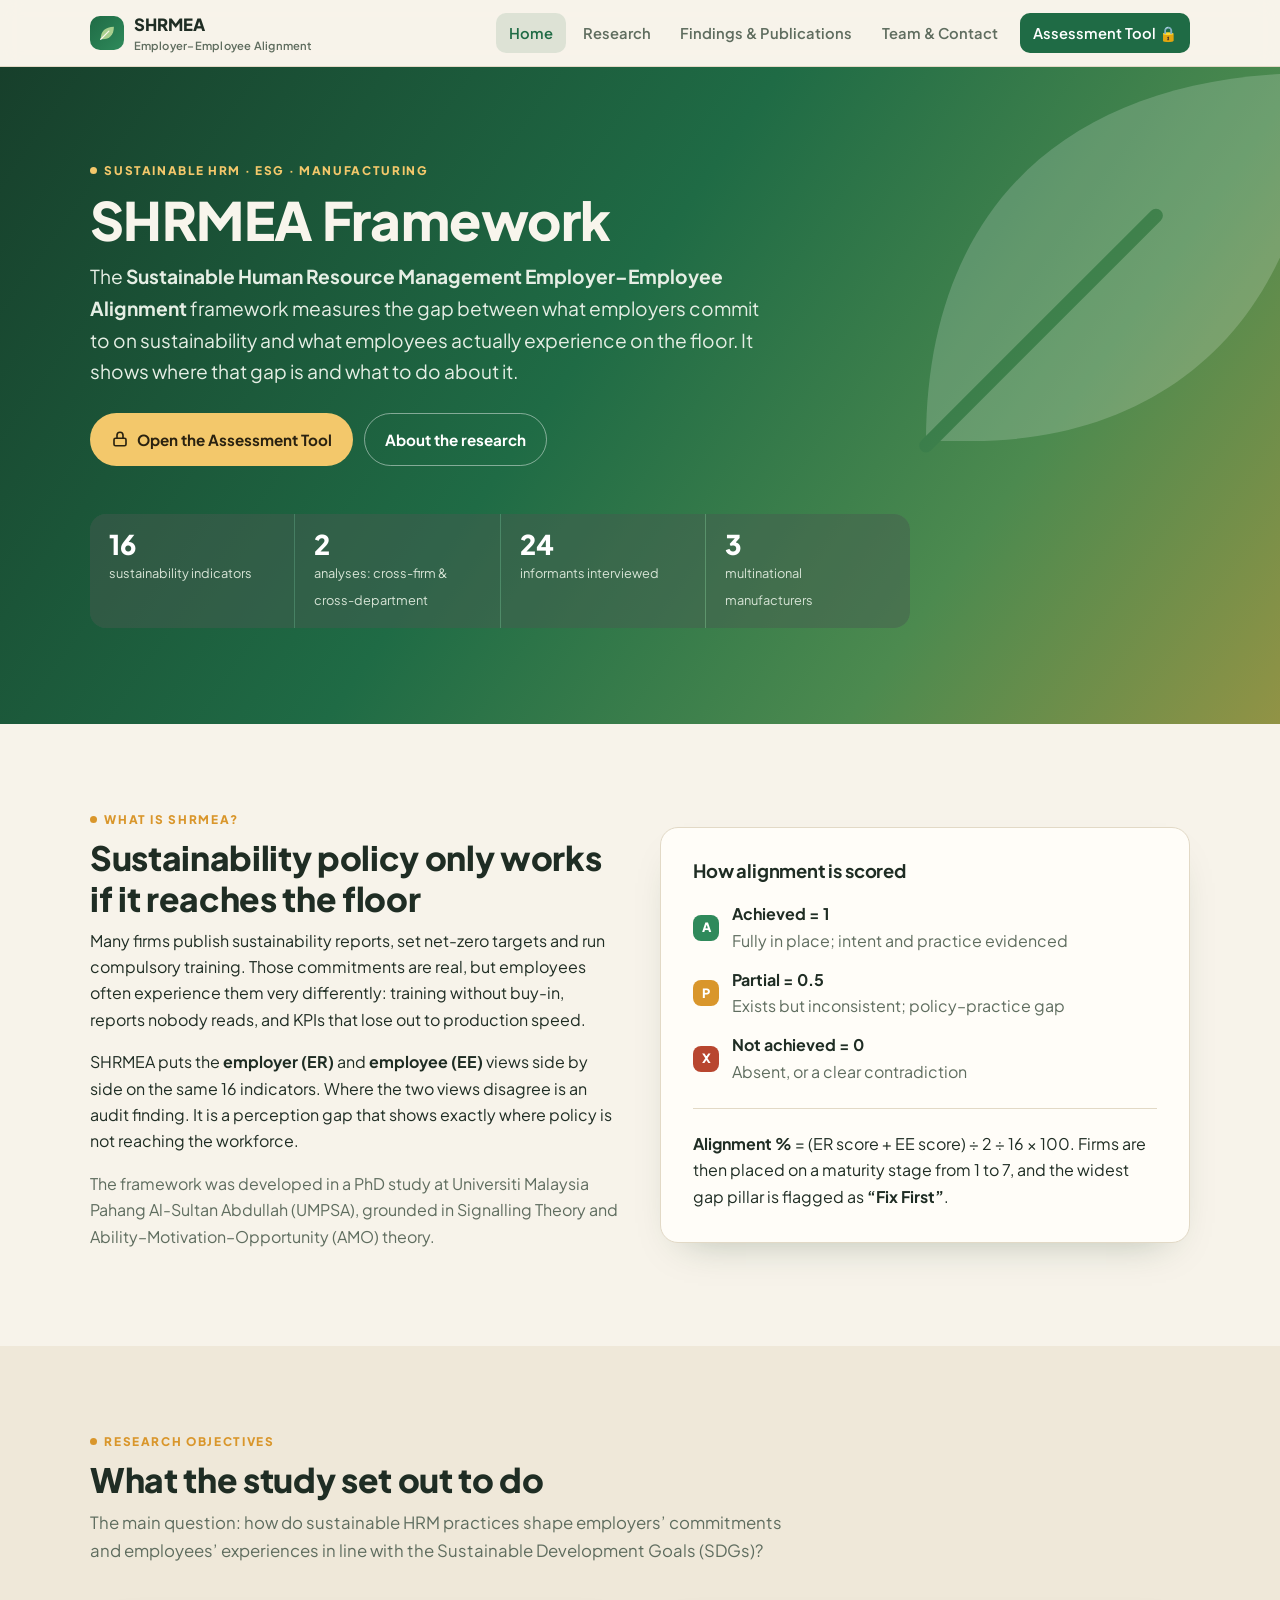
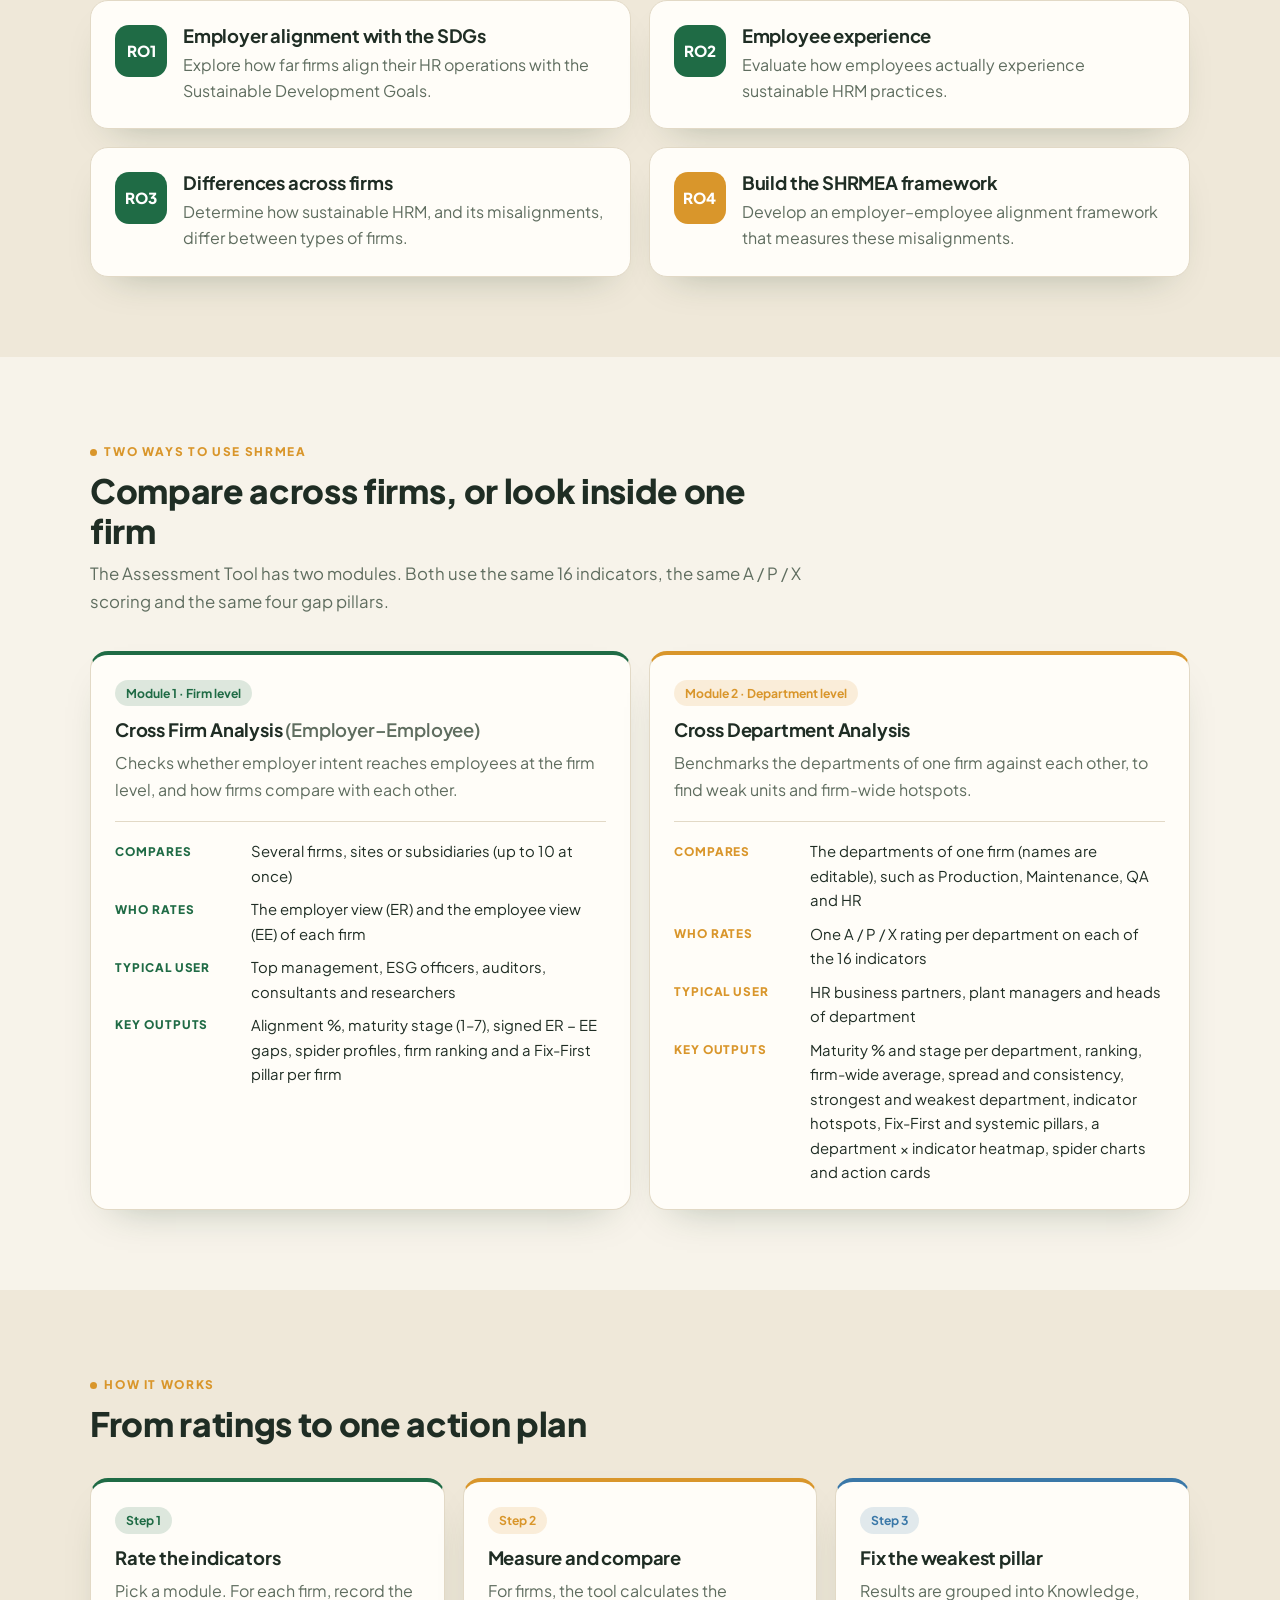
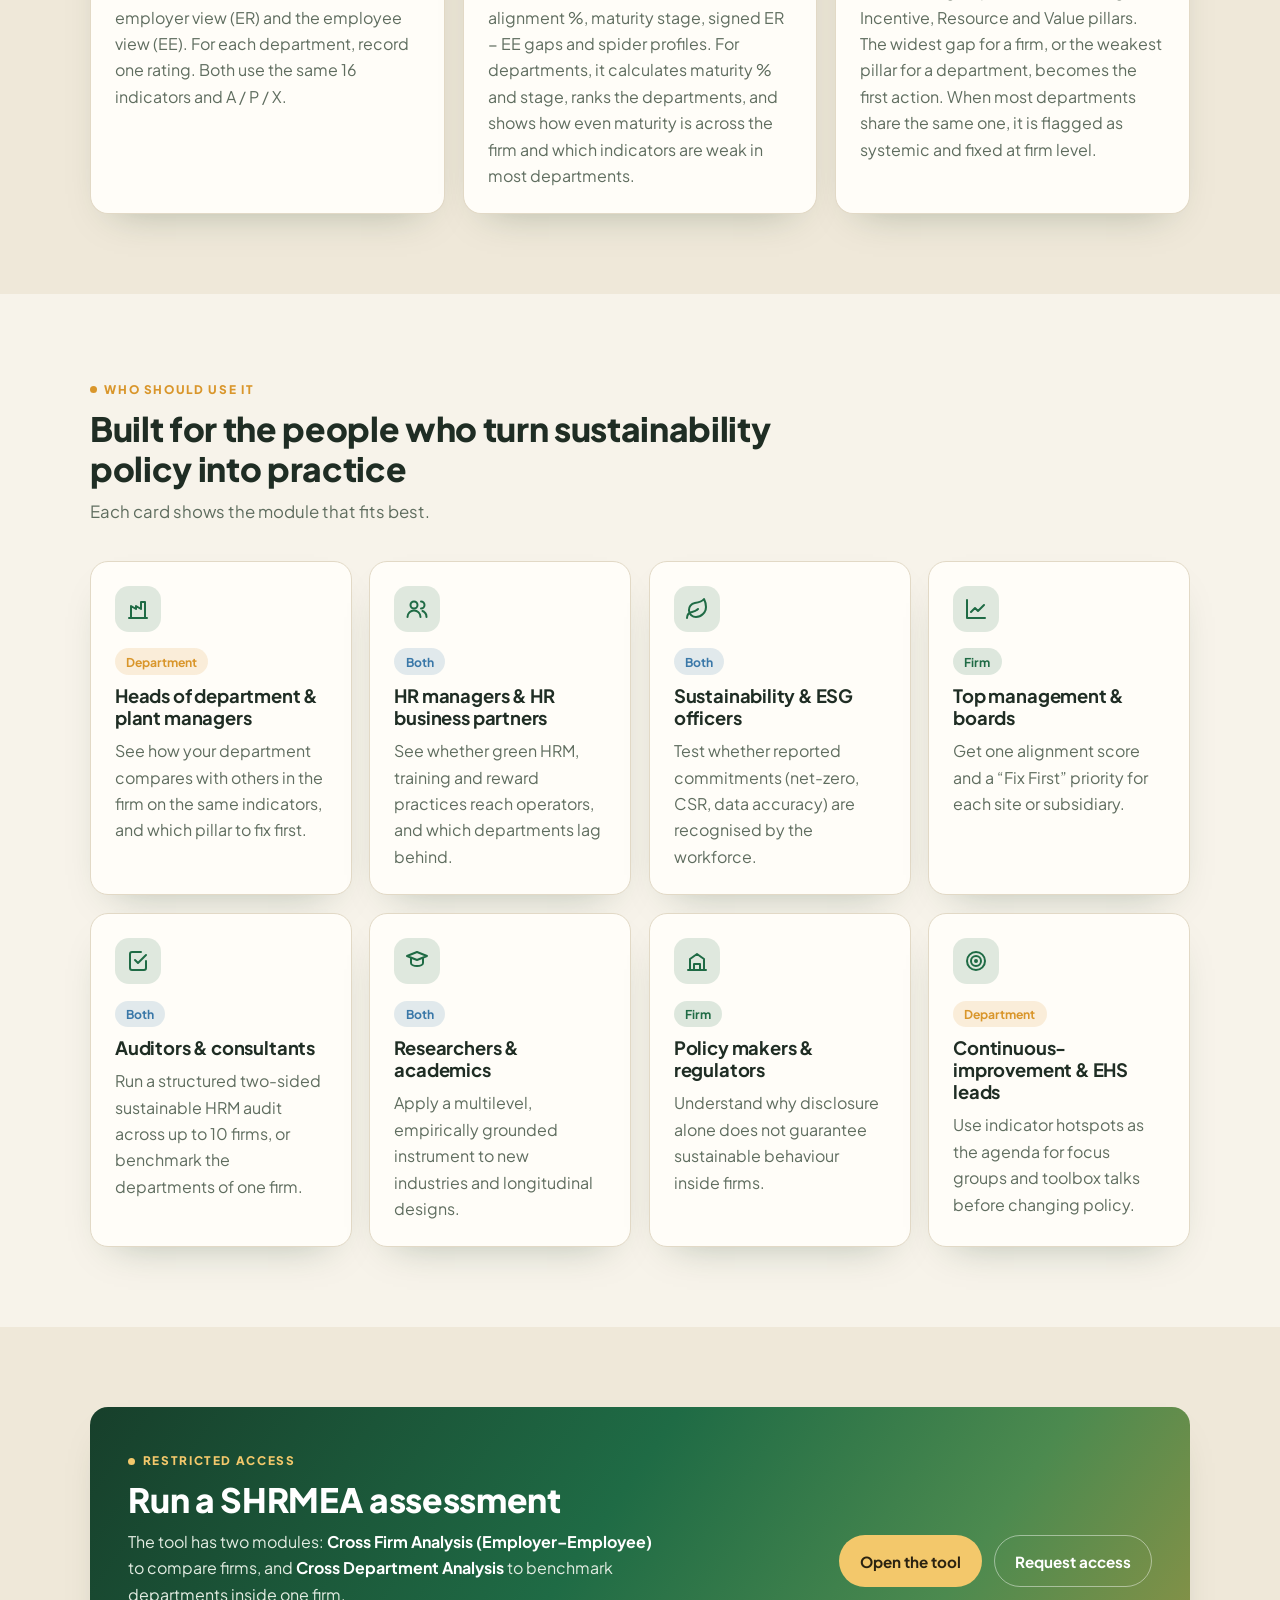
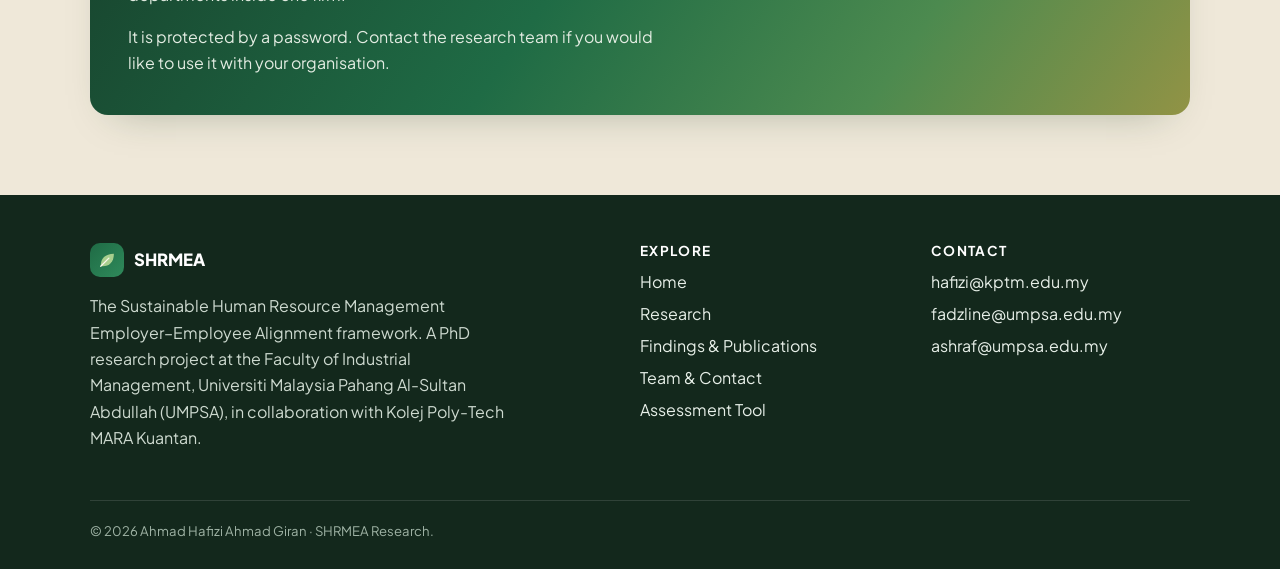
<file: index.html>
<!DOCTYPE html>
<html lang="en">
<head>
<meta charset="UTF-8" />
<meta name="viewport" content="width=device-width, initial-scale=1" />
<title>SHRMEA · Sustainable HRM Employer–Employee Alignment</title>
<meta name="description" content="SHRMEA is a diagnostic framework that measures the gap between what employers commit to on sustainable HRM and what employees actually experience." />
<link rel="preconnect" href="https://fonts.googleapis.com" /><link rel="preconnect" href="https://fonts.gstatic.com" crossorigin />
<link href="https://fonts.googleapis.com/css2?family=Plus+Jakarta+Sans:wght@400;500;600;700;800&display=swap" rel="stylesheet" />
<link rel="stylesheet" href="assets/style.css" />
<link rel="icon" href="data:image/svg+xml,%3Csvg xmlns='http://www.w3.org/2000/svg' viewBox='0 0 32 32'%3E%3Crect width='32' height='32' rx='8' fill='%231f6b45'/%3E%3Cpath d='M7 25C7 14 13 7 26 7c0 12-7 19-17 19' fill='%23a8cf8e'/%3E%3C/svg%3E" />
</head>
<body data-page="home">

<section class="hero">
  <svg class="hero-leaf" viewBox="0 0 200 200" aria-hidden="true"><path d="M20 180C20 80 80 20 190 20c0 100-60 160-150 160" fill="#fff"/><path d="M20 182 120 82" stroke="#1f6b45" stroke-width="6" stroke-linecap="round"/></svg>
  <div class="wrap">
    <span class="eyebrow">Sustainable HRM · ESG · Manufacturing</span>
    <h1>SHRMEA Framework</h1>
    <p class="lead">The <b>Sustainable Human Resource Management Employer–Employee Alignment</b> framework measures the gap between what employers commit to on sustainability and what employees actually experience on the floor. It shows where that gap is and what to do about it.</p>
    <div class="hero-actions">
      <a class="btn btn-amber" href="tool.html"><svg viewBox="0 0 24 24" fill="none" stroke="currentColor" stroke-width="2.2" stroke-linecap="round" stroke-linejoin="round"><rect x="4" y="11" width="16" height="10" rx="2"/><path d="M8 11V7a4 4 0 0 1 8 0v4"/></svg>Open the Assessment Tool</a>
      <a class="btn btn-ghost" href="research.html">About the research</a>
    </div>
    <div class="hero-stats">
      <div><b>16</b><span>sustainability indicators</span></div>
      <div><b>2</b><span>analyses: cross-firm &amp; cross-department</span></div>
      <div><b>24</b><span>informants interviewed</span></div>
      <div><b>3</b><span>multinational manufacturers</span></div>
    </div>
  </div>
</section>

<section class="block">
  <div class="wrap">
    <div class="grid g2" style="align-items:center;gap:2.5rem">
      <div class="reveal">
        <span class="eyebrow">What is SHRMEA?</span>
        <h2>Sustainability policy only works if it reaches the floor</h2>
        <p>Many firms publish sustainability reports, set net-zero targets and run compulsory training. Those commitments are real, but employees often experience them very differently: training without buy-in, reports nobody reads, and KPIs that lose out to production speed.</p>
        <p>SHRMEA puts the <b>employer (ER)</b> and <b>employee (EE)</b> views side by side on the same 16 indicators. Where the two views disagree is an audit finding. It is a perception gap that shows exactly where policy is not reaching the workforce.</p>
        <p class="muted">The framework was developed in a PhD study at Universiti Malaysia Pahang Al-Sultan Abdullah (UMPSA), grounded in Signalling Theory and Ability–Motivation–Opportunity (AMO) theory.</p>
      </div>
      <div class="card reveal" style="padding:2rem">
        <h3 style="margin-bottom:1.2rem">How alignment is scored</h3>
        <div class="grid" style="gap:.8rem">
          <div style="display:flex;gap:.8rem;align-items:center"><span class="chip A">A</span><div><b>Achieved = 1</b><br><span class="muted">Fully in place; intent and practice evidenced</span></div></div>
          <div style="display:flex;gap:.8rem;align-items:center"><span class="chip P">P</span><div><b>Partial = 0.5</b><br><span class="muted">Exists but inconsistent; policy–practice gap</span></div></div>
          <div style="display:flex;gap:.8rem;align-items:center"><span class="chip X">X</span><div><b>Not achieved = 0</b><br><span class="muted">Absent, or a clear contradiction</span></div></div>
        </div>
        <hr style="border:0;border-top:1px solid var(--line);margin:1.4rem 0" />
        <p style="margin:0"><b>Alignment %</b> = (ER score + EE score) &divide; 2 &divide; 16 &times; 100. Firms are then placed on a maturity stage from 1 to 7, and the widest gap pillar is flagged as <b>“Fix First”</b>.</p>
      </div>
    </div>
  </div>
</section>

<section class="block alt">
  <div class="wrap">
    <div class="section-head reveal">
      <span class="eyebrow">Research objectives</span>
      <h2>What the study set out to do</h2>
      <p>The main question: how do sustainable HRM practices shape employers’ commitments and employees’ experiences in line with the Sustainable Development Goals (SDGs)?</p>
    </div>
    <div class="grid g2">
      <div class="card ro reveal"><div class="badge">RO1</div><div><h3>Employer alignment with the SDGs</h3><p class="muted">Explore how far firms align their HR operations with the Sustainable Development Goals.</p></div></div>
      <div class="card ro reveal"><div class="badge">RO2</div><div><h3>Employee experience</h3><p class="muted">Evaluate how employees actually experience sustainable HRM practices.</p></div></div>
      <div class="card ro reveal"><div class="badge">RO3</div><div><h3>Differences across firms</h3><p class="muted">Determine how sustainable HRM, and its misalignments, differ between types of firms.</p></div></div>
      <div class="card ro reveal"><div class="badge" style="background:var(--amber)">RO4</div><div><h3>Build the SHRMEA framework</h3><p class="muted">Develop an employer–employee alignment framework that measures these misalignments.</p></div></div>
    </div>
  </div>
</section>

<section class="block" id="modules">
  <div class="wrap">
    <div class="section-head reveal">
      <span class="eyebrow">Two ways to use SHRMEA</span>
      <h2>Compare across firms, or look inside one firm</h2>
      <p>The Assessment Tool has two modules. Both use the same 16 indicators, the same A / P / X scoring and the same four gap pillars.</p>
    </div>
    <div class="grid g2">
      <div class="card accent-top module reveal" style="--c:var(--green)">
        <span class="pill">Module 1 · Firm level</span>
        <h3 style="margin-top:.8rem">Cross Firm Analysis <span class="muted" style="font-weight:600">(Employer–Employee)</span></h3>
        <p class="muted">Checks whether employer intent reaches employees at the firm level, and how firms compare with each other.</p>
        <dl class="facts">
          <dt>Compares</dt><dd>Several firms, sites or subsidiaries (up to 10 at once)</dd>
          <dt>Who rates</dt><dd>The employer view (ER) and the employee view (EE) of each firm</dd>
          <dt>Typical user</dt><dd>Top management, ESG officers, auditors, consultants and researchers</dd>
          <dt>Key outputs</dt><dd>Alignment %, maturity stage (1–7), signed ER − EE gaps, spider profiles, firm ranking and a Fix-First pillar per firm</dd>
        </dl>
      </div>
      <div class="card accent-top module reveal" style="--c:var(--amber)">
        <span class="pill" style="--c:var(--amber)">Module 2 · Department level</span>
        <h3 style="margin-top:.8rem">Cross Department Analysis</h3>
        <p class="muted">Benchmarks the departments of one firm against each other, to find weak units and firm-wide hotspots.</p>
        <dl class="facts">
          <dt>Compares</dt><dd>The departments of one firm (names are editable), such as Production, Maintenance, QA and HR</dd>
          <dt>Who rates</dt><dd>One A / P / X rating per department on each of the 16 indicators</dd>
          <dt>Typical user</dt><dd>HR business partners, plant managers and heads of department</dd>
          <dt>Key outputs</dt><dd>Maturity % and stage per department, ranking, firm-wide average, spread and consistency, strongest and weakest department, indicator hotspots, Fix-First and systemic pillars, a department × indicator heatmap, spider charts and action cards</dd>
        </dl>
      </div>
    </div>
  </div>
</section>

<section class="block alt">
  <div class="wrap">
    <div class="section-head reveal">
      <span class="eyebrow">How it works</span>
      <h2>From ratings to one action plan</h2>
    </div>
    <div class="grid g3">
      <div class="card accent-top reveal" style="--c:var(--green)"><span class="pill">Step 1</span><h3 style="margin-top:.8rem">Rate the indicators</h3><p class="muted">Pick a module. For each firm, record the employer view (ER) and the employee view (EE). For each department, record one rating. Both use the same 16 indicators and A / P / X.</p></div>
      <div class="card accent-top reveal" style="--c:var(--amber)"><span class="pill" style="--c:var(--amber)">Step 2</span><h3 style="margin-top:.8rem">Measure and compare</h3><p class="muted">For firms, the tool calculates the alignment %, maturity stage, signed ER − EE gaps and spider profiles. For departments, it calculates maturity % and stage, ranks the departments, and shows how even maturity is across the firm and which indicators are weak in most departments.</p></div>
      <div class="card accent-top reveal" style="--c:var(--blue)"><span class="pill" style="--c:var(--blue)">Step 3</span><h3 style="margin-top:.8rem">Fix the weakest pillar</h3><p class="muted">Results are grouped into Knowledge, Incentive, Resource and Value pillars. The widest gap for a firm, or the weakest pillar for a department, becomes the first action. When most departments share the same one, it is flagged as systemic and fixed at firm level.</p></div>
    </div>
  </div>
</section>

<section class="block">
  <div class="wrap">
    <div class="section-head reveal">
      <span class="eyebrow">Who should use it</span>
      <h2>Built for the people who turn sustainability policy into practice</h2>
      <p>Each card shows the module that fits best.</p>
    </div>
    <div class="grid g4">
      <div class="card reveal"><div class="icon"><svg viewBox="0 0 24 24" fill="none" stroke="currentColor" stroke-width="2" stroke-linecap="round" stroke-linejoin="round"><path d="M3 21h18"/><path d="M5 21V9l5 3V9l5 3V5h4v16"/></svg></div><span class="pill" style="--c:var(--amber)">Department</span><h3 style="margin-top:.6rem">Heads of department &amp; plant managers</h3><p class="muted">See how your department compares with others in the firm on the same indicators, and which pillar to fix first.</p></div>
      <div class="card reveal"><div class="icon"><svg viewBox="0 0 24 24" fill="none" stroke="currentColor" stroke-width="2" stroke-linecap="round" stroke-linejoin="round"><circle cx="9" cy="8" r="3.5"/><path d="M2.5 20a6.5 6.5 0 0 1 13 0"/><path d="M16 4.5a3.5 3.5 0 0 1 0 7M21.5 20a6.5 6.5 0 0 0-4-6"/></svg></div><span class="pill" style="--c:var(--blue)">Both</span><h3 style="margin-top:.6rem">HR managers &amp; HR business partners</h3><p class="muted">See whether green HRM, training and reward practices reach operators, and which departments lag behind.</p></div>
      <div class="card reveal"><div class="icon"><svg viewBox="0 0 24 24" fill="none" stroke="currentColor" stroke-width="2" stroke-linecap="round" stroke-linejoin="round"><path d="M11 20A7 7 0 0 1 9.8 6.1C15.5 5 17 4.5 19 2c1 2 2 4.2 2 8 0 5.5-4.8 10-10 10Z"/><path d="M2 21c0-3 1.9-5.4 5.1-6 2.4-.5 4.9-2 5.9-3"/></svg></div><span class="pill" style="--c:var(--blue)">Both</span><h3 style="margin-top:.6rem">Sustainability &amp; ESG officers</h3><p class="muted">Test whether reported commitments (net-zero, CSR, data accuracy) are recognised by the workforce.</p></div>
      <div class="card reveal"><div class="icon"><svg viewBox="0 0 24 24" fill="none" stroke="currentColor" stroke-width="2" stroke-linecap="round" stroke-linejoin="round"><path d="M3 3v18h18"/><path d="m7 15 4-4 3 3 6-6"/></svg></div><span class="pill">Firm</span><h3 style="margin-top:.6rem">Top management &amp; boards</h3><p class="muted">Get one alignment score and a “Fix First” priority for each site or subsidiary.</p></div>
      <div class="card reveal"><div class="icon"><svg viewBox="0 0 24 24" fill="none" stroke="currentColor" stroke-width="2" stroke-linecap="round" stroke-linejoin="round"><path d="M9 11l3 3 8-8"/><path d="M20 12v7a2 2 0 0 1-2 2H6a2 2 0 0 1-2-2V5a2 2 0 0 1 2-2h9"/></svg></div><span class="pill" style="--c:var(--blue)">Both</span><h3 style="margin-top:.6rem">Auditors &amp; consultants</h3><p class="muted">Run a structured two-sided sustainable HRM audit across up to 10 firms, or benchmark the departments of one firm.</p></div>
      <div class="card reveal"><div class="icon"><svg viewBox="0 0 24 24" fill="none" stroke="currentColor" stroke-width="2" stroke-linecap="round" stroke-linejoin="round"><path d="M2 7l10-4 10 4-10 4L2 7z"/><path d="M6 9v5c0 1.7 2.7 3 6 3s6-1.3 6-3V9"/></svg></div><span class="pill" style="--c:var(--blue)">Both</span><h3 style="margin-top:.6rem">Researchers &amp; academics</h3><p class="muted">Apply a multilevel, empirically grounded instrument to new industries and longitudinal designs.</p></div>
      <div class="card reveal"><div class="icon"><svg viewBox="0 0 24 24" fill="none" stroke="currentColor" stroke-width="2" stroke-linecap="round" stroke-linejoin="round"><path d="M3 21h18M5 21V10l7-5 7 5v11"/><path d="M9 21v-6h6v6"/></svg></div><span class="pill">Firm</span><h3 style="margin-top:.6rem">Policy makers &amp; regulators</h3><p class="muted">Understand why disclosure alone does not guarantee sustainable behaviour inside firms.</p></div>
      <div class="card reveal"><div class="icon"><svg viewBox="0 0 24 24" fill="none" stroke="currentColor" stroke-width="2" stroke-linecap="round" stroke-linejoin="round"><circle cx="12" cy="12" r="9"/><circle cx="12" cy="12" r="5"/><circle cx="12" cy="12" r="1"/></svg></div><span class="pill" style="--c:var(--amber)">Department</span><h3 style="margin-top:.6rem">Continuous-improvement &amp; EHS leads</h3><p class="muted">Use indicator hotspots as the agenda for focus groups and toolbox talks before changing policy.</p></div>
    </div>
  </div>
</section>

<section class="block alt">
  <div class="wrap">
    <div class="card lock-cta reveal" style="padding:2.4rem;background:var(--hero-grad);color:#f8f5ec;border:0">
      <div>
        <span class="eyebrow" style="color:#f3c86b">Restricted access</span>
        <h2 style="color:#fff">Run a SHRMEA assessment</h2>
        <p style="color:#e3ece2">The tool has two modules: <b style="color:#fff">Cross Firm Analysis (Employer–Employee)</b> to compare firms, and <b style="color:#fff">Cross Department Analysis</b> to benchmark departments inside one firm.</p>
        <p style="color:#e3ece2;margin:0">It is protected by a password. Contact the research team if you would like to use it with your organisation.</p>
      </div>
      <div style="display:flex;flex-wrap:wrap;gap:.7rem;justify-content:flex-end">
        <a class="btn btn-amber" href="tool.html">Open the tool</a>
        <a class="btn btn-ghost" href="team.html">Request access</a>
      </div>
    </div>
  </div>
</section>

<script src="assets/site.js"></script>
</body>
</html>
</file>
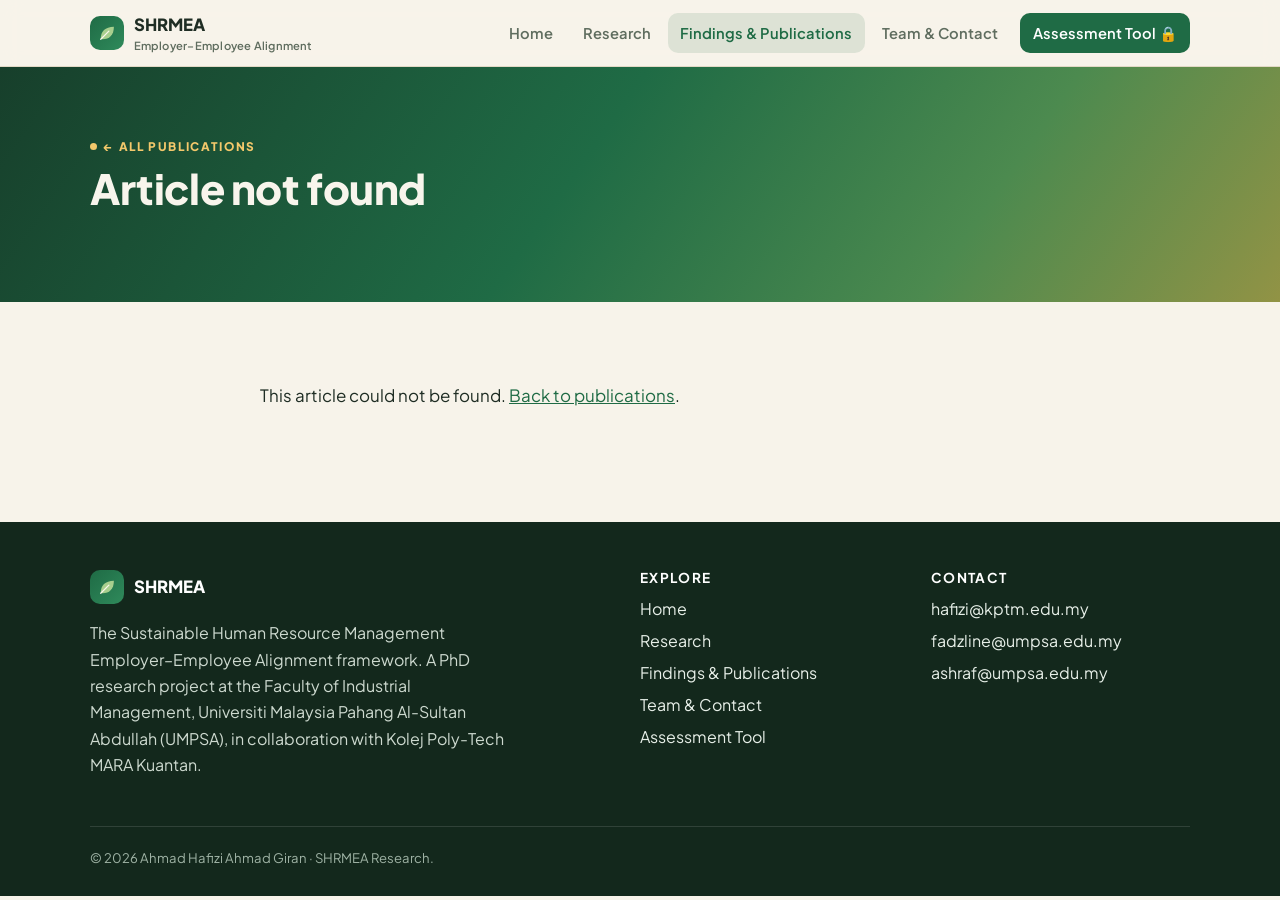
<file: article.html>
<!DOCTYPE html>
<html lang="en">
<head>
<meta charset="UTF-8" />
<meta name="viewport" content="width=device-width, initial-scale=1" />
<title>Article · SHRMEA</title>
<link rel="preconnect" href="https://fonts.googleapis.com" /><link rel="preconnect" href="https://fonts.gstatic.com" crossorigin />
<link href="https://fonts.googleapis.com/css2?family=Plus+Jakarta+Sans:wght@400;500;600;700;800&display=swap" rel="stylesheet" />
<link rel="stylesheet" href="assets/style.css" />
<link rel="icon" href="data:image/svg+xml,%3Csvg xmlns='http://www.w3.org/2000/svg' viewBox='0 0 32 32'%3E%3Crect width='32' height='32' rx='8' fill='%231f6b45'/%3E%3Cpath d='M7 25C7 14 13 7 26 7c0 12-7 19-17 19' fill='%23a8cf8e'/%3E%3C/svg%3E" />
<style>
  .prose { max-width: 760px; margin: 0 auto; font-size: 1.06rem; }
  .prose h2 { font-size: 1.45rem; margin-top: 2.2rem; }
  .prose p { margin: 0 0 1.2rem; }
</style>
</head>
<body data-page="findings">

<section class="hero small">
  <div class="wrap">
    <a href="findings.html#publications" class="eyebrow" style="text-decoration:none">&larr; All publications</a>
    <h1 id="title" style="font-size:clamp(1.7rem,4vw,2.6rem)">Article</h1>
    <p class="lead" id="meta"></p>
  </div>
</section>

<section class="block">
  <div class="wrap">
    <article class="prose" id="body"></article>
    <div class="prose" id="links" style="display:flex;flex-wrap:wrap;gap:.6rem;margin-top:2rem"></div>
  </div>
</section>

<script src="data/articles.js"></script>
<script>
(function () {
  var esc = function (s) { return String(s == null ? "" : s).replace(/[&<>"']/g, function (c) { return { "&": "&amp;", "<": "&lt;", ">": "&gt;", '"': "&quot;", "'": "&#39;" }[c]; }); };
  var id = new URLSearchParams(location.search).get("id");
  var a = (window.SHRMEA_ARTICLES || []).filter(function (x) { return x.id === id; })[0];
  if (!a) { document.getElementById("title").textContent = "Article not found"; document.getElementById("body").innerHTML = '<p>This article could not be found. <a href="findings.html#publications">Back to publications</a>.</p>'; return; }
  document.title = a.title + " · SHRMEA";
  document.getElementById("title").textContent = a.title;
  document.getElementById("meta").innerHTML = [a.authors, [a.type, a.venue, a.year, a.status].filter(Boolean).join(" · ")].filter(Boolean).map(esc).join("<br>");
  var html = "";
  if (a.abstract && !a.body) html += "<p>" + esc(a.abstract) + "</p>";
  (a.body || "").split(/\n\s*\n/).forEach(function (blk) {
    blk = blk.trim(); if (!blk) return;
    html += blk.indexOf("## ") === 0 ? "<h2>" + esc(blk.slice(3)) + "</h2>" : "<p>" + esc(blk).replace(/\n/g, "<br>") + "</p>";
  });
  document.getElementById("body").innerHTML = html;
  var l = "";
  if (a.link) l += '<a class="btn btn-green" href="' + esc(a.link) + '" target="_blank" rel="noopener">View original article</a>';
  if (a.doi) l += '<a class="btn btn-outline" href="https://doi.org/' + esc(a.doi) + '" target="_blank" rel="noopener">DOI: ' + esc(a.doi) + "</a>";
  if (a.pdf) l += '<a class="btn btn-outline" href="' + esc(a.pdf) + '" target="_blank" rel="noopener">Download PDF</a>';
  document.getElementById("links").innerHTML = l;
})();
</script>
<script src="assets/site.js"></script>
</body>
</html>
</file>
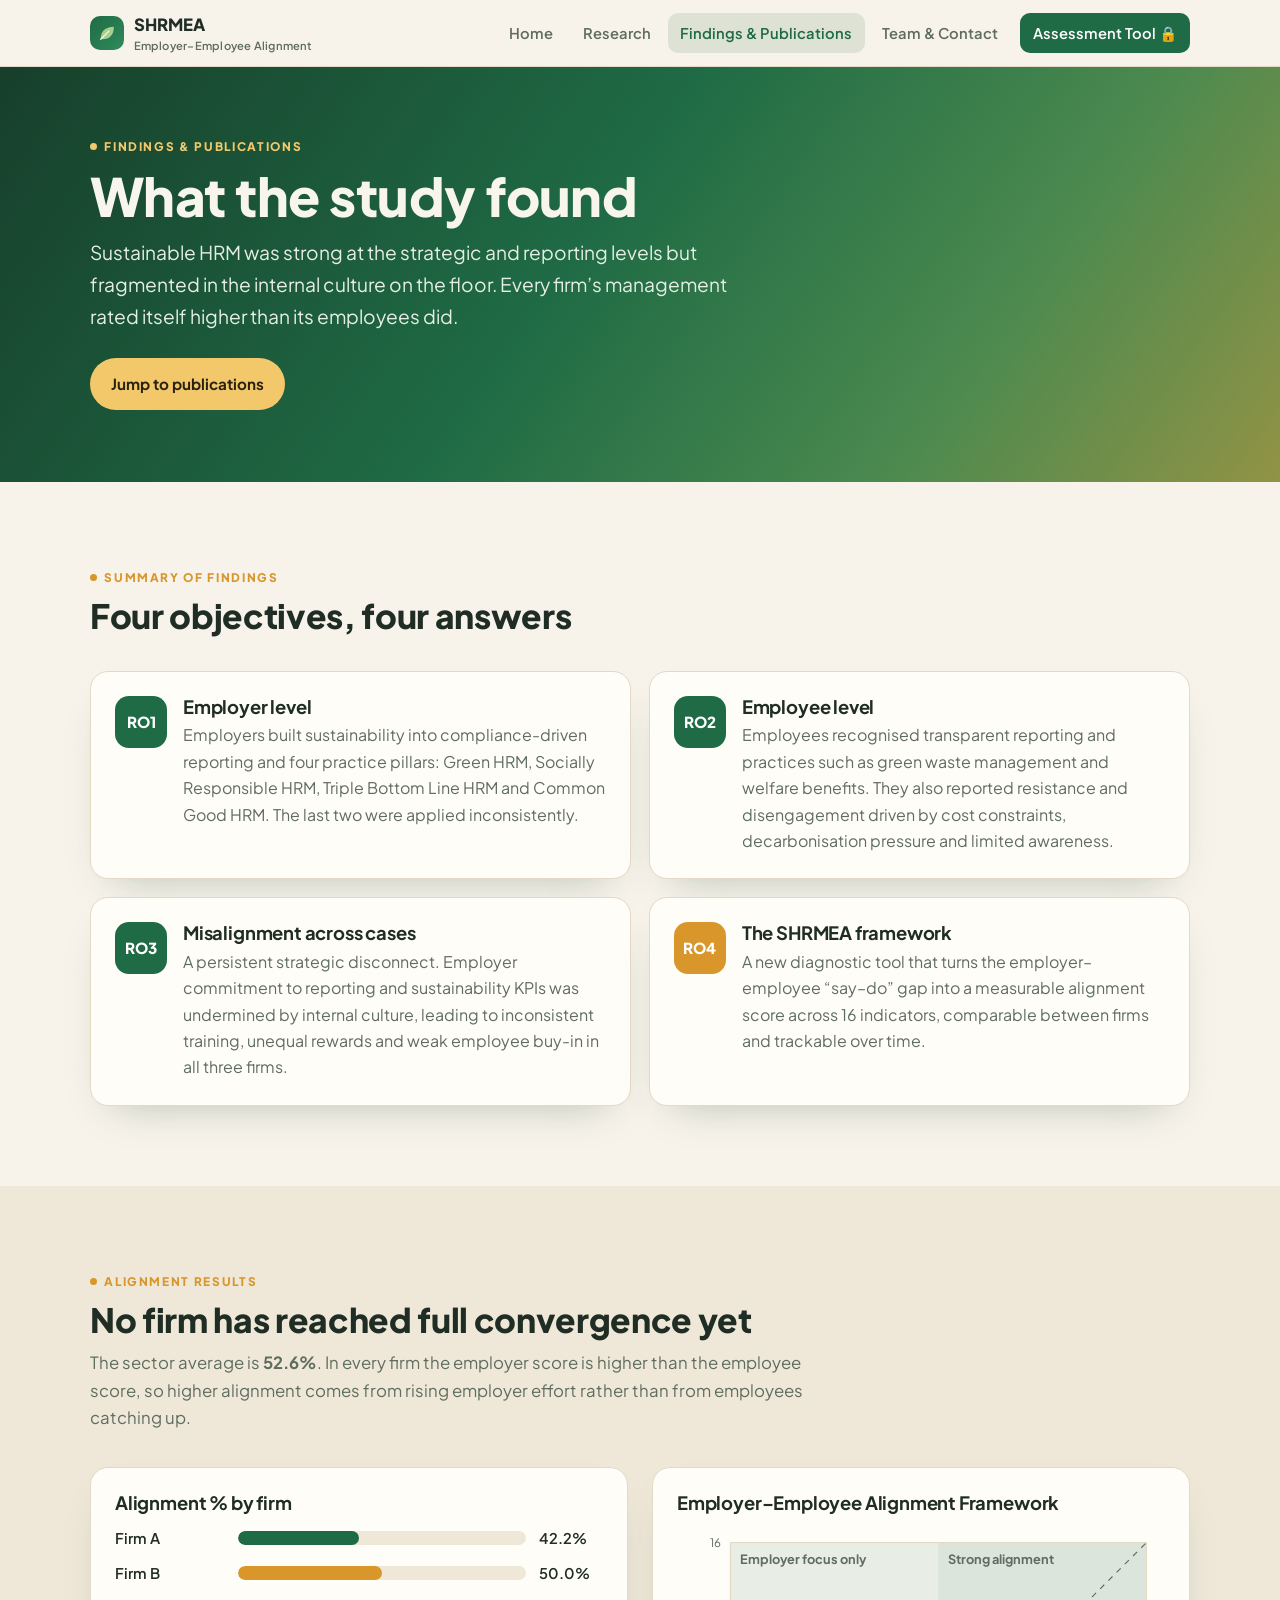
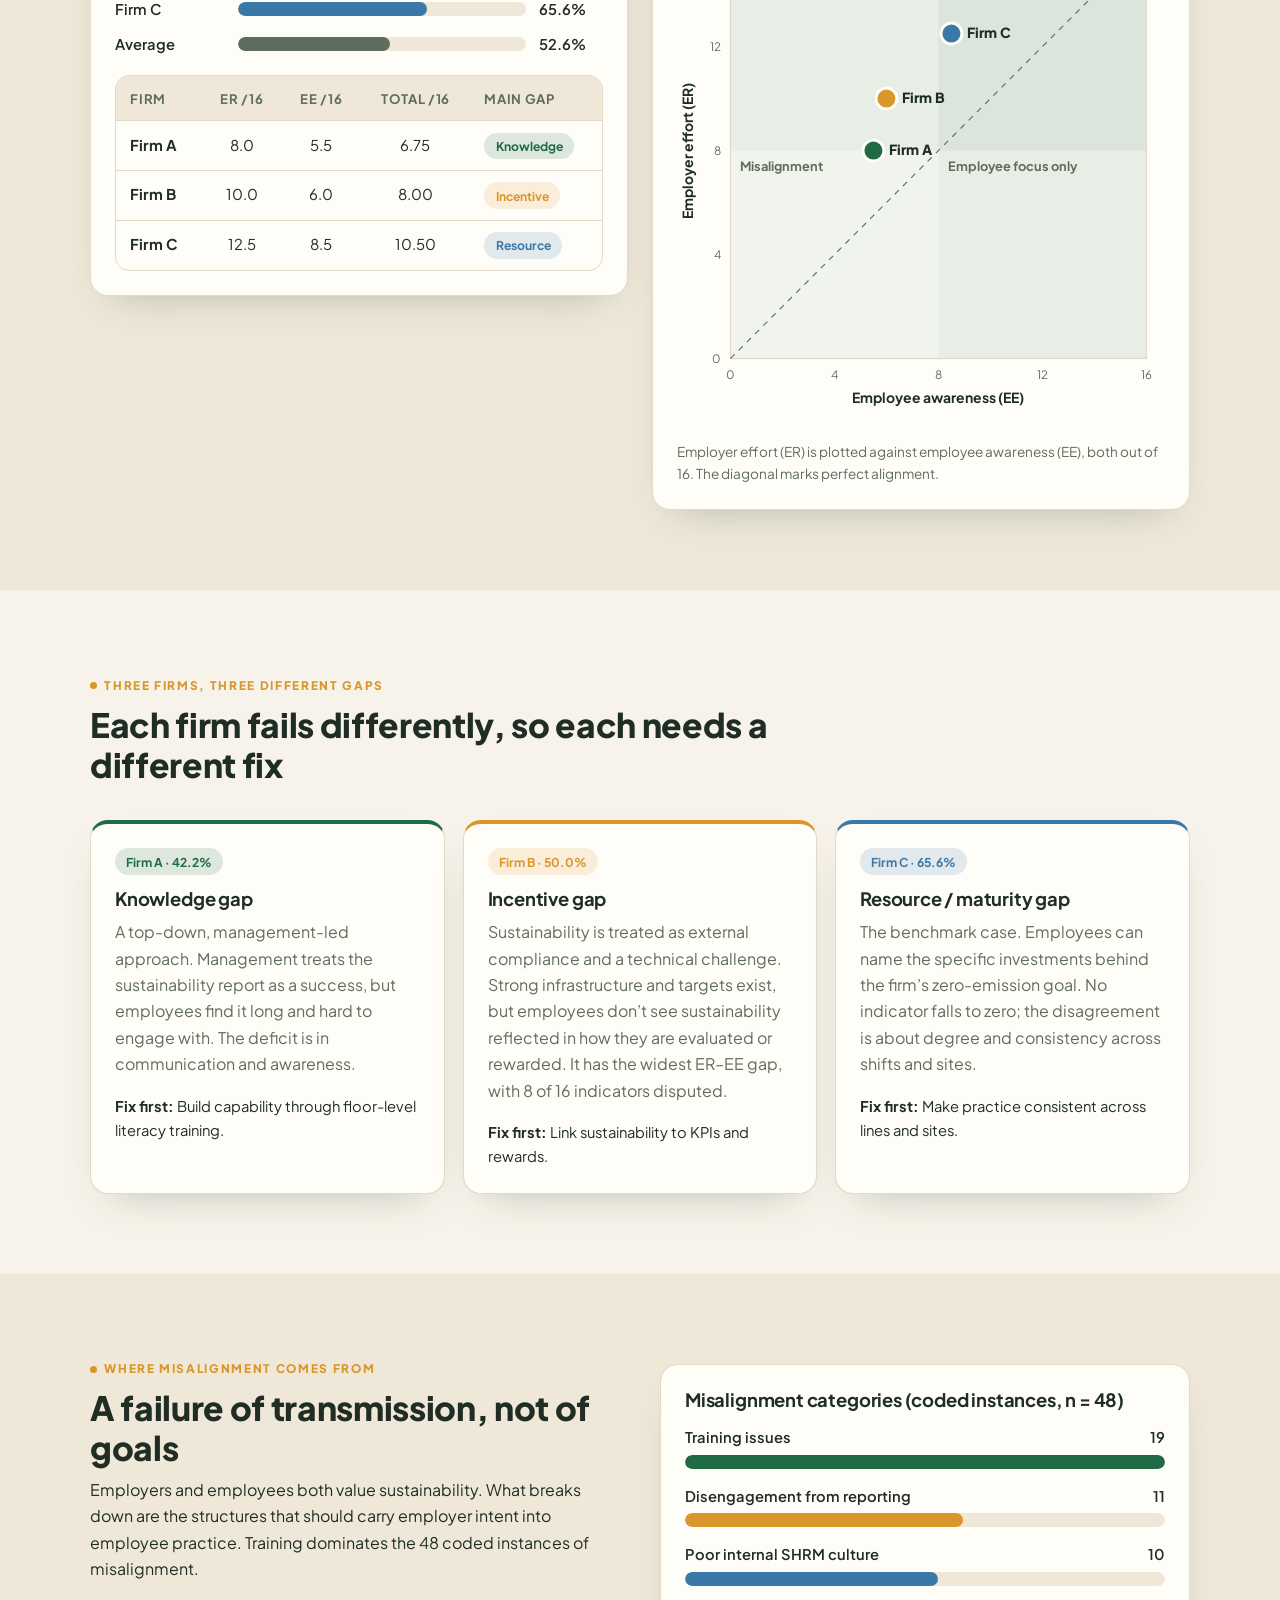
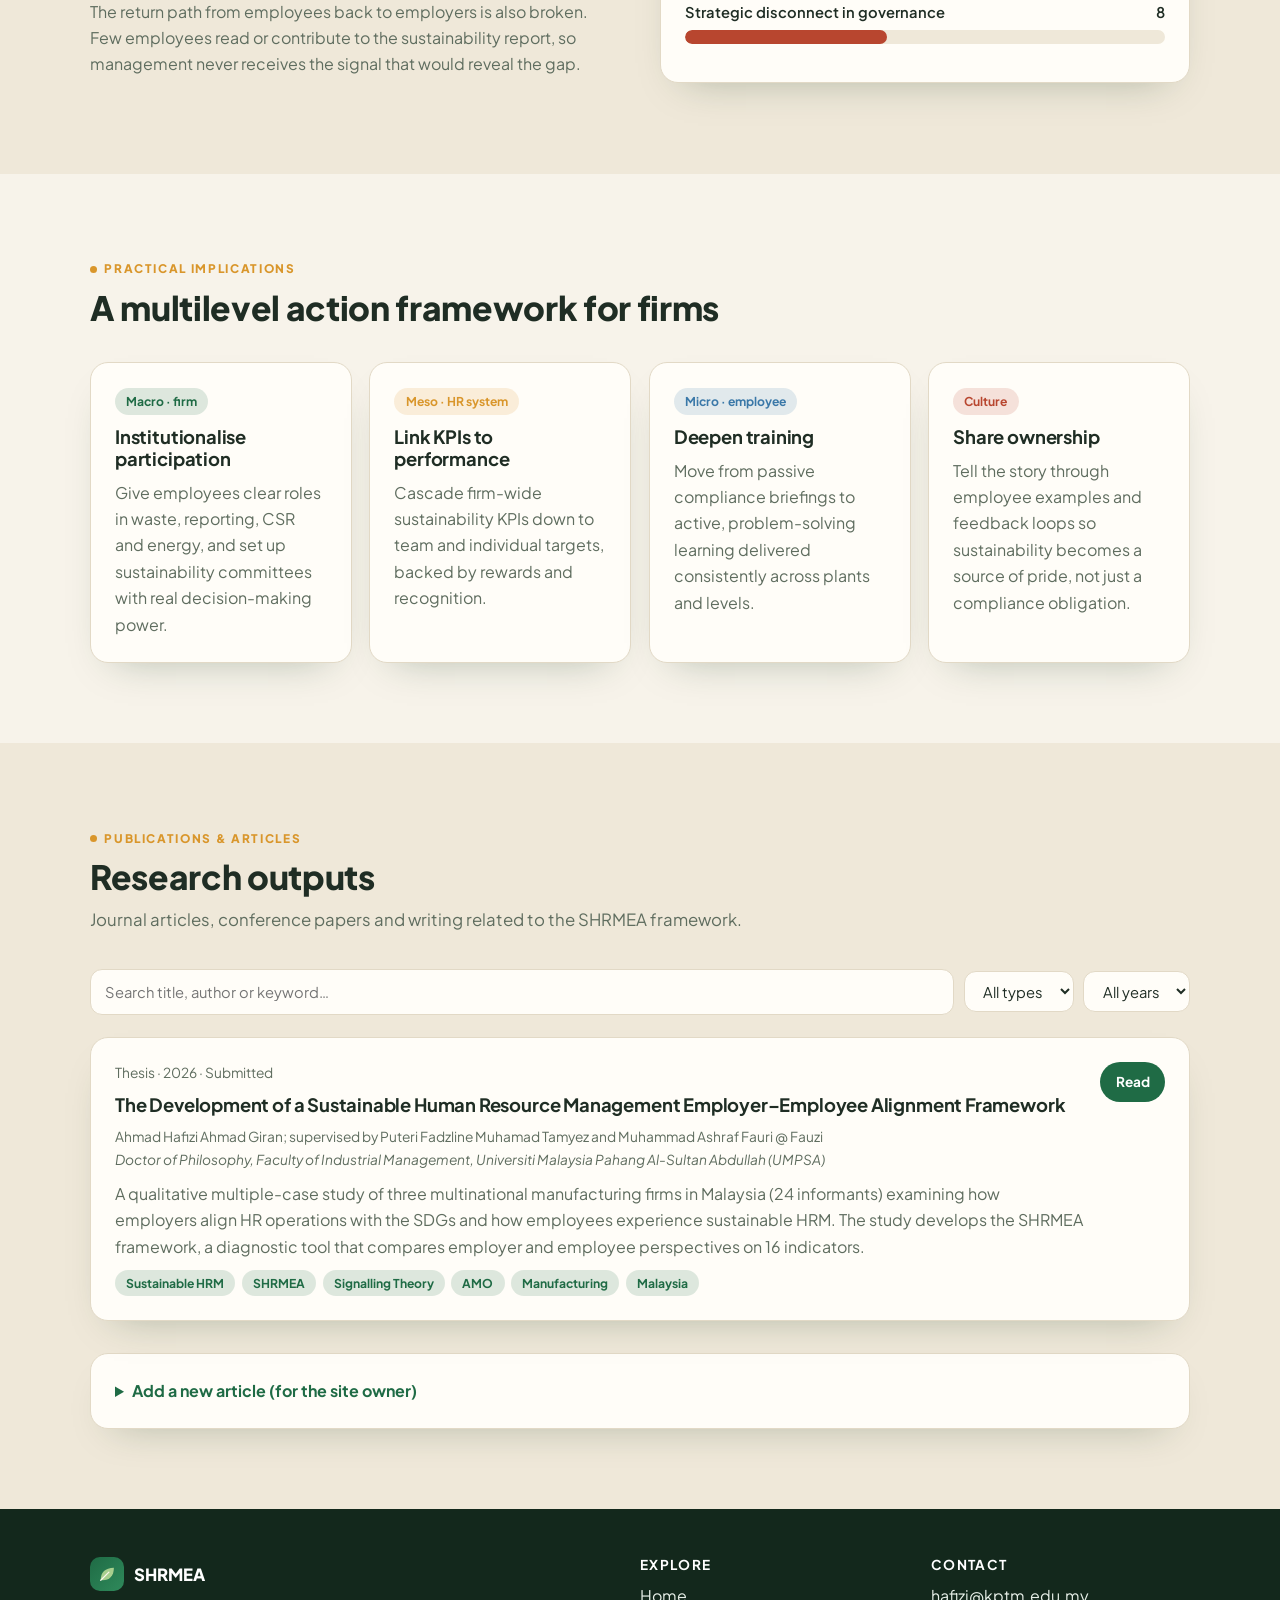
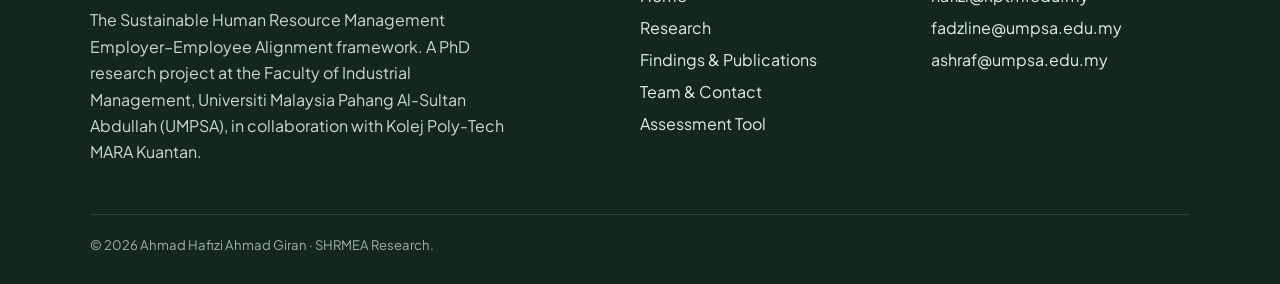
<file: findings.html>
<!DOCTYPE html>
<html lang="en">
<head>
<meta charset="UTF-8" />
<meta name="viewport" content="width=device-width, initial-scale=1" />
<title>Findings &amp; Publications · SHRMEA</title>
<meta name="description" content="Key findings of the SHRMEA study and a list of related articles and publications." />
<link rel="preconnect" href="https://fonts.googleapis.com" /><link rel="preconnect" href="https://fonts.gstatic.com" crossorigin />
<link href="https://fonts.googleapis.com/css2?family=Plus+Jakarta+Sans:wght@400;500;600;700;800&display=swap" rel="stylesheet" />
<link rel="stylesheet" href="assets/style.css" />
<link rel="icon" href="data:image/svg+xml,%3Csvg xmlns='http://www.w3.org/2000/svg' viewBox='0 0 32 32'%3E%3Crect width='32' height='32' rx='8' fill='%231f6b45'/%3E%3Cpath d='M7 25C7 14 13 7 26 7c0 12-7 19-17 19' fill='%23a8cf8e'/%3E%3C/svg%3E" />
</head>
<body data-page="findings">

<section class="hero small">
  <div class="wrap">
    <span class="eyebrow">Findings &amp; publications</span>
    <h1>What the study found</h1>
    <p class="lead">Sustainable HRM was strong at the strategic and reporting levels but fragmented in the internal culture on the floor. Every firm’s management rated itself higher than its employees did.</p>
    <div class="hero-actions"><a class="btn btn-amber" href="#publications">Jump to publications</a></div>
  </div>
</section>

<!-- Key findings by RO -->
<section class="block">
  <div class="wrap">
    <div class="section-head reveal">
      <span class="eyebrow">Summary of findings</span>
      <h2>Four objectives, four answers</h2>
    </div>
    <div class="grid g2">
      <div class="card ro reveal"><div class="badge">RO1</div><div><h3>Employer level</h3><p class="muted">Employers built sustainability into compliance-driven reporting and four practice pillars: Green HRM, Socially Responsible HRM, Triple Bottom Line HRM and Common Good HRM. The last two were applied inconsistently.</p></div></div>
      <div class="card ro reveal"><div class="badge">RO2</div><div><h3>Employee level</h3><p class="muted">Employees recognised transparent reporting and practices such as green waste management and welfare benefits. They also reported resistance and disengagement driven by cost constraints, decarbonisation pressure and limited awareness.</p></div></div>
      <div class="card ro reveal"><div class="badge">RO3</div><div><h3>Misalignment across cases</h3><p class="muted">A persistent strategic disconnect. Employer commitment to reporting and sustainability KPIs was undermined by internal culture, leading to inconsistent training, unequal rewards and weak employee buy-in in all three firms.</p></div></div>
      <div class="card ro reveal"><div class="badge" style="background:var(--amber)">RO4</div><div><h3>The SHRMEA framework</h3><p class="muted">A new diagnostic tool that turns the employer–employee “say–do” gap into a measurable alignment score across 16 indicators, comparable between firms and trackable over time.</p></div></div>
    </div>
  </div>
</section>

<!-- Alignment results -->
<section class="block alt">
  <div class="wrap">
    <div class="section-head reveal">
      <span class="eyebrow">Alignment results</span>
      <h2>No firm has reached full convergence yet</h2>
      <p>The sector average is <b id="avg">52.6%</b>. In every firm the employer score is higher than the employee score, so higher alignment comes from rising employer effort rather than from employees catching up.</p>
    </div>
    <div class="grid g2" style="gap:1.5rem;align-items:start">
      <div class="card reveal">
        <h3>Alignment % by firm</h3>
        <div id="bars"></div>
        <div class="table-wrap" style="margin-top:1.2rem;box-shadow:none">
          <table>
            <thead><tr><th>Firm</th><th class="c">ER /16</th><th class="c">EE /16</th><th class="c">Total /16</th><th>Main gap</th></tr></thead>
            <tbody id="firmTable"></tbody>
          </table>
        </div>
      </div>
      <figure class="card reveal">
        <h3>Employer–Employee Alignment Framework</h3>
        <div id="quadrant"></div>
        <figcaption>Employer effort (ER) is plotted against employee awareness (EE), both out of 16. The diagonal marks perfect alignment.</figcaption>
      </figure>
    </div>
  </div>
</section>

<!-- Firm profiles -->
<section class="block">
  <div class="wrap">
    <div class="section-head reveal">
      <span class="eyebrow">Three firms, three different gaps</span>
      <h2>Each firm fails differently, so each needs a different fix</h2>
    </div>
    <div class="grid g3" id="firmCards"></div>
  </div>
</section>

<!-- Misalignment categories -->
<section class="block alt">
  <div class="wrap">
    <div class="grid g2" style="gap:2.5rem;align-items:center">
      <div class="reveal">
        <span class="eyebrow">Where misalignment comes from</span>
        <h2>A failure of transmission, not of goals</h2>
        <p>Employers and employees both value sustainability. What breaks down are the structures that should carry employer intent into employee practice. Training dominates the 48 coded instances of misalignment.</p>
        <p class="muted">The return path from employees back to employers is also broken. Few employees read or contribute to the sustainability report, so management never receives the signal that would reveal the gap.</p>
      </div>
      <div class="card reveal">
        <h3>Misalignment categories (coded instances, n = 48)</h3>
        <div id="cats"></div>
      </div>
    </div>
  </div>
</section>

<!-- Recommended actions -->
<section class="block">
  <div class="wrap">
    <div class="section-head reveal">
      <span class="eyebrow">Practical implications</span>
      <h2>A multilevel action framework for firms</h2>
    </div>
    <div class="grid g4">
      <div class="card reveal"><span class="pill">Macro · firm</span><h3 style="margin-top:.7rem">Institutionalise participation</h3><p class="muted">Give employees clear roles in waste, reporting, CSR and energy, and set up sustainability committees with real decision-making power.</p></div>
      <div class="card reveal"><span class="pill" style="--c:var(--amber)">Meso · HR system</span><h3 style="margin-top:.7rem">Link KPIs to performance</h3><p class="muted">Cascade firm-wide sustainability KPIs down to team and individual targets, backed by rewards and recognition.</p></div>
      <div class="card reveal"><span class="pill" style="--c:var(--blue)">Micro · employee</span><h3 style="margin-top:.7rem">Deepen training</h3><p class="muted">Move from passive compliance briefings to active, problem-solving learning delivered consistently across plants and levels.</p></div>
      <div class="card reveal"><span class="pill" style="--c:var(--red)">Culture</span><h3 style="margin-top:.7rem">Share ownership</h3><p class="muted">Tell the story through employee examples and feedback loops so sustainability becomes a source of pride, not just a compliance obligation.</p></div>
    </div>
  </div>
</section>

<!-- Publications -->
<section class="block alt" id="publications">
  <div class="wrap">
    <div class="section-head">
      <span class="eyebrow">Publications &amp; articles</span>
      <h2>Research outputs</h2>
      <p>Journal articles, conference papers and writing related to the SHRMEA framework.</p>
    </div>
    <div class="toolbar">
      <input id="q" type="search" placeholder="Search title, author or keyword…" aria-label="Search articles" />
      <select id="type" aria-label="Filter by type"><option value="">All types</option></select>
      <select id="year" aria-label="Filter by year"><option value="">All years</option></select>
    </div>
    <div id="list" class="grid" style="gap:1rem"></div>

    <details class="help card" style="margin-top:2rem">
      <summary>Add a new article (for the site owner)</summary>
      <p class="muted" style="margin-top:1rem">Fill in the form and press <b>Generate</b>. On GitHub, open <code>data/articles.js</code>, click the pencil icon, paste the result on the empty line right after <code>window.SHRMEA_ARTICLES = [</code>, then click <b>Commit changes</b>. The article appears here within 1–2 minutes.</p>
      <form id="gen" class="grid g2" style="gap:.8rem">
        <label>Title *<br><input name="title" required style="width:100%" /></label>
        <label>Authors<br><input name="authors" style="width:100%" value="Ahmad Hafizi Ahmad Giran, Puteri Fadzline Muhamad Tamyez, Muhammad Ashraf Fauri @ Fauzi" /></label>
        <label>Type<br><select name="type" style="width:100%"><option>Journal article</option><option>Conference paper</option><option>Book chapter</option><option>Article</option><option>News</option><option>Thesis</option></select></label>
        <label>Status<br><select name="status" style="width:100%"><option>Published</option><option>In press</option><option>Accepted</option><option>Under review</option></select></label>
        <label>Journal / conference / publisher<br><input name="venue" style="width:100%" /></label>
        <label>Year<br><input name="year" type="number" style="width:100%" /></label>
        <label>Link (https://…)<br><input name="link" style="width:100%" /></label>
        <label>DOI<br><input name="doi" style="width:100%" placeholder="10.xxxx/xxxxx" /></label>
        <label>PDF path or link<br><input name="pdf" style="width:100%" placeholder="papers/my-paper.pdf" /></label>
        <label>Tags (comma separated)<br><input name="tags" style="width:100%" placeholder="Sustainable HRM, Green HRM" /></label>
        <label style="grid-column:1/-1">Abstract / short summary<br><textarea name="abstract" rows="3" style="width:100%"></textarea></label>
        <label style="grid-column:1/-1">Full text to show on this website (optional; leave a blank line between paragraphs, start a line with ## for a heading)<br><textarea name="body" rows="6" style="width:100%"></textarea></label>
        <div style="grid-column:1/-1;display:flex;gap:.6rem;flex-wrap:wrap"><button class="btn btn-green" type="submit">Generate</button><button class="btn btn-outline" type="button" id="copy">Copy</button><span id="copied" class="muted" style="align-self:center"></span></div>
      </form>
      <pre class="code" id="out" style="margin-top:1rem">// The code to paste will appear here</pre>
    </details>
  </div>
</section>

<script src="data/firms.js"></script>
<script src="data/articles.js"></script>
<script>
(function () {
  "use strict";
  var esc = function (s) { return String(s == null ? "" : s).replace(/[&<>"']/g, function (c) { return { "&": "&amp;", "<": "&lt;", ">": "&gt;", '"': "&quot;", "'": "&#39;" }[c]; }); };

  /* Firms (from data/firms.js) */
  var COL = ["var(--green)", "var(--amber)", "var(--blue)", "var(--red)", "#8a5cb8", "#2f9a9a"];
  var GAPC = { Knowledge: "var(--green)", Incentive: "var(--amber)", Resource: "var(--blue)", Value: "var(--red)" };
  var F = (window.SHRMEA_FIRMS || []).map(function (f, i) {
    var er = +f.er || 0, ee = +f.ee || 0, total = (er + ee) / 2;
    return { f: f, er: er, ee: ee, total: total, pct: total / 16 * 100, col: COL[i % COL.length], gc: GAPC[f.gap] || "var(--green)" };
  });
  var avg = F.length ? F.reduce(function (s, x) { return s + x.pct; }, 0) / F.length : 0;
  document.getElementById("avg").textContent = avg.toFixed(1) + "%";
  document.getElementById("bars").innerHTML = F.concat([{ f: { name: "Average" }, pct: avg, col: "var(--muted)" }]).map(function (x) {
    return '<div class="bar-row"><span>' + esc(x.f.name) + '</span><div class="bar"><i style="width:' + x.pct + "%;--c:" + x.col + '"></i></div><span>' + x.pct.toFixed(1) + "%</span></div>";
  }).join("");
  document.getElementById("firmTable").innerHTML = F.map(function (x) {
    return "<tr><td><b>" + esc(x.f.name) + '</b></td><td class="c">' + x.er.toFixed(1) + '</td><td class="c">' + x.ee.toFixed(1) + '</td><td class="c">' + x.total.toFixed(2) + '</td><td><span class="pill" style="--c:' + x.gc + '">' + esc(x.f.gap || "") + "</span></td></tr>";
  }).join("");
  document.getElementById("firmCards").innerHTML = F.map(function (x) {
    return '<div class="card accent-top reveal in" style="--c:' + x.gc + '"><span class="pill" style="--c:' + x.gc + '">' + esc(x.f.name) + " · " + x.pct.toFixed(1) + '%</span><h3 style="margin-top:.8rem">' + esc(x.f.gapLabel || x.f.gap || "") + '</h3><p class="muted">' + esc(x.f.diagnosis || "") + "</p>" + (x.f.fixFirst ? '<p style="margin:0;font-size:.92rem"><b>Fix first:</b> ' + esc(x.f.fixFirst) + "</p>" : "") + "</div>";
  }).join("");

  /* Misalignment categories */
  var cats = [["Training issues", 19], ["Disengagement from reporting", 11], ["Poor internal SHRM culture", 10], ["Strategic disconnect in governance", 8]];
  document.getElementById("cats").innerHTML = cats.map(function (c, i) {
    var col = ["var(--green)", "var(--amber)", "var(--blue)", "var(--red)"][i];
    return '<div style="margin:.9rem 0"><div style="display:flex;justify-content:space-between;font-weight:600;font-size:.92rem"><span>' + c[0] + "</span><span>" + c[1] + '</span></div><div class="bar" style="margin-top:.35rem"><i style="width:' + (c[1] / 19 * 100) + "%;--c:" + col + '"></i></div></div>';
  }).join("");

  /* Quadrant (Figure 4.31) */
  (function () {
    var W = 420, P = 46, S = W - P - 16, sc = function (v) { return v / 16 * S; };
    var X = function (ee) { return P + sc(ee); }, Y = function (er) { return 16 + S - sc(er); };
    var pts = F.map(function (x) { return [x.f.name, x.ee, x.er, x.col]; });
    var s = '<svg class="quadrant" viewBox="0 0 ' + W + " " + (W + 10) + '" role="img" aria-label="Quadrant chart of employer effort versus employee awareness">';
    var q = [[0, 8, "Employer focus only", 0.10], [8, 8, "Strong alignment", 0.16], [0, 0, "Misalignment", 0.06], [8, 0, "Employee focus only", 0.10]];
    q.forEach(function (z) {
      s += '<rect x="' + X(z[0]) + '" y="' + Y(z[1] + 8) + '" width="' + sc(8) + '" height="' + sc(8) + '" fill="var(--green)" fill-opacity="' + z[3] + '"/>';
      s += '<text x="' + (X(z[0]) + 8) + '" y="' + (Y(z[1] + 8) + 18) + '" font-size="11" font-weight="700" fill="var(--muted)">' + z[2] + "</text>";
    });
    s += '<rect x="' + P + '" y="16" width="' + S + '" height="' + S + '" fill="none" stroke="var(--line)"/>';
    s += '<line x1="' + X(0) + '" y1="' + Y(0) + '" x2="' + X(16) + '" y2="' + Y(16) + '" stroke="var(--muted)" stroke-dasharray="5 5"/>';
    [0, 4, 8, 12, 16].forEach(function (t) {
      s += '<text x="' + X(t) + '" y="' + (16 + S + 18) + '" font-size="10" text-anchor="middle" fill="var(--muted)">' + t + "</text>";
      s += '<text x="' + (P - 8) + '" y="' + (Y(t) + 4) + '" font-size="10" text-anchor="end" fill="var(--muted)">' + t + "</text>";
    });
    s += '<text x="' + (P + S / 2) + '" y="' + (16 + S + 38) + '" font-size="12" font-weight="700" text-anchor="middle" fill="var(--ink)">Employee awareness (EE)</text>';
    s += '<text transform="translate(14 ' + (16 + S / 2) + ') rotate(-90)" font-size="12" font-weight="700" text-anchor="middle" fill="var(--ink)">Employer effort (ER)</text>';
    pts.forEach(function (p) {
      s += '<circle cx="' + X(p[1]) + '" cy="' + Y(p[2]) + '" r="9" fill="' + p[3] + '" stroke="var(--card)" stroke-width="2.5"><title>' + esc(p[0]) + ": ER " + p[2] + ", EE " + p[1] + "</title></circle>";
      s += '<text x="' + (X(p[1]) + 13) + '" y="' + (Y(p[2]) + 4) + '" font-size="12" font-weight="800" fill="var(--ink)">' + esc(p[0]) + "</text>";
    });
    document.getElementById("quadrant").innerHTML = s + "</svg>";
  })();

  /* Publications */
  var A = (window.SHRMEA_ARTICLES || []).slice().sort(function (a, b) { return (b.year || 0) - (a.year || 0); });
  var types = {}, years = {};
  A.forEach(function (a) { if (a.type) types[a.type] = 1; if (a.year) years[a.year] = 1; });
  var tSel = document.getElementById("type"), ySel = document.getElementById("year"), q = document.getElementById("q");
  Object.keys(types).sort().forEach(function (t) { tSel.insertAdjacentHTML("beforeend", "<option>" + esc(t) + "</option>"); });
  Object.keys(years).sort().reverse().forEach(function (y) { ySel.insertAdjacentHTML("beforeend", "<option>" + esc(y) + "</option>"); });

  function render() {
    var term = q.value.trim().toLowerCase(), t = tSel.value, y = ySel.value;
    var list = A.filter(function (a) {
      if (t && a.type !== t) return false;
      if (y && String(a.year) !== y) return false;
      if (!term) return true;
      return [a.title, a.authors, a.venue, a.abstract, (a.tags || []).join(" ")].join(" ").toLowerCase().indexOf(term) >= 0;
    });
    var el = document.getElementById("list");
    if (!A.length) { el.innerHTML = '<div class="empty">No articles yet. Use “Add a new article” below to add the first one.</div>'; return; }
    if (!list.length) { el.innerHTML = '<div class="empty">No articles match your search.</div>'; return; }
    el.innerHTML = list.map(function (a) {
      var read = a.body ? "article.html?id=" + encodeURIComponent(a.id || "") : "";
      var titleHref = read || a.link || (a.doi ? "https://doi.org/" + a.doi : "");
      var links = "";
      if (read) links += '<a class="btn btn-green" href="' + read + '">Read</a>';
      if (a.link) links += '<a class="btn btn-outline" href="' + esc(a.link) + '" target="_blank" rel="noopener">View article</a>';
      if (a.doi) links += '<a class="btn btn-outline" href="https://doi.org/' + esc(a.doi) + '" target="_blank" rel="noopener">DOI</a>';
      if (a.pdf) links += '<a class="btn btn-outline" href="' + esc(a.pdf) + '" target="_blank" rel="noopener">PDF</a>';
      return '<article class="card article"><div>' +
        '<div class="meta">' + [a.type, a.year, a.status].filter(Boolean).map(esc).join(" · ") + "</div>" +
        "<h3>" + (titleHref ? '<a href="' + esc(titleHref) + '">' + esc(a.title) + "</a>" : esc(a.title)) + "</h3>" +
        (a.authors ? '<div class="meta" style="margin:0">' + esc(a.authors) + "</div>" : "") +
        (a.venue ? '<div class="meta"><i>' + esc(a.venue) + "</i></div>" : "") +
        (a.abstract ? '<p class="muted" style="margin:0">' + esc(a.abstract) + "</p>" : "") +
        (a.tags && a.tags.length ? '<div class="tags">' + a.tags.map(function (g) { return '<span class="pill">' + esc(g) + "</span>"; }).join("") + "</div>" : "") +
        '</div><div class="links">' + links + "</div></article>";
    }).join("");
  }
  [q, tSel, ySel].forEach(function (e) { e.addEventListener("input", render); });
  render();

  /* Article generator */
  var form = document.getElementById("gen"), out = document.getElementById("out");
  form.addEventListener("submit", function (e) {
    e.preventDefault();
    var f = new FormData(form), o = {};
    var title = (f.get("title") || "").trim();
    o.id = title.toLowerCase().replace(/[^a-z0-9]+/g, "-").replace(/^-|-$/g, "").slice(0, 60) || "article";
    ["title", "authors", "type", "venue", "status"].forEach(function (k) { var v = (f.get(k) || "").trim(); if (v) o[k] = v; });
    var yr = parseInt(f.get("year"), 10); if (yr) o.year = yr;
    ["abstract", "link", "doi", "pdf"].forEach(function (k) { var v = (f.get(k) || "").trim(); if (v) o[k] = v; });
    var tags = (f.get("tags") || "").split(",").map(function (s) { return s.trim(); }).filter(Boolean); if (tags.length) o.tags = tags;
    var body = (f.get("body") || "").trim(); if (body) o.body = body;
    out.textContent = "  " + JSON.stringify(o, null, 4).replace(/\n/g, "\n  ") + ",\n";
  });
  document.getElementById("copy").addEventListener("click", function () {
    var done = function () { document.getElementById("copied").textContent = "Copied!"; };
    if (navigator.clipboard) navigator.clipboard.writeText(out.textContent).then(done, function () {});
  });
})();
</script>
<script src="assets/site.js"></script>
</body>
</html>
</file>
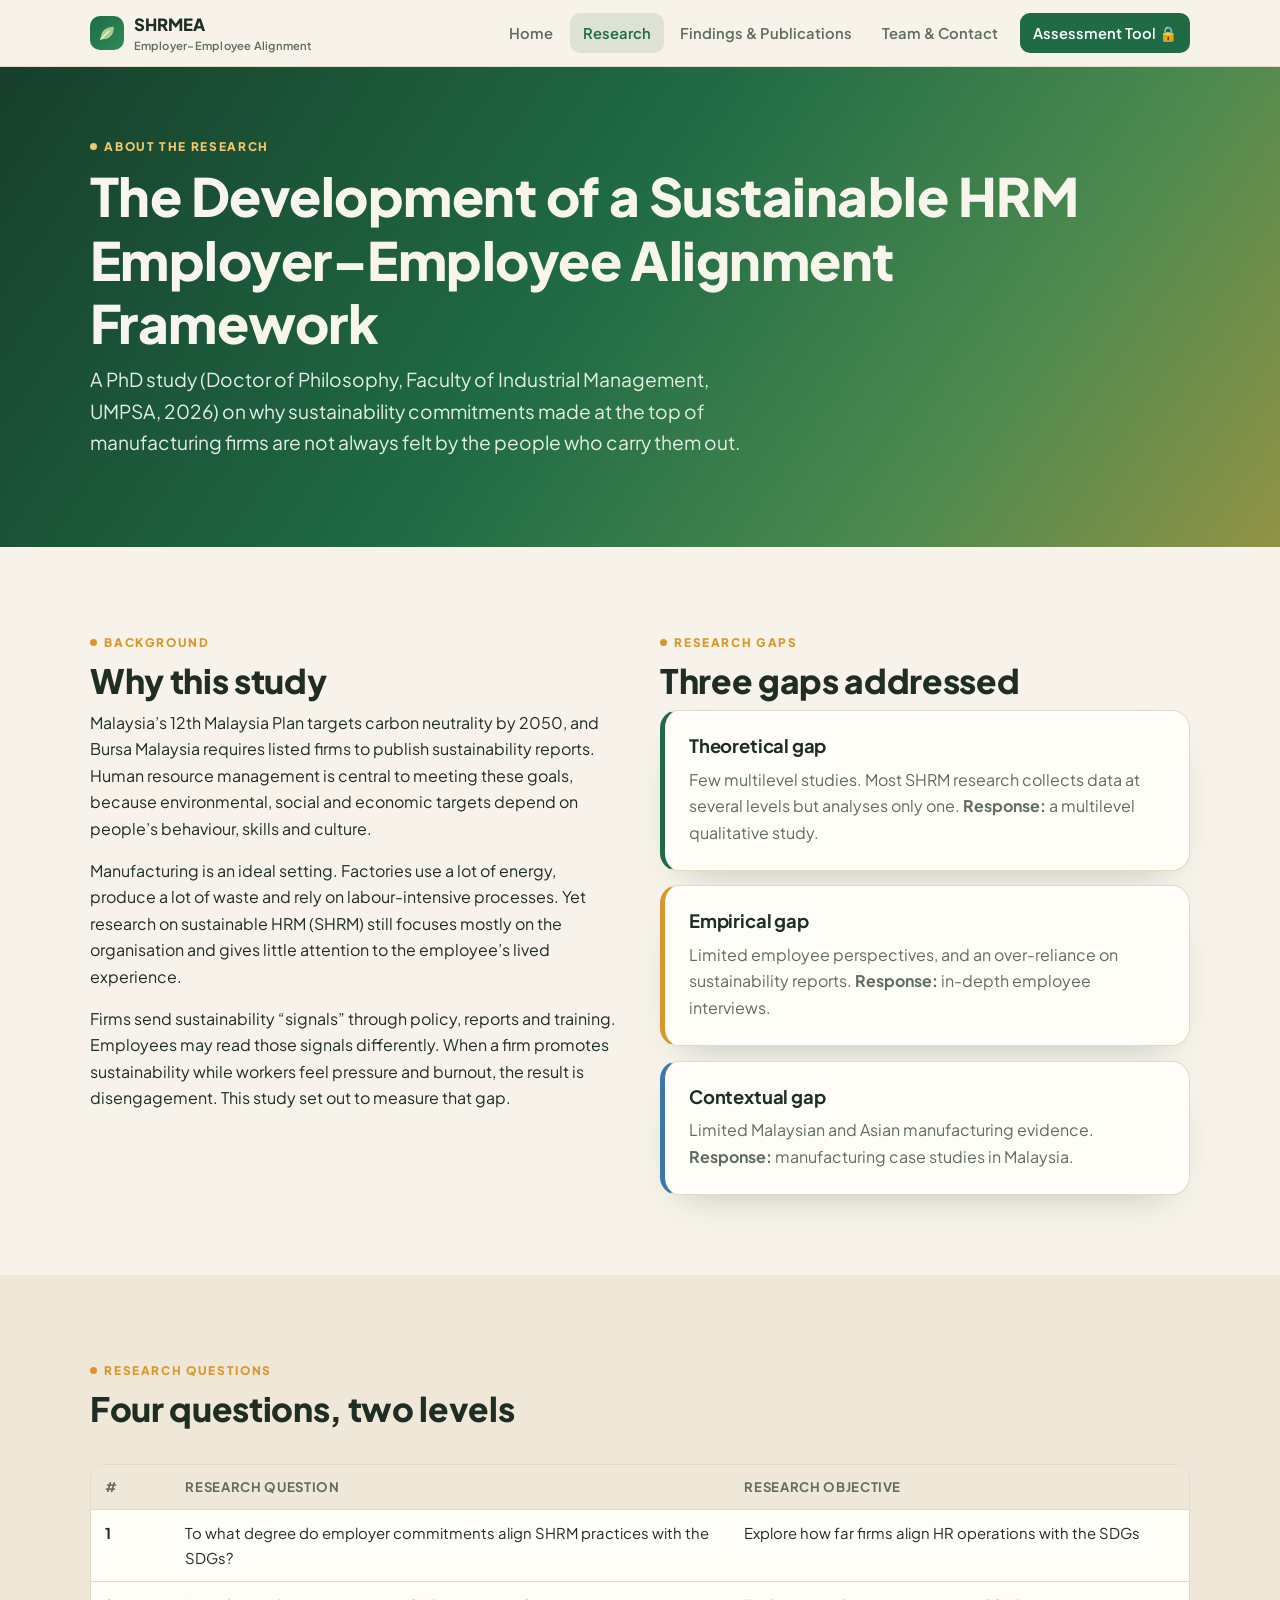
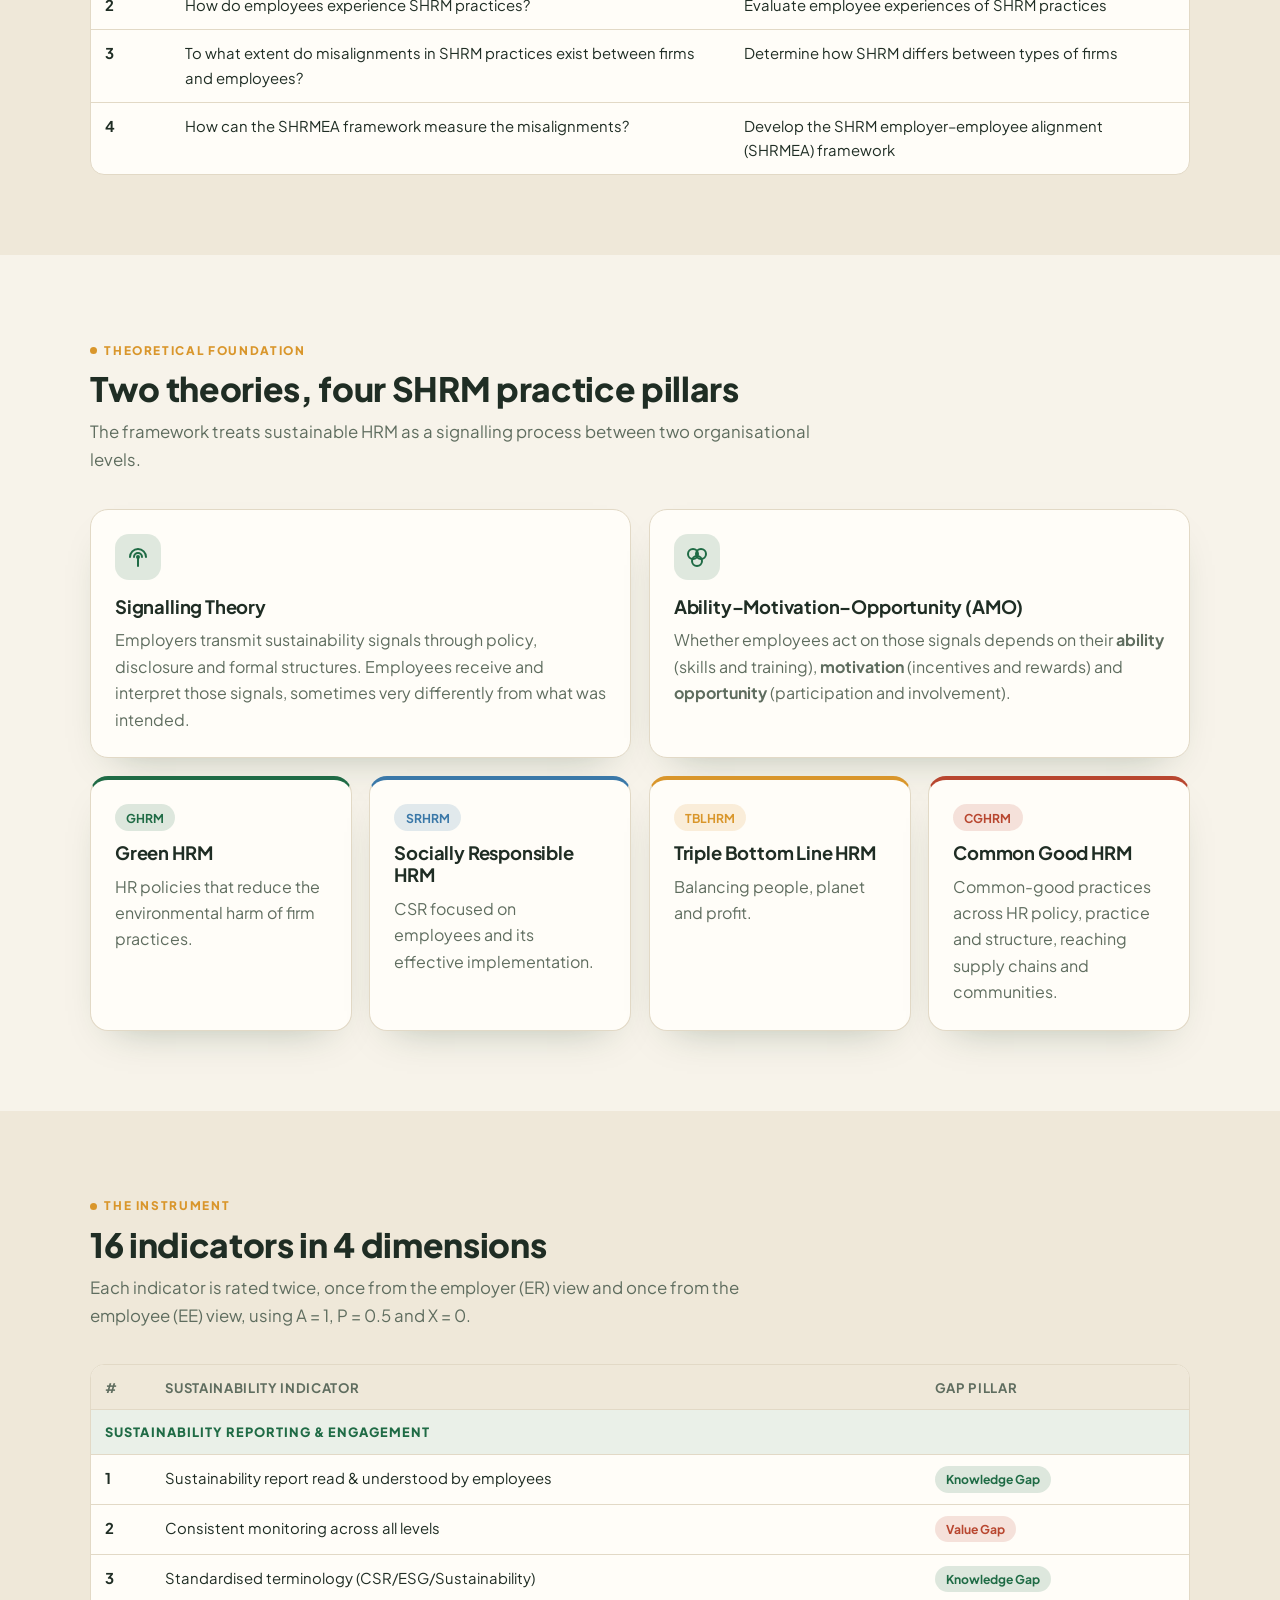
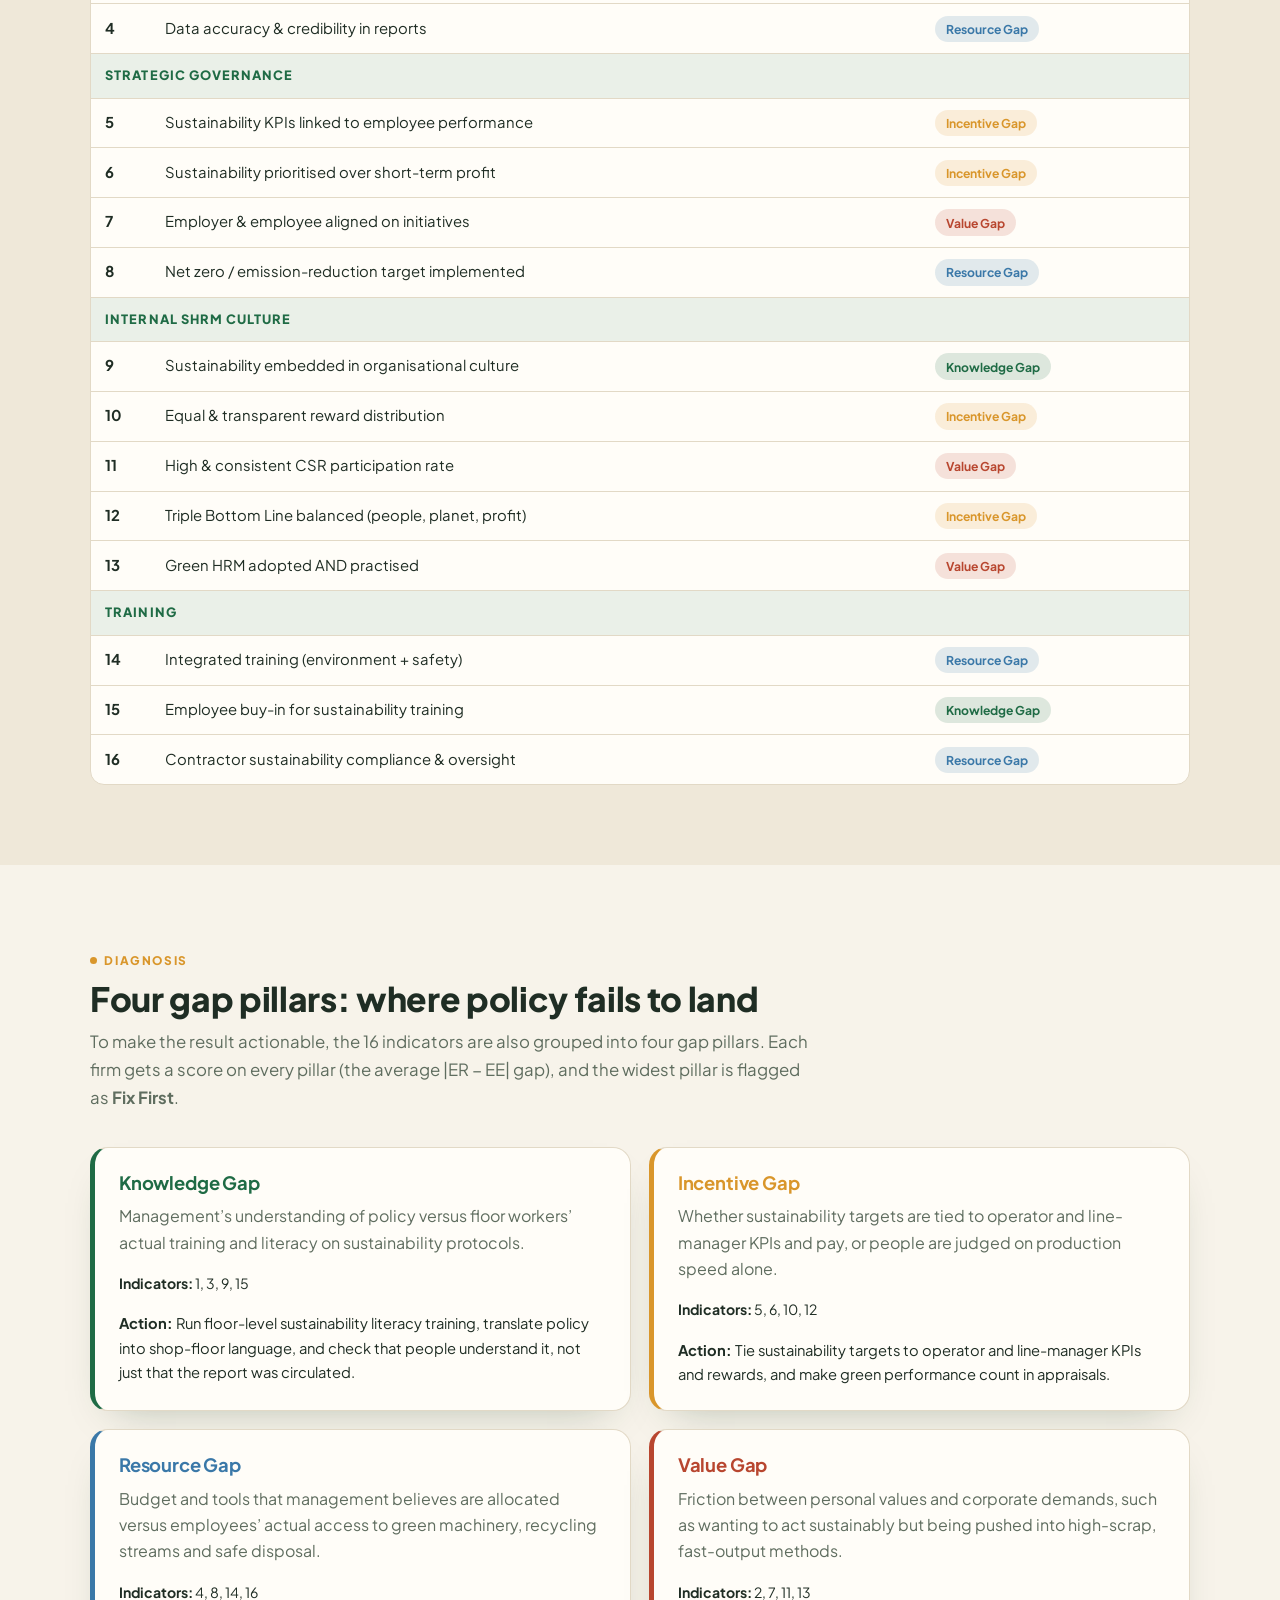
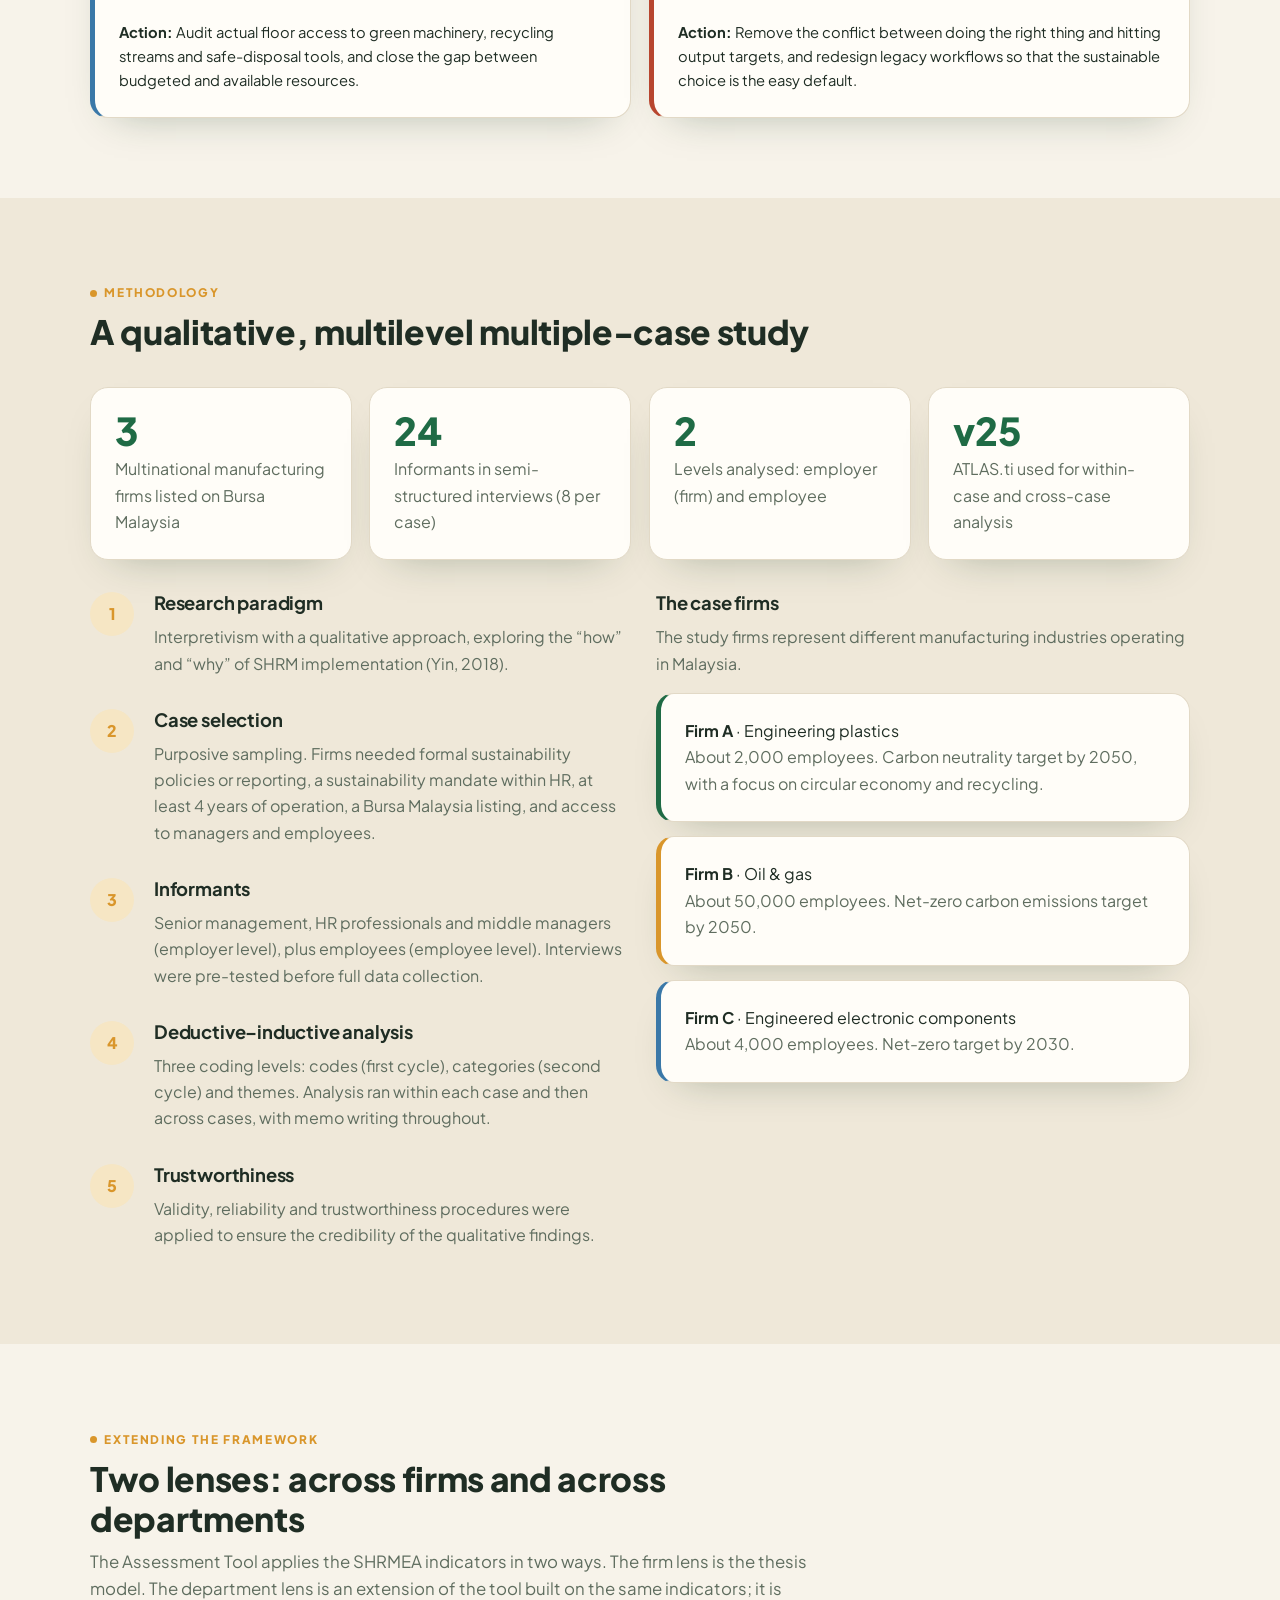
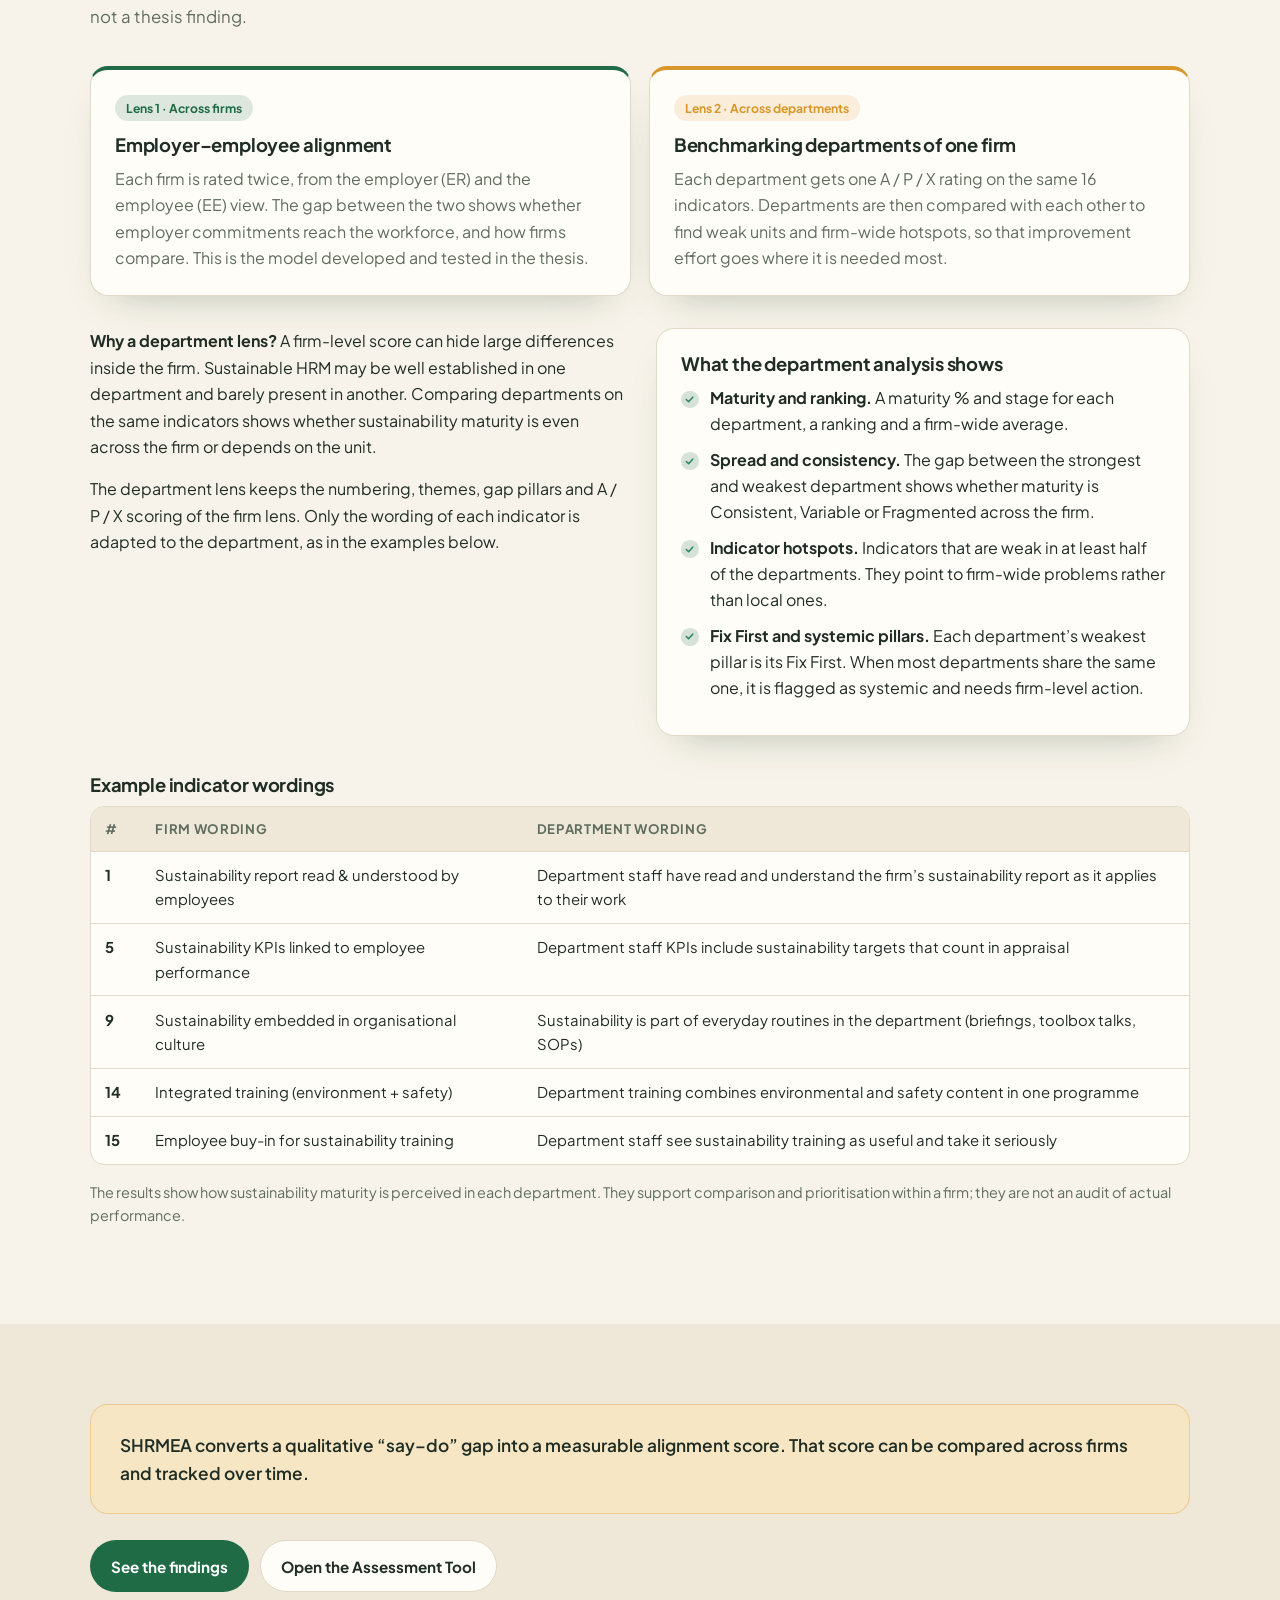
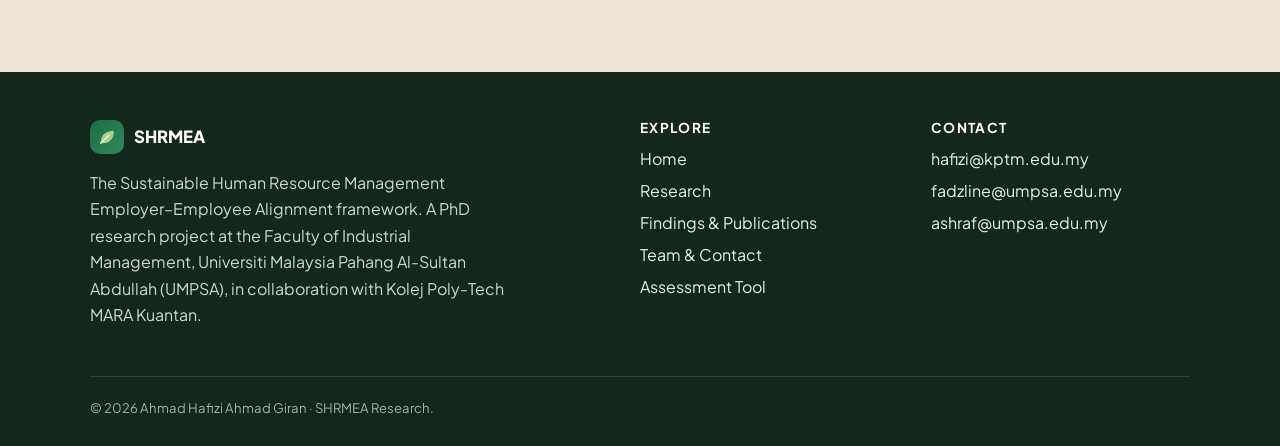
<file: research.html>
<!DOCTYPE html>
<html lang="en">
<head>
<meta charset="UTF-8" />
<meta name="viewport" content="width=device-width, initial-scale=1" />
<title>About the Research · SHRMEA</title>
<meta name="description" content="Background, 16 indicators, gap pillars and methodology of the SHRMEA framework study." />
<link rel="preconnect" href="https://fonts.googleapis.com" /><link rel="preconnect" href="https://fonts.gstatic.com" crossorigin />
<link href="https://fonts.googleapis.com/css2?family=Plus+Jakarta+Sans:wght@400;500;600;700;800&display=swap" rel="stylesheet" />
<link rel="stylesheet" href="assets/style.css" />
<link rel="icon" href="data:image/svg+xml,%3Csvg xmlns='http://www.w3.org/2000/svg' viewBox='0 0 32 32'%3E%3Crect width='32' height='32' rx='8' fill='%231f6b45'/%3E%3Cpath d='M7 25C7 14 13 7 26 7c0 12-7 19-17 19' fill='%23a8cf8e'/%3E%3C/svg%3E" />
</head>
<body data-page="research">

<section class="hero small">
  <div class="wrap">
    <span class="eyebrow">About the research</span>
    <h1>The Development of a Sustainable HRM Employer–Employee Alignment Framework</h1>
    <p class="lead">A PhD study (Doctor of Philosophy, Faculty of Industrial Management, UMPSA, 2026) on why sustainability commitments made at the top of manufacturing firms are not always felt by the people who carry them out.</p>
  </div>
</section>

<!-- Background -->
<section class="block">
  <div class="wrap">
    <div class="grid g2" style="gap:2.5rem">
      <div class="reveal">
        <span class="eyebrow">Background</span>
        <h2>Why this study</h2>
        <p>Malaysia’s 12th Malaysia Plan targets carbon neutrality by 2050, and Bursa Malaysia requires listed firms to publish sustainability reports. Human resource management is central to meeting these goals, because environmental, social and economic targets depend on people’s behaviour, skills and culture.</p>
        <p>Manufacturing is an ideal setting. Factories use a lot of energy, produce a lot of waste and rely on labour-intensive processes. Yet research on sustainable HRM (SHRM) still focuses mostly on the organisation and gives little attention to the employee’s lived experience.</p>
        <p>Firms send sustainability “signals” through policy, reports and training. Employees may read those signals differently. When a firm promotes sustainability while workers feel pressure and burnout, the result is disengagement. This study set out to measure that gap.</p>
      </div>
      <div class="reveal">
        <span class="eyebrow">Research gaps</span>
        <h2>Three gaps addressed</h2>
        <div class="grid" style="gap:.9rem">
          <div class="card accent-left" style="--c:var(--green)"><h3>Theoretical gap</h3><p class="muted">Few multilevel studies. Most SHRM research collects data at several levels but analyses only one. <b>Response:</b> a multilevel qualitative study.</p></div>
          <div class="card accent-left" style="--c:var(--amber)"><h3>Empirical gap</h3><p class="muted">Limited employee perspectives, and an over-reliance on sustainability reports. <b>Response:</b> in-depth employee interviews.</p></div>
          <div class="card accent-left" style="--c:var(--blue)"><h3>Contextual gap</h3><p class="muted">Limited Malaysian and Asian manufacturing evidence. <b>Response:</b> manufacturing case studies in Malaysia.</p></div>
        </div>
      </div>
    </div>
  </div>
</section>

<!-- Research questions -->
<section class="block alt">
  <div class="wrap">
    <div class="section-head reveal">
      <span class="eyebrow">Research questions</span>
      <h2>Four questions, two levels</h2>
    </div>
    <div class="table-wrap reveal">
      <table>
        <thead><tr><th style="width:80px">#</th><th>Research question</th><th>Research objective</th></tr></thead>
        <tbody>
          <tr><td><b>1</b></td><td>To what degree do employer commitments align SHRM practices with the SDGs?</td><td>Explore how far firms align HR operations with the SDGs</td></tr>
          <tr><td><b>2</b></td><td>How do employees experience SHRM practices?</td><td>Evaluate employee experiences of SHRM practices</td></tr>
          <tr><td><b>3</b></td><td>To what extent do misalignments in SHRM practices exist between firms and employees?</td><td>Determine how SHRM differs between types of firms</td></tr>
          <tr><td><b>4</b></td><td>How can the SHRMEA framework measure the misalignments?</td><td>Develop the SHRM employer–employee alignment (SHRMEA) framework</td></tr>
        </tbody>
      </table>
    </div>
  </div>
</section>

<!-- Theory & SHRM pillars -->
<section class="block">
  <div class="wrap">
    <div class="section-head reveal">
      <span class="eyebrow">Theoretical foundation</span>
      <h2>Two theories, four SHRM practice pillars</h2>
      <p>The framework treats sustainable HRM as a signalling process between two organisational levels.</p>
    </div>
    <div class="grid g2" style="margin-bottom:1.1rem">
      <div class="card reveal"><div class="icon"><svg viewBox="0 0 24 24" fill="none" stroke="currentColor" stroke-width="2" stroke-linecap="round" stroke-linejoin="round"><path d="M4 12a8 8 0 0 1 16 0"/><path d="M8 12a4 4 0 0 1 8 0"/><circle cx="12" cy="12" r="1"/><path d="M12 13v8"/></svg></div><h3>Signalling Theory</h3><p class="muted">Employers transmit sustainability signals through policy, disclosure and formal structures. Employees receive and interpret those signals, sometimes very differently from what was intended.</p></div>
      <div class="card reveal"><div class="icon"><svg viewBox="0 0 24 24" fill="none" stroke="currentColor" stroke-width="2" stroke-linecap="round" stroke-linejoin="round"><circle cx="8" cy="9" r="5"/><circle cx="16" cy="9" r="5"/><circle cx="12" cy="16" r="5"/></svg></div><h3>Ability–Motivation–Opportunity (AMO)</h3><p class="muted">Whether employees act on those signals depends on their <b>ability</b> (skills and training), <b>motivation</b> (incentives and rewards) and <b>opportunity</b> (participation and involvement).</p></div>
    </div>
    <div class="grid g4">
      <div class="card accent-top reveal" style="--c:var(--green)"><span class="pill">GHRM</span><h3 style="margin-top:.7rem">Green HRM</h3><p class="muted">HR policies that reduce the environmental harm of firm practices.</p></div>
      <div class="card accent-top reveal" style="--c:var(--blue)"><span class="pill" style="--c:var(--blue)">SRHRM</span><h3 style="margin-top:.7rem">Socially Responsible HRM</h3><p class="muted">CSR focused on employees and its effective implementation.</p></div>
      <div class="card accent-top reveal" style="--c:var(--amber)"><span class="pill" style="--c:var(--amber)">TBLHRM</span><h3 style="margin-top:.7rem">Triple Bottom Line HRM</h3><p class="muted">Balancing people, planet and profit.</p></div>
      <div class="card accent-top reveal" style="--c:var(--red)"><span class="pill" style="--c:var(--red)">CGHRM</span><h3 style="margin-top:.7rem">Common Good HRM</h3><p class="muted">Common-good practices across HR policy, practice and structure, reaching supply chains and communities.</p></div>
    </div>
  </div>
</section>

<!-- 16 indicators -->
<section class="block alt" id="indicators">
  <div class="wrap">
    <div class="section-head reveal">
      <span class="eyebrow">The instrument</span>
      <h2>16 indicators in 4 dimensions</h2>
      <p>Each indicator is rated twice, once from the employer (ER) view and once from the employee (EE) view, using A = 1, P = 0.5 and X = 0.</p>
    </div>
    <div class="table-wrap reveal">
      <table>
        <thead><tr><th style="width:60px">#</th><th>Sustainability indicator</th><th>Gap pillar</th></tr></thead>
        <tbody id="indTable"></tbody>
      </table>
    </div>
  </div>
</section>

<!-- Gap pillars -->
<section class="block">
  <div class="wrap">
    <div class="section-head reveal">
      <span class="eyebrow">Diagnosis</span>
      <h2>Four gap pillars: where policy fails to land</h2>
      <p>To make the result actionable, the 16 indicators are also grouped into four gap pillars. Each firm gets a score on every pillar (the average |ER − EE| gap), and the widest pillar is flagged as <b>Fix First</b>.</p>
    </div>
    <div class="grid g2" id="pillarCards"></div>
  </div>
</section>

<!-- Methodology -->
<section class="block alt" id="methodology">
  <div class="wrap">
    <div class="section-head reveal">
      <span class="eyebrow">Methodology</span>
      <h2>A qualitative, multilevel multiple-case study</h2>
    </div>
    <div class="grid g4" style="margin-bottom:2rem">
      <div class="card reveal"><div class="num">3</div><p class="muted" style="margin-top:.4rem">Multinational manufacturing firms listed on Bursa Malaysia</p></div>
      <div class="card reveal"><div class="num">24</div><p class="muted" style="margin-top:.4rem">Informants in semi-structured interviews (8 per case)</p></div>
      <div class="card reveal"><div class="num">2</div><p class="muted" style="margin-top:.4rem">Levels analysed: employer (firm) and employee</p></div>
      <div class="card reveal"><div class="num">v25</div><p class="muted" style="margin-top:.4rem">ATLAS.ti used for within-case and cross-case analysis</p></div>
    </div>
    <div class="grid g2" style="gap:2rem">
      <div class="steps reveal">
        <div class="step"><h3>Research paradigm</h3><p class="muted">Interpretivism with a qualitative approach, exploring the “how” and “why” of SHRM implementation (Yin, 2018).</p></div>
        <div class="step"><h3>Case selection</h3><p class="muted">Purposive sampling. Firms needed formal sustainability policies or reporting, a sustainability mandate within HR, at least 4 years of operation, a Bursa Malaysia listing, and access to managers and employees.</p></div>
        <div class="step"><h3>Informants</h3><p class="muted">Senior management, HR professionals and middle managers (employer level), plus employees (employee level). Interviews were pre-tested before full data collection.</p></div>
        <div class="step"><h3>Deductive–inductive analysis</h3><p class="muted">Three coding levels: codes (first cycle), categories (second cycle) and themes. Analysis ran within each case and then across cases, with memo writing throughout.</p></div>
        <div class="step"><h3>Trustworthiness</h3><p class="muted">Validity, reliability and trustworthiness procedures were applied to ensure the credibility of the qualitative findings.</p></div>
      </div>
      <div class="reveal">
        <h3>The case firms</h3>
        <p class="muted">The study firms represent different manufacturing industries operating in Malaysia.</p>
        <div class="grid" style="gap:.9rem" id="caseCards"></div>
      </div>
    </div>
  </div>
</section>

<!-- Two lenses: across firms and across departments -->
<section class="block" id="multilevel">
  <div class="wrap">
    <div class="section-head reveal">
      <span class="eyebrow">Extending the framework</span>
      <h2>Two lenses: across firms and across departments</h2>
      <p>The Assessment Tool applies the SHRMEA indicators in two ways. The firm lens is the thesis model. The department lens is an extension of the tool built on the same indicators; it is not a thesis finding.</p>
    </div>
    <div class="grid g2" style="margin-bottom:2rem">
      <div class="card accent-top module reveal" style="--c:var(--green)">
        <span class="pill">Lens 1 · Across firms</span>
        <h3 style="margin-top:.8rem">Employer–employee alignment</h3>
        <p class="muted">Each firm is rated twice, from the employer (ER) and the employee (EE) view. The gap between the two shows whether employer commitments reach the workforce, and how firms compare. This is the model developed and tested in the thesis.</p>
      </div>
      <div class="card accent-top module reveal" style="--c:var(--amber)">
        <span class="pill" style="--c:var(--amber)">Lens 2 · Across departments</span>
        <h3 style="margin-top:.8rem">Benchmarking departments of one firm</h3>
        <p class="muted">Each department gets one A / P / X rating on the same 16 indicators. Departments are then compared with each other to find weak units and firm-wide hotspots, so that improvement effort goes where it is needed most.</p>
      </div>
    </div>
    <div class="grid g2" style="gap:2rem;align-items:start">
      <div class="reveal">
        <p><b>Why a department lens?</b> A firm-level score can hide large differences inside the firm. Sustainable HRM may be well established in one department and barely present in another. Comparing departments on the same indicators shows whether sustainability maturity is even across the firm or depends on the unit.</p>
        <p>The department lens keeps the numbering, themes, gap pillars and A / P / X scoring of the firm lens. Only the wording of each indicator is adapted to the department, as in the examples below.</p>
      </div>
      <div class="card reveal">
        <h3>What the department analysis shows</h3>
        <ul class="checklist">
          <li><b>Maturity and ranking.</b> A maturity % and stage for each department, a ranking and a firm-wide average.</li>
          <li><b>Spread and consistency.</b> The gap between the strongest and weakest department shows whether maturity is Consistent, Variable or Fragmented across the firm.</li>
          <li><b>Indicator hotspots.</b> Indicators that are weak in at least half of the departments. They point to firm-wide problems rather than local ones.</li>
          <li><b>Fix First and systemic pillars.</b> Each department’s weakest pillar is its Fix First. When most departments share the same one, it is flagged as systemic and needs firm-level action.</li>
        </ul>
      </div>
    </div>
    <h3 class="reveal" style="margin-top:2.4rem">Example indicator wordings</h3>
    <div class="table-wrap reveal">
      <table>
        <thead><tr><th style="width:50px">#</th><th>Firm wording</th><th>Department wording</th></tr></thead>
        <tbody>
          <tr><td><b>1</b></td><td>Sustainability report read &amp; understood by employees</td><td>Department staff have read and understand the firm’s sustainability report as it applies to their work</td></tr>
          <tr><td><b>5</b></td><td>Sustainability KPIs linked to employee performance</td><td>Department staff KPIs include sustainability targets that count in appraisal</td></tr>
          <tr><td><b>9</b></td><td>Sustainability embedded in organisational culture</td><td>Sustainability is part of everyday routines in the department (briefings, toolbox talks, SOPs)</td></tr>
          <tr><td><b>14</b></td><td>Integrated training (environment + safety)</td><td>Department training combines environmental and safety content in one programme</td></tr>
          <tr><td><b>15</b></td><td>Employee buy-in for sustainability training</td><td>Department staff see sustainability training as useful and take it seriously</td></tr>
        </tbody>
      </table>
    </div>
    <p class="muted reveal" style="margin-top:1rem;font-size:.9rem">The results show how sustainability maturity is perceived in each department. They support comparison and prioritisation within a firm; they are not an audit of actual performance.</p>
  </div>
</section>

<section class="block alt">
  <div class="wrap">
    <div class="callout reveal">
      <p>SHRMEA converts a qualitative “say–do” gap into a measurable alignment score. That score can be compared across firms and tracked over time.</p>
    </div>
    <div style="display:flex;flex-wrap:wrap;gap:.7rem;margin-top:1.6rem">
      <a class="btn btn-green" href="findings.html">See the findings</a>
      <a class="btn btn-outline" href="tool.html">Open the Assessment Tool</a>
    </div>
  </div>
</section>

<script src="data/firms.js"></script>
<script>
(function () {
  var esc = function (s) { return String(s == null ? "" : s).replace(/[&<>"']/g, function (c) { return { "&": "&amp;", "<": "&lt;", ">": "&gt;", '"': "&quot;", "'": "&#39;" }[c]; }); };
  var COL = ["var(--green)", "var(--amber)", "var(--blue)", "var(--red)", "#8a5cb8", "#2f9a9a"];
  document.getElementById("caseCards").innerHTML = (window.SHRMEA_FIRMS || []).map(function (f, i) {
    return '<div class="card accent-left" style="--c:' + COL[i % COL.length] + '"><b>' + esc(f.name) + "</b>" + (f.industry ? " · " + esc(f.industry) : "") + '<br><span class="muted">' + esc(f.profile || "") + "</span></div>";
  }).join("");
  var THEMES = [
    ["Sustainability reporting & engagement", [[1, "Sustainability report read & understood by employees"], [2, "Consistent monitoring across all levels"], [3, "Standardised terminology (CSR/ESG/Sustainability)"], [4, "Data accuracy & credibility in reports"]]],
    ["Strategic governance", [[5, "Sustainability KPIs linked to employee performance"], [6, "Sustainability prioritised over short-term profit"], [7, "Employer & employee aligned on initiatives"], [8, "Net zero / emission-reduction target implemented"]]],
    ["Internal SHRM culture", [[9, "Sustainability embedded in organisational culture"], [10, "Equal & transparent reward distribution"], [11, "High & consistent CSR participation rate"], [12, "Triple Bottom Line balanced (people, planet, profit)"], [13, "Green HRM adopted AND practised"]]],
    ["Training", [[14, "Integrated training (environment + safety)"], [15, "Employee buy-in for sustainability training"], [16, "Contractor sustainability compliance & oversight"]]]
  ];
  var PILLARS = [
    { name: "Knowledge Gap", c: "var(--green)", items: [1, 3, 9, 15], desc: "Management’s understanding of policy versus floor workers’ actual training and literacy on sustainability protocols.", action: "Run floor-level sustainability literacy training, translate policy into shop-floor language, and check that people understand it, not just that the report was circulated." },
    { name: "Incentive Gap", c: "var(--amber)", items: [5, 6, 10, 12], desc: "Whether sustainability targets are tied to operator and line-manager KPIs and pay, or people are judged on production speed alone.", action: "Tie sustainability targets to operator and line-manager KPIs and rewards, and make green performance count in appraisals." },
    { name: "Resource Gap", c: "var(--blue)", items: [4, 8, 14, 16], desc: "Budget and tools that management believes are allocated versus employees’ actual access to green machinery, recycling streams and safe disposal.", action: "Audit actual floor access to green machinery, recycling streams and safe-disposal tools, and close the gap between budgeted and available resources." },
    { name: "Value Gap", c: "var(--red)", items: [2, 7, 11, 13], desc: "Friction between personal values and corporate demands, such as wanting to act sustainably but being pushed into high-scrap, fast-output methods.", action: "Remove the conflict between doing the right thing and hitting output targets, and redesign legacy workflows so that the sustainable choice is the easy default." }
  ];
  var pillarOf = {};
  PILLARS.forEach(function (p) { p.items.forEach(function (k) { pillarOf[k] = p; }); });
  var h = "";
  THEMES.forEach(function (t) {
    h += '<tr class="group"><td colspan="3">' + t[0] + "</td></tr>";
    t[1].forEach(function (r) {
      var p = pillarOf[r[0]];
      h += "<tr><td><b>" + r[0] + "</b></td><td>" + r[1] + '</td><td><span class="pill" style="--c:' + p.c + '">' + p.name + "</span></td></tr>";
    });
  });
  document.getElementById("indTable").innerHTML = h;
  document.getElementById("pillarCards").innerHTML = PILLARS.map(function (p) {
    return '<div class="card accent-left reveal in" style="--c:' + p.c + '"><h3 style="color:' + p.c + '">' + p.name + '</h3><p class="muted">' + p.desc + '</p><p style="font-size:.88rem"><b>Indicators:</b> ' + p.items.join(", ") + '</p><p style="font-size:.92rem;margin:0"><b>Action:</b> ' + p.action + "</p></div>";
  }).join("");
})();
</script>
<script src="assets/site.js"></script>
</body>
</html>
</file>
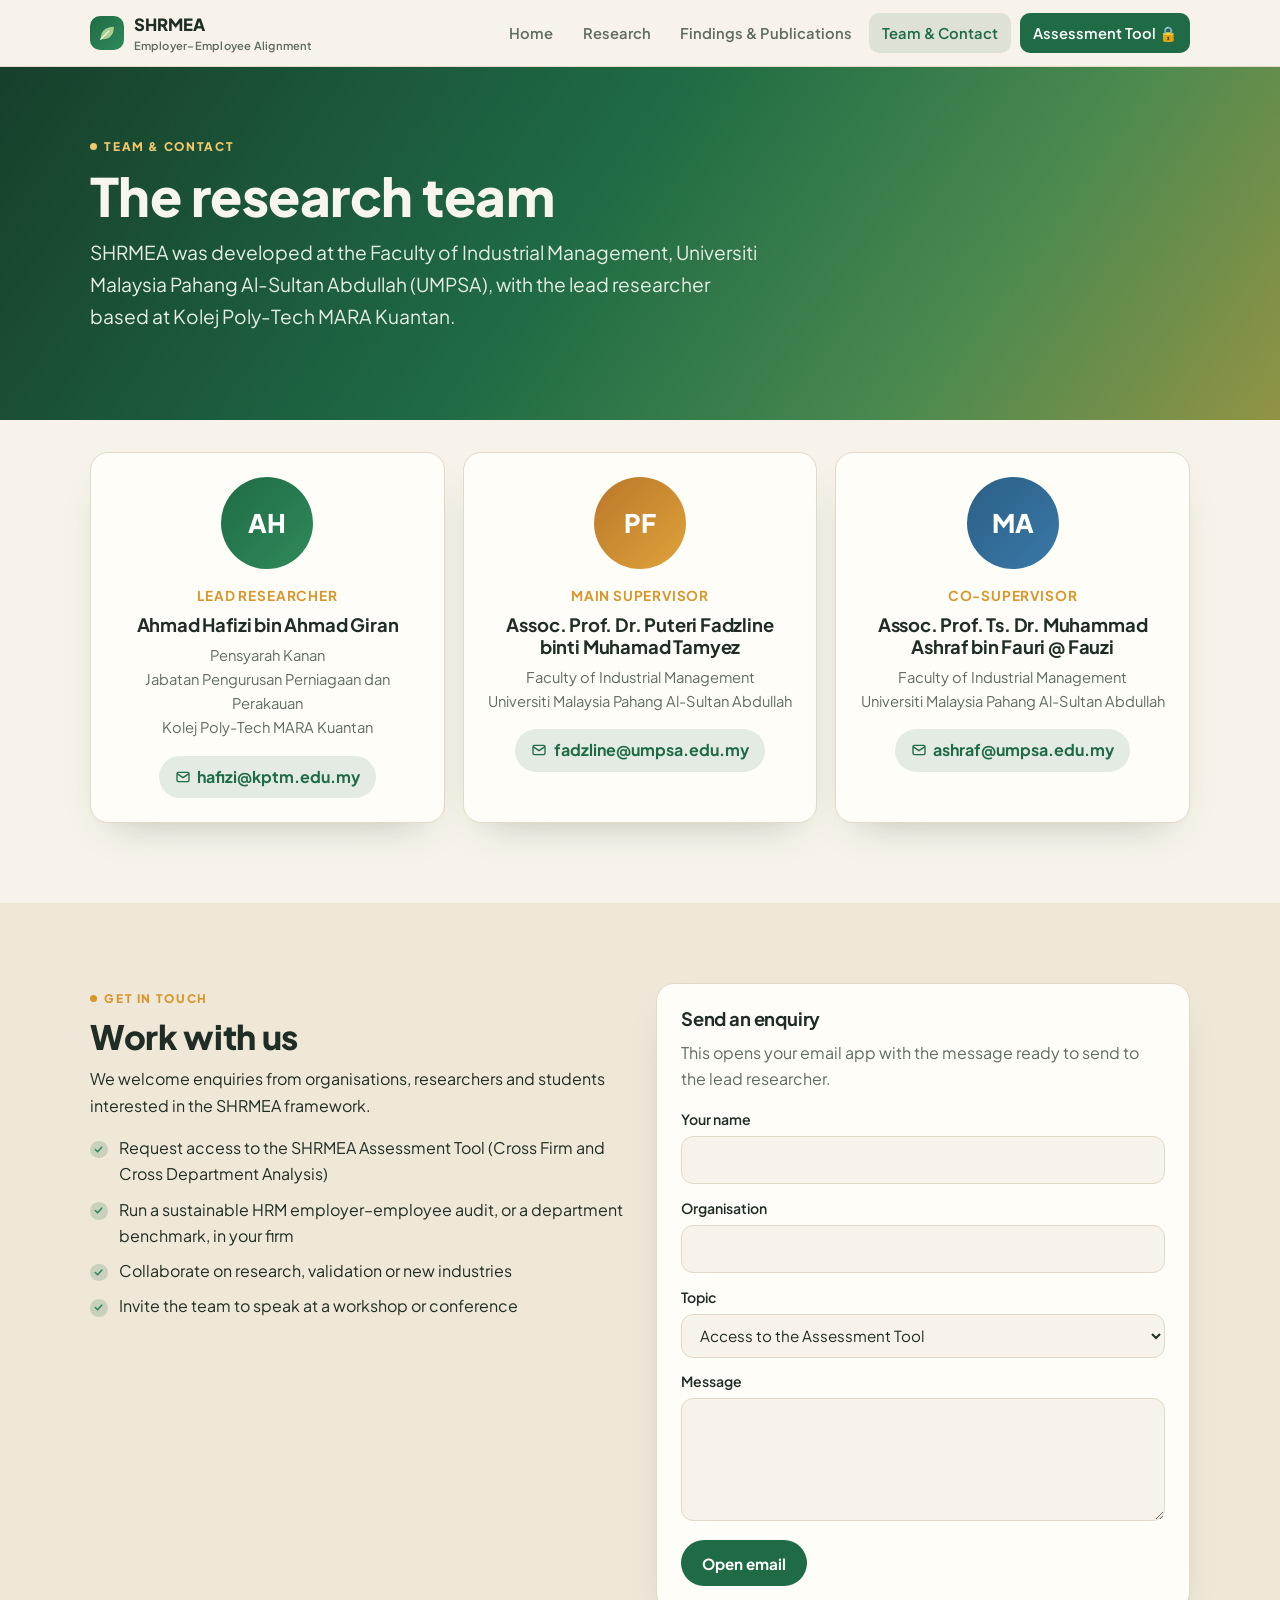
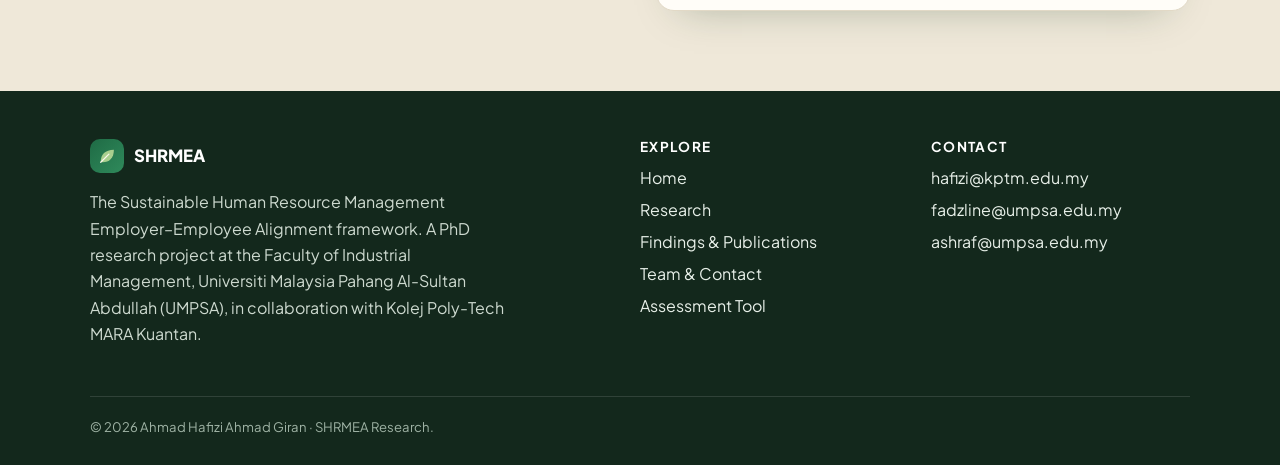
<file: team.html>
<!DOCTYPE html>
<html lang="en">
<head>
<meta charset="UTF-8" />
<meta name="viewport" content="width=device-width, initial-scale=1" />
<title>Team &amp; Contact · SHRMEA</title>
<meta name="description" content="The SHRMEA research team and contact details." />
<link rel="preconnect" href="https://fonts.googleapis.com" /><link rel="preconnect" href="https://fonts.gstatic.com" crossorigin />
<link href="https://fonts.googleapis.com/css2?family=Plus+Jakarta+Sans:wght@400;500;600;700;800&display=swap" rel="stylesheet" />
<link rel="stylesheet" href="assets/style.css" />
<link rel="icon" href="data:image/svg+xml,%3Csvg xmlns='http://www.w3.org/2000/svg' viewBox='0 0 32 32'%3E%3Crect width='32' height='32' rx='8' fill='%231f6b45'/%3E%3Cpath d='M7 25C7 14 13 7 26 7c0 12-7 19-17 19' fill='%23a8cf8e'/%3E%3C/svg%3E" />
</head>
<body data-page="team">

<section class="hero small">
  <div class="wrap">
    <span class="eyebrow">Team &amp; contact</span>
    <h1>The research team</h1>
    <p class="lead">SHRMEA was developed at the Faculty of Industrial Management, Universiti Malaysia Pahang Al-Sultan Abdullah (UMPSA), with the lead researcher based at Kolej Poly-Tech MARA Kuantan.</p>
  </div>
</section>

<section class="block">
  <div class="wrap">
    <div class="grid g3 overlap">
      <div class="card person reveal">
        <div class="avatar">AH</div>
        <div class="role">Lead researcher</div>
        <h3 style="margin:.4rem 0 0">Ahmad Hafizi bin Ahmad Giran</h3>
        <p class="aff">Pensyarah Kanan<br>Jabatan Pengurusan Perniagaan dan Perakauan<br>Kolej Poly-Tech MARA Kuantan</p>
        <a class="mail" href="mailto:hafizi@kptm.edu.my"><svg width="16" height="16" viewBox="0 0 24 24" fill="none" stroke="currentColor" stroke-width="2"><rect x="3" y="5" width="18" height="14" rx="2"/><path d="m3 7 9 6 9-6"/></svg>hafizi@kptm.edu.my</a>
      </div>
      <div class="card person reveal">
        <div class="avatar" style="--c1:#b8772a;--c2:#e0a33a">PF</div>
        <div class="role">Main supervisor</div>
        <h3 style="margin:.4rem 0 0">Assoc. Prof. Dr. Puteri Fadzline binti Muhamad Tamyez</h3>
        <p class="aff">Faculty of Industrial Management<br>Universiti Malaysia Pahang Al-Sultan Abdullah</p>
        <a class="mail" href="mailto:fadzline@umpsa.edu.my"><svg width="16" height="16" viewBox="0 0 24 24" fill="none" stroke="currentColor" stroke-width="2"><rect x="3" y="5" width="18" height="14" rx="2"/><path d="m3 7 9 6 9-6"/></svg>fadzline@umpsa.edu.my</a>
      </div>
      <div class="card person reveal">
        <div class="avatar" style="--c1:#2b5f86;--c2:#3a78a8">MA</div>
        <div class="role">Co-supervisor</div>
        <h3 style="margin:.4rem 0 0">Assoc. Prof. Ts. Dr. Muhammad Ashraf bin Fauri @ Fauzi</h3>
        <p class="aff">Faculty of Industrial Management<br>Universiti Malaysia Pahang Al-Sultan Abdullah</p>
        <a class="mail" href="mailto:ashraf@umpsa.edu.my"><svg width="16" height="16" viewBox="0 0 24 24" fill="none" stroke="currentColor" stroke-width="2"><rect x="3" y="5" width="18" height="14" rx="2"/><path d="m3 7 9 6 9-6"/></svg>ashraf@umpsa.edu.my</a>
      </div>
    </div>
  </div>
</section>

<section class="block alt">
  <div class="wrap">
    <div class="grid g2" style="gap:2rem;align-items:start">
      <div class="reveal">
        <span class="eyebrow">Get in touch</span>
        <h2>Work with us</h2>
        <p>We welcome enquiries from organisations, researchers and students interested in the SHRMEA framework.</p>
        <ul class="checklist">
          <li>Request access to the SHRMEA Assessment Tool (Cross Firm and Cross Department Analysis)</li>
          <li>Run a sustainable HRM employer–employee audit, or a department benchmark, in your firm</li>
          <li>Collaborate on research, validation or new industries</li>
          <li>Invite the team to speak at a workshop or conference</li>
        </ul>
      </div>
      <div class="card reveal">
        <h3>Send an enquiry</h3>
        <p class="muted">This opens your email app with the message ready to send to the lead researcher.</p>
        <form id="contact" class="grid" style="gap:.8rem">
          <label>Your name<br><input name="name" required /></label>
          <label>Organisation<br><input name="org" /></label>
          <label>Topic<br><select name="topic"><option>Access to the Assessment Tool</option><option>SHRMEA audit for my organisation</option><option>Research collaboration</option><option>Speaking / workshop</option><option>Other</option></select></label>
          <label>Message<br><textarea name="msg" rows="4" required></textarea></label>
          <button class="btn btn-green" type="submit" style="justify-self:start">Open email</button>
        </form>
      </div>
    </div>
  </div>
</section>

<script>
document.getElementById("contact").addEventListener("submit", function (e) {
  e.preventDefault();
  var f = new FormData(this);
  var subject = "SHRMEA enquiry: " + f.get("topic");
  var body = "Name: " + f.get("name") + "\nOrganisation: " + (f.get("org") || "-") + "\n\n" + f.get("msg");
  location.href = "mailto:hafizi@kptm.edu.my?cc=fadzline@umpsa.edu.my,ashraf@umpsa.edu.my&subject=" + encodeURIComponent(subject) + "&body=" + encodeURIComponent(body);
});
</script>
<script src="assets/site.js"></script>
</body>
</html>
</file>
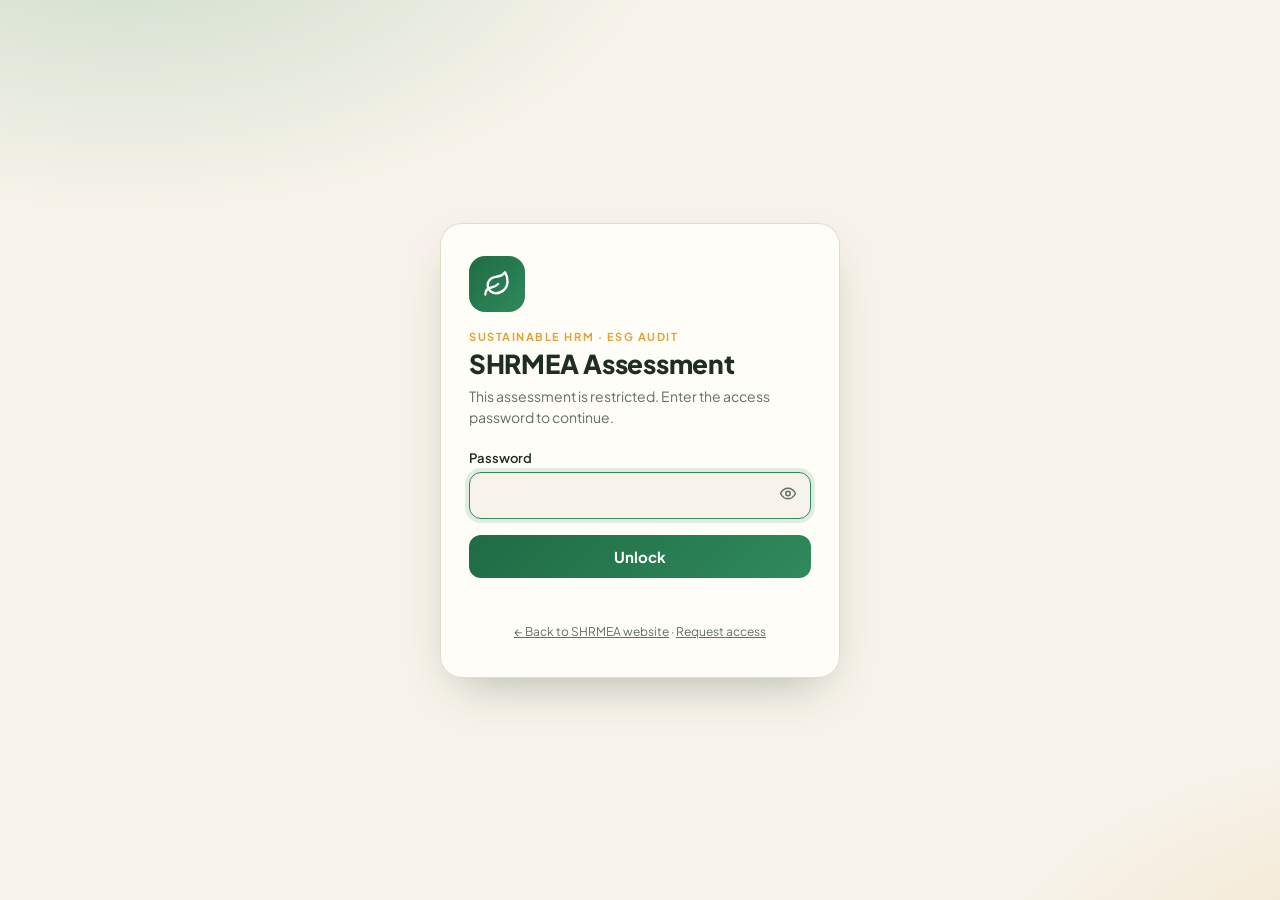
<file: tool.html>
<!DOCTYPE html>
<html lang="en">
<head>
<meta charset="UTF-8" />
<meta name="viewport" content="width=device-width, initial-scale=1" />
<meta name="robots" content="noindex, nofollow" />
<title>SHRMEA Assessment · Sign in</title>
<link rel="preconnect" href="https://fonts.googleapis.com" />
<link rel="preconnect" href="https://fonts.gstatic.com" crossorigin />
<link href="https://fonts.googleapis.com/css2?family=Plus+Jakarta+Sans:wght@400;500;600;700;800&display=swap" rel="stylesheet" />
<style>
  :root { --bg:#f7f3ea; --card:#fffdf8; --ink:#1f2d24; --muted:#63705f; --line:#e4dccb; --green:#1f6b45; --green2:#2f8a5b; --amber:#e0a33a; --err:#b42318; }
  @media (prefers-color-scheme: dark) { :root { --bg:#121a15; --card:#1a241e; --ink:#e8efe9; --muted:#9fb0a4; --line:#2c3a31; --green:#4fb07e; --green2:#6cc596; --amber:#f0b95a; --err:#f97066; } }
  * { box-sizing: border-box; }
  html, body { height: 100%; }
  body { margin: 0; font-family: "Plus Jakarta Sans", system-ui, -apple-system, "Segoe UI", sans-serif; background: var(--bg); color: var(--ink);
         display: grid; place-items: center; padding: 16px;
         background-image: radial-gradient(900px 500px at 10% -10%, rgba(47,138,91,.22), transparent 60%), radial-gradient(700px 400px at 110% 110%, rgba(224,163,58,.20), transparent 60%); }
  .card { width: 100%; max-width: 400px; background: var(--card); border: 1px solid var(--line); border-radius: 22px; padding: 32px 28px 26px; box-shadow: 0 20px 50px -20px rgba(20,50,30,.35); }
  .logo { width: 56px; height: 56px; border-radius: 16px; display: grid; place-items: center; background: linear-gradient(135deg, var(--green), var(--green2)); margin-bottom: 18px; }
  .eyebrow { font-size: 11px; font-weight: 700; letter-spacing: .14em; color: var(--amber); text-transform: uppercase; margin: 0 0 4px; }
  h1 { margin: 0; font-size: 26px; font-weight: 800; letter-spacing: -.01em; }
  .sub { margin: 6px 0 22px; color: var(--muted); font-size: 14px; line-height: 1.5; }
  label { display: block; font-size: 13px; font-weight: 600; margin-bottom: 6px; }
  .field { position: relative; }
  input { width: 100%; font: inherit; font-size: 16px; padding: 12px 44px 12px 14px; border-radius: 12px; border: 1.5px solid var(--line); background: var(--bg); color: var(--ink); outline: none; }
  input:focus { border-color: var(--green2); box-shadow: 0 0 0 4px rgba(47,138,91,.15); }
  .eye { position: absolute; right: 6px; top: 50%; transform: translateY(-50%); border: 0; background: none; color: var(--muted); cursor: pointer; padding: 8px; border-radius: 8px; }
  button.go { width: 100%; margin-top: 16px; font: inherit; font-weight: 700; font-size: 15px; padding: 12px; border: 0; border-radius: 12px; cursor: pointer; color: #fff; background: linear-gradient(135deg, var(--green), var(--green2)); }
  button.go:disabled { opacity: .7; cursor: wait; }
  .msg { min-height: 20px; margin-top: 12px; font-size: 13px; color: var(--err); }
  .card.shake { animation: shake .35s; }
  @keyframes shake { 20%,60% { transform: translateX(-6px); } 40%,80% { transform: translateX(6px); } }
  @media (prefers-reduced-motion: reduce) { .card.shake { animation: none; } }
  .foot { margin-top: 14px; font-size: 12px; color: var(--muted); text-align: center; }
  noscript { display: block; margin-top: 12px; color: var(--err); font-size: 13px; }
</style>
</head>
<body>
  <form class="card" id="gate" autocomplete="off">
    <div class="logo" aria-hidden="true">
      <svg width="28" height="28" viewBox="0 0 24 24" fill="none" stroke="#fff" stroke-width="2" stroke-linecap="round" stroke-linejoin="round"><path d="M11 20A7 7 0 0 1 9.8 6.1C15.5 5 17 4.48 19 2c1 2 2 4.18 2 8 0 5.5-4.78 10-10 10Z"/><path d="M2 21c0-3 1.85-5.36 5.08-6C9.5 14.52 12 13 13 12"/></svg>
    </div>
    <p class="eyebrow">Sustainable HRM · ESG Audit</p>
    <h1>SHRMEA Assessment</h1>
    <p class="sub">This assessment is restricted. Enter the access password to continue.</p>
    <label for="pw">Password</label>
    <div class="field">
      <input id="pw" type="password" autocomplete="current-password" required autofocus />
      <button type="button" class="eye" id="eye" aria-label="Show password">
        <svg width="18" height="18" viewBox="0 0 24 24" fill="none" stroke="currentColor" stroke-width="2"><path d="M2 12s3.5-7 10-7 10 7 10 7-3.5 7-10 7S2 12 2 12Z"/><circle cx="12" cy="12" r="3"/></svg>
      </button>
    </div>
    <button class="go" id="go" type="submit">Unlock</button>
    <div class="msg" id="msg" role="alert"></div>
    <noscript>JavaScript is required to open this assessment.</noscript>
    <p class="foot"><a href="index.html" style="color:inherit">&larr; Back to SHRMEA website</a> · <a href="team.html" style="color:inherit">Request access</a></p>
  </form>

<script>
(function () {
  "use strict";
  var SALT = "Wm+f0TTaAOatScwz4glxkg==", IV = "/uZXkQYd9IZFd0Mi", CT = "mSwUto+BuiG4nR4DBruMFV86U4YaW35egy36bQ7MmOgMwNlYTZZFGIjKWi03fo6kFVbzrtxAusqGdykMok7B57Hdthb5E7cP4JDvK2ufAPSYg1Lhlud9k7B4rTqdv5zCKnBfr7cX/L5aZIOMCKyGt9EjKfH7Ds/lP0d4v1T4A/hTPP+BaTvYKRoRqQHLvxqHz7f7RrkHjyJPhcqEFhG2TZ+s64m/e+2UQqjHWveWLxNlROENk+5Wm1iAv4l/dSljGaN9pgFRVXUqdkfpsudoAAfV5+K0M+hmKY2B47PF/mrMHZ2Kxy+VavC52+UiuwTHs3gavXda5DR3ECUIPyftFLHF8e4f3xece45tl+cJ+6JyRb42SWGE5bTZuAyQKt/p4sdGcCJvHVfpmkn4A/Px7OCYy/FPumFMhvGMkzYdZ34DxusFJ0PIc7a+ARRPQ2zLcR+ppXcO3bkN1w/m5iLkLfPrOK8SM16KBq5u3ZKSrBYAnFP0xJ23hdvdJ0NGGDr/0arvmonmX8l1nbt0S6C/2HLJCRHzkogx3Xg0po8KZzaQLRtFxE1g+NTmjSmIFddshCojx9FUYIfPH8v1wkNfMYNI9JNzc4wDXMvsCPnvCxsNhq75w/bFBpSfdynWZ/pWEqQbSwkcAQsrJZytyncTZkv+3roKXGSkBTzFAlORLYWaNdlqiqhJI8xbLM//apQiCzhgL3mTFSMkHRSqY3XfFN1EOztRanPyiYQkDE5rHWtjkcUYVCRKcYZPU/QFOQ1O7YT48jJDnr/t2X57Pr38/R9GmguAH87SMQX6ejyv/NzkS3JKQNvVOEUmrlQwjqwqmhZAuC32iyvWLEJf+oy9n0GX5c0YBVWLzpZTXq8cGz/mYLOkeV+Su0bIGPRkcSBDRc/SCPP/oZXU2zrg9pdQFI2wuj/35rDEGcYJD4KYF86hVTUhbVFvbgK0o8YW4dtLi8lPUI10bCYvR94MDGN6hVJtGoh6Ld3H7rmrZuhZxxeFzNHEzrV7jzIsksE7W2cMS8wUahc3g833aC/iBCfgX98N2R+SKQNpuB+cAvwXDO/5xU0F43DsLo1xm/VurqMStvuZY7AZp4CxMHZRyd+CIwCRvflZf4Y/AVoIhrs7FJ1wRQN/XsuTpKBHBxzInQbcP7AW2C4Ak1kGhdonj4a8YgDlqNi8OP15F62Q8S96+U+zEiF19rC9h5Bx9Tz9YyhO49vrEE5r146V/[base64]/uFeLZi2vdwTQlaA6Vq7a7ph++jvpwlh485kj0+zRxglQiWEjnhLK9yHva1bYbf14tYdQfp/3Gl0J2qVkGlN3mTN6tOnAat/lHx1Q+R8acuIRlGFbVUBvmei8ppt9tYExpCAnblzQOboGNXIV44Ou/QFrOdWXLnjYWRqcvsycrYCeGY7jpuZCfm7jJXfrcbRURL69IR7QiyrdTQflj4eZDH2v+pc0do1soWlkINitD+4Ct6PyrnU+uS9AgSBnqcgvA63aNvcV5RIACCUfHzXM8dAFsdd74pvLKESAQTP2nUnQyMtDfKgUaNl7WmgDO+1vASKEo144L/PQ/t4hIIskkhCDt2uNXdfhJFZrtgAl+9gBl7AX7TsdG8laGxLQwCxS465VHpZttgHrK1l6Y98orp9YkV92GoLB5N7ysNtQ1RtOr0SZxs2hoUhN+Tu4ew/uEOPO1CfreKQwawJErUhpymBE1lO8le8SOe6ybmu/52/7Nqx46Y007Qnr6UFf7mel+vmJjI3L/n559znMYxh73CILdTVeKNJnfzwAA9oX++Eqg/dE4gkDblEy9rwwgtkUGpBNMmaU6gchp/tuwQuhpT/sHDv0HYgfNblXB54EFAUeg4eAMSa95jlXyiNqtAmsf9JWXCzELSlsyhnbAkYmdT5GmUjYYaX9AmqsU0jUR/ePFmpPso8dQmp3RfsZ+YlDTXS600lpua9wRlXhKMBM9q+MxH1Rm0O6BcoljjwPrI0kQTq1NHS1IHbqoat2QY6yy/EsyoJzllwbk9xiXarKE4bzdEI9iZWkhuHoiebm38PbJVhaSQ0r8yjWLBX/S8gJFJFW065+Cw0Cdfxe4mMufg1ekTUsr/simzayWF5706XIjoalKGrS5KB++OBgkEhUiIK8t8jahLKSora6pfw3rbh/PvZhj6RlaZw8UK+e5XOuN3iCaSbN+Iqs3tu1ZBV6rdDDeVQ6y+22QDqss+7otj5OoiWjDhnkcaynm1NJGbGRQmEPXiaRlvQMePLx5yEB3i7XiXG+F1vjjoB9zWrNM9VCsO5/7mFI8FDcOvf9HqbJqCaeSd6f4GeH7YuvdasGF8cKhZgWkSn586xgF65aj420o+ahM/8hBhnuL9nN5eaCcRTS8dhiP5k3Jgg1P7JU7PNRDIpt3NeIq+HhriVV0+E+0T21Pa6mZcds02t9bmqc5D73nbj5Ff6w629KvhOR4GusQ4ytP9LOSFyJOx5KeEeOWmEgSDHuKKIQOotenLsP/HOe2mB0FLZRlXBK+OplnriTrGrhg3feWwsG/muX74wF7dHkk2W9XVd8CJaZYKQnV9KF71d7hBwMmLEwG9Ox//wpvDuzoEltcIUjf3aYGJBM1UAwJ7T9KtE3t3fCGl2WwTChZ2BdRfCYfDrsOQvHft/bF6HhX/OdqNaQN0NFKQ78T8F9jVAXh0kuu0xR8auGoBPtu/3aP8HCMfabEI92E8c7wYlPJcu/KGc84LnP/1b9FbpPG/CP7HhoIaeGrDi0+agntPi4EulDUO2vf2iE3JxNobi+hLM0aARYQ1oRhwkr3SwnkSmf5mlQcgE3i1soNhHOuY1R6oubmrHqm5JAppDDarJT5YK4/j4YUPr5RhXtQhW0bDFnC5Yg1xzpoP4V+5dqSy1XVFJOso+JXN0CAlzPUdLtdAZuCDFKdk3wujLh4czpKVJgVhE+nfZJRGzWAsFmh8uu9uoLsPkkxDqjB9bzhe3vnqpPkU/aPHNPYGZXCWvt9EuWJlauiAMneiu9w0hR1FewqVCgZc3AacLC91NucxLm2ZYUVosrAuB+qpCclvYoby4LfZ4i33kz3mTAPcnXcF/l2JnbZvVAxxe+lnZjVmxBpCVwtQN6Ahlv8XhAKlmzrDXEXJkYZqavROt574g78GHuxAzjYvK7TKsGDCOE9bPGj4aMSD9wqrEEzbcjHJSJoov0FqQDXVQLvql2UL2zLtcT/ZZkncyoqhjQgbyAbjOnG8e19WSWVdCbhxhx5ZSQTQqLOIllqasTGo6t4a18OkpYSt6cBHk1ijDJXmTmgEBTKDRPaE+eVwQ3wu9rhWHslNaUFI0Akjam4x8pmZj8u2SsNqrMOCNI9uJRc8oI3fpzqPtQ4pDOgJeGoOiupz19xoI+/MDEYDWtOdEKrNqBjHL23Sm5I5qyD8NCva+mbfzNpA0rkngyLawmEiWZSurtrc2Nn/kHMowVPiWKVwmfGxvpNg1J6evHFKRpuJuVZES/LTL5bdHkB/[base64]/in8L/yMhONN7k3XZfYNuiG7Kv+XPgTexcg7Et1lApEXXwj480vCv/xD9MPYsEx3hP03Xhc+tO250voGV+mM4YqvUR0S+iKnpbplVH/t3dHozIV2qa78X0HXZ83RmYHNTsXJrfiUSshBmRvXAjf4pFyQUn82WcEPFQdQFq+eCw/634NUDa/XjjkC74CSmWamnBrOsHCHnRV57n9qDaJh7NtDBjFLQmjFXQvSmkySl46RLhhdxRA/MZ05+X2m5qAakknl/zgh5TGBgaMRVCm2xBcq6/rIMMWHuwb0rgF0aFgjtRWP1to1Tmaafz9B+AdMA2T9hCm/hsfEV8eFDr+BiDSRHWApm7VRLfY8/[base64]/bm/iw+tby3IX7oM9frnFMpy6K0aQSb+8s981lSSFkP96coVarwJC3qKGgOm3AB3CkHNgnAscH6mE6h24H4FR1PmHJb8ww9Rtk8AU2EV9dYBbbEoWGrGj5Kk1rrJDJ4PYb539KUUk3jmdG2cUF/kQhU0Q/[base64]/jZw7AOSKS+5FMS1dqvv9SV4RiEbqPKCIWrfWnB2613+wKfl1Stl8CmGlBA7gQxopZ2RXkSjbvD4pkCvKM79wAgVPTuscjJBb7SvP6YRxavle+1Mtpd7f6iJ93y1SUTSUb3apHAA7zzcI1g7V/RBi7LMF2osrdwdZVHDr1OQiLMSiIfBvajEMmYAMN5K7SI/oWXP7qwRLcRalkt2rvz4/0VjRbAB9A72CHoY/tBncW9oA5m9LpRAe2tb8qtHIMubEMfRYk51vC7ETuY2/[base64]/KlIiC9MBK5jwf60GfigUeZ5czhbBTvAXqjixqMTPRzy+rBgmNm3Ngi5POsgWioJCpNpOt7QOxOgad8r5a9Gu3XDZjCGx1fAy5GU/tmwjC+ryn8YF0Z0SoI+vyKHqdygEu+SMNkjBKdfjw1GxyLL1PcufCnbaRcA4GsPV4rzyqbnZrOBzjD/jzNDNE84/WWK3Z8qXPiWMmRLQEFjiIKUn6BVzNPHw4/yio9204nP6q29QRSNOTvOn5ZXceEcr4rChkf96h44EbbSm7fcF+LR8LBo0R/3JRfc+tXAxfm/kH/AcsizYrSpEp1nW/HqGJ6kDC3BJgS3CNEWju6zJ9sf0MzxkwhqflNlsTAPXwcVDTd7TbunKtRzkgKIP0qHKic88rboveg0qLtlh1+G5sRlPvIQ4EVMqiNHxqwqkyKyguPWosBMnYjVTjdvzzMytEr/2LValK73vvfHM66LU6KzVMs7HDZA+Y4x5JRXeD/9GfRj1KKdm5mfjC1jnJvj1ZFlo5ueZpMmQA+YKKpg1Bp9Se14LjFxCOlsjV6XRbZfj/5aJnAr5x3QwviTOpjYjxePsM2d97Z0ahblPdxbdfMMZhJcdm5l3bkylFCjUBCV04I99SVy/TPv7BH+8aQeIduWTg4eQLtnR+9ZVGWJzqQpJ6aKPb8r/jQYWMODgYR/0MgVFKoOTUUVzLpPkpMnJnVCrNeIcuB47gqiuoptbdjYEseV/VyxJIcwkIGZKO+NQTJxi3rBKiogfIOumKWoEY5gA3l08WH7++MimV6slPnoSciznZecCO3yqsU7d38ZMqagXW9C4iWsJDSQ+5Hb9xWEtnIdlGpMny9Onhir00TbpLxzjIg9dXSHuSrWaAf1I/DV/4FHYtZhQQDx6m0+iYVKLV1BpFNoh93LnWvocXk09sA9Xuv+CUTgYmZhel0NGDdQA33s+aKeiAKxRu9Tsw2AGeONKuqCLrfleKYFs3AlrV94tfqEP2vfmruWecOjNkR06OpdkjS2Z22GYUeyLck6gxNgRybihvaoSlvVF4VYR5n409yC7W/[base64]/ubJppOvqP/zQDziR44qag3TTK05qJeUTHpANMx6THhJHpGargHEFjMnT/Lu2RiB+crcpzuA63/1n7cZOuTSAEV+AlHHk7zYHt9jct43yh9jvWF8QgyQyHQnWjNOq4X5RV0jK4qlMInpN9cdRk9TARM+bUjunpPcfcp2l/7enbvMh0qJ2C2U3lHEiO/[base64]/gHk4QT9MAORaMmPOh5w1ng0wFhRes42iwGtSX8CRtlG2QTLvshgyLqkEesJ6tmTF7U962Gwsr82yC2bFsvzdbUdYbI49OfITGAQJMwf1ISqdHw3a/fhoEqRrQJ8veiIh9mSn9sjze81/dsS8zQ1hk/y2wjqO4SpacW049svI9jho/+zew5hRCWfBgjkXJy1yTyKA7DKnHOFu86vKtHyfUyauepjI7tVofeq+jd2+WWHiSOE5q2EXVdQygZiUpG3vWJJU3Vqa+cowgo5LwyTH2sw9vuVwZNhdJ31p5GZl8PPpTZdFwfVjHB+zoaB4aOfTTYadY8mxFKMl53AfCE5hwY4zgZOzBtxaDPSiiqaFg+3Fp/fD8pakB7LfQOn9hVJ/ytgmFOxOeM4/zrGyEotVcYyd40zXwaFdl9dzBhLwYqYqh62CWEGQbu4SbmESCO5IFo5v+ecMv2sOEQnqFqsRo4YgGi05HU5XI3hbVD/T7tM1O+U3mDq3iWmyyv96yM7Z+y/FitXXsBz40U9w+Zvv4CHPoHkyMwqHYcUWHZFM8VRf/dJmT2mv3zqhDlt5MN/2cnD27I3MfCxfkyDpudvHAzWWA44bYBRGgbB9hY193VINSrV/KXYyAM8ZTDdHIu3ZK5Xl7YVYZH+lj1purDcbKTEeluHk4W7di73uBp/A0CqSSEWCThgk2QK6fHThCIBB33Xd1G+dVJnC627/Qqn0ZnfeWwuKE3TDzczXj8Q1EXwmVWZ73T2K4Ss/vtemZYfGInFF6cKhhxMzIMTlqXx5f6yZaZXYUWHcJs9sEtcMKo8l3Tlha6ZKwiTXSyb/FD3aq/lCPvh3S37p++DyrJOVD3aIRJ3W+aIjphROKXCW+O4LO9GvrN3lQvn82TFXLVZC7KHh/dZ+hrYN478/A/tLZDQbCA4RFqK35GtwmDF4pqfJuI9xIwMKCJTxz6YET33yV+fYKqDA8b9nbMJ6j4X/778FmoWhBS6M61SACqdxyalBvYLMYSYnEO05d2XcxcIfiGyEnU2kj3Y1vSGqo+wmUVf9J7+H3YwhTrRYFiK+DLPZY6aaRh8KF+hDCEbvxAmyEkAULQUUx2D9UWaBPV8QvVnHRwB0UWnOiWZi6NNXAUDW7gMUp8TETVoT6CHL/Yi2aMnEg+A6uSayWPXT/BnP6klJ1xEUjIWHSOHTe3wW3rk3fIj0j6f3/65/XFjF5cxDdgjXgaMIng/KhcmbM2YlBTkvbgqUyZwc9DQJ62E7EeyHCQhv/rC2waj2flzr151/fwzmQ0HmFb3gTjoizVni3udnnyFWiD2lWA4zf64/zeGj01f4GhQ4u2l01u/jMX2exTRUEd3t613rfy4XInvwMwGm395Vjez+MUfTFaWgUgexs2jjXhpS/p8lVMPlfgPlUq9Lc9cvlfhbw+E1PbMu6KWaAhugw0VlfjmBeQ8IkTKXJAS3MkzUKWnSHWM/SY9MxGFD1L8ktGCXuV/F3Szon6YBHF22Uy614n5J4rgnCoQEm95UYqtynaFYhSoDqe/yFORvm5f3ZWWw5XycRLZ0mvqIoEVJfjzWjfCc0BUMqqpEc7vj/[base64]//MaFs/[base64]/9Y7VU3Jgys07azx6/Oek90ncqlL8qpvwEvcDiIVB/PV744hUp7o8bVmZFzdWnSgwk5KPYmm/wp7rt3rlcuZkKBVg19D2lNnx7Qq0itZiABzlL2oe/+EjABZeoAdPF78XL/6mF/5VkkUNlrdoDeYbHNJM6Lk3SgNf2dhedVN4ZCVFVVmhiQqYIDbFs8V/ytWX//bA/vrh21kfvRQhEIaiRrgHuD81M1PAwadR1tFVZTlDZvGxuq/UPCUYcHPzmhQJmqyAqlzhY3WwnaUwHGeTHAO2g2JYimURBKzWS1s03Vm4+nsOqaoKSsPwDjo3mZXTIP+UnNv+zRSeqFcxZvQ+NfJFwxwPs5dYPDQdFZ/MM+TTdIz1WUduO92C+TnbHSrjikzWwC19T63RsXeh1FqURN173vlx9gtUn61LW66jI4fwcsP+AZaog0L2qrwc9L5/8nDwgFTHC3LKfA+kfSkefPpx5oRJTfGYlhUEjvQImsgPlumvws/Jfpsh//fwricf+Tc/UQzJNH+mMTOkPPnVFCviMV1ekTWsTj1J//OlECGNZgOpldm3afJJxgIqcsDRPl3p93368/wvbn3I9zgpddHqroWdNe4tmGU4crS/gr0t1iEvKBOLTjiKAnWmpQImMDzA9yv7Hoafx8FF0PrHWGHmAUVCBbTDhWdarTuBDtfa1BpbhCgy+X8gGFriz17u1iqiKRhizh0J0ped3O6dru9kaDAlOiRObgzlMIUT85BqmFB7G1/tJNf2m060FkyH5eJpvzUazuSsQvmS4I/PUKysRiiQKdP2gxwFCqLBlb3Vlsnn/V7NnkJnK8Nduo5X9TKgLDPa5X7Hy8fHuVwIqUdjp5WFia44YzoqOYUOtxAgkgnTjHR9lRoAa0uwRP12Z8S8c23fKX+w+d13ELlPgkZAoD3zkrL0M0mOdjBeyRoGOd+0VYjEcg3siAjg1UzLrWsvnfL2//pFDPOmSfrMMbtLGkvPWMAGqIvZKDMgNjDz7Duha63ckuXI7iQMW8CSt9qRoBW90m/avBUXb7GgmkTZIEBPZ/xcZrO8RtEMyqxRnjwRo0ux5H1EHLSDvVvioZubJ1zFcu8OKHPWWGn5eaWjlah8PM3NuK6+OOqrBWsuTH7DRsv8Tm+kgcPnHjJoiUxIQ+Vt4z/8Q8N0oWIZa/pjAZ14gxji0uISRgJ9jIlSLgpi5eEvulgL9BX3R5TgF0l8tKO44Atl3dG1FLrGOvsie5la+M6f73y5S9YuYjmnFfG47ZDkXXwpV8+k1Bf6WSuVQOBM9dX1sLkO4EFnwp/CCpukXcfueWRngvUm5eZe8A2l5N9/0ADiIN2RRKI3EQDMnozBp3Cv+7wt3S5SYlrzJsWt8Mf5gFJ6V7Fey8M9OBWtoeXqEGEA4SZyINYANkzk8PzqAtzPbQ1dFX1Z0sLO/[base64]/QLWIEFvDFE+EoH7ABkEpu9W5Cdk1UqzalcVdeAbDg59BzbA06wCQ4m9nLZUKHXAscMbPk6d4sXuNq92uUHw/Nctw0HKfS/1Qn9S/ABnzhoIM7p/nIDmyT15VoTuspZNEmgwJiBh1GsiorwcXdCd+7H/Ygf79MXHYn9tAJBaDLdAP9NryGlasEylzhKjrDolu6naD9kv0EWve70mFK0fCYShLwkMeRKkObDxlhJbHRFmz8wYHMm2zczDHSBLVtUctW6LWuk4v0GQXmbOwMhSvwroEDGbEA6pluh1hV1MFM1/s0Jvic78QT0JupheLovI8Tp9zwmV60hySG6Kog5dxLmTyTxlOV6lWj2q5ujyNxtt3najtykUw7w83HnlE8nJMR0abWpKtY3aIo9JKoTBsfvvYy6mOBiOSsEKShSMvos/eZ304pzSuEvf3/dS3xl9KxU3Dengtn8zOR1HZ7ukv1UvuCQ6AgXqgNZE7AiZDzIbBjIJCbPczyFnFbbW64xFb+z9vDD63jv13mgc5pFYxH9NC5kLBZusXit7AZFLCPRYyf+w6s3TJYFNflFAveZY/r1GZMFs5CGiIvv5IY/mV5Km7fUgEvsD9Fk2dB1w/VPsxo/H0+FwrYFR1Uy5b52EZCB7JQBvCdYW5+ENJSTOyauJJwMX0/2dfFife/Hf/Ub+R78pIchd6kmx60dLL03C8j9ZgfqbM7L8oXhfMlz1O5A/PXMgT7BUzc0wj4HpkRWRCyEtAjuU2njGVHyNCcV4KGkjh0EzeHmCVeNiglI9QWV5igg0XUEREWMezDd9a7xn1kT2ea/7S6ZT7mm7NkNGEQAIm5gTtWR2gOWEBYMNGep25OYn3nbspiZwlAFH+DQMjjG1kqJk8v4wplx1HQ90kQDM+cwzPV8gMeCuMr6Ui0xT3gSZl4ietMqaCh/qaOJ4JWTu0dkuDloL1c9/Fs5qRmibyFBguyX8cc8PyMdDb7720bc29ycFEuoEzFbs8O0+/9cVlHL+z9fme2QBBg9bvwwisf0znRC/U0J8P+hrS2oHzN21ayKuLzHe3pDjVMkfS1GEeWvoMeYSYgPgL5KGZ0sxHMF/cz4/4aLzZ1OeJb4iCUu2S+Rqwx7tkXd6dFGaBLGne1kRWNMEm9G2s7HhgBS/MpQVYqm1bQ7niDNrt1BwL/nbSH+LHMQd5OUNglrFrxiRgHmcLv+bKcmjA/ITUrHDYA0LZMnhVjA2Ri3BcUPvSdL9Ma7KtAi/EpRHCds1qDLN2FvTwbrk6TWy5hVUeuA/bKigN5eSRspAEgicaVzg5NvvijFAG9tk/pZ6B3mhpUTUKZ0NAibIIshz1gy361f+YSYRdvrtRmvN6iIi/x/[base64]/ERgE8PmztXIDQtexeOBc0i2lLm7kFZFqr6j1avi14x383M287hMiDK56xKrD6new7Gf2rIxMMTgtphQjhJYrogtTC2m0JzRpjd7CurWdZY8Acop7j7ThG3Y0OGPB/o/Grwx5dkBMpMBCL3Xa0Fxhld9idJwkOPz9SHEzhTEFnIe1+uzJ0bUtMznlyEKn4AFAbc+L8oDWRxdS2N+tSPcBhUDsdgUf9iv+HQ5KPjRRfBYwN35rPgl1aVGKLGxOHeMlqWK9YoWPJ//V7r7CpvO67VlD4aAScxt00f/LxM4kU8HsdGjzL292cOD8aetpk3R/jFVGVrSFK2IF7AuFG4fi7ZwkkwAOA7tDc8YvNM4g86jeHIcl71POCr/s4ck2TsGp9vUuIoh6frSmqzswYao6+QQag/2SYJjwYusLtD+nv9tuVY1J0lkETWO29EANPocPN3dIpZcoaGzmQG+xdhlemAwxiV4kLACr0Yi+viYq4J1jWjhQtSG6CN7/iMNLOHpViRcoQqV7PoWpRccf3suYpexrq7HoEegTqMwfAM3G++W9rgqsd7FCMlc6g0VPQnUmbS8vR7NeEy2kqDfEnI75/9T+dDScxMai49K45n4RUQlTqa30wVNvkc8gsG1SAWwGpospnALtqBB+F+z81mtf23n0WnY9Dr8CFl0AZrWhEl5bt/AbxeWFcfVS/wdA0ONtg6WX7XToac2KoqVaeiCjG5ykOa1zd/JbOt7eEVh1VqBDOzksapIy1fLWpUOmUpDVRYqoHwFHLLXdLSR5/L1eTr4wQKK4EOMKYUM1oZIR5GWB9rHFrcMElEHvLaGtthhAVUzFS6auUCH2RxcZZ3Hc/bVOp5U/oDvwgwgzIzDPZGmdpF77mYMoWd4nQzisj/RMd/2um/A6F4F+v7SXYYVIBBOdSTjFlW7psGwdy3PWxcosFh9vH7mCGimDvafaNHb8WgNo1/ExTvEVH2YDOxr3IJM4S8osgv/5uK38K3ynfgVaCaVHFhP+4xTxERWWx4nrdqdFGOC/m1C0W5zv3xpyXztoLJbxFmDgj1t8XsDymayFkTShVs6d0Qx4BSn9a4R3Xt8xlyea3ytNUl6nVlgIaY5P39fpScSukOLajZRezZeyWrbehmYzTW2EV0PIQW+4sLnRntEhhTJny6TymE19WLwyLBZbYmmOGnj/K4oO/cixZqV9QEwCFDPrdXHP2zzkjqk3uWISDOP/Eep845EJNNG2VF+okKCL35/nKxNxXMgt2Oo0O69qZEiuZtMLNIPVfGgxfGDUl6xEZea3elSfc7CsstnO5wZXoLDJxf+2Qhsoov8DnQJ1+WJv/QBANL8kh7wCLecf+CazZA33qin4tRZ8QmsD37NT9CrhBYmPU87EK0NVReYyho2YIHn2eSOYFJIP+QBtkYfVUUObo0sqkAVRL6zxe5badRY8958c1ex6VFUC1ZJMw1x+jvVZv+R6Jo/bR59PgpZErPHP65YQkQqFHtVKkrGVbV2UP5Hp/Nf7RkaWnYLnga2AW3bs1l2wUaQ0lhvzUB4BDKUU/ZEpxujfslKSmr1IYaTs4//36NlrvkFREFfblIZhP5Tms6LyLz0edwJSTDo3QAa2Znmdi1DF591BOEXGDzqllfX0Kr1DoYdaXztH5fmpTs5lOLrIGzcoYstCafnRrS/hKz2FO+k1mRBv1ZQcksnG7rKOv8B60+Nf11W3UdXEmJhkEquWY6LTb9Sw62j7JGTlO8Pxn3oe9cYqb1QNpPdGSkXPS7X1NeErnaRkys/8T14g724XtCtIhT0jb2FqU1ZdttJ1GRqvftSjsJA888zmMq3f7ZwPb5aU4/zakPS2iMdeos14xFaZvto3I0sSet9kzWum6NDBFWtqT6jz27OSYd6mOcFWEkJIfhBqATZWesRIi11HlnLP4tpdxicl5iR6VRON9pt2rjgxyD/mwpLjp3fLFDDKnIA9qn9qlTd2HW9HH+Qw8ujgHj0iBkGSLW2P+nljWYBKwtBzENZHiFTcgKwpcbecB/cexnj74Uocmpqc4tMWq6ADSe6zjX2/rGU51YIGBNllHqsUX5WaQo6fvhMWbkn1Dsu9uauiN5pOddMWUlWag8bhCeK4L5ToAwZBJHUCXH8NHWsMZKFD8C/EZ7WEa0rtbjdnoK/6MubIWKOeLOQJn/TD9OzpHPN8zTl00tw8X00B1U3Bbjun+yJviPUuIMjxmj3gh4v5GhGZT9zdwGAB5jCYGjL1m4E5CzRMD6oGX1LKsLctf/Tw9+VgN9GzyzF9uSG0P0Oey6rx5rvt/MRgqCip13aP++sRMSVilj+giubCD3OY436GCnbdPs1/PIdJY9hWloN5bzJ7t/[base64]/6Zn2DmuqFuoVzlySq84xIXxqrbZhXG/oghhsiaRNE78u8HySJAfu44n5zLmDDo3oINlLzWkLQ1IMBqKawwT3oWBmjh6zdQZj6WBw8sDM4WaPFd7spV1EBaA8GU5YzswkdibXvFp0LUFiWX7BrVAhaWIpu/oUmMW60aUtzLe0f1SppgeTDzPLhOvBS5/dRbPEqrHOw+bcbqjdbgB41k95ULFrCml4BRvV2fVmKo7sLFOBaronAacwOmq1EOyqOP5u0OH3q3TlJXcNnICsF50ROuAuSiFb6J+msdRg9KuG24Pkh8BkZBM41kBZal67XxIM8hU4j+bsAitys1oO4mc42aviwc9x+nmfhFibjOc0xNp52lRaGTlACPC/u2SeE3KlhUp6xecNsAqvKz62TQZxjl9v2ma1ifJJsyl2oVHiuJWbjHVSpsBi+z1vrO+/4tRtjpvfj5eXuisKzESJcNv26vaLsXeorUkeOc0uITEK+7JbujxAR/jhJ7zHi5nt8Oc2KIgNjUfKCrWkNdFxDLRT/l/Dbt5hHWYRmOKhYi2XuPZTeuFsvjrPeQu7e5ITJhoE+Oy2+j46tlt+3QQT4HMcHlpBOEkeQdws4MFRBSkSJxWvJ+nyV+i2J1s6mjbkByT5CZaak0TzVNGK0JIsEcrH2/HE0Ojb76vYnCeYofjZyURl6Nq32vBcrY6b9vxD0MYdogjthQf6rLbCPT4B1C7ZLbnG63A+Io+3HHONq8VAeN+c3QqL9Q2qImmeM6gJUCSTZjrSovYWXLLTKuN3eWLt9e3G+c+tSMxPSrQdt7Ridfo7KSslj1V3db9wA9I5Tc6HkMZgKyEpTvhkt8BYa55vMn/maGxMLdMlMNiJln4xoFb4DEam4VR/ZqXj2U8lBjeNV1XC87UBUXWWfXbAHm33s5jpcvyl667ylKsJ1A1hIivrWx0O8k6zzTvmjJnAfKCmPXLhJcWYjR2cgcvC9Tq6xkw5JHztVoNHKo8v7wbiel/ZNpCwcVZgdI6vh5D3hOIBcRuuo/G+V4nocHc3LlNQwFidHKnu5eEdFxXAV17gge9aayaHdvck1P3e9mV0vQmuNZQHP6jo2Yj/c0cU1y8lbXenSZepmYy66jMsSmf86V/G580MgQQ587EiWSSWO7IIDRleUMAe+mMPmMCT4vRnEBGDTO/1bdq9APUHlhjSeex3hxfhDumXXF6Wd0YhbwHDg+AxqvfafSoC/a3BrISACaRjdCTft1q5dj1fnazx5HEH5jihlNYKth9iZQ/DSsGKlSKYJksyhmJKThEUIwTHcb++KEJPjFcpyGCrjToCRzKC9xtw8l0SJimAoVF/ze9KN7fJNCDp+ZVhDU67ZrVJfn2h4rvhYfrA2NpsremoCyNrC/TFn3N44G2ghKy844nQv4Q/hHqDR8miWG8D+nuArJLqHhLUacIZv1LKqrOf0lqpZr2XStJqE9sIJcG/E0Oy6xEK2NpS9Gj5Pc0p7W4lATv646mFa0tuNtpYioeVRkRsnvd+qvk9unrrNpTm0mmt7NUitF9h8rKqwBIYSIic6jIKjPHV7FP8wDa/2Qiq8GLzUMGzxQ7gCxjOoNihUt+J3Zq64scx+8zF1yk/MJaoM+c197zCllP1JASlVFOF5qES7u+xvUBgVUFoAnUDIspzMLgKyUpTq+0q/82oUTK8Pi0IpunLiQvQh8B76x+e3m6th54a9oZSaerdPNMrEuQCADyJXcEC5C5gfMEipWMSxLFSM5L9W97KqubhNqwufc1BJmXubuFq/NI0qNgz1ypcyYguMJTeMEpy9HPEgwIrRE63Yku7D8nuhwnvEXkRV79886cGepYO9mVS1seKRTEp/ynV6jop+O8yEv63ycvKx7lNk3uM/u0aDHK0qeXFicJHmwhwyI3kG+Azm/qgkVrv7D1pfSnzML9UnKKeVX13QTIs+/uI7Iw4gFZrLWuUmd4aJMUBNDeKaueBYBPDLcvtaXvYz/Ke9X2Vu+7FLPGgsHZ28PJCV91UfaW28K3eXb3jOFXBB56Qlr2mmeP+qEjvuxT7O7+SneH41migHUC7Dlln1eNwV+c7eXrcp5K2hz8RVvQxtHFGT4NcKwJf+b/nGoCXOdGa8tXytMXEQqbdGAnF2ZR/vfgE+Wi7qGuNx0izKTaCSkU9DNUzZimebnletpp42aJw2AxOfh69N/LNTEBpU19E46dsY8Olvz+ruh1AntBrN0TCjwkU/[base64]/sSQERHQ0APKtdw9j3V5u0RuAaZyboDqMujZSrNHJ2xIu6rnYUgc+JYDZ5d4P/swuRwxKI2YsRtfV6hQMJUZuuLu73Ix+vgOyltEwOF/ky3q0pmriMLMqnqwT41wMBS2fh12d1dev6h2wtvRo9SlkexbHzYdzmkrfoUhwb753VBp8fv9naEXe6hFhrNUk84aV009Fsmnwuubit7kztBNVVN+IjWNdZE0/ffDC9cI3EMik/pJ8EcYWXa3mIrVYUgL7sBqYttINHXxVz53UqxZU6lt8u+o6i9ERjuFEXaNXWbH89l1b5NAfB2Nl+glA/PpsC98w0ToQd7w+MfFUtAEdjiHUxn9wUbZCsbw6kbN2k3lErl1vFR3Lgrgg2/dBVNDPGHpgOJAekKJUrlLro7h1UKVrojhRD0dKINxdkqBbvX0xatNwunjMXwnAg7RNX13tNHI3JJep5Xf25A6wbOQQdbqIstIyDKijGs6Q/UIROlrv89lFi3T1E9yIO4wj4ITf4ZG4bs5tXTkvFRswpPButd3fF8GS7mUIVm5eOhcVO0vGq87f9UR8QOmdCaMQF0C2dTEVTYnxAK3rVffh7tfYzSc9a0HB34LZsgYHSNxeEtWCulZ1/+tAAXfaTjhiW6NkRmnvhoBVs1zC2tcCXSdpteS9ZBAWTtxD2sFEHbf5l91uX1N4vP/DkXEuR62P+zzYLsKy5xI/jMO7+MtO2Mo5smriMj6P6JMur7MX71IhNGLbf2siL58eLcvMQcSAVhUNP9sWvI/cLI3ynPKvJuqYOKWFPuYV26AmxPjlc3mZiobG/[base64]/cBxA+7Sx4d0/gpPyvqEi8L6wQ6Blq1qixB6t70V8QXJHdVeNmE9LwFNgyWkyndpzapeGHWxe240xUmjICGkwf54HvVQ3RC3MCK/LQ+rZkrZ/AUlMAYLVA2p7z/xl2IvvUgChOO/24l4v8FeGkhA6X/[base64]/rgx9YDEa5ir7KK9VDsyJn3dB+S81yr5uvwUN4RfQhmn8W+isEd3TwfAsjrfjEmYUcoOanNPkeD9YNy6ms4vlaQwmwJfrWKfMKX7ifVw+j+Rv82av4/S1R0YPPlHokH7IeOU4f3diuUwwJVhPbtXSqmMaqwKif3g+GqWHVuOSpVtpi+W73GZk3qOSncH9wLZHNuPFY9rJi3svlYItDg4SIXBzlFIlvf+lo/zs9hI3rXR4Qr7cTmvp2KQqIcGP9iuOcHAXDWZGe4qbLwnU9enLRcHZ4PS7tWM7rBJLnhECFXZ6ZEStrvBMEydV8i+JbGmK1QGh0TZaUWJQ4I8KffQwQ8wd5KoDBH2YodMfGDncLxTXnUqw/EqILyl8hKYiDlAICANZkff3kJFHvePrAeoIsFtUQtL8ltAjO35nonK1IUVwDuYU1395nbFZ+8pgwutLVlnwAdumKUvSy09YxXftfLVC548/NHrSAMRGgoqp1Lq+c2EtWLXMUl4aVCtwpCoLnvK+dxniFi2K3RfhGH2glVXGdSIwEoQjsDMVJjRwC/eenU2C+brbuAvbigCSTwPZ0+g78iOjQksVr1KFvjNPlnaHdojYoH13dxtfUoXHcbLIsDD0vKPPblA8jhjJFkDMEX225XSUd0BTLZw31hDA1YGBNBp8Bi/dxQl2xLTXaFSKG7rKPNqYdN9DXwnuBmXNKTFA/RJvPvezAn0o1Wka+8W1qMDT+en1ygkdW8RvnxLOHAVf1bLx+5eFPIkOkwiD1WaXrpLYTRoBDEVeYm57TgSJV2I6QxVGktnj7MvBdCIxHsukhb7rAGrkxoCrnetBSZAeIPjNBlz6Pl/ceCtso3ppFJwM6akk/PYC3AAkLgf80MNfntHBPXGFElEcvwQmGgxK+keqbamzwXmdInR/T+ay7j5a2e4njTjytOeQy85opzO6h2YZjTTyl8iii5yW9UfaSjGczEt4h0Zqy6Pg3ejZNE5ssPQ7yhoBgtEywClWeIbghgp5DUtS0D5zGWZaFkegVsVVJxDfukHIqp7q5/ktGesT8jEgyDQsIm9RUnV+h5Js2j+Oyde3+15JdawHJhn7tpN7uBUWbjxxJfCgV1iVJgkP6eHzjYIXzsvw7Gn9i9MwR1TVzfG4XNSAM0NQbPh90kBGoMdKg9PlriK6UuHHbftn9AR9KyC7UhhaP/dazyKEOXqJ03dtN8V1agCEuniqQJbVfhz/vZTnNTx14XjWnFFjY1cxaP3Y6ZOGRyIAk76nGWgQZFXp2RnbsBzl1gpcKYsYl7JyvaCteiSJnJ/ivmQNOEpeM4US/cQ5tOnWYPd9y3AlO/95Ar3Gij+6W/H7vQ5hWa4Cv9d0Sg8sP3C66XCQZ9bbMlPxrAWpunAKFiuHNb2Zr3UgYjzv7MYmI39wRpKiCLw5NLOMUOxNPvl56key4gnMwuLiV5M9+S1iGtT3XVc9ZD2wucGVchWq8vclK4EJgzTgAm2WEbDwCpSaPB5V3UiJhqHgNrI8NuEkSWBx+MGDJS6jpv//uasfv44YaZ1DrVYFo/w4eg2hyKKoMc0PQ9E48OsgNuNNuASVW8IRObGC8QuzR3x1jXyajNRDLz9hkG7cdmFGvRJT4Q19/mEAFdo3acHnw9M9+08oUq+g9KlmKqXM4V9namRlvFyrBd5bH7DvDDel1zer3XNACgABT6D6grjG+1ao8h9Y6Lj26uJ8yRMfJUG4GFJgxzONsiKoOYHL13077zFth/yOKfCl0KioPnOuqi8DTfkR1tx6iO47j2UlY255LiuKv5l6TPxN5+fRTwaCpcUIPZeTuKFYzSus6Q/WBako5dXMnfGjYz+ikOpM5ralcnBLB57+5J3fCigPjJIEl5k21/FD9TyRPBLNX6Vi2oLMQxqSomvY4qk/7oEDsuifqdh9fL7n9PJbAjsbDJs6pru8K80a7RlLxA+vi3wsFvwpi5h25y7GsBw0GEoHFJJvf3QfT3pvlqGgrFbX+CVVDpWglmqKdRTddPqTL9UU3Bn4RX+cNi2WazHLEY0IDRWuQ2F/pHENY0eLbY6lel49xWoAQqV725P2IJfr3UNUTnx8TeQfB1qNmeeZc8GY4YWU6Bb/e0WQaHahw2yxYdt289m2Ice+thYRNZn/Gj9iPgVMt5jtqQnlc/Pz3FBmwYCatdom1OZ5wvscV3x/fXzXUs340k35PlMbXof36p5Nu41U1L9xlbucXYbTY7txdPjddfuGr8fXvBvF5/IbnYhMOQFfmqDkQLpNP5eQZgyGln+qb5cy5LIZ/4DaZi5BWGU8ZEMmeJucsbDPpfUa57ItSAaSkbJfUYcR2Hqiavigw/UTjJtuOKs3/sePLpyKhv2VhEtKgQBMGcwBNDEmsgWm27n0isLMnT6VfqEBAmV2qMJS/JRY8AJDNP2qIBqa2qdulG3fiJVTBzewrdXaSSY0sTjBWrXGvl4eYYVfpSWgcpZhzc67HEy/eRltYNQWqcG+IYF+sLrGVZ2HK2N2GtO/kBO1fRsOaZHwYByVjWaRQzNWzMWpvHzpuTC0YpMrQ8yiu506P6aEo8Glzzhz/F4is0jRHkBxz6ayZ7fwrwIFeS/OBBCyBxPzhql/f1XUUpzqMfDyi+ClzvlV2R8Wj161baYRz0LCTDJyk0M6lj16LVwyGSbj4i5PRYb8pqKOQf+WRIW2+mY28cKV8iodJkzyiEMtGbDngQSKSB2k13sDxQZ8uD1g7gXl/4V4enUu42C4E1/jFrrrZ/8JqcLqwe0y35ZqEx3ALXugUPrwJoyHQXHDPabyTfZXnW/XqM9UP+PaPDy49bFMXRpBxtjyiZ3gF7DXXrZfoF33H2ZAMufqhXmASARHQFTxkEe66P30Y0s4l+O7HQ2ySdgbFIg/HGQb40+FpIjUM3Nl6dPwV2hFpYK11J1DWdKwi4S0gQjK0DkK6VFc7aMIP8yfVNRpRsAO1LYI4UuT2bzm2cV3DOelwGzEudX5IxqCDZHfrjXYT+70outm/1Dhf0IiJQ/rhDA7gaNHdwjuhhgCWPu5G/lFH8iKt/[base64]/5Zop4tvXtHnVQmWyQMScSX1N0weFclpCLxrieDYh2yRg45+REmG+zpIpWHvvfk8tq92FokbbZA4Hw3KZXZkr+V0FIns7C7enKCiiLlyMX2n7iPpJ9W0dtkFypIDKMw6bHhXYSUEYAO9SOJKx1tKA2O/H4HL3HOKA4AQnLtxKkkXWhzYiP+AT56XsY+IrWEiH+diNDNy0jam0PTtofyLPDZI2QX0CPdPAYvyQX3vgSuqQMs/R0wUvnjECzGKqLYfvyT80LPK2IV2d0sRvUNJUJHaMl74/[base64]/ZrvuoLXul1NpJNyId+W7CKbGDtCqrqnR6q5/8ZBAZb6BrxpyIp5NqZEYxuZUttCZkXko+A3YkODmO2z0iSAYqBN6VbdUieneubhCodw2bX5wWF/oSPLhqxPNNEaaGsSjcYVQ++WYrRul2SSFCS6glGdywzeLNQ7bf+aJ8zBPg1gg4yf6B01j/2GhBuYM9Eo2JCiljwFsH99wPZOX3PyuHCO3SWOG9HfCRGZ8iYSGvaoAyHmnu5+9wUNkejYkGloF5GPp7cUDUUaMLOkU48n5V9j/UGi1gjwKmZkRqyYoWlmVMnmh9OIw+Kq+D4Ld4eycdmJ6KLolkbb/TpvTSnHVSa1Wm12r93AW5c2ijRDVGrNoxHcfP/ckZQ/[base64]/1Cb+YtJpst3XLNbjwooUr9blqbpYzy2Qc/[base64]/hQw/RlkTTKFHYTiJh5FRL2oiPp1fv9c+u++dtscgV0PKNo6QfXXqlSrUsqOZ6murKDrH/ubIr8lbUfMXmBSvnpMquGXobtVvf2Ge0lsQssYeRcGi5h4HrgtmgS2ZSnCsJvc83exsPewr4CTUriOWGJf2uS8b9aOnWNxpn2PeYINvCo81zF/FZv6rIBhxT7b/TCWLkXGZwVLNdMnn0xX5axp47XZ9ShSc/InkonYFTzGjjISj03ITK1Vrh5m9xrQVrTjR0Fx5uKl7X07j+xKZ0kzmxtOekBE1jKPPm6y2MWmpx/lI7DTRM9TlYF9rC9o9t0NNFheCdu8vfryOsAvgbwshJtuf5K8G2xkNfReVxVweYr/zad0WwWxjcLLXp00u3uyJWIo8AKZw068Tc4xsE/TSbDjnsVoGMzXWjAXGENsJ6TPpdhEzJ5cO6e1K+NdH3tcphiD+SuwSiJlVjpR9PN2Qv4ygZ4ck8wz74gF2ZzxdFqlRmws3dt3UlOrcA2P6mHuylB0XGmSlNmgmearpn6fWadJ9jR86z7mCj0WRDpp4yMIFCyxfWPWtreo0c06JCWB9CpHY3Fpdaw4OQeb7Fx2+/Z5i98cSFbxN4wpeocFg2ePg3FsSEAWV0PKajmWoJ0JE7W4ytcaZ8sR6Fuo/KPx+9xbwqUmpJ0ebFyZZBh1DzdwBirV1pmHv/jifhX3kwN4obm+l6xyTceTLAfGWeNTHh3x3PTSYy3qrrWiqUf3uWBComPY/ujtq653nT5NOzM5DK/innJXqiJiWxaKYPCa+UndmZGAQYjI5y4R1zijTMkA96EUp/cgL1+SKAWjF/O8AezdKho+F+qAhF0HcqhLiABVyQM2r7f0HHDkP/nnbu6BUuDMJN0LeOhCmJ24fu5X9fmqk5Yr7Mnz8u2MWgiKakzXg5VGj4v3/pmmhCeub4CpPSBWxcW8bPdijbsrorjfmDHZ+gv2l/WuikeqEUbcPbJCdfEkRMBRDwLW6dAZ5O8G4HFXuLHHgCkoENNt//sAjrQMFPeelTv3VxAeaR42w/LHHNuxGRgnrxJsAsgsNYdtQh77mPol4uYnivkHfu+vznBCaTJRIBFIjFjVA2wwIdhX2Hehwpd8w60ZUFUk9uPP/HEMJQN6f2qAz72paWQTcp5bAFmfFcselNEsRdosMCrzqmQVttiir4ygWezT78CTE+ezxMhIvc0IY7PD+wfXvsAMdNYJTKymHsb8L+af2JjetgePOa/jHa3HDuTPx7viUa5uETt82f5qiBuxXg4Xz4Y3LdB0+zso5ZlmCpyKucQPKm/tLGyaL46FVCoCnCZccMjgLP5FZLpJG4AVLUrWvMKNHoz34CvQLIhbD1ny6inHj/BcD8VHjvz13GWwgO6SZcJz2E8iaiqXEekwnnErC/Nx+OuFX4OOT3q8CPycXHAnBf8PQ29Y/ccg0g80AW6AhAwEpX9biGtryYV7On1Q55D6lKob4/M2EZZiz02UGq/vaFXPx9NzTZTcsDTJj77fWD5x/OMAY/sCo1kD6sXf0LlTRJmZ8/PyijRzfuv44F0AIbgS33M/ZsVs+h4bWQkORnqZzQOd2BDPM6TRXtKGp6HOYp+T2EC7hYdCJHFjmlHMFqENMypqoFKASberD90vsbcy0ksxJgaNZPv7SWWIX1dR4WWcusoIIa+igMXmiQOqcvlHK/TAgHgy9dz6FDSCvEkvRf9G9z7FeTMDGchK14A2a9jGf5j7+A7NS8l/G4gwN5aE56/NkpqYsYiBloXRPua7y0K/CiYXRhaDpUqP8Z5C2lsTTlSUjerCTtIfsKPNDEzwF9H/ADHFUpduhlPo4thSDs5QR54kGIl3RtX5t6u6I3k5dfsIaPSOCU6N38HGrRY1DVnNMFsfz1ZD5BEk65Io8Di2R6it/wavb3j2Lb8DkfrUidgMzKeDX8vIN3gI5TdNLV2GEcTMQ8nyQs+TyFmCdReMyw/ommMCGtxf36USNWiKFyW3hMC4keffGkmsIjoS1ZXnXrviUXi7rZa1q+Qf0ssCOEsn/k9/aMdsSWdYYfZRg22NwniPHf0pJsTRSVNPV6SD3xq4GNCZkjMJxQKecRttsJMeZxTrXGaSOjjAW/XUQ7R7Bpjz5rwA0TWjolMloqbB5sXoKDYbQUguAZBfjDsXg6TnjBgWKsNS5559YdAbQ746TkBnT4B+T329KVdNn9l0XU24M4gen2u7aRfIs3jz+sZZX92zXyunwlQDOyJRPe/pQKC5fLi1jKmZyGyxtu0nz9rT5iTnbC6wVEpKx5Z+1vXs1S6FqSMspnssX2Ne77a0Hw6YfTOpn/n263c2jGFNW7hkpEJEhTIBRoFPCso8i+X6NQZO2/0Nh6OgzY4P9Nc+y+7brYIz+VmcIMT9WJ1r46JiR2u5Sg1fZGkYEBIb5JQxwFWeO9vSuFhvJ3ZpQ5hYI92Un638vCSo5ccCVEbtWc8Uh6YLLejdlSA2/Pyw3StykB1HHDbBDdsjA2Bq1LSx8mTx9g7XuLdyR+aiGKb3kQHbnMBNJvs9D6/s/c3vXZF4Zt0tiPLcxsu7DtrS9wDXF0ex8mScTEwn21Qypfir5i2k0jLOQPqP5SqKJOwoJXFTjxV6d9H4gydvBlHrqMJCKn7fKQtoZt1a2PqQ3P1GLoRBHOttwKpZYAvbVHCmezVmqxdVefGnmGeDZ7fIysCAvGjJqQxzPTW1Sk8uw37gtkYFCDUSKE/YWXLwI5jYaJfauwPmhP4mpQX5a8yJ+D6j8KqsetheaCrNG8khl/DAurr8UynNpGVqZHqAqy033bT0znHSvMyyKa8Zk5UbjDv4kLPgow5ofISoKdZwMigFS+Kq+kMambJ4Bh2+4f0yrLkt2edL4LkqqOljZJcgBlljtrSYbh+xsStJg+qb+AqM5psSKE1OBEFonxyGe3T450uYlYQ4GLvsdQ6pcYA+XL3RnjPSi3UCebE8/9xAiHL8Ds+hvT42HrhOb0yDGok2v6rXDdJI1paC1NioagvQkhU1V/z8hSUQHnGBv0Q6xSTiYrL/T9gRLv2PQP3AB8ePFBeSQ2hvtqyH0Z+1ch3EzSM7LWAtco+AsdBX3tLH0BF+BOJixT8qq9bY2FJOHlNsB5qDsNgLgmtHmVF2ouUQZ/4BjPfRmXrui5437hY4FFY6+/Bm4oBCBXJrPvroWjW7STC2Z6YOPN22H60VdJeSGqZQ3iqniNbc/59TEihcCQ+4/dDsj4cVjUnbXfNkCp6WpLdlYbAwVmQVCzTk0dtVz+/uXJxA8aVasMxqG0A/ik2aGKLdGa4BmSnduPpfGiTRzIvGUjtXjQ3ix40uy9IvV4Wg5filGd4a84isQWLT6nYZ1mPgPyLWAi2FU3pKbTseNRoEc2IYnK/2IgqjvWWi0vqz+T6ECARmV/fP36bWYJ1V5PcAdQSK+7at8zxpi8fgIDeB7R2rRGTc/ogUEef1bZLSjdisNyRG6bm81MBl+YO87abtgz3NrsEqn+H7sKJN6YLLKvO7LOYaTl6fIEXDun+eNXhMi8LmPadCZEFPNoGupKNRDUITWq806R8EVKWMGrVu+pTCxNxqcHOw8VyjOhnlSHP9tLFweUSXgN0GZsWZyBnrCFFkwEahnijpYnXPUj2VJ63Hcpyklqwvk/sYZucScqrGpVZ+HbUhUr5f2gdG5VqzvVGmjKiaQVYIzwDQE+HhgrGIRXVj1mX50WG6RYMEG2vkFi2VpeTWIPZ+m7DNrNLEofpoXUnIhc/Rt97XeVuIuF66Z+XPCPQFwVCSUyIO7YZ014T2CK04T2JVI56vJzq+VNZ9HF8/GAL6gCILMboWS5x5Frzx5tVQng70hQYW3oALUtZIKV/8SHrRGctlwWxz1hGQU43fmeCC6btYHjHAtNGyl/WGGIDFlgwquke6bqwYAABvPwz4EXl3HiYS9pBhpWlLg9hIQi7rX1LjCp43nQzj/GSnQcOQk+cLjWIP4hYp36X5tefPBaDuog/6arJJx2sS3W+r8lHNNpl67A4TY91gZ73lVKfde0QdgzCfHWjp3bzG70VGOv8pktXnzHdUED2VqLms7RVE3j14w2wq7IKMowhvqHqMJIMHj/nrMn5RWJH5iwyO/AnpGMxMUJH9PrxsiGgOM/m3ss6icE4x9vrP8W32C14i4pzMN5aLLLZ8MTGhoLrTNA0SW38kubocy4YDEXn1lq33xLXbcV22NoJ/E6QJhdRlcRmNzWYx41cAPjUrgSLE0jfs0i5jLZy2RAJD+g8XdwUjXCTACNgcpsvzmp0O0COAiaLVWxtXK9pZ24zn9z59F6k5js/WTkp9+KqbP2gPFFn928jVNFcmzRJCG+LvbpuOHzqbQFMmQr+kdGtMiVqQefKL86ny7xgPGZ0aKUzW5hTZJ5cEO0iEBYQ7tAFOI86frCFpKqelsU3iL8IdpI4x+yVA+F6E3oc7d3FI0hvTb38i9LOkjtUMey5xsYg/770IPJnxRRzRhkI4r+tI2/cNoCSSkPKTaCQs9wq+JsYtJ/lZteKJYP2Xz0tn2PpPtHHFNp6NvnKCyFT55Cv6dreoWoA6BhQHMJxsYFIIxLDibgYHdCxgJrYa3pBpgtTN7ykbcdVSp9LkfIXUrCaktSgy9ZYyqNQOwvnlpklX6oFU1J8n732cnrF9x1PICwoNNm97J6vs0mUm2IC5JVoQEYJohW12dBtsoz0FrXyK/cf4iHnyb4wJ05IVcekcOMivpCcx9L0HOpBsZmQ552KtSV6hntiP8L5phdAxXWaXM2gPeccsRpjtDfla9WEOCMKOxUCMxAx9m8oetcJ7ZhRAOPPJOORq1N3DIOD7VkgqkaSheezMFlxtxZm9FWDgVxTaruaiTy2KJ8bffJpcNSxRB9j7kfRqzVGZ+M+/r0kgsO+z0GqXzVa12lZHy/Mu/lfOvCGU9/wt64I9lt9yOtYVR8+XDtspIrqK91wnSEJWT1ZYd7qu9T05lcDF1MolFEVe+bsnlbVnlCBFc7BgkSAVhk7/HoZQq6cnqZ35L73T33mfgjHdTbz3nH5vEn/yyglsFM1XGO/w+h4Amq2f+Qs6016cF6e+Okyy6d72Kg9uhlauWyp/ogs+qN+BU6QrzRqi3lG5rGVA1J/815iwOnjoZIT8LuDHGtDmxlqNQntrKisxEmLs+tfuh+me8huz6JB/5gcc994odA8CpNTdxLmaqlmunbHMfBQQCkVJ5WU0jdtzu6lsVioBc05rX7d8YVRJAO8nFyeEH4o7Ox/AbZXx9YAoR3IuXeTj77hTI9Hyjw/M3+dol+O8ER/kTdaN4T3qEHwiaAILXTDvQkVGC6bEPtafsqJVm3Jw+4T/WCeRyAdJNAWml2Nik9/ubVR73Sg9dgAIe/rZ6R7i+LkP0BSnHekolX783Bzhg5aOlPtpcUfGLt4D9cpHfG26yTFfzq4g8KbL/oiw5BSb7U/cwqIjcnWplRUoorrP8edoAtuPs+sjfhW/SiI7HLaJs9JrgChMwUAEIKVc2+Jvz+EXioWdB7FrCU4yCCFDNdZbvjs0CpuCeyr46HmjOJIRIC8qg8/8ylsXATjhs9SUmVcrFkKhtnDVauImyi3+VVHyXH04g5tZa25DT+SXvDn7qZS04rJ6OYfGbxBDwHJ9+Io5zN8exhv59eY6jElBcAOiHK/+pxzXJsS4ZLzMSy4zC6K8IoNHWl0iqhpCtw8TxjEU2eHDzLS2Mi6+/8p4tCrTCOn4Dc6hJj3MdRoR6mgmBpvS0VSGRAMssnmDNKwgRDUc6/M9qyAZO2zfOV6WUGhNm2S0kOnq11KJy1I9em5vB6TUa6zolkfkbNmUk6tNVCv2FoFSg/[base64]/psdpkLr25H/0jnW6qrTbpygZckhmlRBrnDwqciXsm9abZALU6+oeVrEz6OtEJTnfyaJGJnS8jpQQUIFuE/tL6Ns/8gulwDibk8+Ax9NSLFE9w1CM09Jgk7tO9dQWgyeqYVnrK3T8jbez1MgrGFxEpzAAANWbYWCmjPO27QNxbgOKlgTIlA3fmMOvPfZPl44JsRtDvfKoLsBvGJlhHgnFL9AdCPZyeS/[base64]/LpbJO/T+dQ935sUaavowD2Lrga21jPzbKncBVq9Yj7XJxAOTJ0mVqOEnZZZph0E7fJdk+dSn0+pir2cmIndK2OVixjSGX+kJX+FDc/9ymtjdfqSF8HW+BqtFqa8+oPzUYn+UnBopzi0Ca1m8TsSnLgph9tuHd2uOslcwxQVo5I4gia8jxJ3z/s2AzcXTcHpbcgcuJM+QYJbM415Zr6T+Poq7i4eimebeuWl6H58yTWYbr8OFsKY4bfX0/QI36ZtWQKDusINGOee1c/9vDwngOkj5bDFAe/PZIdifUrTacbPC4kX9X40cXkPCuMf/1T4lv7HEtBWus82CF1P47LpUaAGBwzq4ccUin4n/lIX0ol9/qzZcJBg60hhczoFVLouwfcXSUOa+QwyRXSJXbMCQf1A40mRwE8KgO3PLd++wr+qfXcyQ/fCNoHwgJtMNPuR2eQC84t/DwYHyKv+Njv8YEF+VzzzSbhWK9SR8+wniYdPG4uK4dN28PoGCfJHTxKgC+ifglI8jE1W9yyHVl8VmRWo8pBt/2A0xwMGzV5H1+JS3ya+ZkSyUUag1CjkzKl2gurYoh+fyI3bKU/TPoC/YGnC4OznZ4tRjwy3dFoeNJpvH5+Rg+X08QXsRLanXIAFGXOk109Ds5yaiVCp0dgQV0QIhaE17PE8+kQVEqOlj2p9dyy6h7aq1jzVoyUTGIz6AtySsXCXBu9j5NnBC/cfMMsj3VvzFl1iXlfr9zeO434Fun4KuJmsX4tACFSTLra4OPTxBVEXA3yiYxH1kKela/05xmaCGnQhmutKTMLo2JoF6GB5fZPby6Aiw8mOfmEARkb9rXu3XOV8YGiaJjVpYNAjHZlDKGaYfeIEZIb4c7he0FMrJcOpyOZxyrbe5003PYTJwfZZYu3y3IGIw5+McdVHM/1tPBEbSI/9ygzgzxEPwsFg62cyi0tMdNHbi/9utV2skPGKiORwEctVDeOmLUUEggsepdz6XszhGOb/zEpLMXUFQ3OOZDcY2k+WA2e+dwsnr4BRsDGfSnTHSMZqv5Qn5pnWX6n50TPDIooCf7zQUtNXnWAAj5pZSSa87t/AUCMsV5lPw0mF3bYQA0B4KThDqG2OzFaLNOaeUcOkZJ2bB6auqn3/kkCNu0LKriyUG+EhUAR04kxmk28cDTKap3qSJoTmLj5jpIl0Jk33gmK1pf30bg70lNY2GDUxjrBeTGQ5MYXwnr3u4mZZU2u2jFmVxAcAADBizbFDIPSmurbnN7nrtiX7sqZxrc4IEVLe5NRuqBSkOBNIXcjuDt/MOwxvM76/xh/xxLYKPUW8Lz28WZ0hZbk2neIcwAPqPxuQvk5hPuLoqgmsIMHvoTe9oiVFBEKuekmNRxy9MuhyyAGeQ3q8dpPQT192x5rgjM1CsE2Ia0FFdELkVF6yaxNwjaaO+R5tDmTogVK8XXsapvbuNfi/BBtkjoiuZ/AAYcKbbzF+pxGUPPuAidF1K1SI8TgfRt8jkeAlCxTQJ8Xn8/jG0LFcFEMTMb9Y69OgwNCkcilY5EBQ7kf7QmA+9bCr/[base64]/9mszz6FIZ1Rv4YNq2PriKnuD0DzcgBwGV/K4pbmhrhY8RZ0kdYYu80v67c7Y5N1E6muWdWlM1nEkgBoYej2h4LQLpjuC329IFTVsgpOqnnBobwLnfaIN3qH0NhW8bSwb8W7ur0heIPw53CA+QhGFBHqKXoKYizYUD+QPgtR2VAb9pc1a1g6rSBDTSm48SvdSo/BlKo/hDRpSYwrDvgv7nEzucmCZxNE17G5ME8OuVPhOSvwU32X9DMl4+WHMGi6vduJH3x8+8kV3N/x1Um/XEe5H/oYtBX8Df6m2JWmoWSeAS7T4cdwZxKCv7ymGrtts2mtf7MXzFAxTJ0sdaqL+atO/KM/YiW0boiMwWqAN6Y8iaAI9aBjTky+RArC1kydSVrmSxuKr9ifsQrCjyzaCW/Ap8Ld/ZW8X3+J9FDx2sI9VVz7HsSrI75gyyoxOFPBnIXd0qT8qzQFJ0Y+jHy53KO1Y5f4xZmGI6+c3nfT2OLoCzb/RGa3/qkpzVOFSijVga5XhzP0aXpzlJ38CKudFReGFHaz0mIfWsfaVRKsqyka7iRd/3UZBvkJQqrTWxvF4SkhDK3w4EaJRdNp9MibqCxHM/Yqilo8miIjIEMieaOK3WQX5Lxqct2S91Qc/1nT5amwot5jyLUU8Dg3etInKIOFTGerxKIV8Rq7hb4COxxZGAfHQHCmF2fchJj4mANqWU3I/I5/3y3vXie0/ESBAL301RO4rmUTFzP3e2tArIKLtq3puviy3CQi1ndc2/wHbN0PhEZNlWEA9H7F9Rr+GJcqBoBMO2UGDQzgHwg8J1IKVydkMv7pluz6NTb1ePU65PduaUcSKoKphMBJH7qoLjLmRyFuPgGhMw842jv/0lrRFKHNmfEFhPwiT/7rG3Bb48JMA/QL/jHNhDN+S6Ieb6XH5Rns6a2RRBT//N7Jwa26IaKbk/xAYHqFiUA9F7+yxQw74fCKN02YmUwS2OdEpSpJ62E0D9sy3Zy/2GkEBoxl/LWtnT2kDYXH9/afmu3QdZcbbQQWcIWd9ihxdQtDN2SIX6KV3GtwySB6gFwF/8pZ/IJ0wD6pvy//LK+5N9QUD8aUXhzvi8r1ZDg/NaV7fqeXcOGGEDo03kEZ5wUbBB0gdssiiM/cyP5VkwBNitRX+ZquWsGMVUKPAy9ApRakWWpuqE4m8tmPrmbd2vi/H0M0WLrHoKBR/5hF+TT4U4FYYQIHBB/J523IzxMYAwofZhSL9x0No51Qi9m1EXJwUam8DgbHlTOrsfOL5KIA2Yh3uN1aNNS1RIwyWMhOhoEFTzVEgPFTfvtZBVdHTYi6d3eUwB5aNH1cQwts5eJzjcocwxUDUrZAPDC+t4TzgHO6JA6fZm3qfvU2rv/d08kOU7bcZ4YaQWbnpP6NrNT3Y6FNTEsuGJ+Umloz+NwKx9CN/BcQ2OWrFEMIfBfKJUdHfVYbdeJSRsN9Iv4s3dAKDnrD62uBdvmYWT0UtV74aw1Oy4mtueNQ91apfjJWeFiua4FaTN8p0TvTMuxI3AHUsjpCI3X6S0uWe+UP94pdhlR2smSijUl6P4QdRXfULdWRRqAlWZjh4KeqI/7Lzi0ZThvQsisaug5RK0oVfvI43z2WZ8cQz8NUNhXJSc+kncA0KhRMHvtTHurJ+xVrt7jZfgGIbiwPJF7VDIyLHzye6SLRWp/p5b0XMG4bSlN9QFSeQzQxSW7ISL70kZ4eZd2LNRjQAb4xVLF3LO7r7eVheWepYQfVGRS0mE8w/XWqS2bHCi18lNuN//m8t72Ae9wYI952dBNnmnoK/tAK0u+DvPnDrinpl6llI/9hMWeYLngIjhBZrYArDq4HfxqB1YpDLcfXSoy/azo5hUCxKOeW/trN9p6zvUq2UVzFM+SoV+LKCd5SuOg/JqbboqAU6FNLV7lBxFY2gJBauJ/p7BO6jzNVZAuSxo3N8FR96kVcdPXQ2vGudIqU1y3lDprmx2htxjH8gdpp7UQfztxxRrPI82qjrFTeI39lhvh2QMnnKtpJbSnL1ltN6vuKuD5EFnqVTyZf4HIXtNxivQ/lUnphNq7BqiqlzHatvY7NPdhwkju8WjMfN9V4Ba7R+0uvsTrVJZPegG6WQWDRQoVegQcgeNSrfLDs0KfiJFMX2urXlNyBhexlwrL0C67vM24dZ9A57H+UhP/sewyWpNcDUy8sL6qAqaX70AaBbRmHz9LbDzsMPoAk26ITya7LJ06lCpzweuLlsV/rssMXQTvSyyKEoskscp2PlZ1LgWo1fPHp014uBVsF1bgsgqSsE/WRG6398H9DwXKsp+MIvpErYqn/Jeskj3oSJosIQNlvuhbOqGl0qcTjOehLI7eNEld46rJ2L37TRJRDieeRRQm06xEtvBXUkKr3CE0W2FuU9YaQvM+SMnzf4CixbIxbVVNGCGg7FDGumrCQCUvLVbta1ANH/+Q7quC6KbFpxz/yuVmznXPRDJA+dxUhP07Qyrun4+cIy/ozN1Oy+1OCVgjhuvx0WU3PRws0SNIdwDXGYJi6r2oK0xX347x+lS5nUEGMGCoHQl4rD7VTVoqSO5maKXn9YwjUA1s34u2JI3xJeshHuoEg1vxpvb+r4YNPrmZFm8FI9aRWj7pm1QmlDQ1SYa0Qoa82+8foJPcCCZONS0hOS/EH8sKVyuTn+n/KQKx8qaoqww2+5xaAfoxfxzRfOpyh4mDZr50trS3C6+Ippi3qc+v2q+9EG0nyFnaHtkkDgMKeunhH7+JwcxfgmMXIJNGX+D6it4Z9pVqARnlItLPn6q6iDAUbfBAyEtiglVl5758FC7+2AmAn98IamgjJekZlcICqOD0h2/3i4rUg58X+gprZ4aZUHKbuvsdnU+JZx34NgcGIQtHC6nwnk9WcWDBCn6qOByXwvoPTHVTFvNYmpm57jTUt0SlpygPftcIwACnMI6IHLtCXBMrM7TOKOPpowA4iMLcliN1LfU7nnQpor8PpsSrxekh/[base64]/FvI+AZEjFmp+BN5uUzvUTgjaAMwCkBO54W6smIbzX/e3lVT5yNvktNoCuVpo1Ptwq3gMk+0TalMJF+aVSfVimrsrefPSJtIUrSDP/w3T5E+Pni69KkstaKwWKUuOmT5QgKzUf7eyrIhDRGOFw4gdMYZdBWva7G0503uiShKLuzutsJwPYTsGJdRpEIQkk4NEVJFdQx5RB30toJXdpLlSSEOnHVy4ue80w1JPXJ0gXzqbRoPowG+c7RfTyGUSedCHQrTCi0tmPFbab3QqiHW/pP9AoqGBrOu7669PzWUdSX8PhPEDUG6qdfM1piN+eU2j3z5o7LQVP9UX6+5/D6F1ElrGn57ZB+5wcLSizxPgeKsryPJvnInNVzxcCPNBG+hE7IptnUC34lipG/t1dTiBJR+1H0yAVzG2bb4NQk/MhNzTx+0SmpjTZ8iGlXcFbcWetrsVzpEZedgD5nvTcap5D03QsZ1d9Au55yDQYsuHwTNwqQexp8Q1pAReJ3cFYoy8hWrOZRq7e4i3ePOrL//[base64]/OJz9maubNtcjIbKxchs0oBe5z0KJFRGWedAp9IbF6UncUctDlx1RsikB579aGGl5T1yVMsGjyYhoo/uTYhrsl5HHtmS5o6HiBVG/c1n1x3q3ks2emstaOr2Pckl303UuXWluvtO8Io4ZKVeJD/DCSNTKJtszXrfn9wcSv2xYMtfbC0lZ2vGyDy9NltcxmkKaMskETEw62XpJRufgj8BotXcbSabww4K7BT9IGbROFeo3zTfdpztxIakxDB/jgivfV9oWcUoclsgBoe+h2QYaPwmnm7qMwkHvczCWeOIy5lNzgF2ICPrDV3N6u6VpmgBbQ9fVromhfIq3lIIOeFuD363HRwlpHhDocf+Zvo41hLbOBU0pv578to6/ukaDOzsxKf3k6AHBsTIKLFFpSr7ywWNqWIawS6cZxslpjeZ8+5B2N97QZUI9By7Hi48zo60CI8GsgSJ8Gc6GG/zGDiTnYi5NtzUhxqX6ER/2e60ZuaAd0y71Q7px8jEQDbMRI5MefidXTlsFDM5KwizxrdcYDZEmS27KKqLAps/yJPxK0kckB9Y3rY6+ixrnPBtanJUHi0C55UZrLYgoYE/rixzamVFQ4OvN5J+RhylW5UnfTbgT0FS0xF2WEDBqQPhUj05QIQ/dh4p9GK5d67ePQ0ALxD6g7rZH/w01j8sxakrATsBxXhCzSYAYtp36BWr8/OCrJx2hDUMZ9KMLgwk8NYrPziRv1cnDKiFW5Qw2GTuRDB1u2T4IgKSz1SMAvjCKsueCQcd4++txZ+ElprGRwhd6Y6l0XDGCH2b9MhJ/13TNy+rme/YzCGQHXDWRMA9LjSUfYZWpdPP30nlH0qqlg5MRqfdn3vkBOMNX4pRDLq+QNnMV22SYmVPEJRSQhjrZYdJYCqL6Grxf1j0xAMow/QZBHns5OShREVaxrtg3v30jIQS2p7+dgoWyiiCqaqkqWCtWPJlCgQ3sjdgM3SQ7bEqGXwroxGpzL4t5ZO/2fHpcbcVzfN9p7GSEfaaHIjR1X7ANcwj6WpCTPtZXi5KfjPSzOsg6n0nHYCyI8CBlxUoYaCcfgZblWTb7OyOeMWlcPAy/bXxZ9Xm9cfT99h9JY0pDmqEHRCevsCrHpciMiBtk0RHe4yO/jm8NCSQw3ygGRTuhkOVhDI/KstXlTFxM7hiMOMtUyaU1y6J39388YMg0JIGifFB4wb86cWRyTKXz+bP5wNe7aMzGM9QXEGYhmXsiHa8OFyyC/jyuaug4NvXiGY7OQ2fINB2Rw2dfDaw/uNrrjp4R1up/d3wiQBAEUXUjocLKsiMsaW82qPVnrWqXdmiqy18P1HrcjeAuempqvB9yNiqe2QKhq6JykdgD0ufDKujAC/xOAAARk3IJVziO10uZ4ivfhBDmzEowu0P20tjvJ5/z9BHDs/Z2m9xvwH2uU9QsAva7upbaJFAG9stnfREYEzCj1mX84VH+G3klbhlvQJbTeeJ30v8Fw8hsEmQbI3AhHeBTuFZxwptavtiddrQnX6Zp6PwuwUzCTx2gO74N3+SLUynmgkpKejRumCrtn1NoCgkCCXmvpsyIxXFvymE6IW5bmo/KuB+fENLmTaUesr7NBv3XiA9CoY1+Jmd05yqrJ6bMJpGGVqqPRpIPheOObmtaWDjuBO/nc1ku3O/jCBW0wqZ44aSt1d5KlJ1V5gIFxSd5GIygOm54NuUaGfBHcDjVh+v+xa/Cx7sa3qCsVLEh17Go55cW1QZFRzE6yyUHtON5iPsG9AdITNPYt4WjaYr26Lcv5qJHt2Mbq3wxOt4iP5BGnnXQWMLgmS7PqdX9wNkOkQg+62naD1lzzWUKfj5ELBf0F5kBNn0sY5jmXdehbJpvR0mkU/KP/9YjPEUcJ75di/LY1UFraH56WT2cN3cVSsSrjU3j/[base64]/wt8ZNdCK6g58BddjOmK+Vj5cCC3FggBN50wJFUMpWMT7u/[base64]/2IdQg9cfOQiXRItk3ztIc8fOuc2vJALxtzfOI1/lIw3xbYCizahcirqdprJTsLc75kao4BPRpXFw/5Ta9HtixQPpvcYArTwhWRnSd7h/+ti/vdZ4YNUvOQcqB1cDdMVm1H/gGO/eVOshpPCUQaNKkDO8ISEI1yraBQk6XZJUDTfIWzS8iFDVp9zEJE2bL6It8cNEN6kebC0VnyoLG++gOUWNPjRjPA2P+t7F5g9pF+WMHpPW3KljTaazr+8CkCLnJxV8Fb/F2j19TscyEgvP15lVsN5hMb97OIaRofNdTO560sizwmgupzY0xwi2JQNQrVSVTRbkhGvEsek0yVxo3f6ESAsh2jk85WZTAG/hPU1ng04s6nO3/7rXelbVN6h6SMcwM7qovfdReDPXdQi/s+VgUNsDHpc5KeMF/t1IOaaPuVWmnstINjsOIohEAkH9s2arugwRbVL5GtZ7BTMgPIFgQbBevY4kv5ALo7B1WZ/rrV1w1pqDz2S35vyByTkaiGtC97sR4Agj70R/8fpjHKqZ6XDd5SbOIdwlEVCkmOPXJAzaOhflQM9naFYhsnAgzWKGCfRzz9QKAQfBoiV+AwKu830e9ZXKT40sBKWLbxR2RptfA/t7dy4ppCZWxSTU5aFtavV9UM16kzn02aOaVV0jOz/PUjlJhk9QnT5pkumE1n2ekGZ1JfGop6m9mbcxSNLeLLMxNuh7QSHZJiu5LBbaxenSWx4fvLwdgg6294ubMqDPYFnaQH3+RlEG8g2bKLJ7GfqR0Ya+3mtDg/yxy487FHr1gV13YIzSpTfmj3JrPe2qUj7xiMTxa3wa4sQevBt1uNwueAs/Tv1CFrMZowucrDydv2cwkEvKqgCRQsyBwEAL/RyJqtHhZsnDU/FCbuO2bNzLodpiRGYABhI2HiXsWfZm3X6HIFhXz9OiDFOdnnvzmB9+aOx8FVGm+gxvOJFHwEFiXLk1BBPS0sqDAldhCX/w8DEEVFMbBoFhrEOaZVDIBkRUBozZxEgFbqRB/qsfv3KZHl3ptZw9BPP5cNNtuNHhPaKtHsgEJ3s+dUfiy17d4D1SgvnZht0/J5AhKnzx1GwaMHJSOLKMGPl5kzo5/Q+R58rxyVGzYSAvQa5M9mnEg/0NNpUDMYne+JC9vqhQROVpaEJH7iYd1CdnrTXMiEAR3R9BlAsuDGs6pujbp0YWIq7EXH0D5WP8x2YbhmtEP+h2NagLv8ANFha5sAK6+L8uq2bo19iXQYCRxe8p4wwgQjAyARmJOT/iaumc0j1sncr0cSoj6pODxZ2WdbTGH/MTa8GEQdveuesnMYNnQARGN7q5dHVineGtKQ/oRExkydzdShrcZbizO7Bi+o9J1JtENtsM9YXjiaYjMHQural9Pnn4zXKQo++9ETmDcs9F4K3RtgZQy5TPnZN/EvoAT+iTjL/jCRx/UdwwRQ1VydYqW17suJjFakwvya+NIxQmaCGl4mhRgvwydZpREVnusfhb+dAJ4kdeVOy1UkLMp0zY5o6DD/QoKQrMLN/vqEgUhx2EDE/mKm9MgKD7Ctmzzf/q9QWU9uovWcpxi7wNVgecf3F9mlrleAFVdKVYJXmXtV4x+JCfplOPdTuOGwZMnfM2JU5bbDoA5Hhst1KdG5yRkrbTitSitX16FZuR6hDpph4Pfmi66l9v0qq23FZh9qyJ4eBy98fsjkVF+uu4H0Loj//sK77l8XaQ4RFs00DNJ67kEUYfuKcAloy2vDTfssg7jHmu001yOy8lIpqpbPSnjC9wLyAflnHjaRlYnIoxaPpKOJQOBKFhSxc284xM+ON296nM3GLlmq1qFTEXzy1BLrXbA5l4dzJ+VJ4DDoyunSMtVGGpUAkunFsYSEGwQgLXnPoeWu2q1RB2gdaRoZyM53Bzs/m7jpZn0HYVkgtfUGVk9LpoAhl3S0M7xUugkk/a3W/IBf28IDDKrZo1NS0FyuNoLFGUGrxh8LkYPMRqHJLyLYFJ3HNMQIsTdMumkkBo6jQFdau9nmZSUAjQw33b/7w/LoT+x1Ap7IgZEzeJdTRu68T/nhSubUYzsYaXH68GatLaRUufduXvCMCMyRS3fGSxoaNqZrbQyba22jzmfDSbgHqFM+d7gGHMx1eATRomfFP+yYiOlZAu9klHdHImRlSQuzMb+ZIC9TNcCZJWZw9UIAKQewvQu/iKWWCyr3z+fmZCA6p0EPawinmNOfZk+1B6RGWB1GHp7ATHTWePux6G/Ov+5VVmwwLM7zWwckfI00CgS4mH85fG4V23jaTEt1xvFAPLsGVk+SBlF/bjBl/K0GmcWesMnS5b9zoIt+BNeJ/8ZStUB/cmtgdI3c12k6BQAg0rQE5MKvSrZxi4dhvLkwI0b5WJ+P9lBWr3ysWEbeVr+f1+ci2zb78S4vrc2WzypJvHTgtqfYQlcitlxFQUahAK3WH/H54FndUpwYVk+6IiAAkV+tg3KRUeYVD1HQNV/ACEAU0frePZ1mL6+UOSQO4tViRHVL+Q9wT0eoleedKy6MTh3hdV+WIfGsf7H/[base64]/KCUXpSi4amBKvQAB8pCccnpM0TckzPYKJo/[base64]/v1Z/M3TMEJJJzridu9434zIC/ia98m+p9o+/TwByyr4ePs2qbh/2LDvgkxeQCm8AYzXNgkxRXrCJxdTVem/sndR4F9g3DCMEv0/dh4cgu+cuNSw7iFSKJBfWL1WKurLMDafqiuMXrwse/7koxtNmi54JMpvFfWkH67t0p53rl3ySZ0CnvdhIpdkqiSj9MPomo47OyLGVVd/d9KLEWNbT1AkY5KHM/QSCZjAa8HyODQUJ5GiFwI3SO2PVVEMaI6ObczdapEsArZZOCboFuiYWC4jZ6TDfZAK7TCR/ojsMOS17+yPLe8zaC8FIKlkSaozUFx6ly+74Jbjy95x0czM+9V9l7O9gyyAL6gq8W59lEqcJA3r/tckrt1Nw1AA/Zy8VOTT5qvYRobV86D/Bw7MLbqRrc9iMzgJ5YIwsNlHCJIKS6kQ3xiU4scbLC3tlIGuhFsSZ4FSTIUeRjCnPpBDv1UEK4hs+Rgh5hh5o0HP8byf5s/0BA7u24xvS0awnOMtwEJ9z8S92hxMBTxAWdl/[base64]/5TzTcNwppx53/Odeq2Xt2hGoB4CQXWNzsbbcypVo6K011WTGXLsZXATq1klYVIeZ1bCJzdv8GmnEMWeDvDcR9FP0qrwfC/PTSdCBrXHa318utgwEMke8GrDyZQCSwpChJ1nwA3ey9YrOtCWO5ML8aSANsHzPi3xAh9l49E3DFt/cNEW3o6X8Ge8FNvO4+ON2W0OkY0eJ2lA1bQAG3G3pYbmhkPHuvG3v6XqFsCtl+W4cPBhKlDn+MJZzEj2VKsrJeXhlTmZtHx7eEtrBWJuB3EOv7jtV9/bxMxxQ1woPIQPCEadAofJDj8gGr1BESYsjLhm7eOtuLRRzcOcZ9PxEHRb36vhovDL6LHNjaSl6CnhCGMtuA3m6TJEC35GaGH04CY3oDdZp8YAjpokBjB2UyhdNcsY2PYD2BOhwcy/8eIWaztxLK6T+pD8UzCP57b6xcL1qZ4Hu81KROgEL6sdBmfRIPkjsoAnbLad93HLCSTQfiEe+eR7cuirS0+ERG0CeS2VKVlozd2Scs5H8Ix6z7vBtGz5uMgGKIGa9kefi/U4H79bKyuX1VLZUv7TAMtrMUjemm67jDEyHlIIN5Ykur3hotOUOje5ehjlO/DM7u4lDtZB4lSMzCsXw7hP3fI+lj84Ukd4FABPdCwT8tuvc7LQVJXvTSTxX9U7qfKGke5XuZBcgRhwvsqs2hXvrm+FKXK6BLwInXCoyjMa7mp4RwhB/n1jnxBnMJJFpmNS1k8hUTXoldySD93D1oxKC1Zz7Ma7BYBO9SCQvScRfUsW1lXhd1nc79uiyMaVCwoPMNw4l6casgOUU37NQu+AOiqLrPkOQS3B3UPH2DBUV82ewgkNfc1yKwNGAIb3zzV4I+ZP1Q8e0Oc5tM4IaqTxKP0FNvwf/STMumDIeRzOTC8/uwtHjrA+USSSPRMJ9WDKk9Kyrocqm67q732VAH/dZbJAqgh/eByfr+xnDUC4zwryAwaLkCg4FKmKBYBkPh3OBCtGPlt2BtfsuYXSrj0BD6ymXQ11xKIV6ryCIqTlKsAIoDr37ojoBXKEldVtt4PUGjkvYZ76nd85iHhdvSr2h4r20/VJ+rASzdK+qfEWrxC2sH2AWkx2cbcnwlOadXE/v5+NABPHhsXJZnaZ8AWnSCD1fxj8tEYUn0ecz66yBrdT3472j+ldzj/FZzG4vaYCiT3OHCRt+kerYsMr1ijihpPb+eMrvDBzqjTqPjuHRER5z+09NyHlLi0kCyZdiSQTi3C8OcHTi3WjmPQOrh2Xygt68RUcs7+ctqI1N4gbeWbJ7yt/OPnTixaB48n9rDgFs6O/HsMS4Y6ZPKtgDEzCjHmltxKGCjldOlykRpDVj1wPDfIw9B5crECXew7E+eo6iYdX34TyD5CmGiLF71aheNMvYn8oXLKBJtuUGBjEeZ3UuFltkGNCsGdmGaI/yHGv+AMqkiSORmp+ZnfVG/aq/hcgXmDsECP6jgWQ0WZ/TIh6QFMXqhAE6/jD7+ZR483whPykKP8EcF67RKFUs2MXHw1vPEKopNfm1QhdDbSsWPlpzG2q+OYE5uczJF3VpBjNt4gE/MIKL/yHc4279KxOCmpEjSYI4FKW5gVQWjJ56gqztPA/KGJQgn63hiG8XSxEMOZknmLpquAvNXexImAL13h67ACQHX1P8T4mGTqL4ttzI9jLOmz+MJU16ygoeRAxHXe5WHd67lgKMtG4lPuHAGrsHLXjkDsum06mlABwkYIllVJp7C5k4By2MGXy7msAbG6gUHpYRT3eC1fsZyi+CgKJCOnGXfoOveDHdsk+3N9nwXwFHs/Pb/2QLFiDnUhFAuJbk9qsfRlqQUedRXv6P4iLAkdU7RKjVeFF48fJzqAeXUxYsvhAV+mjWPyBcWITK40ey5eIzdIJuAXMQSUaunFCXE580nroOgLG4UKMFH+Q9+NDdi0KtTpaTpRHCYEsP5COkk4KEj28Q5/VF+kkpPVdldEGvJ5uKq2f/GjO9V51693it7xg8PtVebBMm1oAuZsPkTIiAOAcJIcVZFnja2+pOUg8FmUqBwXNpET3/KXnapiQBbfX/2N9JjJ2Ry5/hH7qwtjo7mEraHnZe5uKkPR7iJKgQnBVB7V4S/797zYFt6FCz/[base64]/2ulo636a+exb1L529S2tpwNPEwfbsF0MzCZZEGVEK6wJuaww0757jjXJ9d/fPvnAtnPI09mMEaF8mawi9ud9V39bfwhn9Od+fnIeFhVco6z4G6Ke4/u4+dSBeqTklgsQ1pyrhGz6Yhf8rg07Hvb+t2h022ECvngoKpmDy67naZlUtPdoR5xxs6XzvugZOJmNCmn/oCeKxJR4Eg+NTRXp/EDnMT3lAPRcQDh23AerzGU6q8UR2MkKcTR4J7CXEGc5V8II8lokW9RoCo98VgmkhOlrcAA5nq48YPWTv5u60+z1qAw1895y1jjJHb2vhN9Hq64ZR15jRGdmBQeDcSC03eoWAkRPGqPn5YX0ILCFDlSYhUpmP6Bbmv35S416fnU3XGImM/3Jz/iagfSjXIXe45m6UXy16VXkStrqgwlBHLtd1KmZXPAC0YmO+N2KUBQh73IgDd4vtri7PjAmyQINbhfibuvrD4PiO8lI1YpaFniZew9nPpJDvQD4ic6a5g+fuKqISLLmdnX2AAlmBBmpEtdn32HVAHo8nF1w9/vKPSw4tSC+MuPmFA7CkXcz05Wz+8t3KRR2ORV6ZIS83adjhc7b6Qxpi0Ck57+dPh5k0GDlBwM6DiVT8dElDjd9cvJcnV/eT5XbAJ4fpTeNC0hA8xRTF9oc4ef8X6v5xAS5tyDVhOxGPMnL3/DCxAycq0sp9A/uEOE8OuZ6mx0L/EqZcfAkomIcSrZUyKrUyaT/yIwLBS8xtavomZD/KsfqH1X/YbCvDYmAqYl1jWv8iALb8z/+zywelSe21dw7CgfeRe7CWEoUiTxNYzKBjzbZvPlXWW/s+qiLxvV7tMMivdatfxpdd4HvEIftanVrJoOx0UGLgN1t4Ea9so9cGotJsWgr7VbgfEC7FbCnQRSbMwbcbVSnSOcz/5L8V0KUfmqgCevSFawnW/BEIkE+KaBl49+GH2VB12a4VhdLm7eN/kN+3N0H3gn/[base64]/h1AeIaB+X2Lep/b8wPxUwZ8nalIBSUkIpQ6bnuUA8s9ycGmrbZpRTjXIXAuDwacODVSfbv14hozwwtNaV0iZWS/mc3jzWl6wSW6X/kTRHv8cNHoSjgoq4KnR0UmVJCy3aDbWRnkF0UF9uLQPf8hCyiStQcpwZxbywMs+EuGQv8xtX4wuAreHmahAM/p6HT+BXg7OwJkqSbMKItBCjnUpWLENOMPEleCkATc3KUWL7YS/egqx6STvTBc83T+0ZmBViNFdOUdWXOErb4yFYd/YRGGiqZkdbfb1yzTIlnbmytK8eiZEfg5u8M3yGHMxAR3Rk2oG9x2zNvphzbDAMNYMa8cday/jmhlZteb4PoPZfbkwXNMzB6vb4BCYjV/o17SXpQmqbt0r4D5i0LDOb1wtoJsvxNRT8/i2mOZUa2jMnwi+VwB0zmubJbcUT7ZzUU2H/JgxruwAPKak8oP+MzSyepSNv1TKU4Lix6IRRgZ7oVYZgKgHevOKtuOnsdkOH4Sbk0MmZ7zsDmNggNgRsinhYpGuoC188LMPm4t2MR3gyG8dwFXzLhCjiqN3YW0iRx8tkDS/ObsUBTVgC3IV5wj2GGUhjtYe/AwZzhbKRlEJ7+NBl+XJCcVhsPrqhtPLoK1qsSOcYFwJBvnjxBbo7yt20Kx1FS6h9Sz3h6ne3AP/wC/6JQIfG88HmxNzlGPbZtjf67C4c2Ee95eWxvuQARosULsb2/os7iluYYywHNYy0e+uaHPPckvNB0ni7kOoJfhpcJ6bpQ6x3MqsMrhzRVPKfjP705W0sKuQ1FBQFu3Dat3GroaiQGt8en9FoXg3zLgjvIl7DmHeKvXQpFOdOI8TTM8qSZuxFUXjYz8ak/FCkWRUV5f0AQBf31YN3g1K7XcEmMDq4ib/3NSIvQvW19iKtowYWOeAJfOeWMag1qtpOgZD1agPtvOgVnZ1lXmdGiQxARkmsGFVhg/A/12Jk2iYXA9EkazEH2ls0j9fwhBBQrvJOLJSiJ9PG2bG1JtprBGwN2opETSg6QPai+8xVhSiiufNRlmvlNTVT3VVSlIM0b/yhFwTWWD48nZo4lyeUtoRfCbpCHi9i1FwUZz7BHWOORyYGDdxMVXllIGTDG9DcHCXWcIlIiWF93jddM7BffaxWV+9EpBXFm9XpsnsbyxkFivrLD+kquEx4/eWBShxeJd03oMTZnldfOXl6GeGguNrQd5s//4Hrtx1PCLYRqT5VIM/zwOF22qb5PdB0NORNHMsYIBkWXxCqwHKrKlmX1uUgUwYxhHKS6ptfQRkuCUJVbxEuQya2HZdgp7ZvazfUyp71TVNYy0OuDxvUww6BADWEJnu2HsH/VSh6cWx471pBaO/wSl43bXwQELRh6AapTmtEBAhyOHGPCYyigGuFvZZ69KW6Wn+jBdIfvgX4v/m+iVsQ9KEVZj+PEykLmNDOsekOyKnfz14Tiz5hAMn5EmPCFWBofQv/FCNxMEREsyef1X7kj9DDq/HVDRvzT9AAsJBjH55HTrL2kTHIs8EmJv9K5V9mARexFdrFDCZ5gzKTzADTA409NQKtbVNi8HRbFsIEr4Fkz7ez0RiMUQH5Ox4ePPVuXU3PbADv8x6nDCWjX/b5lVf2E4xmqevtYHvrYgzpRdlhBGz94uDjYOn/P1qnER7SzZe3o3eMCqBTs2TsWXX+8sDTEi94L+xtZNuFBYqkGvVhetbCYFFj4kECO+u2sgAKOmOMdUmgRDU0/EiLRqWKuSutzth98zaE9WxLp1pCU01knpxhUsL/JI+a8aVbznqG+dpEqoOK9HwonUc13pfbHihjUQu8rZP4K0DRtL2bv8DfQwT61B/wW/GjOD/ODNY799eA1k9vbTLYi0q0HCwb59f+0kCatOw8wJIUzh+SOp0GJlwaekj+uDRXDPVzgEi4K2TwsQ86zskhZS3Ox9iLLNqQR+r62VI+0dsRt3rlS7zjMrM62I4mvU4d9/qBLO6mmBajFkaQwJ6A7+IrahrtKiBz42NE/Z4cVuFVmIZydaJhIf10dmvwlKj72jrXOyXNLFIjDboI7hmnkEDZSakJsQEvQoEJDoIxbTDiFvJSIq82oI9Yf0z1rw1c2W39Vm1JoXid39lGp9545ljRAMqcnkakdyyw5Pm+RTofV2E7mHVj+6ArOEisGeL1RacnulnC2uKmEjPPZzofdSwDXgVasB9QCjnl/ghKLm/swmK/DakopLbIvF2Q4KnhbDu8oaEoXcRJpO3WQas2YcaR83ymWOoxLzoqWWVkpFJHc/lAGvVlLI7/1Xns/i7LTcqIbqHiYlteTxx3UaJNCUdlLpUvh/EuZTZZz5sKaB5I/ACJha1xesxeig+uyZseSke/xtnxf7XVvDeJ6z2NCGOXIM6xcBBrtUAqysbTW/ES5FNRw3GjXNbzR0AKKEMADsKy9HNPXME0CTZFNr2/813QXWduWioIs/EyVblwfKWDRS/LfizLYx5/6+KIdySA2/BCIcdsXYB+iCtVUK7BhynsHW80ccgsU0P5vNxUW7YPGgsZC4H3M4AmxW28CuAjvZSHIlwt1BCMnGuWO8/hSYHn4sHkk/2nKcnMyQiQZQyZE7R/v547Hwx0stweI1tE4OerPsDW2Kl2fIL0vjMVS/nvgWjZefFDW3Ei0eRLOAL+8jZ770JY23obbiCBJGQDAnrCLJAQT3nAEQ8zRquQexsRyjsBMy0SuAvBOuMFBS/dABtipCyoFgCfuUlx+NGgbmAmXu59SiUuTZXweH0UNz7VeFuM2ERSwzUjyRJws+Czmrye3eeSd3bVGkQih1AyOk/J21B46mtnEYhlqTyVkTv1Jie7bQ1EZl85CdWDVfZLuBwtUJni/wyFA3oVVtuw17ECM2YaiuX7NZaDoDUF3OFJPYdgjY1q3n87dX+KS2f0pWNaJQITAIDZDGnUoLn54S857U8iNZHqIZr8H6w+UQejCmiTnagghsZBoCYTgd3CG6gG2izIew2oi7aMgSfRJ2+BNnyUb/dzUXgCvIkWwhG/qxcRB7pkzfxVbqJPw2fynIcf9CQB1DvSBdkyeXKLiwaWBttt42Z6UBmevn6lAAwobEZ59PASnoEqp/xktoDetzdGcMYS56bOsrBNiFu2B9ojOvG2TmJQH00INOgkChiUgM920SP6AgfrwGyDtoplmYfQ5QZ3zdQB2wbckz9y6HcrB39lHAUcA3CyR7wqGnoy4nnjz/[base64]/azn6StUtJZIrzivQV6DNtCoubqpBdtKN/QaYUtPeQbNZjNbutK7pWraKArrPkM5JlMe8nO1JPBlQWchNj0/piKZuee8uK2UIqBNHNLMjGwWIaOU955+yqOsPN8x52GKoMiYe64Hs/N8P9/FL6qkjdtX9er8uU8uaU/fibUIfYP+46DCU/ZwsdhAyqbuJtTxfU6DkN4d5hy6KkE066MZr6a5rik/CbMm58iKFSBB5fcEt4RcDOfKVMZl+vbsQJsH91FmoWT6iClfuFVHTH1mPXJY/ZURqfSf5iaa8F2ZwQ/YMxqBL9/4kz9Pa3QUiSup7iDy4mc1ySw0+dmeRXF3zZZXQHm5yuNeVRCu1scBxurGsytAulWrVNfiLJD+GaLBiqZYqUun2XqDLh8YmmdvLb0cMVkqDeKKqLqUYbQmLXp4Ag74ZSOWSX8m/zDrZYu4kxjt1TVxuUs91QSEpupsUJD62fLiuUVYCQw1/zQjIxaeh9UJFlevZth2L7HwfLLQpWrXdLGpraAvXxdO9KXTtrimFxuXObpw9BL5Lcf0EoiqzRX6zMI64L+rW+wJICzw6lbPuCZ16DFbXuLX7BVQJxs779h0LbiPkGz2q2udiOrQvyZJ0CXDHh6TYV185rVFITmj1Wc8m0RQIn4AynDvhj/PSjXB5SUpddQT0HmUdADSnvheK3JwNdtkIvJanX6JLziPe8woEDtjEDSfSo9OwTuljtaSIzw8yEBBaez3zK8VDBd6JNnZPVDNYbxlmnlRMRNtUhEcWKS/5QAdT06nlrfLUTtHo5k2CHxoIJFhVF7qRfb9izyCqK4fgKT55ZKuY1GGWXqhJOGMl17figbpvmjVU5RLcAOtMASohWQcPbKUYqg3/x3lDkOGXe/5BhTv9BbmRHEXr28n04qHKYF/NdGxltMVPU0duW4U8RibAjzF4Z+QUJblAx1DqHOSULUFa6x1PqHtXf8ImN4aqqWatRNaJhf7A0dtcHCyu49rHAbnbTmNiww5K6cUiTvJRDf1YSQ4h3YXpeIN6A9O7Q/4hnqMT4Z2b/OrQLTICTi08bxxp0Y1/Xx4UhRl9PeJvLspQU6/WPbLpiUCPDwp/0JYQghDriXjOT7VEl8/8aXvQq0Nyp0N20MMmKiOio0bOZ3/5bR6NlcVMfJbCo6sWDKH1mdi/JyyQzGWFfMn/6x+8Qkp3u0u4lupkbulCEOdJFolf6UEGsblAjWQeIzB5Aw1HYmSUN7AJ2nKWBNFWLLnjQvjKlLZRkpbsFpE/WE+/[base64]/aZ4KUBgmC/ivXDd3Pa1Npisiy8fpnfiBZ5m2zyfypznTmtoaZ5v3/umlajMLNIeYnFZioVZJdRi4I40g1n9ZyhFvm+52shErIomi7Eefjpu7e5+5yCOD5xga9In43gfhtmaaSuq8qnZTGY5MCHDeSUVi/epwabztAXSjGcnIhVNoIqX9LTplgY+SmevaEANNRtSHfAc0a9C6gyZXNrmND//Wiy1/50TKIP9DO+SU7hBnttKHVGhm3V9hCOY3jAQ+QD6stfPeP9OF+UizlIdixWWBWbwYbbDEGJiSfx/84q3VtlSWiXgPCB436q16s5oI4fqnOUeAgbFaGbLXI/m2WPsyQuz+/DvNHEQ06S7t02LGq/zaOazU/[base64]/B/gfgRLFu5lBPf+p+uVYF7k7o2uThvwli1xKodwP1F9FiDzR7QascbvgMC25WiIlLnBuP85DDU78OT8JfLMr+oJ4Urm2YcdJ6S2bEVpyT/OUwbVd9Rcgch03OOtcrr/VwsHFfVimkpwZv89ObNVTsts2T+AWV/Xw6svw/5Ha32sxrztxIpSkUHcbGjTPHiEMVPDwth6+fDODzE/UCywb6q4ZQW4KH0R5bwwTuLyUufvRozsgb5Fokb3xyjVLTkMGaFRTt4i+Xdeg7wDo2D/DNq9BFtR923E0AxTiUanA69eUBBbAXZtrX+3oFdI2AE17/hGlo7FIHesN0ivAYezgP+ChmAMs/x3i1mj2ZvmSPyp9g/BuxfbSZEZQwxRwO/a8VhIUdUj6OX6KtnUrHgv8kY5/QWZ/5R8NrV1odzL2NaIutuQOslFBJ6SF55kDCa53fR7ody97GmZSQ9uq+tOjwt2TAyMrA2KtcWY3dtVdYqLHDB95sCRa+8L/bJqhGrMC3E6ltFIwETUDAu2dgXL8I9zStDE/ei7RSZMC0OkoxB8TByjvFUO/whCK1wQ7rvJ+OHhjRVD2q3+MlGuuR/8Vrn18KIk+Qt82y5k870h9Bp5Zx7upwIRtGYg8mktmuwbCN1sL6nmbVjayG44zBaJPsYAm/5dDcP0pC0gv1FgiZo89wBGxHo8ZKmwrWgfRqldML8bAZZHrYFvlfkn3FLgJQ/F5sQx4lyjcFnOevn0Ox6NZtMU1wXi5sHHLvDRM47xa2mYPznRvpAo3w58/QVRZH2eF0LHwJFSMpW3bMw4yejMFA0wZanFcW/N1Gehd4lzuz70B34uJCdRxc2R730wLcAuRzwQpHbFQOlYrAjphxcV5svBBBbTiGBxyVyH23VN+6hh2wdmu1fi/+CT3AGuGT76CEha2fLq2XNZ4TR+d8DlyhjmESHc/MHRyPLR+QqFGvmn278yShOv1Wu59RiIDEXz2UI1Tg7xJrYtKWaCbKHgHQcrVGdm2Eq9rSTB67CX0mxlfD/W+QaMGHCME4OhM6e43/3JEvDBQwMdNlkYq1A/qMy1s4DUGWOjREKpm85XUZUH5lxXUnK0TqrcDbmVOv+zTH2Soe3bi8oqBzVX5q79r4TwHg1HLNJG5zMz4xGY7g5c8w/SxDeLaHln20rbP5mK37cG7EeXhXPBZtsmA4rkWkgm+dSOrKORtsX1f5Jp8RqfzOU5ABAtlULac9DPRVxUcZdaPIIC0TXAvYV2kCMDyb5N+lijRmMd8eTFJHcp9NWQmPI/XwLmdXm5mvKon3I6b5sf5kKQ/4exEoLzNJkduMAwqiid6+rCNJ0Wg3NfXV1/FtcBgJsvSnrZspjxVZrULG+76ZFmyFTx5rxSWYDzx76f9KTXUDu0Hp0a3UopmWjBIqHTtSemfzzCn6NI6KPOs9aAaMJa3wKrYI/3jE1J4rGRr4Jhi1C/Ec+8Kd2pjM5Yzw07OeVEfqWwanapv2yFO6CYLVB79EAlnzb+bNTkhQlY54t02d3jgE5aode/eKVpvil4hpXOPs33EBKKuYYLoTyL/YGPw3YS1RMuiqbbBL9mjEJXsHLOX7f5gQ6X/ZkfYCkkM1aYWYKyr3XwQOPfRL3FgDFlXbEyPIssMgegZfdfTWRwbOe8YGhBGEiDn/[base64]/ynN4MMkM8MhMvMPo2yn+t+doH8urakaTLkWK/91bdw+lbR9EmuFtjlH+47/BYBcYnRquXhx2dpsHJGbczHaEDyNcEPHr7T6n+Mu0A7VpQBYE4feyZq6yJjB/Ke2TNRQOx41yqiy1JGnnyxI6OF9LF35hXTdhbMnqkReooIyO/T3TOAHXw4JmAKYyJy5gvP7ew/WJy5oJd7/jwHjTsAzVcTuLtPZMZFwObzOZtL1ElVp6XiAHmm+iXtulSE9xg0bE1tJpyruadGxcdy7rq1+Nb0d8gP5dC+sWMxpEVuVlSnceVuZaJ3v7q/nM6f2+Edl1jqVwwhyvfB+fkAAyOjXJHP1/VgTM2sDhLMu6+qwB5ZEaXH2rH1i5npd5tDxNoy8SfnhXcxAp/eBfCYbqgMY9cW/AJu08RpExwqEdnasxK+1buQ7kJ6gbdGUEqgIKhbkwUaViN/X9q5nQLqquBXDYE6pmCOSTirhsci7IR20XPM391S8GZfvmw8J1dlOtmQZuu3le+BtdYih4HmH7v9005W8RulghcGI4lHM6cvVNtfhebBT9TictDRSyUXg0XsdrisCrdt9zQEGNmbhFl/EKlfP5yxKVS+8oEWSqd7OHOajTHdK1XYncAwunIZfry5Bzrs7PwOct8uVShgjtoQ1wRfvflO0FTstOMsWq8B+Tvt6bBAbg7FAqEPx+bPKqL9HJWP/cB3fInZy+60ggJQ0ChVAOVcII19+ee2lLWDBkqjvDxDKo8dF1rCe9xUixv1ebVrK26wttnj9eJako9B8xHMn9iJMiTqAG6a+nYlk0P3Y5PXjoUuqW9goEPZuiNhhCYtUjZ7qExDTWbXFwtuGfEUDq0zgRXvpOqrW7k4D3N9aY/n0TxssQdI+Rrag9Qov1mrPaBJjY9s/YGCYNuMLLrxLW+Ewl28aFzKYI8q63HNRNprJwVVraV7nsD0+0P0xhGMMGnZee00OaAPn2azbrZ1QsV03nx8plAuLDiePOP1VTFpMWVFiKokNhP9TxVMGwPC1sYF96LGGG0AG36qwDKyPhCUHwGXd8KhmztKTfB/vvToCmAAtVZfrxf+uhm6Z4tUWu9ZIr2C9C7ZeOpPwfgbE6r81wb84WT5E7xd0HAIffwevBLygIk7QZS1zQYSSX2ISlrTDmoOsSi/eNDsdNMxE4JDf54deE93viAhFs1BGjrrWSNCj5l+vWrjEaBvmqSzlP/m2qAW7fAnw+F3UpBqnJ/WCgDRpQ5F8c8NuTu1lObPIm1oFQoDNIZNnrtdlHQhTsiebEaGhMkiRpzDgd4ceyBW1b7nGCqWuaHBxjBJcEthbt8rSJQAumsqmxTO+IdEpEGOmoL47bHRSlC00EDrk+i8QgUHAX/lmUiIoKKk8s468SCj7MxLQoAZZNSeH4L131WeeGNwl1v2XiiX/q9jkw4v9K8aKBXaYosgaGColrQmql+IJSEcAV0rzHMwbq7K5YA1zX+ItE3hWDC979Gfo/eFNDQF42mne2cPva/j+v/IMdtIFPV51QY3AsjXru/IkS8RpaKreKkG3VZly9d1mQjhm1ETjhY05/2stazNAuejHXjKNrjtgz9KuHO/g5gPmboAvKU+I5rETrW9hGI7amwFsm8qgKMFPs4bSe4CymC3QluyGOA+5GA3hYvZS3zfyAsVvpF5mbXIp+k9M0OmXPSSbROm5bstFz6EAMY9aPgfXkmgdZHy/uhWpmfJ2ipoC7mlUs1SESoc3jVof0up2WHr1V+ZowoaYcGvu525Q31YTLMG0i4vLugUHvm1R2dIWZbe/VwC3EbwuW/qlrLxJOz8LkzNcMpyUacvWoRhqmiEb6l1tJntblwFZlfGpqBcehsLUnju3DwVd0iei0EBQs2I6OLxG+wwmjt9s/265K6HP7bb/EI0ka6S6wXv5ClX5+marRbPuqsx9CuhTMVTWMs1IACVKERTX35mk+xe+2h0cy122L5BV6FqAV+h5PvwWARj++ihkMz6rccd1/fi6QpOYgHNEnML2BMn76lUQmFcHM/Wl8ZA24Ld0bBhZnZR7YJXiCl4Wenb/k7MnjljXJKnFTjDAotOATAdw5PKKQ7AYovc6ip7aEE1DU4gZpxZ9+ZOCHHF5zRgJGhjP2QM5yUlI2VszJ0l4LZjeJ5WRlog13fbEJaZenujdLnG/R/186T4vCLSSGuLTxUS7QU7LibSLvaPJWTF9Cu9WDTIlNVbdLZXE70/oM5TdF2S+TFiIvGO6MR5D+Nq6Sbe+us12JqebjPc2zFgcz/k8DLdHZA7IHkh2sbV+gbVP6mNG6vImcRIRditb5qt6k3Sy1wwxHi3WdU9GRUW+n0vo1cOgaAmecNuSHwcoo8t2RDA20/1icpIvVyApjeA0bLNxeOl5pTRBw8thLOB9tuM0iQTcCT97khCh+5A20/bSHG2M1Un9FZom1sqZxGfIUHVQcnNSUb5uFhbl2v6cxm1KZnkvpGtk3Rvp+Tj+Zpmdj/W3hCzZn5xuCs/lG33F/RwyxtLFViqrqdKxNDpJt3hmmGPPDfa/Y6b8MpgmtEzEw0Ne6/WqsuiKNt4zlYjSXc6X3/81hCQ1hXkWguGFf8DIpGdat7m6ribLtVsyK+TrRZqVpNB2Xt3xUWkiUsc/ZEb4zTtPu5Xi4m1gZIkR861dikw0rVLb/HAtecERWFWJaRtetuNJNytVpBSv2bRSsniViZUkKtVHqEOUJ7i9r/PZ/5oUKSWoMexQs2ccD5/XH7BCx7+YoDsjYKelwjqN5Ur/PoVlraEKe0owop+vnzGZ4Yzim0IPXouJ17/ZHZAMmniY/c4+Jhtsw0WvYOCTagDzWVnE/limpLDCcuxdNWsypvEhh1W2XPBnzESMc64ALJYCRKhCR2X38B936cYPPMacNTPZjZaqP8FmxzgkDr2bfmECf53aluW1s26Z4vel52QYT7XMua7K0ROqBq7ZgtHNrQ/G8AaGmL2G6pGpFidNa/QL/Cb+RoBF1Pzbv01AsavnOPELxQ0yZBbQF2oB7vW7uFV2wtwEle9nkupBHSmpREbaQ2vaDYXSl2CADQXlxgCFpdzUodbe7JVEhbmKVZPKymzgpxNOKMjwComhr396oWG6DA86KcS7p/95KNJHm18rndX+yey/iYDx8q0nvVZYbcQ9exdB6ooNt4ACGuD+5aciTgw/9jRwQR+YfIGeCSsXjG3+Y1L2yEpjb9nA2R6iAAh+p3fck38mZpqJjf4JPMybjASKtBq6AfM0ihlG+FeNOd0W36YKTockXQNJ6hwyQOmD8r6yErYw5XHiOcQdtUshCUfl78V9c60/kJ9DCm4FL92DOxWlpCPDcpnK/SqJ0K2JSAqzzSg8OBbLTMnRUcbKKVONmph8iAx4EOGEcOG1sNaQynNA/kg2ZW3ug9gfiJB3NlDnuL9sCBhXiUQIN2QgqaSeTSqy/ZCrOaoE8XDGrPestkeKCEkHyF95Tx0fhTYIIOPGxa6IE+A8a7z+xKhNoTt7etny9A2CXfT/qb32gb9EmlgG197LaFrEcVGQbok19FE/itl3jbxIO3UvGqIm0cRjkTxhAWOotO+mp0QJzitha9eU0ulhvayxRdMOL+8Uj87GxeFhkUk33zajaW0TJ3TmCEOA4p9e7ioFy+DaOtL8M5JJkTjGwILTdSMNWrSuzJaDO490aGyNkz1ZSvsJ8C65j+jgWviPiHebqbjXFF+3c0HUuuopEEhVS0/iDI1fAi9IcPCnS1OconNRfy6cqWIfRdZJEswCmEB0JxqmXzm1bhP7WdoBarwDpGM24RfW7v9s7hfx8/7FnyWtK2ZFVS3vUz3Dr/KtoulQt999lg8S6lAvBeTvZSfeKhk4gcjSDbqUUVtbMdubCW/L91s5yruwqetkhk4QFkywzTer4ZjHz+SM7lSjvEJcoijigykfzQjywguhI9eDEzN+LXLeT2NODzovxvFMjD+8qnIJ4mevzN+nVnr8isQYn/[base64]/WV7B91sIlqGiPDygbVWA2lKsLo1W7YWEMJG2xbRSx3y+4pOcQ20A5Z7lemGRJ+P1F7omXQ1fTREqP7/XF8Jtwb71+N0pCJO4pSv1NI6yph1WzOD2aZhNPkD2Q8/g8T+2qA1zRAD9J8LH6d/CbFPnHwPqrqZC7NUcKzubR0C5XZlfTZNv+FYzK1kAL/QW2m2TAP+Sp680jffBZcsMCrTxLg58VjrMfb/NxPBwLuZk1GtaqVwQ2q1eQisRZ5/rXyHWMY+/cINR8Galo/nRcMe4dVpVwsB1KMZBfQiKvc0Byr1eU3rYCMLzdNF2MUNXs2AEf1BaMrN9URxNebnAyiwC6IrMZ49oHJS9vMfuGSzi9N6ikvatDsZrCR6OCt4eIfFF2mvdJ8RWrTbZWPoednBMl8Wyyi6w16ZkQUhGnEAjFdWBWo5JaZTfLARpvt88gkTTXYDeRey/AqDOARNf0Up2kzOv2gRlAfNNBsaUMAPm8nYjs+CIHHTamfstnLosz96id8DNJ05Dhg08LpceSkOnAAVBo3761G1/9xVsy9tnt9JFmoJ9zfQXH4cYr7x1pN3+B0YyhM1C6Q7xyg2kELqdTWpo+4SzfCDuMnfPokK+uOpzi+U8vo9TALkCtv51P022/lX1QvAdujHNUcR2iRnwtZU3pHQcVOeDai0YZc0oqO0sBRNG+S7F2P4hTPDUTXN19XrWqkzPZviuAPkz61Y2Bqo+jCMr85KCjiCGhxfNgL/n3qK5rxoiqyrITyACX/d58R0MrHcIUK7sfkiKmecEsYwQ6KHP2TJO72U55zlOTlpjWb984f7SVhRlGm4Wv3EVUFiDtYDuPdssF3k5n9Ilr7zIKC9sRTbGh/[base64]/C++RhVwOH9u0plNc9aXu/kT6eQGVeHBGcljpRus+OhjjQc7HYtfIlyj6OI3zs/+k7crdq6BhTeem31VTAPgNkylNYQYxigrU+1OlD1KJ4gB2nqBd1XPp0k0FUAZDTPmqjtj0ep+uBtMKs4tJrAbnm4RKBjwT4u6Dahkf8z3hoe/D4HGGdbIC0gSLft+vQWWpK7dQhNDUxcxpM6Adsm8PABtDTkJSfxufn7U1t8QuCm09REUDJ8q0+xCfu4mvp+THKSVCl1KBRbQS23EsUvmKNJxXl/jhwPFlrgpVN6+yxJiF/vhMPHsAAk+dbEnzNxaUOy5EbCvY5oVi0xq3YhxbkdMcV98W9YK/bh/[base64]/nNeWIhqcNllU9TtcI2Spr6mS1h/Sc3YPiBBj1BSo1KEbUIIrdHDgXQyj5m3uaRdutl3NYT78i0KlOQiu5wHM7BjAwdRxZ2nISIJ0x/qFG3RXNJ1mUfqzxk7nmiEkNV1yoBx7ZzsGsHkGzzWyfw9j1ecIvbN8E50G4CWd18cdlfDiBLsRYVUs8s7yCWyf8iZrCHE42/nkNaZKjG2h/Kx/Vw2skzJCD52h0Y0Lj9Aa87pcseRIGXrYppjgLt4QQQU4tMoS3bhZGjFpKugTjbDDubLBaKRI8UQxYR7r85QVgjlOBxrxh+Pb343b08+gUYRcWB7MmgOvA47posjXVkGC5eY/p50wuAbcwvMpcC/+ftGCX90QuBUPn6+AvpsxKdMbs85xoLOUjySYdUpQUIoOLL7IXM/vtOKlacmvY9Ar0mCnOJX3VepIeMxiDpx3Nzn2buZYOztWPTfH5LhnS5/OYs+CfIITVUkCSDx3YCUXISOj7X0cW0sVxesMqcQocKBHGMyLLZRe4f6nrw5FROdGkHyBOqpnCsV+sO0NmvngFsdQ8aDw12eIOftnXennvNZfluMSlgDKrIQWaRh5EmvVQxFU+/5RbyRoSYn5B0qoY7J9qUm5lOdx8l9IcCoejFqmAQidu8DHI2wKJFsBG7+cds+P4VDrx1IY48xiDtLONbPIr//L2hQQADPUWJcb8oNNcJH5rGAnvYIPMSrukPxgZchz46WTcnxm74Zv2kMPzBp0vMOECvYxm8hy9RPL80M+SwcIhes3irI+4crwONhNBDWyjp/H5SfkCnT/4QT+I0rGO+U5KTMg3WJeGVi6cH9R1jLUOC/q5oOyzzJIl3eaE9x+7qPFuIgNOnrB+Myn/uhA2pX9ole/EK84NHr5UgQWJO09MvBk9J/520K8p9+/PRxuPXhcASAi+bdiUrLgko5MDS+1/hWCXTZSiZVHAaTUDvMrpm9BL9oj20fnvE6IJ8Yp63ZfeNkI1HgRAl7EkkSq1HX1lGJ3YsvmHtjr0biqKhy90oIOoLs37tBmEL2i9n3Mbz4zWOlt//xELsRagzL8gSxxiAo6jclo2+lTUhRVnuC3dVvLrfJQWLl0+wF9pwYQu1vT8X3iisa6U0dxnY0nthLqGb5lx/cTjJiBxGwMK6jKN2idqSvf19xrkmQLHo2nKopPHLJLQooFHCxo4B76EeBmFmnDK0FkaXyh8ws//qA2sk7Z5tx0ZdDLKzcZxPGFpQgF67JnmLi4vNZ1C0y0+PiHVOSIY33m7fPZpGfZuNItorHvHE8OuzS0Keqm6OiZTbXcnrfCC50ujs1+enlaJFXTHkcze64I/JmvwAiG1Vtw6j1ZDwipCiHjhiLoS0e+g3HzfozP2IN23tZXDnuxx7W5/98tCOJfZDvup5gO48Xeu9p2WwfRc3n6ORPM4OOaE1Wx4M5CVEGf7OCoFTGuPbAuXYtNm145jZjEuykTNwh9/jHpB1tW8VZ3to8qpaoEh1mNGDXfgs25mqpNDWKmpYA28i1qrAl+zMysdgkSDxGwb63XpTQlNvSWdU+K4OeoT0V7+976KuBmke1vuZdiYmHLT282aHv9AQ38NQG9Osr7WoPd1WJL+M2p83JbJMLGdThvAwfXX3qMCPu9o4zWeboSm85wblJq+41qcd00VOL0XAFN/[base64]/NY6zk4PfhKJNlA3iFwQHbeoH6SkEakiy/3rpX/tDM0ARZiwAXNm01yY79e0R6pIU8AokDS3pJMWxfIM8gNYuKZLY0EtnSPPEwoHIYUG01VDRszMUkZvCk9n8BoizpTNY4/pE2eWAXLRABybbofgqJxf/uVIMgS4e40RB85h9e3D7dqieZmekcxFWE3cMdL8JCA/gFekA5fhDRS0fB0faRsIXEt8JiIMBTNDy9P241kOpFP7CKWMAMeITdhup0TSPzhQgIaIt/kXqCgNo8pX1k/fw5kPKUTl+JQstPiUV6tOnCcxoplsGof1H+QSUxf3sw2AILUSgbBmkmn5H9zkGj+acnADxFyBQ7chUhPqKbK3BYCxEjsnmIm81CGxmwtndt+cJ8OOZHLeBL6CsznzWfLavkbwb0/VbHRPOnNJPGOaY1Q6kcB5n0sYWZ4WPOKWNSchKMbjV2yo2Pq4HbSwISW5+FZlmea5YA+mt5m+RjRhWfUo/[base64]/[base64]/b4OtFxvfVtFZ79dHlGTlgkNLfoOsngzA6FRAh2VdSx2s3wUfORcQtxxj9NZ8YjufGwn4TGEaGdtOwMYA/cbx7idUrGvjRosl19hsLeYMUI+UfSzMI/t5ezqnEdG7nU67zT8jA1iK456HL1OqYY8Bw4zmpnvzN7tRz7LIM6dqwOb2Nth/xbfSkivd1bhYIcT1ALdI6p5wFVsiCEbv+jdSqqUqSTiCsTMbEibs9K9hBN25LSh//vgt+xPP4Qsz5V9XCpMDqtcM0YeZNc4idSV1xhQC9RTWG9nzsIexMoOT5f5A3q0w7knQVkPVmnYyIupKAG1+RcaHYKflVUMM/RXiNEzNKPTcnHS5A2dCkhI2Sfrm1knj9FXY+WlNODLnWDT3lf0hY0HQTUEwSXOhACKROmDnpgOlJVMmiMgyjDokxovefEJicARANsogdgRAajBJl7PTOARU5epG/dqIBGtu44q4XyoPGqeCB3fg/uEfoTvG41B9NqfSvQDUbgiRnjoqGFgTjFcytXw2BvApUhell4q6++TaqcQIonsiaJ8xaDck7AhMIBbCsxoVsvqwBx3ghMbeFFqQ6werCphz/zj00v36OqbW8nRUgWrk6IbPwlnkfMZwZX8oF2eC3D8Jp5k/r33W0ARO9ppAk7HaeDVSQfFmSzhL3rK5D8H85I6/PyKRwIwTEqtcu7AI/vBarX3V2Uzu1gdWfrLeSeCYnFBvGldH7iSVI75nm4odVKARX+5JiqdKukEPThROgrdAO3r7V0Jkwm99QActt5Zrtf027qokIGcmjmTqNPnBroJaFtsn6gmgIsTwQUDR0WvzemLhTLNFa0GjSFN2c4cKS2Qdz9C5Pv4V0ymvZuNdyI+o/l3ppIleq/ZF16KF85DvDOz8vDneACWYYxXJFPA3Lwf5m3f5DnotiA4G8OaKTqO1HVOyqrci7N3AnidcZNz51JNTP5e9vn28Xo0fWLUJVxloGUzt+Neqp97EzkjYu43Us0ZwRaGD96bIAbrJ/Tk+nF+BriEhIBf/NvHeNnVuXKJGf/[base64]/Qq2+uraPfeCaJ33ogTAxCqN5hvN+vNx7uvaGZtJuW5s9CiRbzJAaOO1NY7fXf90eZrRR4Lbn2gNe1apD/WQpRzx99FIOZxO/Crk/cpCnMIcVZkUgucXDJ1V514cVg745QldHkpH3INXD52Pcd0exhth0djlQNGT/DN8GVdEofHdM3kkdywstBy3ZvSM7oruBn/cAyyIDO8yuS+7cUlrpjCL3vFmEOh+GDYin/KHyQRTPY/apmKilBpyPd9OBWr67kB+ge1isq1pQCf2wUjOw57A6M87RC3lx4l6/7qB9dXU2wf1cBLCqLmAm8EitJJuaBBmNWa86C+L1IXH57aFOEM99Oo0pW0phf+vGqTuj7nDBTLE/wu3TW5Jp6AssE6D7vHOB8D/V1Hibx3NWvkBPkG+08g2TnE2qsmWdhNu8H4YUN5CG34nyj6PCqqS4pUDeTGwboiGZXFgqbonUW23bfgPMVkCbaWFtb1VyuC9rXexMoLbWLilqwJgoleD4YX+fdYHr9xnNu+xVQpj6Tuqm1qvDQIrQ6tfknBioBSHEbt5gAYqyhQbxirxgP2ZK77mV5iiFj/B7N+BE3/ECbL0SLkmCIFFJ8txGiU6J/kXJlICaRGz7Z8xiYj+InxiCP9jKSoiPtK196CHxCI1becJ8bPTF4EXnzco2KHWZahLSs/mkpeTp2T8mLdb9lgzVPsUnaie8HKHnKc+jmXayM3OdtNpexZj8UTF1MJKvu7q5c8kgmV0fnVkaf1E7CJQa27zUWZ/k+BEzN7T9yUmNqW6kDpcPp+7rTUnv3MDIOFEEGmfNCTTOsKBpmPFYNGtAFAimTVwYCv+6MW+yRQem3x3SpwoBbhS76XYxKmsmoNB57XSJj2eBjWqRFCCry8Jm6maqz0BL/F8nJV1mG7y+JfNdqL0W+Qjt5sNdYDyUVR9UOryTqS8BxT5jDXCAPg1IDW3mS1mpogxLRnLavxNFKhjaqqMCVUInfGOjrVUbZluALh7MG1kUHwGEn2reIVXieWLsC1yYScMiIM8xgu6ynPo0n6LbCM1/Xu3CuT0/KBMNJbPPmzq6ZIqZH+4uxDza42ydZ2SJksWdrTEy/SzxMGRUZ19j0bTIx6UwixtkeWi7bHA6SujTM5ATPlP5pIGF4fD0ivlR1KozYw/tY0KPN7ygPs9rN57L9mkY4fl0WviNrzsk+JLqqvjVBvexCsl5FSng7oeFMkc6hk6sY/rU7rKhD3jEnO3lHIkwuzUcH6gORI1feB13F3lXa3Q5KOKFOQlMh1Jk/f8GzDQCNMnZKwrxwfPLp5D37TSHjPrM1XT73zkguOPlD+n2yWSPMCOBGv5zwgJtWb0ygIsOlR0Wh/LPoXWyaMoZcA6WjX3MA36j9Lanxag7ahQsnPc7GWSnkXdDmshZcgCIPdB51MXTc6zfcOOaTtJd1sEpk+JUtCvUG7i5ZbajOSbzJwt39tO8HnokmT5Vxl/TATEpiL12ABFQUr/DtzvkHm4gnBRkKOU/dTGFiUDds8JR3NXxbT/5haEeBvXnTfXuWFR6Ig2CD+enGY3WXeeTlKgd7FjevVwzJ1Cfl8nzEWgRAaz87FfqNUDBdxhmVv8C0L5O9iY1mE3SA+36zIh8MR1dH157yyVFoL2Iqxj+So+UuW8q3yOokBvzhC0iQoRQOfLf3JsD/+yRITU+OYi271jbZ9/kkCQ7cM83H+JFomiaJsdrBBYrxLABwmphwZ63xpDp605Cn42S+eDEBP8puFjOozjn3bmkFQrtOQSZU9fs02+21C6LEQkTwRaGZqs60O3ahFj8R/vZu4IoczzVXTOyxzwdwKNJyVq5b60/E0gPsEwp8d8KgVQO5DV2vft7J0xrHP34K6H0eD3ULFc6cvEC34HSUnkEtNY0G/RC9uag+3DufX86SJofK28aIh3kNoTV2qL9vz8KUVrKhaHWzAryH3kIG/qIeHG3R6XHkZgBwBwx3f3vQfkOO3gGyWNcpGum2Xkkb+GUMUUVAwiksZ5M+l6WQ3Euk0+C4NrL2EcnUAGm5F5kSQsVKcvtBLCqopR7b0uZLYrZWLWHoWrvXiYm/sd7Qhcm8JVxsmpOiv7pTAKiDSSM34F5/1B6n0u2rw9Guw300esIfMjnuZwHMvTfsOKYX0dR4KUlhYosIWRZtX8Y2/1pLLnY71eGk5mlJv/B4VjB8dGtxTsTAFxcBg819EmIixwra9D0MrDa9CRrYOzOHDqXkpmD9bgvaxJzf8eWAru/8XW1w8TM6URaB7jMx6QB537v5xzSwJm7Xnc9sB5l2/K08PEC7sfjknqybyBQSvwi2dbbsgizcw2gQ8mtM/j1+xsyP2dD1RNeFGzLasTdFcdpHbk1b9lGmMd6MAvsS+N+2h/WCY5JPEuBX0vTwPVreqPtVfUZwYCG4S2wmXarHN7rNVUukfjUjT68E58VqtqesqYxIlw0t+HlfP8TmU2yGF0vmQb/GigdYHJRRrTHGEPflicVXLVVebIpNfexCY8oFEFGYPv4o6xrZ+z/g9tEn3ZBCFUqmd+cEpKybU48NeFZTNuhj78Nxs0hh8afXoABSxzFpy6XVFvMocgqBl/[base64]/FI9Vo9wfbB0YN5g0627eH4HrtseXE05Unb6lroqT/QGngAKshv9HnBOMOTbr86XfaIsenQNsVVbLTVMxF9/qSWRpqXnLv/UJ3Ee3wRmvk6luamCZYf2OsRDmXCqE+qNHQ1IaZL33bKgWmbVvYoe4gFIzYOKsEyqeZS2aLnNXf8N42u3tPHPhKMg/UHvUovj1P9QutgMPqT+0n4+2pG1PjgZFSczS07+fA4DVN9Ig2/t21JorG+D16YRXNlC8Uyrck8pOlvgCW5nuww07LtzWpAlxCpi4U7DOl4784hCefnWTm7jygdOBAMmAS5Ft0MBRNPoCONA5JjZmd+SEE2vC574pdYMIOBB1OiDWw6ilfyzpysEz/svxYP0+F+iokyxiBpcJvBnsjvvoiW6OpxLaw6pomLl2XgpDm3TRE1M0qIjAhtC44t137I7tDp/pHeaAJAZRwLrBU0cMoHFpyG88iSHunZYR13WvkCavGGUSN7rda+8WxZTQ23NtUyKunEcaF7F9uiMOBuujo5pPpdgqsP8+Z3dqFTlNmPKmeqV+flHQyM4IO3FCPOlSgTs7E/ODa6pPq9J8iXLrmUvwJcEWLY3U9ltWrziIN6h+q1cj2wWSw1ZVOQbwvWxvKnd3GClJfW3X62Snd1MjycLQURTAznye5WOqRs0o/wCnRgGOuSM7LVygWcTTVX7ztT57mwO2AUHwQ0rHPlsCqdLyLEyQYJ2lXHrh39pm/yGbDL5TbdlDlPJUtwaYdLRdtSOnUkMHL0r9iLhLk/smfAkgwEJ1wSx+kioyMXFLQsNVUIrRIoonOXW/cV8A/EsXB5fsaqgmXKV8UJsZQsYk4EVZbit/HGg7zbDGl6mxuJZEbUDa2T58L+IggQrgO8DYyXjDgDhIBH56yIESZZ7RYxjLwQ7uWBbPiAtqsGj8I3mzrwuWqmakSzr4PHEWi5mdtuia/NascpgI9NDSsO3JbUBxdOYfu5Luh+v/[base64]/33AOkOYvSPFgUy+HLFAkvD8h6PufKM6x4UHVZ4MuogqNNXExLpzRHovU1/jCxSDQrU3Lupu6vSts7KQ5fMVfIEnXzK+7JfjUjBDIudSKd60Z7IwDdjtWC6f1XZ7mm7o3i3v/P7qMmpaOUIQhDe/xPyKs1x6wQ3N2A3ZcLiJoTRAgEpUimjG9kHhNRzIzgDwFIiO0qzXOaou7vOF0/nhkcoGiP32eH6RAKlU8rzSszyj7vEiXDE9Oiii2WBlpZuGH0enB3vigPX9du2tn5EF54f2EQ5UWT9984xk7g3yEoMlTiD6klJtORWT25oruWdPf7cY1lEapMuvbM40T97GxxVEAkOYZYDk+eaLaSIejz/Goec6r89ub6Mht5+GWErdsUP7LPq8rvNTUvU2M6th9RXgMPL9tVhc0vcAWctQRZUiFLhj0pQGgxwFFarHIg2CeYlMXm2WRZT7ANOFnIh8goJqU5MLs7E/OfuW5Ov2qI0z0KucmFptN+Z0UoO+wohaM5S9kajCBqcQ5XVLRFvu0zRU/WYq5ohUZm87JL3GDKYvSwepXBOSHSqH+NARojP4rzTFkQti6hnPXaKtQLQ2YwBGS6mVypqc8oIdBpoJVX9kTqjxw19797D53S4UulN8mGNd92Kx8oqDosQTmUpnh1GFPebBe+Fs8lsgYLOnAj9C87d2PKsKn8DL8TUhfni8w/8dDmjf/IVpjeeiIUuqXqYvY8kAyoULvCZXVeD/57Fz9CFfP5iCDM7BQZdSZtsJ68boCTtl10ewg69PzvWUulINs4y9p2bJgZCE6gtEHQk8r0DQtu9xcvPLrSpKLbhAOdmGhnUwP6eQxXXt8r8pySX0RNT1BT0AXKqdD709pA6cUuU7Gdg8iimEF/[base64]/g9M9umhes+Q2vLpKXXTGiEJFcPrV29IHVrkZxlx6cbc4ezH8XwebWZOko+k6XGEa/nNOy7J2zoNc+wGpGzkQbMpHdCbz6tlebw8R7xS6DXZyXpLFCkLLe0+hI1VTPVk2lsn6ChVd61P6shH6sZY48JhdPkuOqgy3IX5mHLHVsp9QQZrtLNXxIWbOweqie2z4ilaImoUpI/Kf3EHxTLQFC/UUyyeMvpwN55ydm+ibZf4Xkt6nbfxHFsCsFvBQ4hPEfsNaefsSD1nVqoR0f/pLqYMfJl7djpxvl2J0BhegLXwjPONzrhnCuVXMAfZ5pzxBAenQz000HgiQrcecxmC1rFIAUHtx7lewOF6eX+/[base64]/UW8kZj261mzAVrsX92zrB/ylCpUngctjNOVUQEAPRuFz2L28g9anq1pB3vjTMp4LYtSolcgeZqNt/4U9uUnf3BZ0FOdm4qzUihbk3jVUamXELVKPL/d/xd1BKgAYXsamiDNAOL2SkonwCF53p8ymMe0fr0cI1Z7RwLoHND4vaZgmOhxqAZz/3sTJXJQi+yTn6orzbds+xqWJklTmN6WFW8mfllevNqGAPZSmM4Xm0vwd4jAi6M+9idrBTgf9vKzuZgZTAxPDWU5jQR3NnR5K3GGQjViXHD6JOI8P/983Oonozz0BCi/4ZDGU8nXfZF/cXCJy9GGe6/qac98UW7D1WNmotBoY5BtC+C/8br4UcToYD31jmJKubnTISmY2jRrqJ57tWqJZy+XsfRJdUF5eYqbmNPlx+kFX4LNmukugWaagdUMob8QWKLvD3WGIfQtdC3fk/rzcbdMDHAJssBx6mzgYFsdkgFvWYDYZhjDG0yFffgZMYH9yVTQUWWKaPmMB9EbIFsrcmpeCTLVaNpe7hG95mJX7OovPJlOkwFa8acEygCUe5psSsQqvO595EbfdGvFP5ssNW/LhJNkkc5csqfLHp7pT45++dFimVO0kp5ctBCL3MOXQ0qq5UYFnkjQ770PdBK5yKtETN0rpVN2A5esYxyrQ+Flho+Ohaap+sCL0r/suTcf0FDiNC6ByJKQlvBw/VePTjOG260quo/Q1vSChO05qbOVjgCa/9MWEyYf387IOpXFJpSsOwPXB3cOuJcR8I5yjR3RGqULAnaC5vYZODu6mJWWna/ogrsY4dxWVclN3I4B/W75S4fB7JCbI1twBbKHJcttJ4ZE2OmEjK4OACrM9L/gTGmZQlrMPRb9ReT5v7mJDavlrT+NuAnpUKazHZ8O0VWSZ+/WzIDqoNlkPKymIi5ocCBtXZ2hIZzxwqhunDU5NA26HA0ooxZvnN7PzmK52fOitEkBImb6NjlvscjoBn8TVXZmc96PMTkG1fFFIdb0IMgZ3hcLua7yWsKV8LCGLP4LpvFsTPLE20LBjbhSdJxpzQS2/W5KQLfQqOVk7tvXX2JfOFUlICR6jze5bGOKCh8xIuO2jqLkfFWqSxsAOejFuZDTRKBXzvvKOYu0yzAORRy5rm4DdnKOjAyxzf3CVM8BiYKOenr8qAJ0hqm+NdD/JxmjgGXC76KSSyZ+5rbgcey+PSAx4ZSctzXD0+/y4u8wH0O3DEAZoI64w5PqDTLu0AfaZVVqnJOqTIiLCAnKaruopucqoyvewyAEkQyHht5xx7lZda8keK+8rO6ydmQvO+ecRxTKlS/i6SUEHh9Z2WIzXbRq/g1jOD//dauQXgmhGqlkKHhiw0FaA43KuefHgO7hNU6fBnOkYcAGXQhCJBn6zPQXRgh3P0FnO9gR6HcJDWzJo37nwOaE8ZhKH1XRA0Ti/SjaZzpe1msbilyLD/jVQKAmpz2MM0HtFKq2jEYbXQViunU1phb1PMngZ6/z7pRt2RrW54mDo1KFFKl1gmdcAll+hyjRjuEd40XD5t9itJVLE2nICftfYop2xyrHCt91GgHx946FQmjTY3AWG+JPcUYrqQp9Jin0Emu2cj24w+Cxg4K8TMz+z1mk1mvTFvL71+GASs8gsp9UgGSnw2SJd63FEllTuvZe92D2fA2mO/0dWsU9vV8l9kKJzfIQqxggOfhQIRb4SSRS18Lj7LhLj9BUIN0dlR6uIW+EcNcidai3B0Xu+v0oUU9bTKxnTMMINCl+K3WEAtUxXXAMqFwjlZcmbVcZWNeKjZUu8WUKZrwmfSdn12LGyrDp6uMfCkCoFMV4dZQCDE5qCCBJeIEIuliDgyKo/kn1lOQdt+lRXv17V8KPzes27B2PuMOs5ztyzjn5QNoev6IjEay0SX60A7UhDZ4x9IIqDp1ictHYcAjhO4crKo87TZrKAnna9y41qszVl+7fRZ5KC5XT0H5v3+Jtgm7G/HdWt90Z/UKHVTL1cwY0wXa16dQur/jo/5ahYDy+UNfRr2KwqeCBQ8NfoYkxjjQgLwiQuRdqusGO5tYFp9d7dra+udLq5F4zq+wdHk1jxUmMoaTpiV4e0p7NQEL8y2FwOWG2TQWUrV184uRAfm4hoLvWxj1KfcY99krxJ5geawNkOHoK1/KR/skMk539NVzO/YlfD8Peeo6gYBSBeAoHPuKAUpezKujeBoCugv3ClUkejlN/v2khZRMYKxF+zpJvzgbOKZi+a0oR7yYWxltFpxEXcyBpnr3N1Df5BbZ6XjSAhm61t3P6IqeZhYL8ky/P1V5u5stmjC3RmhRKsDaNNLmi5jYK3scDxFUBEoHHrBjGZnfThDDF1pErTT+VRt25OXjFDLAaDRPAUCNOg4UBCPlsmPNMYUTDqzZLtyP1wXCeoRDoME8Qgl/G28uAQ6FTP+nf+9CKWtkrWkBrgAzDFzqvUsbVpuMhuoxebA31UhsfU5zNqlNF58r+FZ3Sto1aQdkHDHk1QrAwoclVB7npcmLG+Ssi1qk1OgC5L8X2eJD+jiN5xlmYMF7V3vSqg1mz95YZtLuHaMKydUxgTHoByWJekjdtcHpy5KE6IUm/vEng18unfrPCNcBjMrbQP+b3Cj858hYSEdgC/3bR7RgL8RV6YSHXFiRup403o9yBRqFwxBHOtCm5TJowyJ5j8AQsi4fpEs0c7roS/blRfSXqiKnAfqmEtnvICVZBAp6mREKi2NFWk+1sUmUWN9KEepfRKGrnaf1l/nj46r/nlPwQdQqsW5eZepVuqfDJfBz29iYYPljH5v63aPDwhxxbTVAEDfuvSkwnoZW5uJC/WSl4o4XP9PRaVEVtwVXBF4CTsvMEvpLJQZ/tg7zEIPKnAVvJigFqcwH14Da2tE1EEmlE2F9N5fM0anlxa7/k/GttiDde/[base64]/0vjIOo76HLu9kZffor+t2KHW9WmXkL/hqpyNnC1B0XQU8DdD8MMNLuslXs0Rrx2Z7Phl2i19vvl90HourRnbm1PFewHynrYmtUhZpsb4IrYJLI58aI0x4OvP0Xwjc01Vcrq+2dkzOv1YgnB+5gTY9aCuyFyWy1TTwez5+VOib2YtaD54yZZJJ8IeJZs1Z+l3GyTF7pr7UfU5s3WtJBgnFJdiPU2w/zPqlZ0RiaLqUPKFu7gaA2gDSyplMlvW2vCiWJ8ncvedaoOzhAWfAPkAU/vN/GKyYuxZYuO9G0TK9LFs/oYq2XoI7mCaIHSDKDJVlt+Lt1s5yBotFC8ZwwX1oJdn9ttQjdo0u+3a7JZhv2A+Bq0qSCzkae/x/UWfK2p4B71/H8H3GDaMenFBUKPew/zuUtjmQLS2HNBdI8WVZal6TZkekWIhPd5V/EiqtwAf49lTG2yLCd0GSr6DaLbQAqojPXxI7VGE6lcwL6F7WKTbzRVJ4MTTHD8ObV57ezN8FJCz8g+2u5Hy3Xib0jHyL7rjRhILNimvpgTGFs4SGf3YvduuSdlr6tbOUveA8P8EwE6ywgtukVazXHdyf0X+IMnTyCmHzgcQYitCcJdkM3j5BsiSMXyyXnnx6/4KiwwCOYESzyRmyxp4hvIbfqABgYJk4tpMl3LA8hrxTUzDwCtX9biLpIULJvGMdsbN57Itfthi6ouQ7LKdzL3IvMgRSwzGeq4mMqivnDPTeR+7p23OPf9gVPFyVZ/q0afvkluGwaoCVRk+gBPx+Lqaw0mn1O7+5bGz/+u8U0jNEOa/V3RBTqU9gDAeo59G5iwIb9XPtBanbtGuwGiG+e6jTqdRhyvpYyIqowePuyvQFXdzH4+8jhj356UqA7TXetvsw2Jid879Y+k6wcjd9wHKu0eSZgr3MUgsDBHZYdDedEKzvLR0DAY6GJQN3niHF0Siul+vqvAoKQAVHWKlMeEFn0t5q8xl2cC+o0kClj/kD8FBt5bx4RoxflllXC5QN7UiFA9tZmGROkhEwFBn7prlF466GH5Q7tnvFXwGhEeATxG51SkhD6FR0jAxgjnYy9JWn/PQym6z7hFxnhmi0v+67WLCr8cG3hQyb4PbFyCdfXhmOwmxEbaNevW5pDGkV55D1cTLkuYWmDC/7RpGIO6euyt3YPUrRT5VWf6+s0DF+MHJAKh0EAMu5o+fsqzjPXC0leUgG0s5fxTM+va9KnS42G0eeJ7G0/erOkqFm3ptNPm1+0Ga/49J8h4qOeNJzbni9pbaD3HLC3GkVrdY1fKxbYLZk2lyWNApmgBrGB61q9YGuawSX1MecJEkscilA4OFdzok9Yf6xw5F81+fDuqixRAU0gchFSviMPMulcFA/MZazFvSvJ2IJGULDWRwXLeXUdki0t3jTb3BgonnQiOSIoqgPzt8wOiMe8/hf5FdMqT5KSuvWZK3kdpNpKOZYmxpKrd7+0N++koMNmXKA8s54cw9hzyjikuJM2uFiY1u25TFMmyP00nyam+49EiN74917lqBub46rC1soWmAS1njgo+bwZMLq6l7xwg6hKFtGG5kOHBPyWhIxe/LuCYK0nus82qtSgOogbHFTX4hqOuSfN9sF/poRF062BLgJwnrp+2jC68HH+vr9CkhzcuuAVY+C1ncjVGWqJfwiee+DQNAxJmlSAqB9JgEy4N+QWLqJZHOA7YcNaXGt2wOKsfWVM/CLEWCMOLllDTW9blxgrPYEA0dO6BFF5MeRJZP8KV2Hx+q1B4cZmBN+t8CYeZnOspKRrHn+SYX03FgZ1XkUTUZh1/uTPYrZ6GI5j71rumNUG3C3B7DzKC4HsQL6Hx1nm0QiwfHiYCPbrhIMOJv7mRNe+28l3v1yXriyXyzVseSTushOcZLeeW92gOMKXC6TQ8XfGAEbyjUcprD98P8P/kOIxW7+cAm/TXeU6mBeYl6cQgtvVAOZZxPYVoruWJbuhKOkgYBphS2a1g07HvZ0zMTjC8+WrqiPPcRMt39G3ntF1z3nx25v/bIjLxhkEY/[base64]/eKErYxZ0/bnYFbiUwVwW1Y/QDNZ++kdST6vh0CNQTX4hOUtQxHZa2OzhA/jp4PrPHDWLiffWfwWCnXl2CPYxh+SYqcy1/xQ3d3vT6tVPWPuSx0kOnT72Q9VoUeIjiFExJ13WlTFcy85A8z48/Rm8xFSA5rEyBB/Lq2vBpW7CngmbylWCRzxM/anWeB5vA2JwKjPTIt3UkByfK5ykiQ2UubXWFyRswJ0kDk5EbfVTAAd67RFjEq1EwXIJbycBeoucjVHWqIpl0UCVuyCV07FxKbI/22dOWdS7mrx/fZ89bIzks9XdsgZXapSbSkzaNf/b4XBQMWAlt8UJ5+UgFw+5MECdM5JLgLvxXUKjCnRU72K42BjOnJ2rBZW96wWttejeG3/fjCesyUvVpg9qQYyin05CEpJHaxLiwb2ROdy9Q64Ru+Lu2y1Ba6HwrLgkxPMJigBlv1kaGaruvyK2TFEjIH3wj8YsWls/Ur14rKqoRJnnZg6XgRe3CI9VrmUnBi2fPW54Zp38l11FXH3ERvkDi+WNjgLn+mcj8FyALGiNaI+UJqgmO5s83pArbR//EmvgvFYxP36ZNLkkPElaYqMRrnuw7i71s7M/GsyNZNhJq5qtVJ0XBbPf5YASUIJWE5MvxMEw1P7TOzIu9UJoeIB4y+3zpZAInsagB5iwz86EXZK+w8dOwUIdxw0hDAUuOUBCDAB+tY0jYPPJ6nsimT32xZubZb/5aFaO4vev0OS3T6sNEVQsriBrudYhytlkz6KtrZVB0uBQTrpn7eHeQz/6aX9o6MouXK7D0hy0/0T5+y55AcZyvgPmJ9/K/[base64]/DF1uqb1fIzOByEcI0usMANDj+eIVNIXHLkPQT5lvwrsmdkeiFO0uqerVCR4xnuYD//4mcNvpGh2bZeIh0OdSkAJdKpfNkI4F2L9zWuVxeEip6YZbVm3dD0eIhIyCaY7NMz+wjTD3in0P710n2+Voy2JTSYgdVNmK2B9kLHNvLBlv0aagpNVCO76kG0GJQkQd2A1tFdNd/aBjhzYhWiffXEc1IOCk5jGEVkrKDmOEhWMPfsliMAGFF+dIi8cwLKZ9rp4YqpAAydz1IlFcmjssWBSrkk+Z/LOVAWcp/tPI7ESV6jvCl6Rrk8F0BZdsAid2sNjeRPOtp0p85qiMWUOMr9jmfe4Nnqk7NYSwlKZR15pMq+fHk571gH8b8RlwEc887Rex4Q+MXJlHg7xMH/eHvkdfdT1tJt0+6FS7SCC1+rAYqKGwDyAdFXrWdBS5glyyqkliutQBOX5XhBd0oxbdIOpniUNSIGQ21olCjliCS7MeQ4RDPkQOX54uH1Vlrq3CYVgdWy9T8uj6slFYYiLbjFwIdiG1Vib6Jldc/fhLqjtunO7El0wZ19gENoujl7S+RjIE2Veajxv6+oo0mQeOwjYHC85FoStjJ4HJBYR2/RFYyJDeOryxEx44MWBeapuneAhNcmQFsU+TARp123wMLCy03rDdY9SlleDqYqx5Y4EcD4u/9ZmLmb5GUC/3saEPmZ8Iun2ukEvlara/SIOkZ1sq6fKp6AHtEG5c5d5Aqml708AESmVym3x/w/qN5ehxeNUq02ewl4UsWZpvKKI82+2lX5U0tNSXDZ1x8jxxrmEAX7nfw0E7kNbkjxkmP/xuNzU8L5/OBrI7f+cxobJXKdqssjUTYEc3FZloMrUxhqqdZTKFcQwdVe4mk5/thjr0PGJ3bDAPxOHJVhmMO2TXLRSiF3loGXRXyAl889tJ77y/EIiv+IIKjXkSdXOlXCbwFE108h7eCPn9msJLqqoiICUKd9fQxTsxJUO19ASo9Kc8yT+h+l70v4i8eaR8FBrbGZpDpIC1EIcD8vYD5fXDm6MQApNvPoeOXO7SXx4ovpWTa4eett6WNfKzJZBPbbt6M1UyIzCNJKLEQWYnVTiWAFYo84eHY0PC6iX73TIZOBZW+Hp/aSDfyB32fQw8t74ZYYgpSAbJXnNhokbKTVg3V5acs0I/KQqgFHGHws0lpjHNtceX4I3R2684JB5VJmv2/aCe0O8LhVfKZxDFtCMitqbQIqXNSCNg6aXxoUIL5hnpR6H4sTdRR5dz5KX6e/+4ZW+JKlvfUn2RF3esugdNxk5lGiqrBe1ozox1F2WtWUiLklit2AUpL18mrLkWinlW3Lxpb9BJkenMWD+jwLmxQmHVeUfuDNK0VKPPoTwiZ+Jwc+6VCRutSQb3yRPIe5FPW3c/sfAl5NzQ5QMi0U9PAV3KgdPj3iAT49HhbEXVP7nQX7cwMtUMtIYGHsCfYaAnePZXcneRgv4f10ypWd7cQxT0x4ZtqTPbDFdN68qFqmxyEk4U/LbLssbeVgyfn+l/c04e8FGhvgUJEAgYjMkdJIgf1FfCOq1HrovlX64YfvN/aG8+rLPFOBLzdI50O+oLV8qoNunYc5+ZNBlINq6Zz5HhR7glK14Z1hv1ctwJmN57CwVxvE4pACEVK+ChJSNchJHZRytRpfX0T/7mCZazk4hWEH6sJGb+fasiUlvFCH4HSMBa0FrSWejFETQD9uy0LLTT7wVA6mkdj5Bp4mxei1fNV6wv45hQfE2NqRqq8RJZf/iVuXt4ZuiJgj53U7uhryUVl/uOnqSHxK+1U662iwEi6He3p7x4MdAIVjgGWjrm96HrihwA2pCrwOftWEjqMk9nUiDCo9HWbcIKzGNdpwuOef23kWe3zSuFrSr5zfU1iBNH/lfBHsX80toAM3WRzRwh2IG43coqcQq3o4UsddgSfZjBY/NguYJVX2T9iZ+dVP70a191Cg5rFxEVUzMNZbZQSI1JwBDUxtrCpgHpYWJLV5+hJFOOiqvIRhVyieXfcrVHDwn1WzKenJq+1+g5MNmFmi1SA6bHh6dnvVytVNwk2hoUQPWli92EWKX6r3UhkUTpeUWyTNkVTHIwb81CQPXs3vGJwkHfJkoscDEckpbBw6IAnpkz2/qylVcaZfqV/ImaxB0Xz/uUuTww1RTh3Hn3kv/bUL+1l9VfTTtg9ht2gclVCUOnt1AyfxvN7tNCfbNN/dahs5bMLMtZdiCnLDRj3eNKhczm7vRz4Qvdx7C1d1vkK9/nNSLpaO404DHGPKwX2GEeS23HBZ3Ko274kBhQr7RZuxVh9qtvXd5Ss59s7+Usoqg3nSXTfQteycaF7tmxPAGOVRjzDtaY1VnHE1lsTTI+468p3vDMAZwy6ICbZmWq/SX72mqJEJbsG8wu81cPZtUSNXAL/Pwv6GKlnacn+4l4bv8NT2spIQTEB5qcydW7HnoBiOLdvRdq/GKTARZ0WrzKFZrzZXXMnM6/K+c7HBZ2rAukn4oB2xwmDCffxLuhDW5g4LlFr0m6QD02nU7o81/vZmhVrpERDptjXs3GjIRZZDUpSxbVqvxJ7LMB7IYpERnzcJEQd/yl2SVePVIPRi0ZqVfzxk3rLJ09E9hFDMWiqLNFxZc048neKgNs1SfWN4YDl85PGxG6qd8+qAi/97lyQatqkkAXDBqoCsIwH0LNOWeJVapc+NGZQbwEWXXRNfYv3/SG1AiAkWVtJ/YogEZGsTMDz4ctAACrPsmR+OPGxei5AGcb5suCt1G719mRgziZQ0USWRO2VDzlsgUX9/WMV9THJzmL49QEni6PRQezdHql3EWZCanF+dTYsPA7gVBbTPrSwzXdD80NFUmPMvUQAQ0ZlbuDwTkXSQGili9qjtAdfaU6bAuHmngRdbts/b5ApNUiQAqgPXXG9mxoyiKH1VPH9fPms6dFuaH/K7nmNXXMH1FEA7ePeDzKZnQtCduCGVvYSApC0bhkP5IARbrUDKBTbVu2c9yWOXEkfmBqNxdIyJ3+M0zZtURKDnc9JoMPTZWaEZVb31AVL/9uqegarGdi1h1g7q2/9jkAcxE3TFG7RSGrNK50FkzFKtn487xWeRsr/j9M4venK56Y5AcGdqnm49NChydOpzTa1LQNdSXKDYJLyzQw8wyk8v4NagMatDOT9RuAXJcDjyRM8cxamn9t9d6BkMH13wcyb1s0DvQdK+zNWb9EACpoWy6o/7pYa7Yh6TKCJ0ty2KlOFrxPve8e4v4Ux/ePTEN38cFQHlGamRW+jX5MLlDUJHg0TWm2FK6i0ygAQPw6JitC3N48ZrOWbESAZN5RT0Fg5CDq85tepIZ+2PtWt8Zd8HmqB8F3D33s3suWHD7UqSMFtfbWhhfaq/0Hflll1DLb8+EA2Tx6rbRIYT2Sbs3iMkaBMr8IixAL0aDWYfwjvpzO8qDGwegzzsssBtjFKjOVls9EQ5bWbWFuNGkFvkgR/jfCRr+DYpnceYkeY5qdPYugb6280yxhnLQ0S2Bju+ONfC8y9yGYTRWRRkiSzR4ztwq/[base64]/Hr9avKKNeXs6KC+v9Fy8vsDAw3TO2mwtziTWWkF1roJ+Ira2aHuqj7uTACLDpEXPU9bQYb51nl3YTHfvlM7BIyfMC4n87UqcN0inJqXAe/FGsVjkeI484RS7np+2V+lh6wHZQfN+PCIhBR/JQfJeZ9k/ODWjXdziED8jPJRwuZlnDt5K88AZXjIq4oZw8iCtrtJWKTJnmxOVymYMLV+hZCdZ50/DQium5hUBpNzBx5LfsNfYuRGYT2jNf/rbSOJpTe2feDBj1b/jvx5JCgG7lW9/pnQIM77TX7dlxB23l/[base64]/OOwjGIHsKagT8CHF2ZVf+UpQw3qZSReFMkTLvmf8wSOCcwXuRDcrCfRcArBRR94LBFmYLtM7qc5MmW9OYXm4gdYb3JWKQ4wn688yIYWdEvERR4fZIyTxmogWOdsY5ZdcnvKqm8i0P6ghxutlVs4aXTG4VdhYA9D/gy+zhdxKXC7P5rXdmzPrZItj/c1PACPkccZm1qLNGl6jUdGgzZ71jfP3E7C0oU7qoTpwFmCedN9heofrXNvJuLl4zH5MZi1FvtaOxZoidmZFTDYXDdn06oFaPuTGXV3qsMYUJC2HjJr/cJjxZ5LbV0N6DFDck7DkDOpc3YiVM5Uuhuu2gNEtt/1+EvC3uioejrz1C8qt1nfLdPMIGQXcCi1dOn8UQExEe6MXF67Vd+wIVdpCil5XndZ59CbSFj9KhBT8npsUuev57o+zit0CTAJgzmH7tgHEmGa20NxHXYeXF+HG09BsVKLQ0NaUE6KZ5BUsoWnfp2qF224WZxir9ED4iPDhM6Y5rpI0+Dv3fkrNG/1zBAqHyvCcyjXsUijNx0puJwOceREdqFzRE5YBye6SE/atRFZ2/QqIDXreyFK4DJGrfTgABuQEkFiXR8oweshW+OP7c101oUmHTnDs77AbvzDOmtnw3cKuw+ukYUdHDX/b5x529ozykwRNqU+WLRJ3k/Hv1nJ27YSUKALtchW7t75PlF523z7MimaaP2o1Bn81xbOd+MIr83WqOHM3IdIWGUxJXLlde9LZPQDEAkfNfVDUC2HhdEeh4OIfU7LWIsjkliLi1Ib/Y+JJliUH1S1Azmg3nUv+LKxWU7Rr6yLlkqDurqY8o7gLrJQnPxo/LiGgd8F1ZrocR8XIjlh6UjaW3zM1dTV4iiUtfFZxHwibb1N5PSyFTt48pVt6hJvA0sTwnYoum7D9LYxjjz6u2CqhaZ8W5pQ+GTvmHo5Xn+KmxxEgk+mnwZtGlgG1zjtTJv4jaQuoUBWrJM0iKWZoKAhOxO01eBGrcCkTnVDAJxwZf5dUtqkkA/MPVL8DQZAyo5EGN2iap5pqwDZrJHd78sM+Htai1lyzvw7WNyZyX9obxs+k6HE8Sy/[base64]/[base64]/5l/DpkE8FzFxOmIzsJV8OIEEPxhc5B+ivxXSDy8inGje9FptivcLwFrWzK3ChKaD/5xkgeWXIX5mFnFXaZJT7jbhkybldriYu0WbDcr218KA8fso/TMMzEBo80J79d/latR4ESqs7jHnAuPQuQPRXZvS192wANh7Sj3xYAnGQ7RILlIeaV1L3VoGd/[base64]/8MrbKFOsMF0yr3hoDtdLF5CF+hsZ+IaI8FOwzZ211iNq7PnQ2EgpW73IpINyFWH+q327RuzaRXgfe6cTRD+BTUMdvo7TLFFvVWGWYwExBc2kL1JgntREGJ0nuK/wuT4kk+n7vJm9xT6gRveeHZnOXxHS3GS+khWRwpapi9tEpYykEGKiH7PZacLPLCSaBePgUbNUrBisEr8Tg0QEuOvxEnj75wlgzpQC5H7SZu946/uCNWMXZE39m0aQg1lbJke2dvoohk0BGyIRigdMNUDD0NddaFaFzdgm9Tna2OfEe0ZwMCJ7vA/KmTsUMtk/ArMy8M9Bf59FLHGDTmKlp1ntJ4DjnknOFI3b0ZhFcOLUOOgAqRS6nN4yA4trgOw2MrGwfPWmVKk539rrmrDZ0DCcXAK8wOa9Plote7CwPmLlvsCd09Ojn5Fi4U3ORxxlSVLqzZYARsobRlcXPUnWWNoX4RZxFXmcndITo/nTPj1kLMahrjxoSaVEmrjHDrF0qJeGnJElGB4fPswStRwPAaLkehzZa64p9ZpEAoQSA15vs/x++C1at21ihGFfdL1ntW0hbmQs7kVpQ7OEfpHKL8U03wC1c0dDVZKvGTGkVkQgBEaCddQYQXGuHvRTyuBIHuIrvIO7oa5IreacqAtMPG43H9eWR7oOhy+GiUBSd/6VBagKkevqTeHhDVVX1H6tTh9V7cD+EQvuo9+rvc07cPSqtkBb9SRZ1GhNV7IPzdydnubZJmJQM/feLuuH+ypHlzHfFMDu0/cbviMbhghDzwM2KXq6wjKh+odOyE4NcTOOMIASeV3T5KQjHxqstOILFo8RkMOaxNqtNsocphiCMRUsJT08IJPv+VmHR7UdcsbBx/Cw+ptXrmfOXxo8Nn/pjUtXHPe/syEBynd9aT+JT8y0idzMOdhpxy5MrlYPRWQhj3y0K7cefOs8Qp9sMzEUggVHgYWgIkAVtSLTpb8pkCnO0G/IK1cbX3OaEY8WCAlTxWxPMJi3aByN8ZBzAxSNCwOmqY9XwGsVmj3aTr/ja7FIpa7H3a4Lm2dXMmUcLWhVes6o5wU2kNTXEapvnsJy4q7QxNeam1xQdFyoHWDKefg3tuGn5Jow2U4tVu0Vy4ku0zLyIPXUxdYu25diChZxKndjWSXynHARnkW04/u2ThNHMRVIecL/qBRHdO9Ch2gxXXLGwlW5WFvw+j9fMnwnBqaOw4I2KcKS6jU1/K9Wl4IwXXXXrdeJXtyDfXwObuT7xKAajkVaG/VfuX6kHJAyB8URorrHdTSJktO40vuyb5JwjbMWxMkdDnJ+y3s5vgeU0cMlxuWIw5X5qI6Yky3CPXapqdTi4vqGU2xMERuta/quXO8ZHDAtSJ0P9OGMFNj++rPN694paznI0x0f6qpQWfw1nsdb9mxYddAMUtdJpdfmO+Hoc/raHnpDuE5ry7OANUMEtccKC4WBHfshr6Hg7k1wvRy+yxtCEMlPikb3MWAfXW6L15b6cuSevrjgj2FpoS0+FCynZ0BwMlorUOlp/+oA2aaFuxVBO2gmVxeVtZKShoNfN4KzRhu9sLafb1Cvn3DBmz/P2T1Xlavh1HxTKXmYPCN+EXgnRtNEE7sbvNhLZ9th4yejuR4aZPbLe8yWYmh9ZiU6/9IlvW6WIWmNZhwEFT0sMX7KdLIwqRpCqfSp/UrF4EG4krD3lnllEtVrUGW2F03KTy6uUYwnYFLN9sDinr7CiuLNlnFU7TTCBNeQYRxFxO/UwB1noXtc5fP16gHH5j0WNrB7PDdM+zyxd5I2uhAlgMaPREIgN0MEtn7QjLjdOie+utDvBw9r5WRBZO0wM2ow7iRJuTQQq58kmMkg3kagxdtCSZHgNAiOm9T10IM8E7XhEzuxQFkugMi7jpF5bCjWNV2EZxv4ZXbaM4iv1Cn+rUMClKQfaVc/K61RQkERBhHFs0g64RHFHNjWFO8Y92LVPWnAhouXZfh5Hc3iczb4o8+afHSVTEpi1gO+Zd1b2aLookBDIoIJ+zlB8TnJJ0I0H4G/xUpF1stSR6yGTkoUlnLRJ8q/s4KzWMn2+L5jL5H02Ewz70TvM0j1GKkMOQSDCxhSZbUgllBfLFgqM317flSWKb7ylkTVHgWvEUupSZ9ZA3Fs4yB9mUUyDhRUt5i+R4xahi6FEgju9fxUKXS8+UHIR6iydBG1SL5kNxW8fS0/[base64]/As0lusCvCkGW7vZ6uALyXmz94jrZA5MXnU+/[base64]/0c7rXOFP++4zUKEvHom4jy6MfxosmJ7shaVtuuzLiI/LuuwX1eCjCNr55ZIx1u7qpk4ZKfkj+sd6SCWLOnC0U7yJxtuJFqZ5ZdoJb8fNQbXg8TWdNybes0x1jNSWY3CHwwFVbiX+9/5/asoyBK4X7By7v9ES1KVFP+/Honx+vFzT2+nf53jIGIxLz1ZdU1d1IXfpF+mx2BAvpD+MNAG3Ry6GlI5HDjObmsIuEW4qOuy7AiXUEhIgvlSrJmujyDZKw5Zo+NMX9zdywf8oSQTQVo6B+FxXFLh89yVm5ry27EOes19rCNDOLWqU7fuzo4dOb7CACz8Rk6mG85BfVZU/Alq8g37dBdLb7a+MEuTNsMT4OAsSqjrbW/aEq0LRnt/LXk4VHMv/TzXDYjdCLRLEGkjrGLa6vf1JRsxdSKulwcnUI6WmHjXYS7/+sMd8xy8yFri0+MbaDrzpt8sQvnaQ99NdKy6ZiIt8/VBJAEGGRKsv5T/pDqtXylr0ptbLs21wBzJ8VaiLiRDUfqyu4yhNmXsLB47TPRE3wyaQwEVITcKL6rmYbUFMh9R3ZY4UiIvU240KMr2MxTriYyRap/WOIrYNr8ASeZBITB2VnGLDv0If6wMWMQ9u+5rD6dBxMWn318xUgyuie48QEBDWlPJ/MC2zlqhqZ+OpsHW5t5rxhOq0MTlQSXlRoUbGsKYT6VqFxZfkU1BBte4ZUI1jIeYphFalWu0/iAHp20FhbWUScNgvUOL/7OpNa54LsCrt73jrIRgDzWRzFzyu/dTDFRzMoJaCWIyxdGilv/jWZMS9Y+j2hCCZwRHBQefqFA60sakUYGnchn2Krxnu3ELrZG3nswcKEtUB5cij4wb7xgEOaV+aEGZ2EPbwX/VFkzaBI01j9TWCaktmP9WEtUga8dkFTQFXmgZv6aSBusbcnvOqNvM/moMNstC70F7ojvtdux5r17v9XMVAAVYoPR+HejyKUVviHbFpPcOxsSCDtvtiHGqrrsV8qIJ5+2Og4qEFroR2XcKmZIpIoKWGpbmXMSgTsa7s2VlcpO9N+wI7DvWvoJvFCzfAakhe57odQOqWXIY5/vD0hZpHQYoiI8WYLhCxDlOF3blfRg+b5laam+kX2wbt+9sDMnd548ZAGkkmxWesArSXBPjHk15yWGGsXilYeTkbpvECiar+Rog53ADJKqOYdHWmCo4+A6+UVMKDajvbIEiHq5O/JMerBL0VAOw3ooRSnAsLq+vnW5stx0rRixGruzB4orZvuL1+RFwi52Y30SzSjFGBTobUcl7A/1bNjsTQP+esKC8nyXht0UgSh49S0udIALiKZSLtW9FZgK3My59Jfcni1cAbClx+6B9YnLHDjDp9r5R/eI7VSBtAjM7dQmBm0sFYMcpZrNeoWme+RSJPfH2slxkJbrpSYOD8c2/MypxB3dPwio/L0xj1HDHYfX3OIg8lkbc3EzvqTMGbbw8pEIbsTzXhIw2vAnHookfOjG5veP7fek+yM2iYOoXBzLuzayXNUoORiOTPsNIMvuZERowzhzF5Q4Jo3kZOc2aexdssT/w6z4jU75SLw+1qw5THkpSuTz3uDo2EkV5mJ3Kx3pNxFFpycVcLmgvn9RDkCq1AVKn1+Gj+Ma3FEPoQcSrJtVtOFjInwtuzWEVopOtXsxQq0+lY+u9X49dTQjrMVZa9cPJVpHJ6VUy8BCYxm2TW0C0Ng12QNOz3/cOFlVfFS5LYrDhqwiibJrnq15zxnOXl6DPklz7px+aOt03nGB+BykZL6rddp7nFAHaN/[base64]/bmFt7I+KT/oYsgSb/LWLcicwomF2MJ6gRwpCIxf7PYJXySVKC10ns5FKFd7B7LzrYaBASQa8paoU0zKPTfTmVju767cUdUPt84aBHctuSt3M6H1wdkkCzB3FdzgXbMAe68MjB+i15YjTdsNvI6AeMYhoA5XimLZRWq7EcXTFwgQumJuQ+keR8tM26301JUmwVnZ4u/snGYMsfDjicnIciLXfnNFpsOhMXJt0CUgDUwNVvkE71+vig4K2o+fqxp2vEPUhopgljUzuh1YpVtJebSoozNw7eYiw6KX+I79kMfSU7ITR0lY5gAoL0wTo8S6ag/5qGlkhzmb3c6WUl3ctR+XjU9VXhUuYMK/waVYnaYAp0hhBCHZYVD3S+Lumee27ppGdBGIxq68SdI/[base64]/kdVLe0VXQuo/fe/2QKEf3c1kaiv07k6O5P2NAQBa1IssB9ehB/WYZKm1DAXP8KJ5412Ei7cMzqrSoiMrwLTe/Q6PmEqIyW2f2akKglDFCWzz0l4ymtNYcV45wuqo5f+9iSzDX8FNWMP/Igd1vyb932Lrvrgb4PZ9FsTZDebjUflO3hTDFN7v4/NIAQC4/vE6h7TX3FGvJtMLnX3jAhkN7m8V8zVCvPHmRKUn/GehCdIOZpXCCt1s/dcMILUi4g4zHIr1xgTt5jzPHXrAPM2Gge61pL2K2ed+ki0RZKAPH7qvCjMOLu40puAlc6dK37G0XndBPAggJG9NlApExMiG39Klh44QEYmuih89tDcLrpTdZBQN+CDhgFxT0wyc72whlycsFbzCPlj+b6HAE3gFSMxpk6DGfj31xPf/PftFDf6eN8tkxkhoi5FbPTYgTd7vAReOzuigLGYKn9bvWhydQrkbtgX5KWvbfBxdKym3txylSxCwTb+tfiotXgSNYSDSX9eBoGcOHlw4Nh2xV0OUr4e9/XNWwydDiSMGeT2oN9Oj3coNqbbRpeXcq8XEbpZlMUe5C/xRTzD674imFMKq9HaknjvdBDJkT5mQkG1x/hSss5vy7gI2pBK4Ku24Pl5/v8IrOPOJrXEuyICNSQ5GFEgKI3HLNwdc+73FDPEfL6WG6sImVNFKtrcDAXrdAjwbdMnPImFPsDjhrZZlDc3FC3kIEteIbkqz8J5v6+wwstRwfjpRSnBs9sYD4QIiZ2XDu+loVOsDl+PwUeDcQDcpqKmSFZsqVEutnJ/3fC1CHgj7lY4m79IVAXrN0+ovivJkaaqcn6GZ4EKBAJPHIzQien1Uer/hI6FMB7cXj8/6PvFgQsjPZU7+wfpfY82a+a9773CVeIGsYQZ37J0lUqOPa/wgZd9xZsjU0B9+Rs0kb/V09rw7JB3f+HtXKWWR1FQLTEsj3MqkWv7hdq/FQy/NH7Spr5tV9BbxIHOuzk+Ak8T3EAsAj1GJGNPeqK8XyR3g+ESBK4Kt7fj8URgq5p15qfDUDSB5US7ZD55q6DT8kkN3iFssoFh2dB0RKO2e8xY2h/LUUJOtHTkJ12jmOY7uhndCC7uOj0ljY6+RhMy3Xh+O4XzdpyuVa89gwKVlAp6/LnT7nx6JOYoPwRGc3d6xQ5iUttI24n8Gphnub/2UgyZGBU41hftzLqnUav6CYOb3mwlsSbx2Euo1vPg2j1C5nAqJFksqeuxl6P28YeHq9unfiMjqA07WdG9RZgQ84qZwtZMm6W5bVfNxKkx4oy/GwUGafpdMzigi+GOSeWfZLtl2/X45urlHNpi5W9SvHpnge9mQMgGplguycH9bF8iBlSFv6A2goMMoVhikPYuS2NuEv7kFeTZI70EQZF+E8HhmIWKShDCvqT1iREVlk0olH2kmmG+pINGrC4LcbJo4EWbNwXUv42ay/gY+OvetaFGcZHyYpN1jhe+9Z20QL6ZUnb+i8Tz1vVbXKotCbam8EDGXXC+OcQaKzVVgTAhTguuASe7SVngmibGYVLcSKdjkEqts7IwNWi2TM5J0fheqPu5yIf9f7BZoQljEXWhDfqfsmCfHTh4HbGffohAkHmQCnXaD714LHk5e8hQY/bUKkfssNkFk/j3ygFh+vmODuDqlDkz3qBPMQB8XPkwaGcB+bZ7JlOBDtmULvmt1oXZED3KtKQj0pLX5Hd/OpKz9YRQNUjUDJx2WFJdGvKKAhlcXtjy5rv4tt6g+EIb8atehrrZy8k1+IhBpCyMUWO97cXM8Gn4SrGg3fhxlf5hX945soVhvh6kJW3+KSr/sYrQARbaSB7lrfeKeKsazSqewNQKh4ATMtvrq0406UZ9Wdc+P9OIhncOwW3Z0qvgwqke9TOC+sC7xGFRbTsFmpUB/ZtfBMeuClmcOufmEl+zx8T1jJcYwhb8GephIY0zu7kPIDB2iNdObrpjDTilJIxOnv6FPBw3+Z4sxFOBgNYo0OuFBCY4AtAKbCr4xl10EScyxrstEA/4a7FvpkL1TDOBYwkGcwgLLs9DwVEzCm27e13LWGybraIrq1l8yky0mL3yJIqyLx4bxmJm7KMcxJciDoU69qgfj9kccVYdlatjRVRhYdTq2AIS5VDNQ6FZMqhi6juTjVB1kTdNpcxjZ2SndgFUuie9rXcf/UXbXd0769jJr16yEhDV1FclZ20Mbu+8H8ETbpeGFkHG3Zo5fLhJLMLnwdanSgCkEEQdq59i+sVIccTBaRMw1k1sldYC1aGj+TBmkKuMRhXq3p2bqnrIE7mZOeCXnxYNz+j1F4Km2XkES7f4508BxSt+TOYe3sd9Q1xaRWpursQDtIT5sGZQkV/eQYUyG3Tibk/Jkk1gNH31kEWiiMcFkPhDwyyPAseOctLpNifeASr68RqU3VE4rbElPnImmSS+eFcs9oJHMd78CrHdILpV21yPXiIyl5/bsRKJWf83ur4wLiscrJbPMKKJKBrrHGUHQYnu4ibwPR6qg5xIJu61eHPTrlECN3K1aOamA0/EeIErLEEZSsmulp553E2oaxYSpaubF79XZN0TL/m2LLVpHKO64fXwlb4Jn7hHMiMVLDcTouVFJOT9XBAAuDeRxAGcHisGWhEZgqC09IrYlqAjmWEdh+vFZHv7snjGw417LvBDnvzwzCMaQKT2S20Gsx1IOcC4K4749xQbrHiVSJteR/Gz8ytFUBV2xy+16XVi1Z8ynRtlff6kmAHbUJY6XR3wXc4HltKbPJ47XSd+grcq8/0UIZ9Fawjg0NxXHFS3vw7KKuMayzpnu3e9IFFFAuTRzRqQn69aFdzNzANlD/Gum7Mc0ngZYygRZoKygjHlObSZmqvBii6pzzZXzo0tzfiVmEEfCb+lA6XppbvtEDqxC27UFeeWDFp5o2i0LdQc9zd+ojKLjvWl2s6aAAoPMyHI2NFQjg15JlgsGU0de7oWRMR0ioMxKPgSdZILze5Y5DYCLaDvcPsLCtcSnu/1XfZfYaFzQyDYmkW62lkxlSOENgIIW+Omw1aeuc5nc4v7ZY28u2zxl4e/D7HcpEYx/GPKfINmFxomQCh359BggmxCzqpoFVSPiMuKJYFRt5B4ScCy37g9YqSuqWFY51uuQm5CuVYgfrHqQAaC+7PvcSptH9yar4IPtVVkqywf5OuEXGes3PRw783K4fztCvzSGymAmoxfOapY7YLHOWO5Lw85TCRU/xaWPfIB4It9MXrX2tguHxFlIDNMaeVlKoAKnm8kLze/UV75nqIJuSNMC+JjHdORdyUfh4GRru//PN4ec1lv8kGOMxwOt8KOk1vhu6ZQEBIjfvgaVAPYDi0guVPjCIw5WozKZA6LANVaKUuxjUKHOuxfsnN1AX3621/iVuNXb7a1jKcsFxvGY4Y6Oh4cCvutgnbnpLf8Eluqn/+5imU++ITSmWr4WK/Ojysun39prt4e4En38/gmWul64l9OLDllsc56VOA/3/9y6Mtmagoz1d0MNhFh3pvcHsLWkaKP5puw0nCJSXBRvDJwZO/BuswNvE+BJ+VrOlMefWSwBgqlw8w71+BoN1Bm/[base64]/t+HNnVX07qLRy1Itx+OJmfdEF5VxRqTsGr/WFJQcxQz151HO/c1O/t1y1J/Zf+MWrYoZE9j1T/zTKakZ1WDEVFhnrFNsb/jebMNpMLpwIkCkcB94sadNNWssrrfrvwH7/cAUKaU0jjcNQsrzflflHZCiTKUv29ZxIname2L7e3kz1Rq+6QgzzMZzawZ+kK7rQKRnXBjZRLKOmcxGyIXekKkkjsUDsnF22rc8iApVnka9O4kIqE57sfAMO3I7ydmSLiMH3a+rz+mcbsVbf/zh8dmPt3K7GdZHY8aUAVowRg3a0qhCGOeQXKpgMO7RkkkDf4jNjGRRd86sC8EtLnEAPJIb+ujxx/tL7i/KxqJfJS3Zt4KHmiB8vlArsyEe46MsfbZwdV/KQO0gMlcf3bKfu5W2zw1Z0Q09do6C9AAY/Da2lA6MHpJbSCfbezrVNfWde3U8opvEkpzvOH41TvDHIO3ROQ8vEqu1uUbCcbmfP3Z+57Duo0ZerXmF0glaKTCntnbmWK3xVgTCPPvNFKKRtwdTKiReJjQ6vR5NLt+/[base64]/+dgoaxqXSfWlnx8Y7CuIndD3lWPPkPobrIrWqwoejJ9fIMMLWP9UusslsrBKPQ8ez6jZsfdFbBQeFFzzIjI/+CIAXy7kF3fOE134ltc0Yre2sQ3g1h6Hhjkr3XgOvK9obEqsNHiGUV9swZ4fYCWBWmDqoH87zis8Fiow74zoQKq/OR2f5s3fPZw+GGn2xBFe/X8I8io2m9PI3hTg76HA/xf1jyhlaRsOcNfBXnEBQHnpH/+p03uQS5X37QovQDSVeJ4iLmVia8IId6eflQFhUrVy5rIMgmyh+to0Qu9gUd2gc9sLqrwzLzWeVfcO412nnCV7xQ0rzBJB9EjJSSv3aVH76fX7Fz8UZXyGIbOB7VzpBokZ3WbYWy9aWusOuMQstP2O9jygdGwZ1p+/4OwqiAZo0zDwm1Rh/kIKVHS4sIrKbIbr2KW7FCPkQd4PDBG4lT3xPfPddc/hyo9iRTha2aFYFhHGTrOQqlt5Qj4/ygKb9jBYROS9sYENSn0SO20cd3AVrpEINr+1MDCbEskAKmYqIeKd45TohhL6H5ep6xoHcqza/4fKVSTdsZnzp2ckRWqQClTY7TAXDgywZv/4gcDxvkY2yjRh6rf5zWZjt3a+Aa+twKbNXDfhre0SPr64/AyQMV/laJoAH09GQOmZ8oj/N0CZdxK0q7vTixFnIkMLevfdcYxu7xHEat5kUzsHVggX5VsyvqvhRkO6qq8jlaS7f4sXZcLqZ2MhFeYVkqpRDkUgRmYC0jt1p7n0hnTSHPt+XLl44ncdcJeo5I8I8x3JHsuCqaIfjVEZkY0N3g/XpZucv2HjjOlweKcPnORakuwwIc2hotKvOVMtmpJGPRL901HGxI+FLRjUlGfeJYJui6BxUiA3CwUpEF5PVztzPZzjRJkGswI4BSnQ/2Yj1kVXx7jFVOc0BBO5KJjadYAzrv4MGOnbNKqMgkeqgNZSywY4PJZzSf3sWu29zEBfzVGjj+EKlW5pLj89G5TWxf/RPlHmWJI8SbLCMaK2zX1kKH5/K8EwNYOmpR2CNnO20LOwj+aVRKZQ5E3V7qWjokwsT8oaVEkNrnbYT46yAywhK6KIiWMJCBmkmvrc162PK+jf8dA1ilwxVixQNgTafVlxgiwcT6znZB/iw/TlRzUPkvArXdObkuDiqfFQVZXfbBXjE2SDgIFKgO06KYIULeG8IKY/3r3kvjqCRFltCRX6PQTHH4MUdoKw6EuxaMWJd6/Mua52Q+2tQiNPTQkXOWwelnWXcIzgvzvXPy61+6GI3nUOxYbTmbdNsf0nibqsZJkuBmLp+FAPWRLg1AOOOJLSKE9Aw8ivqz9v65sigsz8pQEYfQcTZrgvoprO53ruKaSIpzKYVSpqRzCy1V2rA0RSn5qppGULjiefMmD4i0V0qk+4zgFfPOfpdcvfhiX0nVs6+v/DXNpOUuTMumHEDzexJ+ewZa/EFuj+TlLOfSVokLIz+zPQjT+DbPGIiwdz/TdBHhW/e7symYGtwKsqrhcg5zQyI+UHKhv3c4DJEQpZA7U+S3zeuxBkmz4lQwDcN6EibW2ltmIz6LLWvdhp8rCmcM0KW6r31X4DLpjuEMFcHyUUINDEW9S5fHTUOesUG6bwIHSd8AfOkTVNOcTeVvMCEVDBkqdjQYHWDrOnVoI0v/9BnTToXXE+3Zak5N43vCxQyrLJuH+P1fXGEDvZIqlNxaBG8s2RN42ZgpJOFfGLL3KfNiQ1e3DX4yMN59YdlRmGTPerVK/58Wo1D3nWZs49awiyaObaAaCtmtMj8Ss+h9XV3XkkcCDGt5PKXAI7xP/ATr9LYs+ZmXiRWZgkgYXkmIK3u6Z5KKaEYPGrbrqVH4rb/Go0fQ/Ju93F0UGlLyVUmlW6DC9+W6gxjMKPaMN2AcIx61Qf5ug1MwzNENz3uiM3CiLwjMRCSNsRJtj4gamaPzWfVY/5SA+xk0Edo2sp/B8IL/BzekJ/V97JcxvhG8X89zEYXJPIwWCaHuLo9sSYAIrPyQ+ZeYx8JOT5RlripRGP4Nr217fBpuHfOeK2Ol4ealARllU5rIgwvd2pNReFcQlaztJZRu+L576+DnD0+emtfJUwVRNFYk76lSORWugnqJxuidrfK9f1Rf6soBowtiPlcIQd/yXiH8Q1YJMqhqQNvS6z+CpeZX76z12cUQcnSmWcAWOnmQ9IQb9yICmNnPRhJ9u6FWTp61KwZHLeV4BrAMFpomfggGRkBF2AEF1eewexmgMx9/CcF2gyUMpY9nYgtsbnSsC1+bpSNsssn9ajVFZYbrOgQusTTfZeY+6GilGoB3DaokPpDFTY4T7UgjeWUhQaUPxD15BpR2OuCjFos2IZ6S4MyqQNFZM3XDaaBC4Fz9KuVzGRuBCzuIUFvoF6PGbjGnoSHAwOP64Wo+5/BK8fGB5dOj02nWeq5s6RcDsZY9MQWhBKVf4ap24zQyHEPKBOLzVA7BSs3X2ww+kF5hVZnKQ2qfFgx5mRYpE7q07yJzeiMosdLn+IzhuxhtVQRFLCQHoE3+Yw7JLq3elz22lxWtvdiocRqG3JLKqfpr+FNjer/2NrwQ38r+6p8SbAjhdp1Z0j6VAptPFY5aen6mmzmHyvfrwslr2H5GMPXQZZyeMqrZWbIJ4i16kfq6qn6uNbTAcT7nNxbPtvjnteZEiIQmbNow/o4M2uAQp71X8FxhdGSFT0wghpu60VhJkYHKvOoIyO3srIcb+/DbvEm81p0IvxzVLQgbCQ8eEDu2MFonBIVmvl1yHgYJhANemrjzyRq7zsXRvwCz6kcqcSmYhB43F+/01S/[base64]/7zhKqxtFdzEJ5mv+Bl2QOzxFIL8G0aIda89kdMcZkVSw456K66uTasyD64tP1XZ1Z/hg/9YUKk+uY23xw1eov/oWSSRGwLRAICM+J21KRTigX4DabXFD8wgeSFRDu9Ncu57xYAisnkkwPMH3ICuSF+EgZo2BJXRSxhVQ2P4XBI3ggSQ8650TdKKxIX5LrDqYDw+MtKMGmQWWHXzaxr+rlaPjMDAsKUwujw0vCwNRQZNCoo9ejyTL+/23fSNMGlbJw1odM1TOJbLmWBQkoNxeTmCUf+10JjGLg6iR87i4+VOEsiJzKWXYPpEC/wFopd/bPi8R6HauICEqwte9ElHalJB6WapEPv3KVGfj+U8/JR87NoYkAKgrs0YPrv5fzntNnGdnDCw1ltxOBd2ozqLwL+vl5fw13pqWxdNgmdFivomx4MFvVgkEauJOKws6ghRT1h9j+R+pjvD9sgz6YRsueY38PE/9tyctvlXEuw9ig4PGvWU4saxYPonf6lscje/203y3eraKtyq8SuITn8xXqhnJ2D7AHyr+a46vAnMGh8iMu2Mo+MwvYaDufDm/HjBKHc3wCfOHjlYpNIy9mj9wMdJhdqp+wBcu7h5t0ZPOOx7SOJG/ZC/7w/KheuqcPF2GEsvJrUrkmetk5F+ii7AuIo9WCfrrEUz2j78zn6w7sx3GSOkLIAhotO/5lAqd1lFcPHDsy1nxm98qeLCisHzMv3gSyN1nGDjCO83pV3lvd6041T9h1DVPlzGe27W5BEsOU+8Os29naX4A3rEHGoAKPXFTFcTq56CHFVpDemX+l2MTJ9Jf9cuX/M1FlPqRUNh426cFU+FEktDWB9F+r+YlKkKW8Zt1KW9Jj4Y2FN2LM33AcLF4+BpRNMXU/O2ixr9giBcXs5aJFIdaQzkmMQ2UVimzXwM1IVJn9ATZ7ecNE9FkqomoR0l9gdfljjr7ChAUHQLU4pGqT5vashDp4Te7aE2E5FXvV7P3fiZXG+9fUsEKXaA7CqZSfZYCZzvN6I/Gy/QsIYIMOXnulRrvZkVWBwHvBEuKXP1QgLIieAaj7/tas5mGNQjo5yy3yqyNifq1SP9nuBulh5Bcsc9iRx5zhPDLpVRKV5RYEAIWVeIOUUElIe6myTIts6W+iB/GjuVDcJQ6PknEPiYxHfkYwwmvbx2xEWZJ1VlejCfz2lTzQ2Fe4m06pZVV0SyYBAfYcGWALs81rZJGk0c3bs90kas6s99szN0Drfv4L+wupILRHOKHZzRdbHTnEcjzLbqKL5bKS5/w0jExmn/5s393HRRDVP/2AUdK52rJ3ujw309o3q6Q7cHGYJsoZ5bnFaHoDPzpCHdhBE7cbwPscqhjojvaChu0/p+mZhQouaTRTkNDokmHjIj4kHaqDEELnqAgipZSlOIDVJGIIF0Rx0xp3JehuIYHcTgJ3rerINlOKYOSyWzjYnEFJjXWV6/m0IqZ2AEHstaBe9cueIpMfV+gFOgQzliv+gcUY3dEiyOu8mW3GccbZi9HWNEZPq8gRLx2u89gFaYc4KryA5nlqAIcd/mHsgVeTPZb5Z0v3v2wKfZdyKuha3G1kzTusFKJqIQg1QE/v168JegOIZ46jqbCV21KDPFmomTPXJvvzewAzrH5vu/[base64]/616XuMlsKoF9BZDcM9t7QKM/7vboozRSS/OIf7yrUuh9y0sWcNezBqYg/LnJVMJ3g1HyTdUFN0qUxjcxgET9ogZpouytt/9w/m8jS24zrXTuk9c/aCFdkXFiu7u18Iz3bMiauLMSKm+e57F/bjJP3r02beac97siSJlBHWq+c7ilP1VB1ojDxknXYwK1ge0u/BTgBz0vwYZu9wN9HUs045bZilLulNsEiC4VvHp4rJRLJ8fI8SKxRjqSxfVZ2eY0ydv8YjMl9/LB0BurMC6iUyHeUvu1ZA0i7bT2cMk6eOWbDmlIwlsYa+TNSDbuQgtrTJkq69zrdhaHdH7KLhz+deTBpp76d0eRaQRmFpo+MU6LBRNBk629cglRflcVv0FvwN6Ivfmtc5zK4Xkz2H/9uN1C63nqoInGFpyJwKbkMJrlCQWBEyp/A7DwzkGl6UVrsT/Hf2SqfZST6qSLMhtGjYcLdlNX9BovdNZY4bOL4umG77skiS+L9ryeatUbEhoUXvBme9mZwCyonPpgU4kv6FoAa5GB/0S8AK0/KL8fSwQOb6Gg4Z6rFrk2UfXMpUmzg/SQlafbHVXr58uNCIqyB8IQvLv8iMSSwVUsZfzhYaEe/vFi0YvSR/Ms+vkU8C3MKnvqMGHp+cw99EFkvaZ9Q67EYhPNQgXDrpwKjzlFH8XCaMjdRey/Fj07bgyM0HJFYOO2g0bxFo3cGNWMuYmWp1GF+Y6M6qxFwC7ryNCS5P/SMAFcgmRFTg3Ptwdrpu1FlX14gFQaHGyXDpTiuxCDGR8QKEnoTOCdhsUegwcxKbCoR5L3Qr7WFGo1ZYIweG/f21kFBUMc31pZFx+KeEZBnDdQfLrZYhe2LBJoYid04fH3JDxX/kPLupRShY0JfyUjc9zbbdr6HntnWCTNbUdmM4lhzW9TaENO20QeeTEzOPqPTKzRe0BViuApXiN4BeSNJiImtPyKW133KjNsH0Gw1DzUND6/MrppezuL9ZtSJ7SbvzatTDTxfrk+id+ggHkweo0pZwepQ30jIX828RsjNz7sDW4u9J4q9sc+eLeLOuWjBH3Gj2BeTHNSbhY4HeyMNDXPOpHFvJNQGX1fSFtL2hypFKAsGoMBcACjrbm5DH0cWgBOPEEZE7L+iwUPpziPsb448BPz/xyEjo77I5bQOtf9AjAnkwQUE4JbfpB3UUlGGnTbMAEuyVIivoWHU6phvqSv2stznMAHOBWGn6jnfqp3ByxtvyEFGXqMTcE2sFfyud24f64bFXBXoZvn8dv7E3qNwxkImelIAdAeUAa2Fppz+xyFyiYNE6fnleQzsX5okOhLo/YZjPAzG6sjdquDS4IT4IXd63xe6HLTgx7cqiRv8Lv50jUgf9Gv9JMmWOsUA3UcLVVcFVER/[base64]/9nZkaAhCAFGfTuFT7zvuxbI0QEiRFY5E3V/2qQJ0IjD5I3Cz0FrnQJNclKWoF4qFqv7ofewno8/x8DRAsH7mC04JeaPpEmfZVSIN/MtriYolfNPHI3/2uPQN+aGN2WyCeH8/b2C1vWf9uPAeTuJ3dIU8CSKUxwI0LoD7yo6ZqqXfG5MfBCwSsJKGlSSS88kQVktFQqu+4SqgLvUwOvTCSqaXd149abePsvJIspcY0uvmHj3E2JWCMMO8/ZtCI7eo4iM1XQO4a3efVVJixXu2vsiJ9fozOpaqTYYOPyPw2WRkLHJR6/2Gh+m+X4FTeXjr4iPuDd3//O+99bxQFkdzKTmOwzb40RVNu2xT3Uzl0oT6A/6Tjc+25TGsqqMveaJumhRZGzBEcrEHNPCHAgQjCnk2C5PnWYKaOfBykHk0SmlxpIIczc/Kd4qAZ0LgMxoNzO6oxz1iyJcHhWSEZkI5XwrEPWpG/ECos71xEQsIbDeH/o5IKTXYaF5GveSXXY5dBdjBCNuaU+r85ohhWV50aQO4O40DnH+eMYKtxPQxN1JM52AQ7dEhByIyFlkJPMXH8MjqVPXT2yY9H4Rq0n653GjyI3HPAkk7CEX9zZ6jlH9DzT2OtiSLQS44+7lRPi0YbQ843rjgcwB1zTPfwI098wnETxnToxpvTGXdr7FJBhi0VaEm4/[base64]/U4DEzyhIJeOaWOFtrq0gnsVN1E1USYwxw6eOWddMoW8RDWOV0ewI+7E9wLV5/crZ59vVByPhNe5yn0FFIkdb/sjNjJEcrzUoDMLNutRC/i76lLurYQSejsDfJv9FwfpvO0E+npvHqLuxNG2Pkzj1acPX7AMbCTy5uiQwgU/aaj+ix8fGphNyziUhIUWhFom8gwe51XJzf6v+XWCA7p7C7iCg7WPmRpNVp2UCsKUqoM6BSbjxdE0YvAvUEX+wLSk6OObdhl/A4+aeUAu+P4NZtFBOxtlEFxUXE6d/tjNmgHPzvIapyS1yXoqSO2vBy/qPK21AdIeXBcd6U/fyYRyMc936Myk3c2WhG2StFTOGn468P+BlEmSlsbX66G0i+4LrqQ9OZeeEt6GBb5+pP78dSnCX87joIV0Q6P5BmkKKsAF1szBpR4NtS7IOAqdQ/[base64]/lKufarwdEa05thnhe2tpT3mJCpkWEy1dFMwaS0ByDy45udEEQqRrdN3a5ptLZKAwmIg/7w5UbGyZ+/TG4sJu5a4d25bBWl583Sa9n/CFoC/9zc2HEM5rdQoY+NImUIqX+PiEovdphklbGrEJHhu4abEVGbD/aF3wyrI5MbN3AaHOrEz2y7fGzzMQAP5NIWMISXVJC0wNq/zzPD+j4i39RXbLOqc+wH4eKYeFQ5EP0MDdw001wTNdIyRQQLWwz6A2fAmVWvS2t/A7adZa8Gn8tFX2xbkwQTJtWZFpEicN82Pl8DiEYg2fWbvv1Ua8Dltghnfee306Ieto1H2oNReoM5HbnKtly4sLpKBs/MbTHhby3VVJ88Y+i3ECCHAO0bIZ9SUPF5kwPaQG5GUYNs1kZtqvf2OlE/9hAviaPHvhmPtj8B1Kw6mHdqXCYT9hWw6L4J3pjpr5dUwFoeEwMay7UH7FTAriKrCbyeOqUagLwOSCT1BUVN06QeqYWfwHJCJB3y0D5yRzptLoDSx4pZ19tAq8Kpht5jAC1sjIshs75yxFinBDmw18p//kPGBXeNL9cTMxLnWI/pA+cFhCgU5NOPDZvqoDCLloKGWKCASR0u6QYjl0KGpT37lXb2zTPCS1nvpOsor7nH5HQrAIVtALROXZeGiqpYZzBTCIq1R8YHRMilU/9FnPUL+sSfhC+ulbGFn8h0klzL59LTNeDSx4KgWhgl9kDeTxaKCVkg5DZzIqW4zCRX9/9mOYl6VuYGJ4zk7TyKiOI2BnIJtozloXTQGX5osjzpOqmRmUi60Fcr8oA0TcNMQymq5tdvzOpI8/3qlXqmoKXttOetN/ds1uFfBJHDpKvgYTiSLNjnTnESt0rN8daAXe65XptL/HZlsiTaOKq7Z4wj+8VgKxeLQhX7sj4ubJZHC6p/E2vENITVOVCUt7ZGmErJ3pgDWzUsUr2IkHQtwP8+JjWD3lEBN7XFmYgm/j8XXS/d38ugYUm796PKj2tk1PGQjhkuwCZhsEM7w/VUS9yKGU8cM6gcl2CxN07ovMwG+4Gap/cUWmmc2q2LeUn05NK1C6R1dHXZ9eFVxoYwzxbbipaGvHbNydI0ZySevPpcRV7Jwl9Ei/qfr2aqLv22XDXKnlI6iKHQAc48P/Q8GLKW0rqkwGRSIgPnzdkhRCSNoDLidqf2d0wwcy/r+Gso1LdVStnvwLTjigQFrukp7kEKgeK/ojFOAHjNBUpumb1xI32uqBdaKPvkYLRM0IQcDq+xzzxbna4HSot4a7ezmpCitiG+3RnIgJmBev68FbzTHXlnoQv58achyWsECJpc7lWWmlO41WpxYkk/8PhCXZp32kzz/VR6SvTXgzD4mbDI9NbXT3qAWW6I23f08rxp9CCggDTvCPdL4RN3cSI2OhyKItVQ8HBVCcn7UzyI/t31ytVoiWZeNulVWHAd8XtYa4XxtDH/m9rDOLI/ytvEuxA+gaQmg6VBkSNf5Fpsj+PBR+P6bD9h/xYiV6PA1We4IE0JrowSeWjE/4bfgv4Sgfu2LYaiUZH7lrJwmGkisIM+MovoJgwXUQbCATxU/GE+OaC20NEhwqwcV28Wx6mpplAkC57RwSFDk5WWzIIilFEy5/WSu+ho8GmWsQiUw0kdUBpZZ8eMzxjrZEbnRPPmQEEJ6aO05Cd9q/xYDkYyUq+eEU385ZROD9pmVv6TSAVcgn0mHf0jUdQSISXOlyaDKaMXt5ytx42+RREUaxdCPQ+pIiUWTmwvgCwIBOYPy1VoeaXggIkEheUy2kdzER8yE6OUoV23RvmoNZDYlDIsmszwUQKaIw22aB/+Nx34oOifB2/N8Sfeiv/chaYfXEsBxHonXVm9wPJb3vo3SOAOvRqtSEQonZBoVwzii2S8PUIOE2SlD2hZ2ZRVNVMTyDPfEpxbawX1BrKkJvKWVOBMDwVlnFD2T9KCEH9B4kUB3KQUiLMGAANJm98qDd9krP/c8RU6sVbo0WvvczJAjBd7z9OXrxSVh47o82nYUH8906ANxf2BkFnSRq/ltTE82SmB7V/KQVaKaAPFHL4AOtZfOpFOR/9S52J3WVew+p5471P7Nd9uBn6QYNU5fkX6JkHGw02klA9BkyV61ALgvoKBhG+zvYu2CrNGXQf0kczh+7PIqSg43Xc6UfRBiE9jZVnhg/[base64]/YXSPDAgss0wjxjwO8nh58VL2FY/Ez0tgWhbOwK9bMK9604dSRphnL/lhP4a2hV/7o0RvwXhXMFLWZQKuSWAAVGMrQT62rSYw9SRG0fhLB4ramuEO4lJVpznR6xLAAdKzainYMf1pNEmjbK9/tuXCy1fEvvxk0sM4pfwQz6rYwZPAtnHQZ5s+u14NuH82UMLAkslIfEXjVeZG2pGun7OC+uyxpDPVgWWw+IV/J74ylZWNH8EzskH9kBO6CYp7ff+0urblqC2+B+0NBW3mqH1HSPfozrkJCgBTSB/k4ruWtdJ5WFu08AKH8cPwFNI38+6BrkkpEmVUNwZWLyb7yecgqDWtUzxv6CS3CN3lSe1mbaBAhsRMPewbfLtej6X24ajbT8PVnKWzAcXmTjd5U2oy+6jQRMSMmSP8fZEQaYs/GbBJhVutxo5jD0fK8JfbFGgwF+lsiy6mBsrWWDWWqCbxsu4wE3EmBG1oUSYQJMuk22mYElTx6T/ZqLUqHp1VVcbCYs6rVX/s/XDOHWOI6mpaaBuTd++Dx12dR6/SITaLFHwTTGh029TitMuSGZ1aLWxXjt/4QfxFvQg+hGWLX9H16FPhCkDJQaE1eAhxFPm9ZocSUo0fMYvDhy7dP6sueU7O8c5qqkqr9VyOe2sQN/V5s3Fln1JhGSz4nlvnm+v8VJYlUpdt+u+lLbGJvLgxkoHMKBzmPVZD/IGtlJh2dYVSVsU9hI8Aud0yT6Nb+wK30FLMsAmigIJfD+MT3hLUMuZXye2T/xH9QIl70WnHaXkDM2Xe2pb40Qz9K6d/CVBkXsrmD+jRuSInX/5rn2LfjPKyWL0L8ChkqRWyYrqWvWCtq3I4JD6vicnifd6EOcQmB3ahmeErIhPkIo8MtW6SsKF1zEbZ5TTgR9jj18/pAFlDKSjSr+5OyKv0hJ2H4DgpduHHNZtiq1rT6Tl69es8t181pybhCvzmk1LXFo6T2zQ45G4RfJScaqxWjaK/H/NsFDCcXlhlxCVW/WiXrnRv6wNx8sH4FtYhbbJsv7yMMIKPE15nDPWbkPi9EseR3BwOAdqE5Qo8hmmnKBD00DWVnUjbP82slTOt9ovdaYk0a4RMKFDgI6YRak8aULNH7Iq0n7N+uOtKfJsAM/[base64]/S7SA+xXpb8AlzXuBBWK+4NB22QromVGgvAwiEkLNuBKNgs4fYZZm9kFQXlD308vVFX9orQZeqH/3JyGuc30X/rjktnRuS38J7ykBPrJ3vr/lCK522t0MNMooqJ0kcvGENU5WMGxG+dP3NybRCb/ZU/foxVuOOaMkJ9xPHO+RkpzweDuGqdJMtef84mDTkLoa7PLi2DQUf8R0zjDI6iNZZxrbVzj2npKHgkqlzpigRfx63M5seIgWjcp5mcdDrgw1toH4ADkcoGq72s/td9esoICMA1h5iMxj27NWg4GbFMKP21M38BowFvfjQelFySnQIuL1We8C5w2a/KqYHgvI4VL0QP4mY+pgt6kVtqE3/QMZZP9PoQtZziYlPE/Mtb1UyZGbf+iskvdpKQ8MPvmTQMqvx4mBuZtLp2YIgaeX/NtAg77DNjDmU1Jm7YR29kDxI6jODFZj3ZeaqwcBE5vwQexJiOtSzSsDRoeAUBtJ1bCWDCwS9h7k51io/X6NiarManYGb33zpQtwrwvVe2RNmjnOu00UAvD5m9ImSPvYCtG2bz6LorzI1DZ6UAbf187VGaSXoPOxDz/T7sDUl7d2+OmmYC3IG1cM7T5MrIE/BKxM8LVL4t/OSc+gnHMEhmYOsTJFMSvBoZtbdqpSqgIvX7nNvti+8iXKYQUtteVPdc8GH6z34BCPWPAZypk3Cf5yjA0QopoIRG0X0/b3x3eUAhSIeJnY+W9mjOoPVOKhcNVTbRqGojZmio/VxlzH18X5h5oSMl6BJds1wUW93sAFQ2kUglEt7LGkWBK5JSaggY/gy0Jp47ViUc0kqMorW+VdQTmrd0J/NCAhfj8cjyzLAzdsMhF1S3dkc8qwiKOvjJ1a6jJdtvvpj8PBMXGb33XtzINSUBacO6nrEoqTFB2ynZAd1uWGME3TT7DhbVSKNtJvKXOY+MkKyPWILlrGs+LJmQcE1wIcFJhHnlrKLO/27lD0zKZLl2lQq3Gzg/dn4ow4eL+8/nBS5X+dK2ftvAL6r5B7X76YgYT1slCwJAlMTy3pyUh4VOhz89WuO50jLZDepd2AZjFydLuflzqWlchpr5FXDuzIjUhTbtF9wX1b1oZxrejDnAiMELOcGvjcxGVc5lVdRbz0OpKmW3nnN8MXH4pEGpn9PLkUuHp3VEGFQ0F+lf/[base64]/ShK7OChGNlcTDghyGlkFKHnGTAZMYoc0LS+os4s40hIF10pfTY0J10KVsU+/I7bNvoBMFBgxvZ3basYBsGS2HQZJTQ8W9TkQdq2GomETQgK/mp8kXMrbq3VrCmKF3xJh0UYMzNQBvrkV4tV3y6RLBUpd9EWCzZf5RMbC3rsfTgjk1pCIg5pbaQON3YOA0ojCXZK5yBpMhjJn7n9QjcEjf+UrtcflQn634wunaa5vmbxPCeENHvIqI1caPw2PVxizRldC/DvNdzUenJdP2iKqhTyc/[base64]/h+RyQXFRdAbbOUYx2SV56N+14gEnbZytEgEaTY8UA8jeBkrnlXft30MqwmSd9gloD2ZcXQQWZskf2d6cfFfK55k78e8VgCiCi89Oe2cEexdRU9eifZncHXYYy4eSkLuMeCrfaCJTKwc/fGonY8+XFgEIVQSZFv4s3UEPII1L/RxIEdmLGgVjOoSxoV+bB77C6Af8KBrbKYZF04/DKnRjcSpbTbCTV0gB0JDatUEYvcxj4ersBLLI+MChTdrSh2DknwEvM6H0XC1muHBOSJamd8XuRHkQQKKtTFXSTOyJH+kk8Qs/UO50RUM23c9SfX0kHCRSPYp8Ab9FifmYiWSEM5gm+0OsamKFZSDFXvDLTggITgB3tAjXxu1mVJSv5xVZifi2hlROj7pz0wToUm5C+YXVvHjMLHk8tpiQoWJEWB8oM5GRyGtbuAdWg/0z7OAMcNzihbeL7CieB7joYltCtR43SrHUb/Mdaubr5vTU8a1JakYgT7H9Y2mJXx314QacC2QX1nK3ePsVUhhIajuzdHlvN4FpkhVlEU17T67bg6l9uW8kNvuHVEnTtis9dw+eo8POJVtGA+BZCsL2hNj48a8hO/JhCTDLxs/tnhNJRNz81B/RWWpEITyNvddpgxwkoe6NRBKKPnsJjcu0BdEjZwC0xy7Fiu8sauLFf7QGVQ4vYDU/d8y/l40CHGeoFCzYIk5xESe8RW9E/9B/LXk4mtDEOW2KvA7SEY+wdbM1uzqMNQ2oZbbnmX1Zg/wPSTzWm4gsAbPzXpP3MVNyYS688jxEv2ihcLDlkDQtgh39ka/7vD6eRFrYpl0JDlyivi+ef8nwKCw037mPVpn3AYeLhukCnLJVrCsva6OY8RGMSSxZfFBnPBEHbU1OjDJaP1t0PJhWmnSvcDicJTk550kjHPFcq+8dL/ds3Jzx6pQ9u0DxZ/gMESsQBrDQjKcsD4KM59Vlymp9PE7R+6WPsVkGIkADF0lZmkQYvAvkBQcnl4pc/OsKars/m1eKXPtr1bT8OPoT5ZfmCHd/f3c2PgNjCdoSbNFmTxkBj9cX0C/O9cZzGy28kk9Cl1FweoN5spC0KsqSNmlfMhUzyLXMj2oMj3m7b0Ac/n2ZbFLQ762ZB2oTQsbtPmDnHl4jzOgql5L22/utV2KqXBn5ZDDMvLtEj9dZhgV9Jvo7dXYSNAeTvF6JWMZVCBRbvADcMzr5U4HyUGgv7uQ/65TckHbwyQqq4zzm2VI/GRS+vrwiKpmMx+xRNYn6BlOFdsI20JEMH5CJAtfmiqoLgNtE3kSPjJbSFRKdzZiGN5nf05lg2ahdH4ogZFFjx+TPF1B9/r6BQ9w2f2+uFRUEH8Z2Nl8PAlcIeuDy6ktkcDAAxpVSz5bOdz6xw3hghbma9uLadL46wgGjRrjR5tkda2nyuNXKOcBIvUV9123tODDyC+Do/cETBHEQI31CLff26ppWD7k3UrGtZPKEM7Ob2z7Pqkh8oBw9CVrkYsH6LR9JFru3NNiHLhB1pcuECXYBf2reOeaAIYPgJAxjUCJWUJ1M7Y0ikhBzhCfBOyz2l+uGQGf2Ghl7uEBkIkw92ClI/EiPnMunXMTYnFN4U+kMqncCv2zh1GBTYzCRJ8pV5HGjQHkBoaQnDXAQ1I+7oSXlaql/iHe5ghYqRwmn2e6vB9xZOdrGIbBr/K5NkVlwmTj9l4Gl+7OSlxHcdh+SHh1VRdwYVG/GKbWd+O/Zu/VVaYBk4LYOdp1Lda2EtpkjaiFfGmyUirDn8qviWipJcTgWRxyal7NoK6hJZagEc3IEOnE+4LIK3wlBnsj1lt6+xCod8CmMi1RiNen5eGpLmSzCVmaPP6KBqIaW+/[base64]/[base64]/qJqx6TRW4e8BtZGkze8tc0usfSAoFKU+X002Z2IITKiKx5Ds9Yv2EQwLiPdrvFAk8zrAepcsS6G7IGt6IKucn7dMF6/Ke5ZklVvAO/Z/Wllgs+yGL9diGPm6e3l1yewokuhp+FHzbBW4OZbCWyXNfOdXy3j1shDqb3CFnntmgqJi8LxRsKtEOBy1nxDx/f8WY0OMnge6o/[base64]/mFM4Jmr8VL9v8vFwImwBam5R/EdkRoSZtwde3/uMeJEvrWMmV+7bhGMxtQA/52VWfV9U334zgz1W/Bw2feeZuOpgVULAf2ZlRrYpSzZY42KAqgR1gEcBcPhByktxlK5ws16LclAYG6Zn715SDVNZ6pVy9H7vZ9tCrb/u6jYsl95Vtobp39GEGGC41xUD+pSyIsha9/vJOyx2sR+Z5GyEzrn5eeIdr5ZLxt0EzAhndi6DPcYVNgLyy11hq1UGfOPQUeJE0oykHe/DBSa979qr1s/ONQoiiFzJ7v8im5MbEEyEP5FIdWOiyVKXn6bFdKx9tcbpTM2B0ClwBwtNqwiez1j2kkz8btPzwgVmwSFYiTbJZpY9NQjFObEwpQUBBBzwac6/QhfbtuNtEcY85L9Ey5Zq+uusUSbVgcz3j9EcO4Q1vNGWLWnt4od9BDq0CP3sxQfia7eRw9CHtXFMUxgiMZpd6Tm6PPsSb3hI6HNuX4nYZ5wcHWGfs/2bIPNeMhxIjQZFPndR7HVNmjGC1FWpkUrFLRKL22Rg9c1IbBKAcmLYdB7GwI6XsQvwb4HJCaCVN3HWYQ2zTxXWu+J0MteYD0y8GtbNPiuUGi8zkhO7x6L8wpLPV2orgGI2J9p3KyZqqN42jxsHyWZH2FFqmlWEH/bOX36C7Xu82CK6n4oknEXQ0fqbcqL6NyXBprVvd9tNAu05vEQ2gn0RkAUij67QqUv41ytWE7EJDSQNj+wVzVCWjk0vcLC5kVyFS/nE06F2Ggzn1jnuTlz31O55JaubK137BShHpTkW6RVtn3fqMmDOzvCt1cIdV9fBsW7Kx3GO5QAIxSgbOB3PKosnjM9FQQblTNoBqV7f4sTIguDrep0v35cirRyca8xNTnXMsvjG9Kt4Sr0LDgBHTO+tZL3w8kSe/9cj2IDko0q3YX2ndIBQxY6Qmsg90i2BNU+9xp/igEBg1GOg6JuZz48p/KLU+Y+au3GNKbby5C/RX3TzF75fw2TZFJg383s9+NOM3zXcPiO/FLHAm01RAsqzwagQPK3n1qkeleAX5WYFsI7pPRSJ+WkmoVpF1GFkYzD+D0bvpLQgBYUQXYskyyyuERgqbkPHemSFgyZ1ReNBknwo6HdLZfU1T/3Z8fEYbEr0wQkhxLGVlNkb4ix7Rzn//tW3yAM99HmXf6h3chRL6F5K+MpKpAOR3UONAXma7fST/R/6RLiyqTi1U/xbOwdUeyspR3G5/Uuqr6nfpgpewrRdYqbw9S7rKiEKCTzNVpXFwDPFt2yEpfyQM31t94z8uJBjnMqscpRC+g9hrYXrkFnItBUm0eAHWqM1ydKAaf3kVq/Z4D41orWNFPoIQAD7O7w7qcJbYCJmDrRN/89DBghmHjhC4zYspsp2vNHmREmITiwy/Zid+VyOIxHGfGuZoivjvomIfVTi1LTV2x23w/cElEYiEx3pPjNDB5ZJYDul9fyooVfn31NLGgq6j0FgzS7VtDAPiXzEdTdxXuAK+l13S+GnjVWKYYY36axTwVsfUSIXO2ZsBlS1W/WzKIrdRtI0An6ZQKtHhHumz/4TyYJiGCdvVWaDcG7J+w59Cr/VJzd6+o63m24MlP7yfBlcwrYKhIVhjtdOWs6qPMSfofF5esJNhFNxvmd/fTmUfOSpnnjDYj+Vsuh2XyBArcxET7+2S84jzCR8a8vVpNgc7YRNBhjUY8LM924EgH54b4rm9ijVtbk5iKLxz54U1TGHWZbOdJkF/hLjJJtXCsKlocrDmUCFe6MRz3pvK0wNTImyHmoljDB4U1qWxUp6wPO6ubn7uZv+z5zZxAqj/x9/ZFBYYljWZVQytn/KPQV4rUVwzn1aiIekIbJq9svAcIaAzpwDQo4wrqtg4JNLnmrwkmNl1rUHXr6Q/mCQmLDxjMjsLw00+e3KHgrNMVbXHGjok4nbjqr7uZGPtA+/XfZs+fNN/[base64]/VibF57tUXGm23XEJfIq4DbDcaE5psBoW3mEkket7Cztx6Sv6sT1sFvty1kUcw9HD0jzAFTXxRT54vXRonDWjhPdNlH7yQPvzQO86HybW/tWcyDMDTIoN4i6oMu2gyEEJu4zTuArxFJgRqLElvXCPhAQqT5iu42sl9i37b70jZr+cK9e6cyS3kkutfGKMj5YrTM92KIvW1oMDgrc9K1bm3M0V59JAjZbyiV6yQJOw3B2UKnodWjV20GbDMuak/+Ad6n8OQ4DuyDcKA+JLcILtieZ/9jW0VNrG+60QqUIw2fGruhv0ot9Ar9NFODOvA0DiJw2bvMZfpGZQL65tChnxzSknYM8Q8TcMHyrDcz+JanzlwZzk12s/[base64]/+YGLxS438DGpdTOMVfMPN1IsRsyYsaR0ufW/3+bWmaoKr/R+msnAiirRL7KTXq62aWs3cGxY/lesZus6+CW10Tt+ccp2KWPMA+lZWsnNap7ajFEIksrN/[base64]/V22v3gfeyj9H2c4NVH7XWET/2ydHePgzU8RhDCidzZDRnnYpr7jgHxOxcMs6ijudJ76MxTuksEbaaXLaHM6JNWLRFiJiNQ7Q86snFFfh/sjZtmGK1EhuObZkeMqA+e4GZqKcN3+q44u7RR7ERhC/aNrz5yyfAg6+sP8h7I8MbXHRtY5El4D88ss2+xNaA71IsV4OXglVXbLVE65wBa3PT8mmgOqt5PWN3mF1AgIZ2XyhQ2ieJ5svuYxGarI5vl7UDV7dNORPhm1HB5Lq5YrIjbUU0oNt7dC7U5GRo7YgwA9myevIE/k7yt/PtrCQ1Yd9za3o9mOtw7dr2tA8kwnNgK0CWlLhqBheZx2eWwyo/8FpAcrzbNd8UCB+VWesYIop6Q8iF00FreK20lAQ0fuNFMi24vgCX8eTaPH3dU2e9spLKYt+4xJfJ8IfN7/NcCi08N0JU+0IrrPCrTOIBoyaZcgwNM91vo++MFf/RvQPkYhAobEIaOAkUemNlffjZf4Y49PevRJWAka1N4SQkaruoCKKLzLH5WYw4bLSaPGdrNIMz8ixNZ6VdsoJUhNUs9Stsc3EsMhqOZu/spDJ+96WWjm7PmGFjzh3JLhFfkPJ1Y7UhOz7dh+K3AoFCr+I5Zs9YMbpURevhVEqbDGRFbhfWz0IbTfiLpIg0+lSS90Oq8USEbpzRK0Xkfwjm7diERQhLm7zpU/IM/EejB4q5T0epfkce9IqwOjucxQQEKhcciSTxHt9vLGFu8GS27kXHYdjBs44n9kdhynDRtWdIicnxoQYGIR8Gv2O63ryXFLKRfcfMD/fpEb4HxU31Wa3MayqaXXoqZMqyS2hml1UjHYIc+KruaNiFpwVAuJX9nQGm/wYFV8pZl2JVDTHoRyjNZOMB+ukDuK5U0wYkF82M36icOyg6fxTdgT6k9QhdfUddexjznaApKzImwO8kjYPZZe8rPNwvoE6b/HQ1MGGUUeOaCFJbDDSMRVrAll988QmOoggxHVIc4GaqBMoKovRH/rkm7Zidr9Kpy6wHgzwz4XSC1LWf6l/Qs6XKa2BQ9YAYsVaL1p9ajJ4L8FFz2GW0nUWYA/1Lt6tYlKa+5qhNLERdR992zHWHl006qdFDPHNUq/NcAjJkqMEhU8e2CqTGWKU2NLdtb6/[base64]/[base64]/YnjygEquLdvIxAmhoNeP4DzSp0mwQVg718aCKm+2NRmeU/z253cPXwD65jAO56R2Fkejtv6Y/eM8W6Os0tweWeZEbEiBt5bG8ZBmQyQiF8488KOOj3fsv0gaZyQySihz5IThjAQi9fEcGQtPC04qztN5QjRLAM7/DdlT6KfLshxe7PAcqRa+pZPexzN6FS+zpCed7JHuaKDDZXC1AEy2/6cD/i3tMb8fEj8qopzIdLZFUeNOsPF7r0KJr9mx7ZotQGi5OdBmUnPMZzdAV/7wvYEsMeAK4/zkQsX3Lv9bN03zfMpiha3daw7xZ6USC36rgNN5sytVayuPZnnQfv89qQfxh51T9ZW3kwTXWbOF/+6ruLnqxyqBglJYJBVB+Xji+vP84qkBWpjToI/vNa0xhTFQOkaSTj/PD8bgvTeB6MuHjVMmxi++FL/xkPLFo8W4j8rj5DPx2sQdWWNaetzdkNmdYB9lMeD8o8RG7F1PTXfNCRYdX0TtaXt4MDbzuDEuqXsYD+kXZZUSE75BJQKZd8jbExqIu7lpwtUg0FOdZqa3UJ1AobwcJLZFKlPysXAN/[base64]/GAxa1BGot3ky0Zf70Pf9b/NIkjBNh7C2uHPxqRvd6kLqh3Pjm/kXDZMobZjwJw9528fBLhVpCwjQGAJ5qqKhsabr/lwp8tOKvt0EMWCeGVpa8Ymk79LMYmdAesbmI29QYogV7TE/vHHJKz8w/uK76HBxIexa7WL6BsCkbNCj3WqEJ7bG5K3r000qORn1Os9lo+ELu+Y64JNcs0sc8TBnkTF/llBWv+IzCSjkgQuhuFwhutGZkZ+D0LKtZAwV9jajlh0z7Y00yIugwc8N6stlJ76hseUXoa8dxDl4sRBpKyM/MNMAmftSpARvvdOuQzCRRlJxpEwGmchkhqCi1ZXCuoyV+k4gFKCPq+yB1CXNgVZHSWCxFLHFo5F79xh/BdQPOVAHncW+oZ0yT5aMcTYRy4uunhXIDnIIN8D9loAu9MVOY5XwQ3WtWYEbW6z4jOmWcSuZltKR0CTslxeJWIWwym3jdWvr14ILoFNNPGnrKz81wY9BgDqmbgXhP2s0GJg9knhdoYrTRx/nY9NJniFaksWHuqKxIRI1eTD0SKkBRrFHHhxVuOcV/AE+x7M4G7Lk0VnIcW4RMpGRUajBZ/[base64]/lFbT2vkzK64eCTt+CfKCB0r4FqfzRNanr5eIUcKnPAAcE1rYKOZ1MvGdEwJmrbAifgHkNVIAKz4SnME9kN3EAm4nX83IAHZD47JTMThCRaOezv1XpA22N/ce9divQjlBM0zsqocWQ2xAjtDX6pogrF7v14+gYa3dKqrQKrOGUm9Z2yNb5zRpREi/EQj5h0+P9q03lzH+2MSTNih3EGp9QcdeF9VODN30NMoaGpzpOmhMZUdhzG25iFDCRRWNxBcrxY74R2MlfA+SQWd7I4KYlzah78LjlTBzv4YzYkBev3VjgUHgYI9kZB97R0SJ8FAURQP2V/3BTzNQ4t2gVTpWdCiGg+Q4arL0tYqAF0+WStqh3C/YodfOpMmXTSyIsdZRrfd2MISbkszkzX83Hx36dQn9knZKd2w6NfsFwLSuT7nJHFu3e6YCOy7O+bY4RTNUs9PqaUS/M+nzaYqqqWJMKszu4Cl5EklnHnOKlAqorYjq3BVjOxQ+ehpVXRt30ZYRiPvjzVK1URGu5WixmZaX3nsWhuoExsf9gI2MwKhD1D5gZtqLqM7QmIIGYy8GMobDIMoV5Gu7kH9sZp9VPw8WmggfTlnMwnC7xc/oR6s9EnJIiHowfkvLr5n3ZMo6CUyCIfYRUcb93kCHbrLiS+UfGFwsPaXn04Sn7BBNBdIEGMVSN/2IiPrrj9DfrBqo34zfGyZAojPBYL+xY7TSRUoIpqHX9qYwwqtkS11CtOpCX8m+Q9sWdPKtwTdhhBzSUnnU5TujTY1+2nnih0iUTqLpqDK8d+88yD1HhOSopynx/yCuv3GIdfgDdFK+QIhocXCVn3xXdmggxgGk33rHC5/jyux/6udDSfGdkW+3dj3uqM7vI5Iv+mWBKkAtctazlLC8nEK5At3buV4Mb1ZJEx9DNKqYTGTi2D8Dosg6PN8Wclqm7kSf8tnqM+FaGmAeGDI+dwFnKl66dKMCbXZ/R8LGy62PfHzzJ+Za0/UWVnahc9s4cViIknMWwwdlnQM0ZIlEWw9SuWLXi19erh/6uQ2+w8GBWrZzrKuSptzutLnQ/0PTvS0I/J17S9PuH55FDpS7DAro2RygKnesdIJ3d6LolHJicgyeb7Pxd7p+bTu+yuBrbiP49bhQOtINYVAdJt/YkWXZkXZzVGDrds2z1TCn+89Symxvbfc1M2oaM1WyxQQnrWcitX11LI+guXvLTeSQBGwHK9c/hs0iv8WD0DzTpjHFiN60/ghqSPfaBnbAgaUImhsiuQrc+FNOVloNJOtAalfrIK1LItWCFVZBoEk5g+Z5YgH0/kFVV+EBkaLh8EYoLWBYI6qeTsM7WScvoGvajluh7DqHLV6BmFjorem1k2SNMrM3EWVjy2BvSWFAoTWVfxnBbnPn6v6m2keCn/TJQJZvsGN11xE6OlEk6agHkjbTd7zG0d3Iy0zWiMbvWO/[base64]/X/+JNCRXwUaPNEPpOHCEa/XKQOu4uUckDNYMaxrvc+Ikh861woApERVBWdmQoYQwzNKbCFNKEWH/YQqMqPQMjYSGnWX+6WY76iDsRVXIX73CcWE6WpTcEGUZhYb+Zp7ty/m923epliDd/cBZzRKPGlkCH+HWxUt7WUIt8BD+1okPqAVh73BtZ2R4Y6mtkJ1iN99n8JZSAtsWDlUBCTRXtCBgdssjeF5lBjcCFwz7jm3HrSZREEFbn0kWoqIrAa6dd8M09iMYV8E+4AxWuurlbGrXt9CYGEVb0RLrpCQrwpMkmHoMD9LRs0sFqqEvseyh/PNOMe/crJico+anL6VJ6WGp9aULTlOWVKMZikWyLowD4A/3rk6817e0We6OyeGARVJP89pwsrIKLv5hfQv/GsN7maorVQnbn4+8MBxohu82BrIjbuEhpMeR/9AMDijNPpdSsjut4BiveIy6F8+rIwgtDJrNX+Qf8PnqS7DYhVdIkV6bRA6JKEkKlVhFtXGc0MdcFTdzEJss77wybI2P5NblBeoZMklfA5Y6tTP86UAWmIHOazt2nF+B1Kj1lpuwR2Sygzb/[base64]/XufKTWzYlpl6owKZR20idezXaoDZlg0HSnnvSHwsZHNHhYBqPOj2KngYqobfvfleRSGF1EPhilkkQHBOniscZT642aPugcDiOdwdRAbNvFPjPV76YVKrT2F1o9JIF/qrlKF8XNGRAb5/PA+mq9pQTLWuKyuB+z8+WynsFIfmE71XOCCyDOdmwmCAbB6Qz8JPmYLP/3Y3J859oTwuJ/Jz2aiG6J7hPWXMhmTTcUapkI3CWjEm6aCt8hdN5e/2t/6gmnfhK9SRxndAl5DqEtxrORNQ0wGfnabjmjL4eS4NhXY4VEJmY/[base64]/1wSssOWdGEUE0z36+mvgbsbGqRvHssp9IK1xRtmKrZHgmVYZW/2pvxOK+CPgA0Jd7iEqXakmjMpFNyvAaN9lZsrNzYjiVuXkwC2/wk1kEP6q9JomD+j5EyqMr1eFYjUOSdNGRwbZL5bZd0NvlRLdHuFBB6liBcGv/qtYGNqcgGmD+CwpyIur7UuuSbdIwUnREUqSfGERdVjC7c5XeDV45cRZN84ICq2yeWdhAdVRWTtBd7teyitSFc9+xNHAPUiRin834dMTMSnoorGncXuRHd45z9AkWNfO/WT1suTo0Dseo3HzYjnH7kjqXpa7r9vB4xpWxjiQrsn63Kavn3g9IFCz/tM3xlcpPVr4A8kl1JCBu/sq64cGO/ia09UOvoxRvLHDlhVylXOreKK/AKlekrHAiMBAtQBpB4vxgPqAsGEVYFSRxtr8STUJWFY4wceOg60/bw8lE2Mg9NqpzkJVXsmba+IMqqugjyXyJ20gxZCFWg0OFhZ/d8XydfQNHdVWu0EI5mBSIaKWjdOa1z7mn/HE2aO0uKdYrOjim0hAj4mn6pvv2AYG3PsA3jb0O9kReidpsRE+FuGIoIH2j/FhfIWT17J89ngWiA64Sqy8d5Dt9GKPtskrYQdD+uEsBjhuzilJ7VA4rkk3ryJm2wkW3ROuxxedi8227t3yoaWVc33msjE41Es0blA5EbR39//G/w7TScSLGk7s93rPTDMt6Z99zZIsyoiWsBri9gBf3IS/MRGAvzHUN+CYO7MlboXp67kRdJ/4lkt8VlOlHAEhNwb6/JVozT7SbPIEjCs1CL0MNP2C+zBsU6ecQZCBXVKLFxBH7wL1b0gEyUkNTN3TLhEMu/e6WF1TAZ+eXymh/T8dWw52EO7amdmkM17CzlPaofmkZSchz7GXBNCWlscPiqlv73RjjmMpqAg81Jo3IhL0nlDOXwWnOe4VXckz6R6jxm33C16JhB8F6Iyo/WqIT53hdTycj+NvWmClYgmumhSM/SiEnWpslOtIVcXYaXYxRlZPQx1T/OrQjdxXd4g5BooKuAL0VUPhEeh4uCBBJ6LEmQqLcyMVSK4WT9wbHyZxHPpc9cIQ4TtUbQsYhO3DV6pmf4WkMu8VaMrEkeAqPvqRpT9VFm1ZvggjgpC+AJGLnOtBXbHL1Ql2yMX53Jaq0aJaasV/mrVcpRdGcWfuFNHEo9fGaGkyL9Wiul1impgiA67jg5XaL8YSGSPWO5qOUSXDA/TE5R3j7r2eyinKtELxxlRSLLZN8HNHeatnCU2y24QzM08eGly01wp5YqKIDCHyhMh+enXC9HBtAuIo6H8XsvO8I1w6G6l2lvzhAQ4Yl2xohzkFyad1FW5G2PXZQzQ5zIljkxMaxdm+WV9icWRKwRVUO7/BgsyET79geHH/j24SgRozgVVEi7xf3xQlYcGOa8Sm+3EhLy6I/xZphUBUJk04H4OhH3pfNaHJ9vT5YZrl8mj+oNY6kHBUH1J9++vMChOfp3ktMuTtDkNsUkWjJ/hj5m/HG+jzkTEM3bxZ9Fw1e6GyUNhKty1IA/ddvTEugEbM/3UUZ3Ga1nHgTctx0U+o0ATvpuJ/QaGSBjmVF5jIeAiL2iMm6H9dx6R4msMo98vOdU6pZb0krU/BCuidhPhnoj02ivDsN1jWsBrp2xQREBuCYALi3H+5lQ/T/wDpMKy+ZrTj6OgAWZHIhv6u023fTuiIQ6RirqT19ib7/lanbntJeXV/16SXIeSmG0iMogcl8/nN48af4noSW23TJziHBwLRnLZo6njjoWlTsg3+17W2P8+rW01x214DfMlDR6IbWS3iGq97U2HoqVB3Q5dScALXsvqO7mJG6HIYAwdWZi21HlJp5FK0WieJWkbq1z4wfRTyahByTEPbYrQRsJTpiEz7oTFQ+ZPoCmu/I7djhzwNTPzKjKJulc1hIA28bdYBHTVdMsKhAxgcrTA7ekMlIGQPpwQfLONLuxD6qetIpEeTvxjPHVok9QerMLhycqADYfmdpb4IvRZowd7HLJTtplE/W4iwCNq/VFEHjrSDg/wB5UElPwbiCZEXOmyj6PRsJZrgqoo0HMbnP7J6KmJvvjQ5kOtf63r1ibp6HlvMSDUgrroRtGcbkjGadOhWg1efGNbcVp6BkBZZXZKwIT9dbeqiRv+n7Pgbm47rPya64BHGTJUBYADqxcCbKAjBN/l/9sF+xIIiemP3pcPKnqCeK+dC7tdJyqq6PfOacKrNOyxrbwM2T1uteq/[base64]/8mVinVqjm6ZvvBi07/VcFRaB3QYUANuM0BK4uRdKl6nHe9uKlhMlvSJjsYJ7xIdIAuDT9aYznxOEkw7speY1H31wQfsjZGXGnFN5r3h7XcJ/QUedEUfuEJCpLSIhMzeijSGRQ8M2XTWxj2W0BXPV/Z3A6R9KRMNTBuil9E8WxzpfLbFgr66OQ71MbN8LrM25OOlTa/aiZMIfYjOk5X05HN4qicTO2SwsKPu/bY46gSRO/XYG0HoXMEmYMB4WOH6W9ecT52n05OMvIloZeNmLhypWp3pwQg7mBpIv984P1yyxPsm/S0HzxUdkmvofj84vC/wYN7orkc2fyUyBh1CcbmnZMHNDRSGnyx/u4bojwYufNieaGv7pQj7k2IVueNf3IyG26Eb6vLEj6yWfGVcFsOPWfJeS4XoqnSwhD4/kxGPIjcB3eMI+T46jFOM3j6Q+n1o9R9AgZrLMP3Ej9JyMiXlMstW1vTFC0dM9ULXzPjlLRMQDtFUvdqmHZjT4/dyUDS6XgFapFRq5nFl9YY/2U/H6ZYNfKrodCSolH6HqoErSwPV9rirMD6QB5AjGBVJGj2+PhwVRGJQmb4QmupHamtXolUfMJK1ldUYXGfsAanzcb0FiyOEw7HT/U+DyE5URX9kYTydwwROOE4Yn11ZFcpOK1onFJMc+U7mFDKyo1ycWVs+BIdz2MbQ0S+NZXSoTiv/wlJVba5szCam8rhQkMzeSlXS+4e5V3ONwj/E3y5iDRqEfqS2olgcrLulo68B2zBp7EvhGuLc+g2NEdNF5WPWV0RTObIjR0P2yu4qX85dXwqLMOGMiCS7psd6cQ/9In5lJCKV+wU3oUtLirtbKA/jF1cJCu3sBkM3fmhVfvp0TPLhy8oylLo/oyUQ5180vYaCSx6J2TMqXf9+1Ecly7X6oagMwieh6pETH1IxzjESgl6Qvwa3mODUl0sKF4cGdbzTfnLEKnSX4j+FfM5qEQ90daDV1TWnMggV1pAgpLCjhp3xTz0/[base64]/x3DoCtMKDXEOjAm0vzKAPIk3I9X5OxyzQNQqTo2BH4QfvZJS2nWQySz1NRBUaPyyfkAtAcuFNBm33zSGj2Yt24EbVOEu8xUTVbediA3iKw9BcJRwDm9hMLb12lOC/zp6ETZAUSZLvLwmfWc6mNZsCjoLDIb5BKrJ3esDagloSOEpR09pi8fWQrnGTn7kV1cFK/PHhiKcKMbmX3a/RZ7itdkVk/Zzcj0YCUgZyCj6f5uQotNyZoAQOa1HO9tfzdA6XKkYpYIQXhshdpUlgddhyj4lKVjvoZGtkq7I4TnnL0SA+Hwz/M53usCT1rkzG6cHRfrC7WcpOBEm6jqQBrqyLHOfO4bDB5yWG8KTDaF6FhmbbzK7TkVKYlBecd7xvwormvIX0Ohy91GvUG3jKJMBHzuFT/cMlXUPsURbfHj+LoD5R2XCmuUT6VVo4Ad8EMn/m3yDqsN5fBm+ayy9xajfP/6pCsDYSgotXUkvaPfA5q6n+Rb4Y6OJSRiM8Rpy8r6U5eBbGGE4wTkRP5y2OksBbfc/Sbp4E/fnzNFY/Fkxj1b2/G2nKt//Bjf5SEVV2E+OMs92wVo+4CVjmXYNjqh4Kg8/+WNmbZjWKbPzv5rp+QeUHu/AhL9XvI6CmoPjQeRewm8suszpdLN4kplpMqBX3I0+0YetyMd1YMRK41ZX1BGt3rBjb08YkHlqTRdraMToiaXgaKYz73nPuWntO1IxMPOReY/mUjvdMOlVN7BS4Sk37B7sJfYjyt+MOoJsCbTpjy7OgTKBJscRcqcjcVmGrleu69vyoHL+nkmQ27QX5lbHWP5YGuqqH4seN4+Z803qbf+MFoa5shyq9hTTQy/qu/h2hemHHIrvLIu3VrGg3lqypQrHhcsd/MoetdUmJJS2HVcwrak2aanLR9zF/+aZykxZi1uCtM75K/xMUMnhbLeGwFd5QLhTdapI3JHd81IJGu5NqoQRTJGeoFTOsgjHA3gSzkRFz0+Nr1cXcsbJv7KG0PLP2qhNyGwD1sYj84TGgPUm3BnlcpHEj/AyznMpwZfGTb9vDy6Ny6FPRXBiC+TyPi9bUiOvgv0GUxjv4sfzEzumfrB0ZnOGL5z5BHJ61J48eqp2wDTGWO/XYcMDF0RJms6p5UXyk3gGKAhkogCvOeu2zABVlSvRbzUqzOrSg4CUVnYxXh6i4zU7McyfKs79J0VSSvlBlrebA7VLozqwW2LYgy13VmNkRCR8M5MDYltZadqlJpO2PfQBTr0rU5RPH42+qEmVJoZtvIj35CZi2lB/h+4J6V9UcmKTYmG45kFSNp6FjViEDsqq2LA6QaBB1q5rEHjGYlA51S27RVLfpKlFL+Lxw2hpKKd0raNnhFPYEKlTf2YYxRvyHTbZKkIsX089xMFIUz80imI4z+02ytYYe8pQ5cpg9RElWtg+Kd0JMGwQhMGC6VgkuAjhtdOvS1psDUAynDPbVl4zCy6ZphtjrKleuj/LGM82zfm99BzIko5EBSZkgp/c4U10Su8wmbL9o3Djbicbg+1wTRUjgoZA0qaoSDUU3gF1V96/43TRBTAB+3EC+BpYfHcwaBKek7ftrfv/bW04v188xg8+Decf7OVWjh3ajHVlfkYR/4AKL+sCbL/4yzQP0o/sJwiqEnrgXfG/egtVmG03q4nm+ARQ4eweTSTNAwPaxMBqdj17naRlTo7Pc9TSALtTRT1dHhVAi2tgtVwewV5/a+zx+MLNjLyRTIugntoGLPhHm8wsasbfmBCgapYunCNLJd5gcvsK9DVdmHxa2d0UokTaDp9oWj2KW/DcXh/8bRTEQDOe6bjyLiE/87lRq6HpZgBFI13lqag1idwikEvH4PDd6aDO3Ea1cM3D4AOuf7KUazL0Jorav2mWso7S+Hlz5or8QAaP2R8o4BCYnnev3PJBpmt+xOBMXoVRMwsROvcKPHYPuUcI7/KzNYTStq5AuEzN5fI3mbYFw38v3Yqdxc7uD7eUCyb4gIty7FcT6BirW9xPJtKR6Muh4la4rynMMsxewWGVYJidmDVOh3eRJAt4aYy5mvwkCud+5yH0kVsUvgDiTfN8sAmDtiReN8Ga9kJc88qVSlE6c7r8mk23yHd559VdSOQiKLggPv+/fWWliqVCicEBnVubCP3r2MqKTIeKTRyP+m332pRVHjRgluT+ynD9uABNvF3wIV4r7ze/qWMxYSHosFPL+QIAQCykTPtbt6eO7xXxJVbJhGYJc5H5oobC3uq9gzyKj1CV66z1PGHStbp2wliZ8/Vk+M9YkwCaIUHLVmYIkIDmItwTI4hkESOh1wgEQXT5ujj9N/EH5osEwqsFb0RaZIyEsmjgUTB9HSQE1SNeYv4iaFg9BVhU8J8lfH2XPYGcgsI4i2BSAlLyYbzP8m3Oa1Xdszx6rBUGoy5rpd5hB6ffl5J0LnWBjJSpNbNDh6C9gO5Pm0Nw55rXXyc6dKe1KgIMDrAPvIitzkn3mQWLFiJkC1s6I059xgRpRtmSauY0sx7qVKu2xO/wWk9Alol+8stfIpLIqMXcL1y6NJjc2YQQsmbojAk8kE+Pbzw1BuYb9wn1cWe/KPPbT5S1R3dPpTHO7hZbhbm1sCeMAPB7OVPoDIZcZCaXDZKZPYZX6THR1zELBIb82CUS6E0rCa1weLf2+CVZ7r6N1nGtGDtj52GpqZvgBzbTxNDQSYBU2zA6fStTOt3y8wTYYYTvZIV10Qjs0AesvBztUCvGaOCYFYY5MkZRQbs7WlR2zBerzM23FIKCEUN/2T3j90v34i/AJ+LGb+A0gTWNHr4mEpgWZxunHyjE4jnIYOhVwugBgU2sfknBaha7OW6O/I02MQ2TJWVw/kNvjE6hw02uoMeH3ZNcNt6U5l8c5I/OFdxIN6XO2Wq6OTY0uu3U4i4s1wE2D7HTTYjMU6UNAdN+vylh95M3rs3HJnOmg9Kr6Fna8ZasDMv0qh2mCZwIXcWEQMefe8M7Wn5LJKeSj6NsbJr0foRxSUD1pcXP0B+/GpF+Miv5sV+8haWE59qPjYc3Tdqr7h75a7hmKpfb6gQWwfngc0cVr7P1P3zxe6TqddumF3q1l9AACbBQT35LDrVN/Mo7+Ktro28OG4RtamN+CDeO5pms0JYg8ittszfbMsbBy67l4dB26taoNpWzTCHN6gjSsqJLxToFRaDvZqkWws0IUqAHiQwrCt8aJiAktoDyu1/WDyqIsioFGZXJuIcYhjOWgqq8+QjJzGn3bfAj3xXVrbzPSKcISyPTzC78d2LGNeP/LvfoNOi43nymKgliaJq2Gv059jP7vWks9UP81O2Ig/sid5SjKDxzWyibMRDT5LmnSLjLrCqlSZyKzLDARxGcPd1el93NiGFpBlJ1QgaQmAYxTWnP21vEcaYIbehF19GD0pZ6z03MYJC6/jsR+yfxHTHYunRxIX6WVwahloIstuYYc9H2vTYm+ENedba9muuUsJWCFyG1JK47vVgQeEeHBtwblKUOv3gH/vClkQ5285ySI0NHj4ARDIN7cquHwE8oDeYhLXHHPZj5t6IxnP9uYangydzzf6LBRcpkOcz7aJAPzmdNj9Jqm6uxcXrUCml36O3nbBaoyN6oaFy9jVps6xboe0pvFP4JWVTp93R/WcYX5a+DEjKIsRDEkxTIBciQdX7wwW9jxVMWgkvwlLKfUXV3kTDmNX/ub7V8jNrJSoXjup+Z90ec1nAF3d8ZQ/HmwMD7Lx9wHPAXvmj3kNU3QI8hJWJy7pJzmtv+fJxeiQ5+XYaPjfRiO4BNFzx+2iHi5dpmV2Hbw+HfPVhA098dicMzKt+D4vjDprl0vvhEPCMY25tThywlzjYU54Spt1wndJln5E4pb7Za3aMtL3pHnWoeXa4hV03df9sPkRgvVjT3N5bBqVhEXNi4ILJ//9G0TlDLiJe3TW1c/1Foq1YEy/cvtohmJeGkmo6bq9ur1QaQr36g1ONQi515OL+koNBAruK1ZfvXdCIJwGanmnOghgI7r9krgTiMRhecNsfSAvXml8ADdsg/3J2SmtVZn6fbAioGOHOt31Jn3eJ++BH1a4uXDS/KU+BbloVgFYNh2NAGkvcFvAY68rDz5Xz67jJArumxWt9SJwI8JixBhXOmOxBJ/Qn5HXTY1Mco0A4imUKkTwvLYHih1lmffqnbiJ4j+z0GN/pjQ095LMTeF5aDXkr62AZc5doz9rnmuNzemflNRAz0jktw74PcScS9OwJr+F7kDYi1Fi4tX4VpLlLiiaIqSweEZphDVYNIzCpRqQbxR11nrgAWYV5IocBEcfWpvP5E5IJlWTTLaj1bFqjRReBodNkg+xqNrR4sO4kzckYKkxh/dW81PHSjSgp4hatzn5R/U9Q6+JwCga4Q3ZjVvGi//jLHujXo7wNTltFVNYIpxQXNg+fm+H1+5e5TieTMVGjKIZZw5pckuu/Sgfbvc5H9gKa1+6Y1v4MXy3V32kVB3+08ktIaKcy3oQDRbJsE8t2/Smgsz/MvcmgjzY2flAJu26JSt7dN/eDkX27P0SfNc02ptEhmtsyftnBJGPV5JcM4rvnfXpuvJRU9N2ZXVojBC7BNn6OC1r4hpKCR+4plkHrRJvlV1/CexXSXv9O3R/vWkatQZTxPsUHcg3NAyWeFP5Jm3jGeyQLDAzIZTLDBzR1mXLgzQqaKqP7aCDsLLTNTMwQM0wb0+e3YLdpmeoRN6Bl5OLyQRvKgmiVLn4S0NcoVJkHK7woDXjI9JJj1uYQR/Ftlfh6borkIg0Uk0tLUKOe4CplZzhbOVKwb/KxjkBay+1jTHdQvAYxQuu3j5CoEw41g2MgNgzO7ptvIL+/quypjH2BceaGLp1bSrBa90cW6TrBlLRHxWptNx4hAhgmR4v/7jSfOJRT/avqCSFtW6npiZu0fq/FBiZ0BynwrRJKmEtc0MUeoflY/ZIZ8BgeERsQpmvdJjxMBJvKusmc4QF1y2W4v1fkiaw10spX4V1WiPhtRnFg0RFd06PXNstqmegs5vkEYy0cQa2b0UHy+GK+T5Snc08Ka9PnQ9Z7BmxWL/idhcFHfa1UeeD4QelBuQhNnx82Bmx4a/s0Drmf4DqdL8cmfwAK9gLCA1yy3R1yXKY7RJUGUR+od44FkCS3Ag6I5CPsyv/hhOiZlDMMr7d4mMnZkH3EzhXFRMb63aocfNVwQgtunNSOE2iY60vMN00Gx7AYlw7ECgyVnjf7wAARL+WTeilHxYUyyxUu7m7dkU2xk0brBbph7VyZFTJ5X66Na08Vwi8Anr+1wuceoEtq1sbq+raP/BD3CT6MpWr1gXy1pwpYuRu2Ycw6/zh+Vb0e6s5ixJL+e07KOr+jmPV8TTxW9IEn5Hmd4d851tudFDiiA+Qw82SsyIKZMVglZ+JV74p0EO72gjuO+NJ8jUAqbfcV+cVa10B2mramC1G4J8QmscB3UNu7FAqU4cdw2y/B9Mz3MsVyBDj7i1kwSRcKNle6bMgFLqS5w8hImM/afvxR7Sv85YGN7UUoWfRFxWFxjIEXyKkEsF3ZHg8TUcs43c+uiYBrun1bdex7Mnv3faGsqRMEJqr4CZervGorlkOZDeEJyEr3+or6nhUFWxCoKYNs9jS1AKIleh5VejKziMgwQ6mi/[base64]/vEuAIAbb2KtwH/cZc++UR2y7C8FmQfCn2HxWyc0/pduf8KNn2+0YNRZ4dBGUgkteuTdxXw5SVoYZrNQsWTbgq/gsnoloeFIHUNRt+556CBvjq97MuGUQou8jdZiKyYZvPiimts5H/M0ivUUacticLmCTzWH/Gm02SxiWSm7tczv/Th/2ouP68o98TrlHREtSkED05HmjWLHTSWPgC7lTWdnfd1+cDvcMnummCJr3gxA79pw3XGAMlvUW5cxJF7PwBE5UZKX/FASdfe4KQdMxTIAgOruIWd20k+CVbNoJ/EaKEwuLrVXB4lG80ddy6OEu7PMDF8wqQC8rS4YxGrpejYETo07AiOfENQLhj6yS4ww3Z0i0SKwVn6UqQRbpLrXfJ8ka66R41Dxva0GGDtrd2E+9NpM/OY1y6UtOnkCIczQS9BcKCin0rrhPjR94Ejp4Ckha1bl1ds7CO4hX5qosOeMFZpwH10zRz1VkX/P8+rnL4ckkZY0le9UItussldUQxK15i2awQR5JMefS+gfE6j+1gKesQ48aKWc+gGYkA5iP+faizqzVc337Z2sIWfTlJwNEBvqNeQ5jbiRWGgFXMY+T7sfdqirhJVshQYNvwbhJlV7vHW2/[base64]/3ISQTD5Tm3r0pczKglWdgKHR723EjFCAqGvstu/PityHbjoB2fkXcCs+3Bbuo6zChaBUt/[base64]/0++ikP9hlaRYniriKStAbav2oXGOT2h1rQGIgWhBBzrqtQABRgeFthjN+hM+Qj5B9z2Z1Qfv4D+a+8a+nmnB7B/n2mb/fRq33kIOn2HXi4Uw4LRIGfBdyT51715fKRL/FdIM6qi+JTF/QLdjMhi2V0NT59RH4mM+2gP/Ojg7EIfQSHtCTk3d+YCYvmegUibrqJh/[base64]/FIBbGcsABOeNigrZRbw1+iyzpg2t0KiK0w5a1nIl37Uz4MyVE2BGs7dENepKaoLQg/80D8PnkoHY/T4GzfvaYBgZn+CgEhhoWGPYda5gSIE75tnwY6WYqnvJRtX0/KcJcaWiTmcGnRc+rgz5yc2hhj5oqJ+X1FMlIsra1H6Do16ErTPPmXOe9W6ks44dZtFWwJsjEM0SgV8oW5XpxfvV3vABbG/[base64]/Vuqlyk8dfgh0jqvVtzBIurXWezncRtWBDZ0nSbMuAU2r+TkWLM/yx8AVqUjk0jRJDsznOR3zTN4CTQc3o9Qd1zXpHh0wVG4bL1ZGde4ddnVWlYYcN8w4rt7UsCBfkD7xb+C5LtREyGzSn1qjJVW/[base64]/TculuHqfTGxiq+k8Y+3QdS9VF3ydd4wFv2rLM+xAX6NriD3aA2Ka+aoxDnEbNSUlTEWBCS4i1RXvok0XfRRQ7xYnMjSr9U1JIaqATt35vP4Mc34f8TQWrykquVbxY8oevtiAYvpMePbsDcY9+c/P50WjNx53iAQ6hgMXHJRV66MTbTP5lzqKql4/eKDEgrbIHaYtwC1Nwjk4c1uqLbB5WKSABDOPob+SPecEZcbOVvOHklFANEL4L2rdTth2sh4C7kT3ktHpc9lli+Rhvlc4bH+OCUldYsvgLopOBYe/keSz9ZWXw0+1L1wVhK7cAnK7K3qnXzuyIFjvodYdKN2kTWhGyzcH7aiIHH+/71lCGq13pYGyZ0QVx5Wf38+AvmPX3NzIpIrSFsqYJ7E1EcsSMtcDaqNbau+sfAIRXNaGE84IS3sMFHfuVXjne7OyJyWyvv9UI95BxFxBH12y6vU8PIoeNtwGpJbmqlp2EFR/Trn5G+aiEqhqb0iFb4bfxl5mN+NRyhpFi2kKFPVBKp97o+5Yq8kkP0FTv2YqA1w/C43oNxiVnD/IfIZP91WN8QgdHZ+hbhhvzwQ5ILaTxef7J7+O8h0ISMLpJo7bVbRVB1MWe7XE98XaUMg+tO+M1l4Zos6uV63ygFTqT7pw2qfQ0zLswDaaoNobpkDOYh389t/DHepyNgFTEHvPvUUFeq8b10UvR6vR8wunuyqx/qaRNQAbiuHr2NXmVv44zr7eePQe8vgkACGjptk3QUi1obVi6teyri1W0Kvm+imoBO0pf3g6O7h8uUsyeWKMh0VOc1CHyunuonhdSgaehbmkC6yzZQT7GjlEqW8TVrUYy0QmR5KqTKj6KNMfFjm1C4q4N1YqGt3H4faxx3OIQmnGBpNgLOJRWehGFO02cqK3sS+Azh/LcPEwjthKIm4LxZP/nqw8+qxRKgurUP6FdwCCzTR9j19gHCAgNJ8n5X12sbDOD8JtyvGU7Nq3qOSZjPolB7UF459s1PCpksCR4YyrnYUVgk/TdSuGoDBs2Zu77NgikWPxPie80EvnWAMXN7a3dtzx1ItjwqrNvBQwDOc/9191shZBpXd9gkXX13Km7YNAizf1628TepXc6jALfYkWfhubDhuabUHbJ29pJSrdPrJ/VrygeRxGmMiayIIforrFOcMFYN+dKn2MJI60NL+Jk42hf1O8RvjG43h8UrPbuTZeheAloHbgfPlri1cZEG8yltWXonRwoo4PmWkK7dXUZQrXglgF5UWp4HSCM+B9a+FhCqM/haDeJIBCqlCP+UF5YL+R12/vNVuxn6fqiB7+M0g/5t+yAwBJH6M3y6GrMxR3LLIX9DjGLJqdT/Ul+GhndCq3kHf+r8bys6gEcSRl3q5SZyVeoe0FXguSNQtx/rAi+v/CMzpFvfP5B3bOGBk/5vLvFIVPFR6viM+1NT5g55o4onb+/UPuXTAfZBfOzVFATDbwmhKyNxE16AZifgZ9TWxCDCLyDT2PiGXpuc9RfAYK5CKc4pTn4VR1YOZP4Fja3XSMco0rZsFh06mZqw7d3kcfaq9kilmfVo/mxLCQRKm/f/gdaMFl496J6ID+8xGKOjxd3szU630c1wue+mrVRy1OOePriNzWd02VvrDOtbkI+JzZZTo57z6t18pc31xOgEbA/bELFWQEmsFGJzKUiTrCtQwX8d22PToQbLlSe97haEEo8A9g4yeGg0sSxIAMnBA2jCXuko93x14ecDSbvTEMRTvqajMIliMs4+q0ZhZhDZgQoK9kiLmIfWv/cFGoo9nMxiOy85pToTW2GHCJkWyHLpdeTUiE0CxroatxnhTnOjbzxFZgW9e9VjSVTmia3d/7F5BRKKrpFLl8WR+zoNOra/mLDKcXnRm7QTWeHgP8cp/bnXf1nDtIhJhUr8SuYb1d3H2IGdm2raPMMQcolkFYoC7wVUXzlPTaL8lI9UNanaiNO3xx9otjFAnrCn594yvVaOi9msMBZgqjCavbUC3nTgGEsYgj5fzln7IHacdYOE4ue5ug/oTPyntnRDsOtqeaeBNATLnv+TGrrAfclWkd6ej8Zoze3E3uVrogPyAiOJFSXchy8+Z0kCHyQL47xslJG2f6YwBdCFrSR//8S98ebhpapXcQLURsn8BSbj+XGCyVK9t1uH3idTNFXVcM6V0jjEURb48lXFbEjxTpbOZgPv+5w4QtZ5idJN366YroBMwl3jFJIgtioOVDTnKJDbiyJF5kK4z1ru1t6jrULuYS6aVVYG0+OrujcsvEURuE5ITzEvpsEAlUGqM8eepqBL/TXz3zyFcJMUCvIi3mWpqxpjZWCj5+EQK0EXvsGqaZTPFUDd8rX2ThdwzRZgpwwI0FIbd/PMJcKuod6Zk3OOx6czlVCQaJEnSskIj7gFGcSnzwx/ArLvFgShDOlfsOJrLYKFCUVZofU+u3V0toytPgXmwxfSPb79lZvzd6fC6/BbI/iEp1yVUJyqazsfDjFhHyS/Ia6vUF4ILDGYTGLQ+E8/[base64]/O1KrKi+XBCobfBy8Bs9+4+cysB5ag+ebDOYwM2y1gyPNes2aG5NjqSsRPaIZKI1p2oY55zVnQrYSFfLJr4BnujIB7OpBfNFQKxqtje1qYMM1LG5d7GecEAcfvDg1m2M6o5fxayionFNUdDsKqUF1n+pmnqyEdptGqKJYvvLkNLhE7/bQKp0VgRCcXtTKwYj9ZEqDZoOBmosD+qISNmOEBwWP96Nd1Zh2Mrh3F5sE4gzvDFg1mRvksqgO/HLByqNF5kEFW78TnEjzS3JUT5Ju8IuD93gERWrDiYpzbnZIu/[base64]/GrWV4YarY98aN1MEvZZqF9FF+jxWRebXDKpkIR3BfzIHJtd3MnecXPgal3gg6357ehJXClXSWer+i2gr1PSGdrEabVQV/xFpoixrG4apUWukb0KQRYMHb4HqMV+GVuTo786T2bkyo8f1F+ja2ltxG0Dz4sLp8eSplXhX94lHfyfWWMQS/Xm/jUqPtXefimEhoukSouoN5DdYo5jyF0vDV4ypqgoC0fIoDxHW1j37OKlUVa1pAa3FGHrlOti9rqPrV93AB9uoH+7ARsSl8m0XwXXZFJcYOGm2ssx9hiCqh+U7989cXSgOtODDfn2Uwsq9B85f3Gr2wbbhHHyXP+Cc9Ae69JcE5/YDMFym33AIFrTqTk5RrFT/GEO4aEs0KlGKjMpfS2e27DDw3+D+7ub1nHIXJ8mzCzwMDQPOGMJ7aAZexKVxeNvlQXdaWSO2um0UdYZ8EzyTmINRaTtCKXEIafNN4ucJwIbf3rME7dgN/Pm/8+oojyCkCA/dIceRQEMzznajXo3h4s1DdU9r4oPxLwRg1ha+k6ksR22LInfbFo0aQLHXvR+A6jpVx8FTOxCat8a6T+OL3K9rZhypw7M963HGqaIX6BUM1xwp1bjbjCJg1UWYAt46hqbrY+hm+vYAdhgmRHtvVOYxDcQrWgutdw8gUikNWjGTLRXIPaNH3yobd/s2GSv0fqTcL5BnLoL2FfwwY2VVIkBqmUweI//UX7jNpU21VpTiLEa3/SqDVoP4/jBE2SxFiQj2TTZAlp0CgZfW8YWFnpEh3QYup1SoUnSknSVQIbsxm1/Rt0vYvNXZfTaFUwdSLtDpAn4tY8Zr6KWWLULf3aOT89CeCnjL9b1JjH8QiXYc1M5qVphP9yfuzj+3pxYoziS+wXs58cyudsHDWkgvcYm6s6tp9Di2KzDm2P0/CyQYnsXVbAcu36BcNRKLqPdyeQNaTzXTHxTujtLB1r2H2Wds3c3FnHP+81xqU4C5p+c0Cmkzn4eithAAw2mla5YmCKrwnVXxT5V5K5a4ZidBE+zMYh4SH3lxwMOI5vBjCllGGcRoc2yLzBbUe91S7yvehlqP9NeDlOTdTtDkFBq/xLRGEZHySHTNwh9DJwQj8HD8mKge7DE1nfYS3lG2huPeXzkh/h4a6WYs6Fk8qBQre9w4oolVeGVHypG7VJ12EcXMeBpscv4wGABfUW3N7d1bxvdv4PgQ6AoTzVF5GqWSIXepYzfHK6Xcp3x2g3cwqRKfFFi5462Jg2qEiiYNZIUCTDs+4J8tZbBi82sORl93wieurqnyhoRrp08MVo3IxYz4pMfP4U3ujpOZsC4HBXi5JnUmSkNj/YPFzCDlmIDO7tgYU8LNHXWYSwsDwei/[base64]/GoewgtGGB7dTqUviz9PLAwSKnYHrywNinJrl+zDhmtnbjMLjqNw1oW19afG28dxVYM0mgGoIcDUUwnRx1YRPrJEnfzxwMOOT5yQkJNT2rQzZ3re8l961WMvsI3ppQaeA9m0dyDTy9ydO2NbylwBnNJCFgeZySjkUrtlgELrKckDeGz/mKoOgFjZdvZ+/aCDJ90ybBhmDcwZo2bpq15+d1D4DIqhefZcpRYSXJCtmzunTZyEvodRXDb2WVnfYuw1UX51e+6Mk9yhJ0XWfln0jjsaR4kRcVQJOKQdSETc6kZHoOUFJ9KImxa/Y3allz5QXCzALP738lhfU8xjYK9tbbCbbYevQ5JABxlczZtjkilv6/TDwHNCRtr6tXw2ZtQXNThVXGXHW3kS/mTuI+r47+wOTcNQklkkbsqXWvgk3/v2t3dDoL9FJJ3maInJmZLgr+wSxtrWnVpzNlWuUI187JbdJfXzkRVlWN9Ezifh7Wpzy4rBBpABlZBXQJGRcxVUQieVgfWfehHLmSsDuJZq7huBfBX3g/7h0bKn56GrEmZG5wkdsRhGpGuyiUTL1kCWqZHMNb/z8kXSfb27QYc+5Zr9xCdDCUUxT5v24tJ8GWPBgaDoAQgdAs241UnDjw+23USfCfRLOBLkpVWCDB3pNmSZNPmlOADRiOFIDFrDao1zIzIQR7v8rmjlNEKydQ0SITA2P48wXB8d2DjZTfwouKnn9BHWnBgo/nT9/y6tgSKV+c5O5B5a1kvVCMogg0Jp5FMmS7yWF4WElM6DBNuadYm56xkmqJsz0mbcDsqqbB2YdPyS8HaFjWPaALyF5gKHPnRqWv8d+Ugr/[base64]/IHvX8VqbLSeRp0nWCBcto4nXwZoQi3aN6s6OjiFt3CQYO08tFlXVuPU2B7omiorrTkdqxYIb4JmBWzFOqExFjrC0L7CBG92naUDIo3muUeEqYD3uJt1vupObI43eYvDJLQ0qtcOqFl0TI0Gj232hl/2srd/eJc5Mu/MtwbfjZ5tLLvcQECBichzN5adJwA4GiEnZrD3e/nve66gyg57jnf0xOw1d9twSVpi76XsVrT2u0Ra6kBclXQDfuYCYxKG4tqZ9t42JgYBeRLEcVyonxO3jkoWDo4fYqYnEj67Ldy4YzwenZtej5S/0MkD8u8qRwRTkGKwSaTxYFXXRbbPFYEqzRQQP0oD1mXDG0nIKll+CyiHCEYhxmAajkkdM6264pYNoxR94sPHM7YVXIBAbiQjBKQkUhpY1Y094MC+wrhA91SCR+v1Byx462WHf4gM6kjqC9ppX9mMikoAdOL9mwyiYPyz8ns4CmAFV08h46bSvhmOiQeXTP/y6FIlvhUJweykgRQqnE96VJrbHHWKoLh4kwzYvaUvPra7a15woNx3+qK+vTp+YttwI7Rkc0aYe/vs54/jwfPfbIAMnplEBO4jGAhmT6l6T0RXrxIIQXmlMh1/[base64]/pya4Drw20Mmw4LgXIy5cdXU+QBtk6qDBp0C01GWAE3x+Rj6SFpYv/IfUkhqake/VjmY2joTYWfuivAZYZq+tgLgZFwajIYoqA+3U5ibloVhqUt2EqY+i1016xaqThN9/6pwcZGCZwJX5vgYNXdkVkfLSACbLWtmTnhxwid2crlriKBlmvWreyUn6AkC4Hl2tzfvGa095QlI1cCFJek3USUWks/qDWmbdOsB9XLguroIiAwLnO4u6kOL84/0b39FJxFbpwTdUW8O1+UXvJ+XUaufQfwWe7iEEbyrrIrbtHpATFzaqJJi59YnUmGbTpi443RXGIn25DWRqqEyhVCk0xsmJn7cKvqP7FdyxQmbL2CwNvGy5llR23WO1QOsEAMyqDFs//3xo0MnBIMHMBkn0Sxy4Akjw+l3U3yCfyZhIMSu37Ejgm1H7ASD2iY/l3Tcwg3/V7NGp8IGqdGAIcq591EYgc1VnkiGp9VWIfrnge0N1jbSNIF5dsu3q4S+zOUuqrcYUWSjxTC1x8zZkKfkZ3SEsnEmdsnQZyBebTOsK3wxVqvyd923ARCfbi6TMdSGwFV8rkOcOFMPElL4z1FE5j3HMUl8IoQQ295VNJ8JlK2i2dBfa4qaLZhFaFgDVTNO0Wx/RFS2lFHUGbsRX0lP01nMnMPQbaB9IDfn4mw2gRm+62vAKUvvw0oTUAFd5fiWqcr1xW/[base64]/LUwGkMwzEuINNZ9aKbVeiMSLx5ib7kPvPk87WHM5jd3T9Ypn/[base64]/w/0iu/JKQoBf2hkwZV6hCTfBltE8HNOF6Riyg9keOnVuXIqvwUd2OZSUdUOP0aak8/oKP/BnlmcU3lFEwi0rsehvwRpt8ACmdhUhT7vr77KK5xe6bybQHwaetfbfAOGvC5gaVGQXq0QBaS+Lnc+gqKpc5LH10qXij+hz2oZ1ngTrSW3i2sH2y1tz+C/jkh27G6twhMLPMZZbARL0x0Tgn6hUrwBg+gYIhTMbNaOEKaujHVnHzrSi9lNIrlomMWpDJVqBI1NeIFQ/XF/FszxOzE4VwLPaccB8SM0iy2Au6BN93eIctmvK1K0tJHI068S7hSFFEOIJ4JG/[base64]/r0vJxqp2Rf/H02NxyDXnxkCMxUO9tFL3pCKErNYbCsQlH/pqw/K263a/vAFXvvWBvJ7pN6dxk8rN+amTjYyoxUGpLvYapvk+LS6PxmNxTv8BwsM3WVf68aoNhWdgVcC15X6acPvPssh6wzs9A6UGPQe9BBWLwXEbBP/71ymndCujoMKT8Q6yxBxTkz55MvyoXQz/LihnX+EVa8usFFys+xXFKj82crCt/aycAw+X8lWBsp98l+FcpicMhzeAz3S1beiOO7yug1QyhevAgx3XVDxNO6tJkJkZHv/[base64]/[base64]/iNrgWGFtpkBo9k5tvR5E4zy8QWreJYCHusth/gcOGFKWXBGr8YyUmtL6faVex5pdZ9+DROa/xFxfl/6CYNfT8pB9qarrHT1K/hhJY5LpSvhkyJT5cNBTdP7L6ZD4ULU9RXHe26/NMndoFzatUYtIY0USqaLLGY0aqog4byC1qfegP1/IFApVywY+Dyy6CsLqkQNvmhMl32pSvjwyjALW7eDGesHBPaH8gPTGXp4u7NqPhxxaGVwFM6uH9UGLBVGdkAfiLs6cZT/kr5+wT8C0s+KG3EXz1eZ/S44YcTHpWcAzeBr2Ed5zRCRJ5+eEVKMoCPnhzosloGTrhBgiT/bX47o8oA5DjFFm9r+hC8MbiGfPuGugJsBnYMikI7D8brCDK15hz1PfESjrxE9Rwy6gyGKxyFyIm6VnfFexjoYBE3JxdgDAYLXkBrRlZyhXqu+kbM7HfQAyBRktGtzR4zjeUMSb1LegbF/e3dUTy24OQPA8HSUc0/jD852fl3QaZLYZsUXOSKRT4axtQu0S4dJbhZn3qzOUruSRMX/TbFe/aRCL8tKMArvJYJUNDPusSMDAds5rDCU0xvSvsA6MERdDyrzQ3ZzsHWX3Dnslmeae/JcAsfjN2YcXFQFlBNR9uAEoLY9j0Vn2X+05xDZOIGOw5WhMGW4f26TC1J36rv/DW9NtDSPORv2wjLYoHp094GaXjaKL0O3oU/CQBn7hM3b2KYPF38C9M66o6XsCEAHKhV10p05QOHx3O1pyY30q8LOnFhuFnd51LSOBADL57Pik9EOMsvCNbWQVcUwt3tlMTzuTqrLOcCE2iym5TEPNNadCnaAdjDtyQF9jtIauSVJCMGlrXmIl3TjZ6NNyYVL10rrk3qLtQR6U22I/4LTMZ97lu+uRtoAwtP4raOjmElxFV18cwKBc55YZTMM6ypxPlCdr8D4vIjxcbKwNgzluAp//AFs/sOFes1Oc5SB28gw+a+DFtEYHnoQd9z3B9eV35lIGhr5RyeaHLQ4SjLxOnCQqNSq8LGF6ZmDpt7njTnxczhcyMDKjz10q+xUEOMLay3kB7nO8NsfizIdcKqM2IFozuOiMVaKhTS6Ay6CsQ2RAeqa4U59ET6/LfUatNjwFgwSq5GevMT8iqjnfRAV6LIj+180iMV1qIn/lufsDyjHkXP2y+DiOibkEBdMcps0D04r0DKY638kBkF1hIYFzi44qWwb+6CM6WHrKOtcZD0nBtRJncljCyUnQ4LdmDJJTLp1pv+Yrd11WA/DuZ6QPOdK/QTyaLLcqsvPbuRnks5QfZjaWzlhyqLPcvGKpH6tlkekAPBrgV/xNUIK7rdciEHQuNDenQLws3QGaxH06Edf4HgErGF/NxMqJmGBQcT94xlvuHvYkyvL0IOeIQG/O8M/[base64]/CQScZjQ9IGqJcJeXrMq+aCtWCR3XeKvxkAl0tBxBXKk1Gnt6pavgCRo3/kslBj9Ihlko0lKGckGUWI65WEtBs0etyWSYe5E6coCMo1ikdl060dUEFE4jPdUFGiYh3t8MbHtoYJW6Llh4hIK+IO0cvrifkIcxy47z6mx4/rGn7RgeOVHNilOYUkriSSo7vURcn4r/aQgUI4ESxpZ4zoWQrwjpgHjFVyH3IGKX4OvaM1WNKHnLzGU1zA/v65V34EqRDDjN+7TIXxYH6X/gwS+Ya567d5BnSyz5l5qFUFeXcz+8pYe+z1BqQN7oOr+tmNT84xuo5fCWfgvN6X5c/ASzC22w7m5LH4sZiS5UTDkTzNBg6L4SYJMpioDBmmAIxeoKdqraApBKUacAEajEE+qASEJBThdQRX9yEG2Ef+RZb42pdI9EjP7jq/HZOeKVRvKljMgLZehGBKwWrQI2i6gWeRg/qrWJNJAM1i1A/BOv1Utf/8urtn9RsgDdegF9PdIogXNsFdn5oKgr/ZovRawCMFa8YOorSAQ7Dc+GtVMWYuLsB3k8axdYqEv8JOdGaGn069nCcqW5V51bfu2U+OfNRgpH0NSIzgPdTtQpv9IDxLP05LnotbzK5p08Qa6ZGVCiErDYPXCRj9kjDi6vd45mwWucExIwAYXIqobukWSr2f2w2sSJFX8zR/JMG9ZY6bkyn7yxLesa5mumKoZjJtnUSTc+Q0+FaNWsv6xk8ZxQivF+sYg+ulLqlJE9JmAvnY+jmfWH/Zrz0f/oj7RNFQ1TZ4CyxiVLkwMZZ1IA1erJODwkNUL7Aer1e0e5tKzf/nnzKnDQiFpwvQqexBgi3DHqVyckMuOkSeujwpnViP5KU7+k98mx8zBC+Z2cjOcEykS3FFZKb8pg94hvpuQ1RDW53DMZxqc9iOkQteiVy7IAlDLeIBdB3x47XBOvHk2pi5VbPIT0NEl1UBBsw1H78cb2MtNUg+AnD73V2u8iE3fBBbemEBHK3gF7tOSIFUJowY1Mhbr/LyJZtTWPfB97rn54yq3MJ1Xw6/7OI9j0WrcCeHfQgyI2M2TLKVWdRg3nkkWlGSTBngCtBGIz8e9Wd6v9zD009WcXSj/3aonlk7u++9Ds16zf4NLbIzrg61dmR+KIfwGuT+FXSXtCI/PJWviVP2IYLYoGrRGdf7OEVFNJjx0J675iE6xwBHOFgd6/n2oqUtDbSz/ufAHYbuFVbx8/SoMqnP01E+i/[base64]/OetZNAl+ivgpIBiKBgCX64f9PrjU5ei9jVLv6mnzYTwV2bFG5L2cyguKso1U+4z8OTD9xXeki57c+Jb0aWmdC6CGSC4WRheJzGHlVzfjnUYq/85qHeg2V7FTU4AitmEAI7/rKHsHdOxmWtXDicFVBCYQcjnR8og7AIvEdpjmMCJIH236xvaaOAyZqq9T82jFnYTXbNHZt/[base64]/OlK2fJ5POeJ5SqpwQa8F+mATG0Ho+aKYfUs/VyrrJBRLRIzbv+Lh1uOj/SIJANzoEQxNHoJAViKkVdYq3L1RjLjxWx+58sfFmvy3P85aW7i5XXxBwg7m1d0Tc3sshVQFopP/ezXVPHVWh+lcrOWQ4ODrnaK3WMOd0V/e+/[base64]/50N1yDebT0aCMOU7lTPDH/mk4DcIcQSb+W1g1veKMmT+w5vj+ETl/xjZlBQOFKX/J2unJ943c+FZHaf/Ek01mo7nJrdPuKYBfekJKMwGTYjoQGOgHnuCYaUnbF6RMwy/tfCrzIANgRci5tX5J1/KH9mv8X5cInEAyzi6qKNSKF507qTqFBtJLasfwaovzPjl1Uthmh4Io5JKJaSyOlQQfmlCMjF7xZQ/yCOgL9SpRwOjBH8q/yOzySoE4p7k6hYMyMCSVEvkqY/nTtar/PbWdzuCBMbQvKd7sGg2FRxPtvP4hUVVsDMeYl2GHv7/fQGUqfvBX7FloEQdDG379zt+5D0KJr1KdVTtdDjUVDu8F5f6qgdy4x3Z4nnD8GOIVpBufX0ySOm2He9IbtPriQA3KCnXKRaZLIhlgroB8RrmJJWSXhoqGIN4N2MM7z2R/BBTAOae8Yi/dmMEhDoPs1MUI003V2EBqns8860760E6cA/cEt5DJsXgMT1peR+/7WVbJBRFOkf1UnDJJAnzur0J6Fel5J8o7eRva36vTTYTX6RQEQ42pYhyRcZMP7zk8biwWDhUF8cQ5pz4igCSJQXX65WZ8JFSwQpLFqRHqoU0vhlsqqHggbfY6/OMPP2kVevxk0y4XnUNUPx5HwjUvaLo+u/zK1dX8C1sIIWhYImOHlBU7DPvx+wKNacBypC45T4ObUubGrdi0Fzj83rvkLMA4dJawOwF7993mnaKEbcDQk65ngWeQqSrFVnxvv/D3KuQWyv8Ihb69t56gxEdkKj1UOky1kaCFZXUg7if6YeFt6aIFgagH6dLyUIYT8IwvdHRKU7IObF8DQfjvy39Ynre9QGIcgjUBs0mCqS6m7bf37NV02yLFeD2mgRG6Ky5VXZfxw4snDoZv8NnE9ogxSrS0Sup6Jz3rLmQh5y26NjW/T7PW6WAYZJO+bT8V/vKNlp8M92oreZ/TWgJgn8sE7ZNnR4UzIaIejs0grX8Orp0MCQM9uohtImRBStyUd5LB9rfWsP3mmh3uVjdcjZjJlprvKeztnsVzYgd+L/+gUXBQn72p3x6ZuPn4tDeoKkIxrbUnrMS0nXN+iLQl9BdEBH4cCt9W0oiHmMJSj51n0XePmB5j0b9aOQDf8D0TZfgeYgdegt8kNue1Ov1QceYCeIlrKVPqLV8mn452r6yOwRnpHGLo6jp0o9MLlXGCeqe7m7cTRqzUVpi1Nh/[base64]/KQvY/sPNqiBnqHd5KjXLro0IdGT6bcwKL7dWZoNWbUIAU7iA5wKWP25VnfLs7qS2UAytCHVETWK0WSrCKOIZJLjcO8KMVZJ+s9Z1FESznk+rOtpBDgtvcAr/[base64]/f520cyasyBxMDwI4o3NECzKPkBVq6cOn4baQ6piry6lXcJN5fO6TbINS2Y7SJAUwgzsJBFdIeJ0QT8ZndLZu/vHDiWVycRmNkynJg/j3Yy+mt8WgeU/MUswdf7uied5BQYJwkxg/dZc9gm94qzTuif/HMrk3qW+djX1NJtccnFsOn/OvEN9mLz0gHnmdYI/LOCx5LFpKaFL6V5ErnR6n1p06guTZx+XiL4AL2Y35FbluabDGb528mo/[base64]/nZ7EAHOLsuscbv6wFZq1Rye6Tj8rKxHwExacDUy393oUP/eVM319upMFy7pIR1IKWxa0NYUHtu/6E2zR+XAmeJvSEf0Votmhkn1+PESGlPApXtYr2efGPUl3GfyHJQPKDo38AwSoI1V9xC3a5SPF7rNrGtLXJ10nqH+tw7OlMht/YvpH2Dpf85LuU5NokKvdiXgUojkWApUHg0AD+OVkWOaLP8Ou1joUY6690twtW8/bMM5N6bOiodj2IAuLlmCM9i+hiQ5K2UZQoI7qBBuFVbWV/SGdnnXKSLk5KSamLoXSSJKKjkegXfo7lzJLnARFSUuACuLnReUiXcDJhYeuacexAJjUoZ1XQRwi+BuiAVqNmlfZw3UbxMM2ZGvXZSpfYY3/txCfUpEmy9TFQQAWkM4Vg19EeAyc6Z5ad7caVrOqlwxRLSXsdMfNBUTB+GptRwlRmK+9PE/j39748W5n/rFnZy0sxm4XPudJsBGovWX/FRn3AsTOKKGlkFNnbywWnP6WkvyIchIFdIXCCzhVOII7lHOkEAEQgrzOpvxK9FqNHY+sKte6PoJ0q3D/gKSvqtGZnBCWX1SF8z6/KU/amnBMZMKzgKvyatQjkwgkwY8VSLic5O/OLtyE7RyyVR6N0VrFSyGuestY7lBZ5+OF5AvzD0p6YAiKHvOFjMpZAMei7MeIa9izjFrvUHnYu7KH+JOo+nhsk1wxIswbC71pq3UPyDk2G//A/XAohAqbS4wMDz/BZNnsIJ60ZWuW4s0xllIF4MkluJsL/LnYclQhX7HmlkSgO/g14CzkL6X53WR+5nn8hYOoqYAtLVSOz2/KiA7Yf/Yw8kLN9lQ9Mgluv7iVzsyX51ItYq1je5MhwqfzJ6gu+nqVZY12OdhqcwcJ5RICijtBBIHoNMykwy+nGIQscoh50huGAySzY5OoU17Ren/yZHOqwvHBlPYM4h5npwQyuvBhmxsLV+Kg6w+n2GPsqIpoccmQPr8MmxNKfDB0isMQDfANOpxj0vDFTOPemO0E9e0GAsz5nOFdnBGyCYgQ1MEmgdP95BEitBnzY9QBU9G+gmZE97thoE2c9K6rMjTcGsOh0Qn5bLTGRJz5F+js/Qz3T8o7DCWhA4zFDb0XVPGTbfXaBPALLRupFyB/kmi46btjSktOim19ISmrRtt5YNEMne64JFUQZibqcQb0lMZBHeb9aZdGzQOgJzE+7yPmEu4JNmxq9WlS8CyYznocwMIqJ6aiSFUNFimwuZ83C5QPo+FraQQ/HE//BiCGFWDgzOdI0qg0tuwZPwCK0/E4PPXV6x9m81i0ia9GFU7YxlSsJ5pRrCrK3JQZZoYLZ1JaYB9KtielX4jmggy+vhSKEKzGDbjXbneh/[base64]/0U6jjwP/3Py2eNGEqOpwaTQ9X8bBHQ2jnx3BRvXnjST4BCw47Jm6917wKaXHNSNKmG5j4bm0Tn+9/d6OXADkKD2ABs+16Q9k8bhHxz0z52snN2iohKM16wm7lZRsr0NIN0uVnq/MPrLNk6+T6G+OO5KFPre7cKBrAaYp0MPOlsz0kB78F4MQLAETGymzfj/1uFGWKv3KKaqYPuZC0xKQer/wruz7vKKnVQXcDGDpwpR+u2KKeDHr4y42PpisQX7Q3pmgqaG1Hgh35SEhseIbGa4p/z0GoDHqLBV3wxACHY6cjTjXf5B4mC7dux8a0Z4WeKvH17PCoa47HQnVUtC3zKxHq/MekAn+K7J54CElVadzLKriXyoHe3WxN9q06n6gEOIOPIkZZmn5hUVu1SA+oF68Dvy6kOopJMv6Q3UCd/hi6odLlIfSwI4na0MFA2Q5QGu0so7wxME4z2MB0wcCcsTXorRWk+8rsHfz5RgFuJXrVIhm0gXC9CsbwljqyxF1A2LDr3bo82IPIZfE1iqSrOVjQ8O2i0R4WJHiyy6zepqWghibmJtvT2PjV3YChRSF2Si+aSkl5D/OFCg2l73uuSPI58m6f6zOFQaD3DcSboj9IBBIZTClxL6bl/5ErQyyPxUvTM1xYFJk5/V8HLofE5pQAU8lt43WOHz3ZApA9cxd9Z6gGMOTdegnyCMKkWwWSin93GsXIsyWZ2LmyMHpnac8kF+6R7YlCnAV9XPrnKuuDLNYTJDmVjWT+tT9sRABSJMGeRJKUQTXJMzNbMqzB7pHFts00TevIfJkozqXbvzXgAwCSGlFacNmwo48bK+PZJYeLLFUNlaJL/7kvS0YwLEwRLFr1++fMhUSRwvl/BEcnvWFSpaDr7B+bSOGi7YciCklHhk5avXlsUMjrx5vrWYTXE92ARxtlZz4AnStnTg2K2syWibVA5vDjJnpLjqoC45dr7ZoBWDaQ2kMhL6TgJdZflGjivseLla3BO7BzO/WUyDfgpHHcmOEWfWkhmCujoW+OZDeiJp7OQXonUbyuzpPWx5Y1eEK8zzb8kNKyvhBYyQF5CIPynLkzSo6NIoUFIOMmA0DO98Om/dEINNOfg+GPeeNX2Moid/HaCXh/+fVlWEBGhh7fUpRcZP3UKob/myC+lE/IgW498KqW+8Q63MTLksBqpcYRRIh4/n63NmRgSg/fEEahQOlPYWwfqC4B/odCTEj1MnSTKWQTpYo/q+8WVk8gHrUsGI6Rl+/[base64]/rA85d+VtMRNZ8bCaHpDFpKvuJpOOOQYst7V8oL20ALnyqK8vGCQBFJJypAVN8kZUyKuNpAxwweLMepHs4pzWw9fjcbzryEhRwgJErtk7KGEeZdFbCUqPJmLbtL9tC376W80yIt56a7643ort9b63gSMSFf4j4krtv9P/OOaN7j30g5JiI+/tlGbreR9kUTVbDD0phY4Z5SBPIr8BYrHWk/MN3xHEw7d1nPZalhFXKFWYJEYTUmhm55kwoVogcWRPXT/aVkcIC/A3gQ5R3EJ9qqyPfRo4jHZFUtu8Iy2pNo5lx52EOI+Y/[base64]/Co1cR2Eh12TIsavlu4VEldIzL4WO/5AOSQIlHaY/q5gvMzGbKJdqS1yJNOuavVKGpwHquNphhx00F4RHN5wm3N+IBGDVS8Q1bRpF48bn1PASBZRidHExXZZVr6WRvbMrqUBxlpNhMK47zr4BFktxo8lkkRLO0YLmiFOT6sUPVGzCxjNQ7+ZcLlEVBl+yweBugMEzf05tt5qwX3ESVeJv3Gc9incTsRJPHeh+y/CHdzl+CrGZYcI97NfzVtCwayl/bHSW1aToF/192n1ZRnvGdUqL4i9aMaL2NZCP+5ag14FLmx7MZ6LD4iIn2JqAWFcNLR+sULOl4Cl3CIg8XdhB20klFFBRsVf+4HZBKSbaBiUjHw3NV1f6Oel36RFF0Ba7FoekDP/tO7DoalQZE5iJCDEEKUtZrg6Px6DNZZ867WT77o1VMExJSgjZ+UJvCbQTKtrH9urrZswpzUlMSEMeUIuSHCChfxZKNMmWdVA6PcHdRJeaG9I1YzvVrBJifEGp+jILkfESzGopUsMJ8+j2XAA9HHTIQ2esFCP4GZVoBHXBOAdQuFQ4if1J/ahBADCWawQR6+hNQRCUsgF+P9v92/q+fqK7Z5yf4FIp4vgBl1Rda7zUvh9sPCiy/Grl/5cJlTdaAFiMsLqBgyRuDWcpdCLMiJqX3qD8cSS1QRq5FkVUphdWN18J3A84XBI6LQSgukh0J1IEgJbPd29tatJlqkKqb9ZBPdAUzBwlkBC56dukgRuzPDLg6j/MLS/iFUyzXMDEYp4qQTsBkSfckuZc9mbbto6m/6HWQ+DbKGABxgdqRZYpYVisRiCzLALU+aUhYBCepkRttpyroembcotd1SXJ76O6aXShiNOh5zupUEQkJb2J1cNyxILkPwuiM89igS43zCAKk+kHKV6zkonuA3iJwVZsC4f1gA3Ti3raUxr+zn3TO8ljQ6DVvcPplglY+bGJtgydHam6/eOCgppvX0YRnF+sCgbMSYYxAqReiu2OwVmK7jXplFN/6WApKsyWY+2DA0OFGaa8fpNjasIfrOoERiE0+9JWzv5L3apOIaUvCGco7dptA12DhA617ZIAArsU/yx0ID+L9S9fVs9+RjMwbkmuwOIL/OvobE+11+VsSwPyXuixIhESLWB/AkSgjOeDQRDkp8m//seirnW4hDQ/QtCmlrcGQignNueY0Qau4IuUpkrjwGiO5bzF+8zQ0KVSsgT8NX6f0Q2qgTs0iSx/159uWkfIXLMhFwCFzDJRR8AA9hlDNVAGS+Yjh4ozQvsZaY+6Lumte6Qmk3x754e6xa6QxsJwekl8HI/33JVQTZNS5iCx3yV1W8ZzFO8se53gQVuSy+fGyGpOsQlGBv6H3elIm46O25k5UPMA/5oDOA9vlBRZZi/3E2Lw+GeAPrfe+f8YDQDncVMGXSMmdWzv9fBipVFCAwj8ZC5tGAuuPRJnRRsciZqF4fDtagABoCffVmvGXKhXNxssxe19rsgcWM1Hyo6MeTtrvjJqWQd+Q2m9nrPgMoxWBsqhOlAYCV+k+ulPjHMVy82dNH9be51TQwiRHns7ugjwpVZsyvU6953Dx18avurdBv4/jTW/[base64]/VCzci5FJ8eWMVet4SNRHG+IJxuAWaIUmBMQj52911OepflYaOFplLDYbZ65tJlMVMBqd9vHUy9iku4RZHD8VG3L1k4P6JsNqyqRp0lYZvA3KYgvPgS/8YNxiKba7gVRVXhCS+n6gZG1gZby00nnaaS/iwOYhGGYLTHMvJWUFSgEAaKxqjRN3hjOgPjCPR6uf+oM/hMVpc2XoOAhAsZ8p2yKGzdq1bNZ8jSc/Jb+uN8I8nDjFpcsboddvb8TBxjLVMEzDPBTQCU6ZwRGXdNbHGWSqra71wpx8JmPZ7wiqkv344OvY3UjeC4QL7B0YQjkE/9wJs+w61HwEujoLYzD3YFJdx+kRMINDxadEKok+n5LhNOlm8zBzz1fGkTOCrE1vnXxuP3nwHFRcKFO+w0R9J/[base64]/bFb0fybigMMLyuDk5lZ4ur8s4xs5XKxEZLLSLEdRevLspT6FS6jyks5XISaG479KjEsZ6SLiB2Ef7pWzTM+lowlsGHY0425HCgeMUpi0Pvdoe8a5NP9tnOeWEFHLeiMSHh6zJj3C0/7qkI2QyVzKKSuIyROwpWMpSdgAwc39utb32VI65+F+R6Jpozm28qKDBwbQoEs+famA1eoONwuWBc6zI61BRlmJQ7nkYrmC+8cxPdedjccNLW9RfX3v+AFQorYPf429mzP565VpwFDnJA/zjadwk5VxifkDdn6yV0xSJVLqCRQxvvwnhPPIUz9FZxRA0O1S7K8eJq2ycRRhgricTrwxEFz87J6YzYFoeQuuiDOAjy+3R4tj5Pq8EAhe029YC3B/3vcze5+Z/kTPsMd9X5yQR4+YWUe1loa3W7a0vmvWGCJWojXIlraqUtT08BrqI/eUVe5XXu26lBAOKQUmxClKyM8wQr4OB3gyJbbtpX+eyg5AWcGE1pJ1Nt5b45+QYGmQJ0zI+UrI48waZiAMU1lI/CeOCfi9tLQhjR++UWzAzPxC7kZ58Oe6RjEdDetk1lCadPYyP5tquDVBNwiAHb0zjE7NHLnohTIQQRQpOXJygg3I/jycP5lprkEr1uDUpPO/qq3BD5ujdkWYYfw4Bv+zRJoCnLjKdma5MyLcuxCWjSRA9+L85P/97MKDXy4Z647WUqoB06Vo8xF9o7/OEUBascq3pT8K5CBMPQDOsW2yLixcaIdAHfbnPp47lELjw2AEt3wa4dMdub0/Vfge1QMH2Uf2xyqC7Y0ccAdpLRtXEwUEnLzwfbdDfrL2Sar7fy1NadksZaJxXe8nCTbwYs1uFTpNexhTSGWOsXQMyoTl9mKpw/Gpr/1IKSoeMAp3mq1YM2tMI6uMWv0s2rKBzIZ6KjTqp3Q/wouEN1EHQoNibPdHwsTsI7Ttrp0WsGb//IN/[base64]/iB3S8wxbEKjIvsP8d1xR9/[base64]/c58jz+VEwlt2ve0VRM6c/IxbWXguXDxX8LMy59WV2hpgC8c2yMguArN9ilYMubO1tdOTJZdR1JQq/bwEPOd8ZjbCQ6yLJV5IVbTXFtDskDkjNmF332FEsjvt411ZNw+cYbazCF4dMsiNny1eAb1XBEWWmxHaHBI+IG/lw5Uyl8sFHzYqFjYqPeUGk1aIY5KAucJf/o8JB6GAn6lwIRvIxNe6ZZHxOY8mppQH3sKdVL3HXPrYX+yqFRvqVa7nfi9+b/3D5feCt1d1h2xn3JnlOxrc0kkCnt3qWGzC6XG5Uy7oCTWTt84+8QewcLJ49hwE2AngylzFFBiFO/yCM7G/LC52PnLovx/DflWBxbBy9d0WB5uBJ/7HtIP22ENnZx8s2/1TKZamAsTnd23P4j25baxqDxi8jca9WX30ssxMU8LEKmiOC8CZOsCvGSFT3uRJOR862jDWZoDuGfLhwPChqS7BC89HnPTAafkbrFYX/yjCUEyPZ9VrKVkkPxDLI/O/KuGCLTCuknglgLc7be4/sh7ZCsnIw7XBvzRS4ZkS4Tij1YSSqZJNqwzGbI1v42YQEXuCh62QloHGSz4kU0l/M0clYKspKuQN/PP55KjUQGgUgdPzZu4D5bhJ+/7LgnvlKDyw00Dx8GxYvohPjKb0mnOG08gbIzc6a4LOY112SsdQS7kGDWgJFDtiN10638jB0anoKHXm557LdY6mnN/8cmuyMhpkltjHSu+vdPP2mGAKudqLAntoJHVC5Lzncbeev+Yic36U84bFSk09XVD2zKU+fAzwmqoTtgf/7UFE5W+309jtsnG0hz/[base64]/C4FFFXePUnOEFu1Lt1mW+jxwiVUt0rOtvz6FZkp4HB+A4fI5JlkWKok7F1Dm9UInhojD0zMNLgXEifwzf8/kjp7nAPE3/UXDDEW40yyEp7bRYFJzxE2J8kap7vPZctcNCvokRFbRHfz4wOKer3sAtBpewkVeOWm9O/xPdse0vz4HU333zTk9tGBluGBm4m2caYdiXTsRf3brFz2+DDtEQr3kQM9mPDeYdv8LhL7rNWxuje37I8rTTzh4/8dDufZDE7/DXHIP1a/YTdmerO/8q//37UpQsuI3JVPvBGvd74vkNF6rBmWYhdbgZn+/E4mzeb+SOSKobqCzqNEaPlOA9okG8D/GMIHEMHhmsYxJqTrTB0yX/VpVEbQ3yrMnGI7bDLufJWg23fHkPLZPexz4uJGhZK+tFLjq6Du+CyoGCvZM1gQeJYFF7jzDdguGXfQKGSCaaZHh4iklvr4IWlNd/9TRMHT01qg9fxwfS1/wq1Az4+ibobtBgvvpslLRIQGX+/NDcdB51CwOwH6WFGPVMqodFiNQ6Nia6Ccs+rkSa5497dO3ITtoezdCz+1P6aax5nmXFctcxmsMwa/wgW0YUdp2LnYsjuKrR6WBxRqW/[base64]/vW8y/Yg5C0wJtfxmf7eNFti4ihMSOu+hY7x6FaKSOTEX+q3msowQXxmtSi3ICHErD+fbL6WHaOWAW2cqG+d/m0seYpLO2drZxU7zDpPaTw/RQfsYRCn/mRrAbkpdd12PuWS4+ylLEmsgoMc2icbswwcVIrSwg2KyHSOjNZpZFGtCGlGE55/TIlnGabrC5kr0TlMBFeLZTql2OEa7OPEWSM2jwXi/9xbraROZrZ4tfFO9XK9gKx9rGMRssIlDmz9pnLWagd1zAyw25zQ1PPXZqV0MNZlEobK0qizxO/AgSgeTq8wlF+EnOZwNMcP/WwOVv2q1zvpk2doZWNLv+BFSEE/5A+NiDV4lBVhJnWf+ZuotHX9EQNZ8IRK5uvqgRxk23dbY3M41P1vPQFmHkiH4qxjPOgTmA7gpo3Aeh/gO2Y1lCV1/EejUXV6Krrfrky44U+4SErzLpzgh9c7cXGNbvLHv/sYJHCNf8+FumZs92bl5i0DBZs0T8nVJQx2zXwZyvTk5bOB7jylYcx7p8peKw7vhdOQ0P9qcQ9zYt4RGLvXSU5vtyI3ENCBfhwboy4bgv7xUpn+Et/1dSNAO3pJADR+/P7WAcLnofea7WyKX9aDxCaNrL6rbA2EQRPmBZr9G/hZxXeW7mO4LxBWrwHqnBCrLw7MvmXVMhD+Px8UszpMMzZ02Psth0WZw5hDCKFJjBRPYggDZFnT2R+PmjyboeelwGzk3Z8QSClbWCeQglIrS8FtgjTV4ON4CE1fNiEKRJx3PGl12kL+r7XFBsz0CaIufLlS35/xi5vIvhgi+8cE/L0VJVZPHDzc7OGSjDaNQuw/I76F5Y30K2t8/z9AMWjCiHkBCg6yC9EhqRWkSu2P/kZEKGzi8GEZeYaTbiwMBMHp4acx7KhucyQJExonWkxB/GRsFHTYcqCM8lytwBvgCPjbbx457mdtoRd4pTaActZ8bbdJiBl59G+KTq5mhKtFq2xPaxC7cPUKnj1ZzTXPjryy1+Lrd3l2K+AtYoHpsSk6A4ytsaP25eHoucPBF96ccnHEnwPcCwHqocVRKYdx6txnM/fU/LepO+PWj1Bf7cLBa9E6TPk2QRAmMKzOA70xwYk/JDPha1wvwOA3K2Vs45RiO5dArARE3/uRytnyK61zs9b87obibGiDGSvDm4w2rGLhgB6bWfagk4T+2YBhTpqcdMfHDcukxQeT8D0Pu3o+FZpPFXiUpmwh/vYBb4kkt8MERmYO43XcDVxnIRWOID/VhdUnIWZtYTxL2OXf5usGKMb+QwlbyU618hStMCmX6Mjlr/K149NK8X8BgPUd/4chWJfYutEGY6AYR1HTKr1HTy1jwmtQOW+4DaDpsThjPnryBDk6SFoVuie9lgiLMv0OGyx9g4IRofR3EDcx64yDnox8Dr73isMzsGvNS0AS3d1/f7aTU6NfrXuWzAmJL9QMPgfjlO+o/fyWdc3pll+jJRoJiiC2aQI/UVK3zDW+ANAM89noXhZDaZBjXnwBs47j6bbWntCT0b8W3YIjAbPKrxRQmz0Kis0yG6mb814fsfF7yIw+GEuDJLO3eXnRa/[base64]//+ESUXX5V/HaRa2t32r0a2FLpP+lGgPpAm15BWd1Klml+X6gMJUkTgaBePUg44LfvihGwi3soVe2le+muQCi2NV103ARBKlJcSwrZHCsHvDhfGcd5HQnyll4N4d9Gke2wLpnYaEZrrJuUPHdSf4Bc5cRscB4C5V4prfWQze/6fFchXtNnp/CPon2PxzlHikrUxZXeaHJ7Q7LxfEgsyH92QMqIipxoR6dsSbFd81iMH9LfDlnVYKLPeU7iEMZhZmQZrpaj6icNRkXxhdhldpU/[base64]/V8LjViB3E1Z93zgl2wNsc96cItNzN1uVzVWD7itKa9TLPlQgcjT2EEpsvSUFb1Us3CHI4R8UKulqXOIAuRE/4Nex6DEkUSSVCwswBA6hzOwAw0+7Z81i4Bls5Mgsn08H7174RcreB9u+b+iIkQOiOP3ntGKOXAW6mqvLZvxdO60iU913LhhDvqlqCo2kCeAyEx4q5vuuOo5EQRLmylDFz+cG0xsqKTch3sc5pV3RKw7kzZGa6/Nezqg7/2RCVHKUM1q284u3ZHnBYtWDoTZdnnHzrFaH9aT1B22nFWp8+4tdvoWZkmePe0kf8N9TlZI+rvyUc+T1PT9qsitHZX74X1USrUJVJjAZccmHoppM/NZgco8XZfPwWl/gQmciDrlMOYk3mYT9yPbWZepL13I0//gEoJwXQDLk/v9dYkmjkdTjvJnmNL+xWDZAaQE50IjUNb+0q2LUSErf+WXcemcReDWISxc2CsJhMtV/joM33HLNbCIWZ2/[base64]/knvots12NwbPLjaFdJWXz6dE58N2VFMbzu5qu4+dEhQ3LuO5pL0zt5LR22TdmBl+oH2IPO19nMKWkkAMXEzUsg5T8krIqIC02AKaqu0Yc+oS9Z3SOxcbo79/1LP1+6x4X/vCcopTVhzwW8iVA06jGoT3BdGCcqh8KihrhL33xgxhy+Px5hgZFyKhvNpU6fDXgx+IdtgpxbAId/55awoe3HIG8adN+jFO8WpEea0QRWQjKI7S8XqEADdeiMxY20RF5sesPHSPjpi9RXv0bM8lQWMfifSGXK2tXSbqDaR2p/Vhxj15BkYbnlWSHNbwHvzfuIcDY7rXRQNJ8LJarlNQKGjq+uGRC3Ond0fIx2fyTwH8ORZ79rQcp4JupOwHglu5j+Fen+OlyXjrmekzyykh0DYmhtCkv6bDkRQR/YZloz/fgGAHeau20gCk1L9lOl2hzahVq/H8omDok/gKp/709NTt64Gke4q9MUf0V3/QvjzPJiNjiGT+P28hcQQSveGQVwfuCZXwe/ye+zJz/hJ78vm6p/BuhvDOHSEzy5tXUFtgA2/UKkASH95arrxBiv+YIKjL3xZC7AVk8u24YvjRtd/VCoZOfCLfgPcsoLfxh8bNVOVkoWhQVQ96Ahg49mLlDOYeZSHNm+rxf9UcMU7ZuGutSAyku/oAoqqyfwPnHWZNYp5d0h+t9u/2p6rSt0temMWCxgSOXkVTuTKCbiD7CM5gl75qEGH1rpeWkIZEGKYRquFMgUDN2qQeweFy+s3zyOIDhkw4fvjErOTG/Lx9HxLzbHX8cuMOT3XC3Vcqz9dipZyZMjnCMjkpFTbGycHLTwV6l7cYqzgB3m04puzyPhA9w95ehFgGDR1UHewAIfvGlqhM0ibDZemUs3PKUhawRY/aA/+RaGUE+9lPXWudMnZtwNJoAfP5mxQA8FNb/DEuScz6ipHJkDO5qdCb5UHoh6KhmBDiR1p9IgqFt0ykNFNTnvdK77lNAUSGyaKf2N8qAHXuwh0GzS/61L9KwvWuydQlHCLyPGY7ciyEmwo+kf+5fU9D9ZGI3rjOQfQHNmCTZjVTnahK/Zf5bw12rtZYjOkx8MvsAw9BT1HtYJGEchpDkTbNIKDYRnbFtZPfBUSNk71Y6Wv8vejX+U/oxhvCQiqqPCoys7BVLCEfGUD5EM+B1kivnAfk9eCj0qK83g9OLZucNvBttKv4Re5Xe6PZwmklxF5h+JxNHFGqhOgQkH0nF5/PiZwkibs7S0PUkC4p7TsKCakVF0DB9XOXqG5sGI2+OhO8pYeBGjv+KW+Qn18GoyzqalXzvxuXP1YE7ri0O+bdrU+8LxoNTWLJs2Xp9At6aIAIc+Y1ztSZlT6kGSSz9QZzWH6nY5R2DzLtngvl3HSwipKwevHF0rsgfdQ2KkpEg9/sYCdGRK6ki7eTj1xLvujxPZ90e/FkAg7RHmVKrwecqbi9kWVJ3kA/NHhSY9u5EN4cDVxOFS1byIHrk5ewByvOSJ78IFcZZLUOu+Ct+ehtzwSnmJ10koPIm+3aPymx2wbA7tCSbx+KPeVGLfkVKBWeyWfkUXfLFQ0HK6TZiIaa0RhShD11gU9AZNJrFVQTQmt1e/yfKd4QTGxs+YNNsrgI6PEfkn331WhNUJsVoN/xD2RUSt2ixK5owEMTkb5dQxzmezA/WvD4ZZG0JkCmBAngm2ydTKWflaAdEvfULAcVRxCJ7Ztogz+BALSbhwsUBrVlSPcFpZdWnDmczzQUlVe0Y9idD/xzQesAykYqGJq+wdnfrdVXLJwzWCFjUMy2RGWgi3tpenFrVZtV7aJ9t+YGakwm4cji6yt6/u9Q9l4Tk7gCSSoP+7oepKmrir4G+b8V4hMcPfbVaShZcK2iE0WZVHdhSi7Tidn4dz+OM3p8isE1V4kprd36h21IaRU+JQ3Mu2XolCb+ZEKDbM6Ft2aTx5lZTM5O7P/jHEkf5cIvsZ87bMMYJlCZV1Lv9geHkNUJ95E33wJ6eCROVovR85dSTQtXNUFLN2XrMjLFca+7WG2iWmoELmPZ8/6UuK+5/[base64]/XmpfAIGL2k7Hy+RWEO0MUA5o+PyxTb76iQhvvt/EScMjND9B9RgSqtEDRGEGqVyFJkwhzM+vec+0WvTQRhBZpKlp3WMebJJ+THzg/KRswninhJVmHaGt9uSElOs8wZ35lomjNOFsdv9eFn2tFzBau7Qm3kMbQNDzvVF8YVBQS8UDTCkdHNQUw+5T3LHiRvflnFcL2+cmFHVDYHJKSksB43F9+OEc8gsdQKc5h8T7zHrNBn4tCu/xEug/Xi3RUxi0qgMwmK5lTJC1d9HNrP5zm7Duy4xR863NwZWYo0G9+DB5Se1oTXY3O6jinHkAaVOOYlsxVhKGysd5o7/MC8rQxrzp52WtJ50ZgdjX++/AN6/MCnaBGSlYkgOFlCowvXkmzPhaLTPxeO0WmyvYKuETpEnaJtATYBuN6AssyNpiddCLNSMbxbSNcWHDK9dsOFuSg2/u4nXhHw6JnR4IBTpe46qIJaJPlxHvOI7FjAIfED61iBUC+t3bLjWPAtd/u1ms6UwZa5bPlWx67A2gFf7thkCIiIvYo0MZJ/BwPRCDApzyyGfO8GRMyLjTTmYRv+bW49RXDqzAN9WC0nbJue2Xf5MsIVdp0bMFNkf4+abRLYexrPyOLu7wS5kc4eKjRdKFOONwS2LTfXGA1VOITyRHj6vDMnThTB3voWGx/kBbRefHe1qvFwOlPo37oWluXQd7fenX+rkz+PzPWuafRP/ReoZ/5+bmEChhI4l1A05S0WsIsBVr4HrQF+lmgjcEt2guIegTYS+R43cpsc+mg3iwWnSo21L1Co9JN5wgBQ8glAleCXipWIfmpQtH0O+eAgPLGG+f5Sbr3BQEcZ3ZflfAOwS3tz1Wj0zUsLj67/OucyPOt2ZHAR0RXQVbne2YgIwxdRmSB04yDsiKRbqtVG1Eq+Bh/69XuMtKwcfJd1rzAiMRd6yw6h5Hk0buqyV1UM5Y8KE2KVHqDmn0VdkDNV09B+uQPvn8Eb2T/kJZ2GQtEf9H/8yGSGn8uLydXWz6iRf2Dg8ayvlxl+mSP46UkMvfdP37pFZo7nghsg1cxVwcNlrnAia17iG3kcMEVKLl5ZbSfE/825gCPIsruTlUr9nONEqWeU2MTQ1vihCsXyzmvAbP/TqvclCYX6NPTDSV2qNXA8sumaC6rEid8XrBZ6fy3xxUeAfVaoAfX4AqOU9RBJ/e7a3in0F62iz+rM+vKagZ24wXutbbemP6340iii7NaUpObfiFIyolLDEAeL7tHexcioJQSsOyBE+SmQZchbISwDcx8b6OPis2CKC8Z9mORFJpelinQoS/BkqYLJJ6VHH+WMIs6Zp8kLs0p+xw/kQV67zogCw7qA75m7M+wWz5ewdhIcZ+gpD4PFRbRHnrRLljvqXTGNPwIvOLhLZYqZ3cvYESVT8TSL6yRIKJXypP4p+LGkFFKdzEcmHCCwJLib1+M/k/x/0EAHDq1ME7xxkEOH+vjQKxfNOGmkw6qSmRlkJx7HxqD01Vo6+QCeYHHTASOnQtCxtdRjBFHjxeDsXSqOyfz9rWpv3vtmwWUP60tdFiwrJCZ0svoAB7Ht5SoAGCe9WGgpTuQTqwuIm74OkgWT44xITF/QGyXutemejuRyeOzO6jHYGhuCGmzpN7gvdkSUodc8iz0RWltvTybR0jW6jrL3+7UahREKdKqkY5BQxEYWNZkDmM/JVqLhwIOVana/ejI1VheWhtOdzitRDBmv99tUk38JEVhzjQQOf9fkDEzWKYUJR9zOO+kzSmlcCSPjtdoRgpVlimijwf331R8VstvG04IJVqT5W0iapeZg6XtahndUS4EWLGCEMgLtBG6t6h3vurxb7d5sgfSdVyvLlm99z1SgJ5gpdPmAF+jLqLxFGQ5f4I1yVKXY//EJzLRImKLnljxtFZYJ/1UFXmnuEKmTBlXu4BTPY2qWM0HPgFAQm8W4FWE0xwvv0Ku5TC8yrT0uC5MOUdTz25xOX3x/3Nm3LmelA9dLk/evJJRbAaLpMCbhiJLr+NLBwIWWWmQsWRhrFE8kK/EnmhYpMw10s8KjbmQrV+3r8R2iQJQpB3J42mDTCK2tW2yK3B9meUUV7o2vEkuj46UniHBEO4Z2ea2RJTdnLuD9o/qNlgqcV2bsTlay/pvVstBJjgfA7V9SrNauMj2970JAc+t92jt4s68f8bziuSNaVZm8qkNKPQlKV201rfWWTAnvs5fQVj0nLGZnsIMkgkDAZ62kwhAUO9q8blsMnkXKkTDJnEc0bn03SssVadeQUM9YgSpY5WcL9DnSxJOi2jJRHL7WhpdkrSVJVzMIWfE27GorwrSoh1vQRgR/yLACwCD8ky3FcYJKZLh51WsdND7xioGffc5GL10YKlIz730/WUpERllEO5D8XgSPEiPkMLeSFM0ambxdp0hfMf5stVDfqI184WkuXMNkpuevQV6a+8T4Pw47JCxavbWAcepfBkOjjIbK7pJbglngJlhbEB5Q5zZHuoS3THsxSrCWqByW6qaUfSIkftgWBYrLInJgt4P84+wpQ2l/[base64]/xdNLiiXTfyXU3/eJOJqr02XxgIVPFy+p9fy/Tr9Ez/EjMQS/9JOq+bHI325mOM+BSFPLFaXZTQNPqSbbyDBKpkzHmRd4mlC+307l9rgnTaXrjTyb/blheio9qeKRvpDcR5+hjFuU2FWBg6g5GQmKO0XLagyOoRaCyroy0IXEtyY9LuECLLb4zjr5cUMnJ7uj8Z6nVuUH/nadFTETdTgmMcui4eyPNLeELzMIxZ/VLjNiYz+Qtjhrzz0PmUrP+ycdjOUYjXoTq147MhmUZqNnPtyZu0PvBxwRaINWbQQsjzUINGrP16IRAvnbcaqWV3wSxZlZnjs3J2/[base64]/YH5otiAiPojcbqjjtpo4vlIZzMlFMIxZNbdZ3B6iXucH2zDmjFSGH0kTu+jpcUgb5s0HJRLJixp+CTeD2gQncWF9N8sCL+maNJjVCIISNdFELrsjLRXlMDWqSoyKMAS/VwlVN3VYmUuHYy8hmZXvUzT+KsFKNgRQVvormYz6jDvMAwUeLx1/ZPx3bEVnr7SKvogDr3Iy6BRxLiA97tkXC3pQBu+HgiOlIjXjNJD6ZfRxdPnlIJD0Li3rvkfZmY3EpzyAHchgpMukc8BuOGnndXu2HX27SFOYa6SMTQ9HrS45jj0gG7nofspO0BY7pWpggpeZhWvxp5xwfA/r3OF5jKOD8eytPlWT3LEwl3oE4//wg2KX/nefolgKkGMpch8a0krLiWRIGhEu/601W68a8D+zIJ9OR8h1nWtuCZ3kt4TKotqGgzPfy88LIAYPNsqBZYupn9MKUbuQZOyiv8i1ji/5JyTRqHIhGaKy9ZxAce0sS0P5UdjzIDJhX1M16kK1MZGaYcBhpATiaOvT5lQF9ScpTbi7BBVxHDkhx2ZvSmNgiJhSsV0W2QgN/ohHYRes5xq/55hxrVFgnAP5v3gNc4b33W+1b6fPPz3xu0gCYnAzfOAePDis/srCtQjZCRbsc0vqNjtqj7EQvDNujRRKYT+aN7oU/ZJkIjHqMYqwucAj8kyvIyhxKp5dklgznC33DyOSrFUS90aWfjD6RmEZIhzUw/wNJ2HA7xcQELRnuLv1XeIO0/[base64]/OWjG8dRaUtKmblzZYGnSRBSvX+iRg+nRp4nnLEjwArm1FI+aUn1EGsHuZXLPco/eYhUbnpCtl5ZK71DbMJy5fxEM3zy2j4oFbIsJo/LcON7l9+FnccIcOQ7i6+3el2kpmvcq4bg7BRo/dnmqOQYbQaz6C8+9hCHCC0U4wmooGcVJoRTF2Xycek3Q6j+KaGFxIpVDZEP93eEqya5RauFx1JZnJLuLLDdVy92YUJi/5JCuPXtBWDaRwZNq4Oulitop0DpdDpTqWONImLGjpaiNVfy4P52UdYPeZYL3+AIvJPEi6LwdxghjbVZA73/vH2RY2E7J7XgszBdxYP3aK71zND3jh5019If264vTp7uBPCP6eGow4rKSOHyv/+DNw1vLXBhAQCc2tXxE+nUDTX8zMx60FA20jClilML4vcUInrUQisuS4cViJmFgjTL8v4GTLDnkqlPQAJPiSXEBln8GQAZLTm46puUSn387x7N0ttINejJzVSZQHoAZ962I08JvA6TSdcYPaC01OgHGKoJuNqZiF7fHzlnBWf4a7oKP/Wpgb9l6Bzb81G+UNbyUZ+aQU65tVhPkXyKpxf/B7OZRPZVGk9OjOF4VtUlYYIFjdqjaZEhjGpy46p2XaVfw+b7i6FLdfhkwNPb+3RigyY1Z9Mch1pCPyQBSnAuec+sjRDA6mcnsAf9av0M3+9F1C7glOSf29ar3jz85jjnM1qTHmjfjf9UJjdrc7xBtAD3b/0z8/ydCR7qiUD51NVVYXcdA6KBLxWwA9h8HVwLazVEHKoEEGQejCEX+AvMXTwiOxXweIdVb2stcSftlApmkNuoFQK2I7NgyuoYkAR27jy/laqR9dLEkHJCS5kelFyiQapFwBIkZezBtlLWo2BIkZJ4luOyMzyf6g8gVvxyTCNXkN8ECNRRNkaO5DQBNa9Am9qd/6SMgST00gIpuYsNks1cdqFvRLNE+qA7jLKn0sCRJ0RGII8+9EYuWwxD/5gwdXXQIi5XM/bcXX8G3yRx1NIR7FS4XW9CPunp6ZfS9ZDF9rF6U+7j0czC8TXdMf3Rg3XhOCBmumVj+bwqUFVTMvjbefukkmNHZPxL2aSQM00kiDETOVYAM0j+AD6eUy1/tP9hSt/FVZeAD1zGu0GFz54eZPMA3frzcAI4+NvFCUiac7AIVzJcyurprBSCUHApFmEXYmCiSBHsHhSYxh3wpxVR6krA68IFIm0iCbsKHl5MlyOOEs8R20OoY/6cRhOy65td5YJaq0rYP7cGExfnQZfKxy0YodYY5kILSDbOKdguY+1V+NyQkuLVvUetW9UAbQ2zvf47R90ToM5AcP+GaQ2H8i6uFL4hgYSOJn3dONJdlnYc/hYXU9FAB+hGf27Fa9jt4OLakB+IV8iJFvPcBoYZqvco33aZxoda5jdZS23ujpnyUsq/SiLDXy11GLGz95SFYX9c0P/wmPS977WpBJQt40fPfS7NlTBsPi1XrkU+/G5kvsgXxgQVNOy7MG/FDPv9/9RQCRdF6TvOLIrDkOtxmQboD6Y7EKSaipn7wCBhmQ2qTrfUJYzn5yIIH0uRsJewblvtem7dR5nx7m1VADbImCi1TPFpwFDjOWHXHxru8LKfndmiGL2eOK/eDmFAjrasR5UGT1PZPmX+J1WTeYFoESt+Tr5Oqx13vy6jEEPsj2djvPDlmaN7ply867bTIvslzY2bR4jo6B7/rAoqLtV/NXMpsMIQZRmMbnNZuZc7lPZpvaMvHztchEsv/KEkA4IxVtohy5fyYpnsEBCQwPOKGGf5g6ykUZ3sSXiM5AsFVS4TG0SKfu8YxuRJvzyMPB9dmgkrJAswIOlfglGcatJ1r0/Grk84BvD29H+Q6OWqnSBed3pVN6NnjdnfKL6IvARxDsgoqymz2qzO4Tb/yAnfBDPKalndU7CfT2lTH8lq/3ka8jrVL28JXFe6q2iOTPz6gEY5RWrUrsycdP95X2zqLYJ/x3JJ4Eoy21Njx4GmOXJuxEpLeASxdZ8NuKGyZh96MrHgWTTBXgRNJz6SjBMWbr1HAxnI7kp7y3u9mZVsENjDBc3ehsPI4z/vVxCklJHUqd7ho0cYJYlgmVsSt3Y8aBLlDe8ZziYRgiLNU7RDDfk8SPQQEJDFf9ROOrG7VIGt3GLAfEPOHJ8LJ5r/MfwMPfP7ugyc+QeGT+Wqsz5t/YEosMWIDj+74FUN0LA0zXx/mxhruQ580ey5jUJVCMmAHr17i776ZaROov1t9ZEfulph6Nz1kwKtofodoROvEPhVdDiAPIdoDPdpRnZ2mJwZ9e8NQbJQvDROM+rSs+klDWZkB7chYmly5MBSOxAVb1FhXGa/K7LNa/cMaM8Pkmjw5RkHa5dxoRN/Kj64rjX593qS0hkHqzU2dmIIFuuMdwKNk3u4F33vErbi2wDweyzBclfjKNcZaGbbrQaVcHp2AJ5262vyemZPUGJiCYfHdRL2jAm0MDbMqsoDcxA20n9Mc/E3kxb63PnW+JvORYCl3ChfdzFso+5dB9vNmXJHjFFTYTXgsOa32tx1Jz97xA+eaMoiLsQbK55CRs3oWJF5gPSbej0OkI4kj1fQKdPdJ2r7x+5FvZO7c1wl3deafMiO+Af6ofPqSSFkW9R3DVE2HVYqQSpkAYZ2J8vxx2xShSXE9mSjqrlVuVNMZ/uSru1uQvZcEDl6X44vXKa3fPoTrrrWVfPnW6+EEl3vsl5awMH12m5B51O2czwmHpqbjjlBROOzgjcTOVJs97rPKnQMUoNvCMh0Tw5Rcuawtyi+LqV1rtO//Oxp40Wuuiqi8IoNTWcwvVWZH5Km3ExwxDNhU8CB8BqaJN3Qi4NDXCLUdjGj2Hlq7ZejD/o7Kv49JOIwh8jYfCT0BaIYNmCpiD9C2HCvqZCBXnMJx7WEZUFn7t4Bl+Ms9VF48ioOEPD4875qWXiyqNs6/NKzICV8DkvvQafmwu5yvKBfsmPhSjghBdEZt02TgFVJvU6ib2RUWaYaNIdN3qmFGLgDd5xVP3Qv152JeUdcUVGew3Zb9DHWKJDQlZU4P9DUMTyzgCe+a2ov3xUOtYuzxZWORGMZ+xB953vTd/Lxi0p/eJ1Fk+I82m3cwC2CjEcCmzbd+rOzAac/HMO/mKEHgKFkzv2YeWbQsFKJ/+O2ThoenGhKAd1zza7qOkWFcW3w2yKYYXa/uGvQltSRcSoz5guQC7RDuHcq8FbO9+8koRmpi+PrenGJL2D3PSu7NagdduA+JpljCDxNkupH0hHFR7prdkEwYYgsZf88CCuo8VMMBqJu/h8I1tJX90YxTdswC/VEEq2UqCheWYvC+VBFe7w+G0ItmpCLulJfK7fg55c79TirsxNXIYJPR2roV6jwL5QEithOdwZ8sBPzy9Fjd1rqVcbe6Kq596vkHhUQWrtwDmtutlfwyQuEQvmWy/5dlKyHsuRN/FSnl7mjkOAaKgeEezd6H44Q4TUpVR5aH0SVEhKbdmNp8iRSYCgaxCkIaPDeXpe45+dGqPpSImZX3xldytzrLZcIhaKYzk8PBlqzJn3zMgLXnqf4xV8bv1oMmCJstNYjKJWSvEosOTgnM70Try9nz4w6MVFZPDVufWFB5zAvU1VY7NxALb0V0bWLn9vUP6bPu9/[base64]/I4TAYJHGWxw/9S5B6iAhs+ywuYp7/qLWEhms8hTa06oCd1eJrkS5sMjM/BCX/tQcVfTs3B1P/qWEm6aidiL6OsH+yncIwWVLtnxCBXeTzmH7ytFFVjUPMkwXmjVMUwR/t9YIJNiX2ZmoAMQ0MU7CQzmKPzHoQL/eYlHawOo4UWxYQIaxsN3cV75MfG5sOp8BlKGQv/Du2/rnk60LqjZQC4ZzVFadLdibJa3L8VwRy84JoK7SXhorG4uOZMchkIemHhLxAUWA1mKE1g6SpgiBPQIQqtNxEoYDt1XVzzSW8Z4QKO6rx9nFMRq08CeBM99hcqxIMKD/A88xMNhY1UzYpl4b4F4a+nhp5RG9PMbOsemRYgcGn3aHjSE6uM7w98GnxcnaeYc3OF0duHb6X8QtknllqMyRJQD/slhPV8f2Kfx4MaGQuVYQezqjUYmofwDKfWOedN1vxYn9M3fDnJAMwCcKrwo5GRa7Jm0po3XT8Qaa7wGKlJ64H3+f7iTLrs+nB5+7JlAnVql+at9WrCbEsDGq1EOFTSo6rqjkI4+H2ntZ3uw3A0B8t8uINOlwuo7DTY/j1c0N6NyAYmp0ntETOlwmLd3QX79Eeqt7ACFSbe5CwKIRhHVjLgiUm4qdVeVAX0pxVbM8BMmCHCISHk0GWQhqR51KBfHTdOj6P93QkvOEYldNeMHvv6NUlv24l7zY5Tw1n1cebIxizUSbNxMivVzGRO5hcUIY/Uciq2MFIFUaf4cARUIyRDn3YKRm14+ZDxYVWy8EfIvsDFZOtwCN++8/Je9pyllhBDoYgBkKfCm1glv8wEaT+1AGPzR2cWrlzbpNCGML8k2cT4+UtEtB8Sob1preVQHQgTin7pplPITRw0RoaSlJEjSQzuzd/0HohX/h4Ugd4xMcXdUWe1wiTEHIvVm7tm9G+s+W6t83ymJ9yjk4su9RywqH5QFOsM/M61dNkagrN9Zjtpa3cPs7T1WcOvu1SMTQ9d4gA1e/0v9DX43F7KBXXfQQd3x8i8mK4wqUFhHXMefnBJ/C4WEr4h8u9E1chkjgimxs3imVrxa2CIn64B+ZhzE5mLC9w+aS6Xzyp34zWd5poGV5/a3Ny5B5FI1zsHW3LnkGat5/6HLLQumvzH11jyxVWPQ+MNZ/jOhQSqRLwH425FExKCQmY80JLNkJALmrIoMVq8jVJDBCDGukiN02+djeuuMbiCO9oWX/zF88mENwvrGd+EKGF0xXO7wPiC1LoGlHAliADJlNzWMuM6JaOI8uEvSfdpf3SSRG4RxUNC7zmKzCQHdrr2GCLWlm3YFmRSggAL6xpFTrtsCwMsi7vhrzzsxdusZJovB/M9+LV16rOllCz99NgMgIshZ5+o2oD+B8UjZrrnRd3TmEnZ147nQg2naq63tik2307a5TMEpshjbbLqLSSJ1QHpKkjfqe1EDOwUF2xrRS1DdULy3qjOY62HogYBCX7VXD7tc0ox2xhG6ZSnykAICNk3VAYHu5rv6LtginWOr+HC/sdURoesXa3szEkeQFG1YGiA03K9gqd6Gy49RQnrzzqP4BvqWyCgNv7IcIc6BmSzw9Wn+0xFcOyIjvdNBqOdwzg+R0Dl5lAbqr99NcD8vvAk8y0g5P6avjc0nSlWl/OUCkgc4Ci1HrT5AHdQP+SEHVXMIbgREdHvZjFKxkMkk7mmpsRBWCY6DVCiLSaZnV+GS1cKBudyDXfHHWOeWB4dQ3ZHZHqVyN/sqeHaLZjBSK8I0psXEptNF7EpvTWAS6yk/ILISd8xz1wezp5WSdMIJ8/EtCKbfNh8QRNNBc7beXXkSPxr9anqslIWiBJnkwXHDI9rZBqIBQdO9nwN0GOyDek0eT50r+Uh1jicfWUhJeQRafteC0LIY98XC2YSFBdaSEQnOyHwB69xomEg8KNBDUyWcIt2NLlYRNe1qffGLruStl/b1imv4SGAGK+gAoHBc4aJAC+bzW+CMZKT1lxJc+8BnpGjYpxUNJ+kYchocwOGDznHBQ4/1No6jUhB9HY9Y/N7Xt8Ox6d2V8qXuvNcQnvgMux1ebVF5zKOe36lQbGoV5svotfJ16+BmcyZm8h4/+J7JTNlmsfklzGr+HM5SX17w+P0kMcNp3KvDonF6N7lEAWhrPU6/hkhrGTaT6Y6RDls0nUQLFiEoJARt2iXQ8EGTtzIESP0qRmrye7ZMUNxeh9crHsuPJm2dHTKZ7ipNzf8tcrPX/04nlgPDb8XWbGLehcaJwe1WcGzDm6wYyZoPzTzn5OkP3p+mi3GtWIUqSArwyKpVhFGOsUPLj9woA20ljuxH2piVgB191M+CXAB47gj+QXfF1d5BVIC0Ft9tK+//Tdj2j2z2nJkEQYabo9C0/vrdYVxv34TIQpnB3WZNElnREF4luykLLOg85WRTFivTDF+IvQe3HoH97OIplsYrTu+Kao6a97s1f4l0optk7N7N8wyrlA/5aCB/oie1Zm6c5xHtaitmDYyyAH9FVcRqRCkaI5qCAdJigltAcbwaxaJz7nkWbQAEZNOg/JCuoCqBq1lt2zzN6+SgkXXecs9fAJLVTLMuQcwjXH1VgarP61H69atN2iBobV+oAbsMneyHiK068bdN1PjdjwBdRztnR7SQ8s5t56t8Dbil4kkxVQFCEcH1bje+MCv91P55R2IAAXL2IGVnrv/lodnxoKsd5m9KK06/CTm+mNfm7UEUGaGN8nxSS9i1DoHgJ6x6k55Ex22u2zMUsFpxi885J5n2mxWeUhPqdXdhBbRkay4D0YlfIjQuWViL1HW6iQkm6I4YDxbwCeJDANHQUdYbA8/gqC+hRzdzubuQfreQ9wLxkh4x0/izTsBZtGEH8gvMSIoD58Gr20BHu22kjGzD1WB9FeO0Mase8icFNdEfQFZAWq4EH29txhx4pp9KmKJIwqB0Fy0kWvk72zWoVQFESv70dGxPw4EjP9KMaaX0urbsTicZa3U394oP8uT9iqHrTMpLY5e8cjCQTvqcL9wxORZJ/SjDE3Js0OSQm4O3IMniYVPsjkdM0xzOPjQVKQVP9uVWvQvpt42qStPz2cizr7MQy0eGtvbz9t2sKi1xN+A8iRDJOTe9KvP7jiEueLaAPVk5CB9jNStziK0uh/2fHeQEIyhBQ2dLrQ6uN6weooL+o5nh9jglkhCntL3QcnoutXGVhEX9tAxIjDO2aUUviEHXaoora8AOiMGEu33NXdtZA6ToC780+GdihUYSslE4oSYOHcK+GNVvehiUET3LL11UF1uJCarLgBS64G7dRx6HcyQivQBg/tUJFcawxWXMBCRHhw3v6PgF++3kLIqF+vPzRzy9YFOlVN/3lhcWuXT0X5Fc30z0TQfBteTn7aZqdQA5HuRFEmS3qcqa1TpngFoMsKmPLmtzbN9UFwJ+Hi/2VNUAE8fKw4EYvRwtNOMLphZ2wGbcifRrLCuDW/OEJY1LHwTDSM0Mu1nAcEPkGwFiCCYDqoi2xawwDuYDhaYWS6GNjEYTjDY1w4V6MK4dJ4K+joAIMsFubXPRE7t2A2hE+RyxJ5dSAhHb2+XxDXY4wlvZkCrCM5ebxen+gCPbZ/hWKfdvhOOZKMkvWe1QuYpe/SBM1dm3YunmDN5U6CagpUocBSEp3COUHgypl7pI4+850erz1ASuEWEGAvRDrVPfmGuOpCM4YjTSALeeSABj5dvcuGYRM2LgyfUZM3rXmIAhMISAymMazdo4nIIugW5GDnjBZkYZqJQYyZ3Y6uHvlqZbYNCFeQE+6ZuCHNx8eGfmRRcWp3KjGMnAhC/yMqMk5lQtEBYj6ArKbRLn435PK+sg8fDXELmBjZ6dNe36yhhrYL4urhSrQs57Uw0cqvOQwIC/4rND7X/bHi9B0RkRlPbLpfatkncCywg6caVBE8T0mrxWahiZsFjsbn9q2GAzYSRIuNRrnYJrRm7Tjwj5Yvn+3rMPLu8XiW/hHur+lxEpCTr5dY1IJRCmeq3KyKiGiPqfspZ06i1MeDvxD+YwjkGRWPpcF9ao7veBHNt9ZQSx/5ThmErHmlCPKcC6Q3VdaueUwZY0FJCA8iIn3tNXFWu4giM0idHa3xNhoINCzUGOyv4wF8a5KCaDbdsOwRIPb4vPiBMIs57A1ZBPwqujlkZAaITXZqZn8prl7gtRjM2juDVf/ptgWX371t6Mi/GO4AEuMNS4nCCr2a2K2PHJcqOFhINaMhFZncv/g5p3Ro4S0K7tc54aALQSCQgAKzKDhNHXjWAixfHm+ixclMdRjJQvDIuj7VD/ipJlmREc6/HyQ2rC4y2FNHy7Pk9v/Rt2U9a6iKs8BEncTi1LRIGBQsk509Ln7nuSFPdAWTsNaa3EE8VmdQePZ2Xbvcsp8Rn0RmjxSbvXUi71EoKzSOaIf39y/m6v+NsaVQEub9rAWgmgEdohmcZXLCr+vvujZmLJMIOSv5ZX2/nQfgN49hrWmnyBlUN4VzYiSVqWcKBsA7mR+MgJdGMAjmCkUi9fBTrFBm/dTOrD96hjy1LkN2eMg/NamOAHXCbMMxcIb94ktzbAaNwP1NqTGh4eNpoC8DzY1Xt7PqQnBNo7/a/qGI4uUR+qSNUnZUeVXFd7tBg7xm/9xeXZoNdSnJ6wtgXp0y3VtCdfydzllZaloHQknJpsG0huuoRNVP51jzp4ndYRCXIP07TPsaNzcXpOAc198mXnDf2GJzfZcCYbZwPv/69Tetbvcd70LuuJJCeO0/2WOMQtahEMqOUZp5DYTlzw7TxdN00S/zMT3MGoII5xvll4w8tC7ZQr1FGOGeuNYjkIi9g/oqnYx2fFs8LH1oiIB/TOy7rI9SYoTuaU1t35hvEpSHHn09E8AHLSlcFJ/as+zq0/GxIaoIfx/[base64]/SIfEhb4g8N/fqhqzse/YFDEKwUCWrtIBZ2fAr8zx6tYLjMUX3fvYEp7t8992K/rwxo83ODX9RwoNZVEP7dTG7Vdwq4Kpu9MJiAHeOjRz5HjIXlfcWciogNFWiY5Ykef9/pjNwiqMzRDr7iKOubGeDSI/mdQeGXRLxhJMMJOhQDu1d45b6X4hLbd1fahKy4FPy3MqDFpa2R/tIGqgyaTD36WYgSFHyHAcIITJoWx4YhFaGUHuMShPsGUysidvVlN5/4G9JE2dUnrtQzvu/ZvO2HS0YCwL5iwXmrUvQPvxfzMRREUQLXTGANTOPBflhYe87HSXjrrheQaMn1GuO/[base64]/ixIgtrUiQqas1JawVmoXeBmOh/YTrvjzotB8Q0xvOMNfWSW/d4I854ykv+NWIu7vrMI/95oZlLY8iAQosGDaOZmd3uZYKUAYNCmzeGoTUYYPih1/O7OwEwVlQr90XjOWJnK0koaxyUkJwralbyF/3Dtv+clJcboNK0K9rIwRYd+iDK169x8Kmc/oXKshwrTL/WtZtn8V9wxsJDlSOW9iJjSimbd+8RjcEWWgIoO9kZeDm1qHhriJhdT1oNJMz2N5LOFfNu5ixSVU4ssGUmeyNEKMFcoHwWkVxnb4/Z1BHfeujAxb97oOOewLbrYUiZZlVSIH9B/ZprN+vB4VApNjrfAtuewWVFlSxcPcri63JPWC1yCGGx45r3P6Q7y+NDmJccEq5pTsvz8T1j80CNQBMS6oxAG3SJuXAA9Fo9HQCKcdjLEWORnmu5PJuDfBWPXkwMeXHa04uNfmfFddw2dyofgmYV/KK4QvHv4q/LwQzD0K9j1mX5tKKMD9IdnNKiaIZ9Kv6+1Hmr+CBeW0D1Keh7EkVa68M/OygdCZCsIOSxeeziRxj/EM7zFrC+33A3r3gxzSKWS/UFcKdy927TxZ9f3e3rQOyl0eKMggvaK1wcLjdS1q4hV3Ur/t1TboBbGsuBl66a85p4ZV6EZI2hcYNYo7bw1TvjwlmBetwg7GwoTNSU38ZQUsAGHJigZxg1TH8Sc6BAWcNjYNx7dT/O9Z3+PwHMK6pONb2PqN1r423+kLW8XGDyCYDDJLnYBrsZ8h0nohVMuifBuModfOmUkEC95+HHoEwgrc1ABrAfwiPzie8aSszTHfrNDeHWBD/PoBdmhWW3cD29NCiN1qzjaU58t/8uJFYTKMgx9ChQvYO14C+TY81tth1XHAKVgXUiAAoPcXJJcbo1GDFma8gyCnxjtMQTH1t08SOqA2Xa5DH2CKCf3Q+eNLxYO1Al5Ej/BRl/zHdVT4VIXK9DwurFlIjT7jqyaFHc4TlA8dh0lUQkDsFvg3s9pBc4bzWcVl7x7xtEOrnsPw+wtYVxafVkbKg8yM9tI+dBzunSOi6uYl7EUjUlonngLRiWxI36zYO5VfDpampOgilndzMH5GLWrRzPEuZVGe8kECS0pQ8Fh9C1nKypN+bFvfh/tyxU4u0/YBZY77uJ29AWY44wUSVcBKfD7wyvB7SrCL/MJA5U1OgVALAdkNEBmxAJvVqPo3vS3Vev/OuU2QZi9U/XDpASLQrwKIofpdSo6Vz45Psfq7bm2ca3hu5TPL6Wa3TIdM34ok+69uwUgXdxxtWkelA+6ogI/VppsDbVBAwoNpgOZZp9CBY/iDNGYVz1buqS5WaH5tsvXczkUz763z44yvlHGl3u7awER5NPM/cjZ14ZGWUCVpAPatzYpVhpOoCd2XaPCw+8hoGBQ1m+yX7NWoztm74fQ2oZP/USU/uX+Ptl4sxZxwFNCVvw7o525id8ZJmPkfg4u4JcZrt1xBQYdhsFR6G77CA+jTg99pSpzXW7mA2tk5AkQQtxsZ+hNjZZVqLVnk/mqWh+pJdFNIWfi0i/NnZJMxJ3Z2t2H1muKrWWb6yJL4gDBwjcpfJYXuvj1TFZOTAykYItLg3OdT6ynYdOVDthtUOX/51LMZq68va+bD+a1fNgypsc+lQacsaSgp80EHj4B5L6kuJzZ4Zk1hl+MjvozvMUMGUInGk14ifYcjbn2FZQ4QFhshB0Qfm/kv0Lk20vlhpgDfLIJ9GsNPzfZMyL0HwRKOcf13P/u2aoC0fJKVcGY7H+75jM+CgooOxlMZwGGgVbxNOe3e6qRDwqN/P2AIZpM2tak/CaaIhRgn71JKK1bp5I5gRYe2Z7kXBsOGnwtlPU3NQjEXBJ1RxVIycZyWgFwCfDuRWex5sidAPXU0VV5GpZ7Jn+6Y6pKi+K29C906adtNNYzp7B1ohVDgy5tL6VZ298GH3VqDK3HBjMKzXy8/X9zeKITOTjnTAcHjgtDN5MLg2REHDdoW6PKmzwl8b7MBuanEWbRov413Jc6qXJ8QUWL81SWavw+wMGhD5QrDuYCS28whg9etWz+b0vS3bMnWZq++yppXJKYIATPeHIijDrcI+tI0nowFZPl6MibBsyDmY4jl6qjadSStk1cN9K/PYoVmmgipZ5uW1Rmg+O2tvfCXmfCC5BPWVcwaqxkuUpb4nhB8B4HF1vsrZy8xuETBU53lIgoKF5yQrHgX2R6coCcDZHzJAk0e3SmWWkAtsQkEYJNAiaOur8D+tKOXeL4f257pRBSR7QJWoUxdR2MPu7fpUGAjN4C2ZqYM0xK3OHsT2r1nUuLGCiTNpwnQ03/ObvM6Uu1iY9M0GU2hIyVifTcIHGTQ6sqcmFthJsP0L7FdYkFlLizXfrou99k8KtCtgRPKTVl/BCR6cyuSCfkPBrR4HCzelOmOepOCDMdN6JzYSaF00bB2WvfsajJ6oyd1mDUjn9upKexSHpiqqn+IA3ISJizboAbT2Tj3NdO7cfxs0ujPIl4WBuf4V2AKcYmnnz1osfZ2YIAYStxocHfqmOb8vz0Rc1Z2vlE/J9GAFJLhP2w68ExuLh9g3b5FlgJXHzA1O/8T133wUvKfNVtZkat8ZuKfT/p+8NqlVfCmtcO25ARz+QNMiaPIX6Bm6Pd0Oe/X7X0BltP8wquW55Nd2f3s/ScBSVdJ9HVaVmV/S3t2GPmsqYf1s15gvrmovFemgcEIAedseOvWIyEQousi/2EtALBZXyTQ+Lv0PXfdMzCtAtEBpqOJwjwgDhXaujqW+m17fcZERxMvfohVQQcBQgkW1qhXFoWWgre+jQa/lOqtQYdB+GVCzU9sxrQMH7WOE/8lLGiCvOBK3Hq61L+MrnT4jQtj7LF25bVOQ5J+muPumJhDDNXkQOcP4KHGH2NZKCid4Gwu4HoXoSprgE9NjOyvg9gEOkPsdhCoXrMjlI2bpOrtf0rB2EuNOL/V4PJYZ808EnL0OyodCnVSbu2+tvWzhwMylGzIsUtnLN05keVfeyzPttxAL9K4fvfRIbKXuMDH6/[base64]/fK+Qny5l8ugA1KCl5hlJeiugyyOt3gZ+Dp78wB8hrBlOc8XCy40lvo1N/jJEKXliZSXsG5hKhP5wHUCUnw/TJ3kzJNfbxm5+ejk+VyU/4hDOtLG01O++WndsuJl/Uxzt1e0/8zJ2hszCR09XnpT0QocRBZVdWyOUExVqIC5Lst/QobT96wMF5FRrFsLWU9Q+FlxDjCKcLaradaA+x7KV4zMo9HrUVwp5mO+CAg4gBZnWot7XyHiu3oMa3C8/CZikwZ1aZiAXxiFG9c6JAgAO5+2fZ4+1i5bEDkrU8CrE7PSZYuYRn3G9pIExqruDo7y9rF4IgJQ/x/m0PPAzi9FPcdO8uuB/EC8Ly2gqhsg6/xZsxEU/JmE3k28HxtU3u6SyDl5OXrOaldhuT49MEowBBLCHC9HTjYE0zC92htJEj6XGym8F58vf5Sxfy4NM5duwPVho3mfdif3IqGTg1c6FVbyoRXs3Am7L0G2AGQ3r60wrVdKLcskOs5mcABECGgk6xVIf3P6Alr7cRU8PlS30wHIrS/h8HZQ26M2R9QaC5BzJteFTSrtvKYq+yO4LhpXdZbSfxEk6YATJ50Af9BOVK2qWDC0QAC6DN4VdtlzMpFDB2OYYt+hFQ2uBOoCiih4QaTM8Lfkoq8saoFx1QXfbi7pO21qTACYPYSieFJZVapUonyhWyo/Otk23a77G73dmDx5kXLnmn3Fk66e/pb7mfAbyYutscqXdVbB3+THhFLiGLbRnCzqGtwo1XyBxjs5vLLxq+MKe5ndOKdfaQ3CCMwMYv0CH0AjYTWImL2PyAAB2lE563PyNmZdsUxAD8Ufc+/eW8ydm8FMy51ppFKtBVnLLzgQBKrWqYLaCU9oCYF4x+5RdJQBNivzc/WuRVvQ0240JjML/RjDj4BZJrPc1T35Nu0AQwhijCC3T9zrP8fRq2Gyjil/M/nD5QC+bNTGeENlvYGGI2GEQnzKE1fdAy00z6ZSHRMJ3mWc8lxnIeDbjJIKTSdGzj9WfvpbD+b8mPY+LGigPUr8g6zOBjyWUA6OPp8Hj+GKr48deogneBfhGGDJIaq1qWxyF23H4WHui1tX8Vma4BZ7fYZfwzzm3ZcI0jg3s3H3uwB6rOcWdMv9W/gHhlrszQVhRYheahFkuXc2Cxgu71NT1BkxY3zxy29T0yIoctMO83fL9zDOotVIXrUgaTohv1BT5B/TSzG1g6JNcxbJRggz72+whca7vb5X+/93NFgPBBdu7dZBJxvlHcRMrvUAyPy8IIE4XZJTYVlIQxNTHmV+MMGmswgiANsrutFZ/[base64]/V1Rfuw99GAq+y+jEslbwjFE9Iimz/AkIz4kF57glSgf+jiU=", ITER = 250000;
  var KEY_STORE = "shrmea.key";
  var b64 = function (s) { return Uint8Array.from(atob(s), function (c) { return c.charCodeAt(0); }); };
  var enc = function (u8) { var s = ""; u8.forEach(function (b) { s += String.fromCharCode(b); }); return btoa(s); };

  async function deriveRaw(pw) {
    var base = await crypto.subtle.importKey("raw", new TextEncoder().encode(pw), "PBKDF2", false, ["deriveBits"]);
    var bits = await crypto.subtle.deriveBits({ name: "PBKDF2", salt: b64(SALT), iterations: ITER, hash: "SHA-256" }, base, 256);
    return new Uint8Array(bits);
  }
  async function decrypt(raw) {
    var key = await crypto.subtle.importKey("raw", raw, "AES-GCM", false, ["decrypt"]);
    var pt = await crypto.subtle.decrypt({ name: "AES-GCM", iv: b64(IV) }, key, b64(CT));
    return new TextDecoder().decode(pt);
  }
  function show(html) {
    document.open(); document.write(html); document.close();
    var m = html.match(/<title>([^<]*)<\/title>/); if (m) document.title = m[1];
  }

  // Stay unlocked for this browser tab session
  (async function () {
    try {
      var saved = sessionStorage.getItem(KEY_STORE);
      if (saved) { show(await decrypt(b64(saved))); }
    } catch (e) { try { sessionStorage.removeItem(KEY_STORE); } catch (_) {} }
  })();

  var form = document.getElementById("gate"), pw = document.getElementById("pw"),
      go = document.getElementById("go"), msg = document.getElementById("msg");

  document.getElementById("eye").addEventListener("click", function () {
    pw.type = pw.type === "password" ? "text" : "password"; pw.focus();
  });

  form.addEventListener("submit", async function (e) {
    e.preventDefault();
    if (!window.crypto || !crypto.subtle) { msg.textContent = "This browser can't unlock the page. Please open it over https in a modern browser."; return; }
    go.disabled = true; go.textContent = "Checking…"; msg.textContent = "";
    try {
      var raw = await deriveRaw(pw.value);
      var html = await decrypt(raw);
      try { sessionStorage.setItem(KEY_STORE, enc(raw)); } catch (_) {}
      show(html);
    } catch (err) {
      go.disabled = false; go.textContent = "Unlock";
      msg.textContent = "Incorrect password. Please try again.";
      pw.select();
      form.classList.remove("shake"); void form.offsetWidth; form.classList.add("shake");
    }
  });
})();
</script>
</body>
</html>
</file>
<file: assets/style.css>
/* SHRMEA website — shared styles */
:root {
  --bg: #f7f3ea; --bg2: #efe8d9; --card: #fffdf8; --ink: #1f2d24; --muted: #5f6d5f; --line: #e2d9c6;
  --green: #1f6b45; --green2: #2f8a5b; --sage: #a8cf8e; --amber: #d9962b; --amber-soft: #f6e6c4;
  --blue: #3a78a8; --red: #b8462f;
  --radius: 18px; --shadow: 0 18px 40px -24px rgba(25, 60, 35, .35);
  --hero-grad: linear-gradient(125deg, #173f2b 0%, #1f6b45 45%, #4c8a4f 75%, #c99a3d 120%);
}
@media (prefers-color-scheme: dark) {
  :root {
    --bg: #111814; --bg2: #172019; --card: #1a241e; --ink: #e7eee8; --muted: #9eb0a3; --line: #2b3a31;
    --green: #56b485; --green2: #74c89b; --sage: #86b86c; --amber: #f0b95a; --amber-soft: #3a3020;
    --blue: #72a9d4; --red: #ec8a73;
    --shadow: 0 18px 40px -24px rgba(0, 0, 0, .7);
    --hero-grad: linear-gradient(125deg, #0f2a1d 0%, #174f34 50%, #3a6b3d 85%, #7a5d25 130%);
  }
}
* { box-sizing: border-box; }
html { scroll-behavior: smooth; }
@media (prefers-reduced-motion: reduce) { html { scroll-behavior: auto; } * { transition: none !important; animation: none !important; } }
body { margin: 0; font-family: "Plus Jakarta Sans", system-ui, -apple-system, "Segoe UI", Roboto, sans-serif; background: var(--bg); color: var(--ink); line-height: 1.65; font-size: 16px; }
img, svg { max-width: 100%; }
a { color: var(--green); }
h1, h2, h3, h4 { line-height: 1.2; letter-spacing: -.01em; margin: 0 0 .6rem; }
h1 { font-size: clamp(2rem, 5vw, 3.3rem); font-weight: 800; }
h2 { font-size: clamp(1.5rem, 3vw, 2.1rem); font-weight: 800; }
h3 { font-size: 1.15rem; font-weight: 700; }
p { margin: 0 0 1rem; }
.wrap { max-width: 1140px; margin: 0 auto; padding: 0 20px; }
.muted { color: var(--muted); }
.eyebrow { display: inline-flex; align-items: center; gap: .45rem; font-size: .74rem; font-weight: 800; letter-spacing: .14em; text-transform: uppercase; color: var(--amber); margin-bottom: .5rem; }
.eyebrow::before { content: ""; width: 7px; height: 7px; border-radius: 50%; background: currentColor; }

/* ---------- Nav ---------- */
.site-nav { position: sticky; top: 0; z-index: 50; background: color-mix(in srgb, var(--bg) 88%, transparent); backdrop-filter: blur(10px); border-bottom: 1px solid var(--line); }
.site-nav .wrap { display: flex; align-items: center; justify-content: space-between; height: 66px; gap: 1rem; }
.brand { display: flex; align-items: center; gap: .6rem; text-decoration: none; color: var(--ink); font-weight: 800; font-size: 1.05rem; }
.brand .mark { width: 34px; height: 34px; border-radius: 10px; background: linear-gradient(135deg, var(--green), var(--green2)); display: grid; place-items: center; flex: none; }
.brand small { display: block; font-size: .7rem; font-weight: 600; color: var(--muted); letter-spacing: .02em; margin-top: -3px; }
.nav-links { display: flex; align-items: center; gap: .25rem; list-style: none; margin: 0; padding: 0; }
.nav-links a { display: block; padding: .5rem .8rem; border-radius: 10px; text-decoration: none; color: var(--muted); font-weight: 600; font-size: .92rem; }
.nav-links a:hover { color: var(--ink); background: var(--bg2); }
.nav-links a[aria-current="page"] { color: var(--green); background: color-mix(in srgb, var(--green) 12%, transparent); }
.nav-links a.cta { background: var(--green); color: #fff; margin-left: .35rem; }
.nav-links a.cta:hover { background: var(--green2); color: #fff; }
.nav-toggle { display: none; border: 1px solid var(--line); background: var(--card); color: var(--ink); border-radius: 10px; width: 42px; height: 42px; cursor: pointer; }
@media (max-width: 880px) {
  .nav-toggle { display: grid; place-items: center; }
  .nav-links { position: absolute; top: 66px; left: 0; right: 0; flex-direction: column; align-items: stretch; background: var(--card); border-bottom: 1px solid var(--line); padding: .5rem 16px 1rem; display: none; box-shadow: var(--shadow); }
  .nav-links.open { display: flex; }
  .nav-links a { padding: .75rem .9rem; }
  .nav-links a.cta { margin: .4rem 0 0; text-align: center; }
}

/* ---------- Hero ---------- */
.hero { background: var(--hero-grad); color: #f8f5ec; position: relative; overflow: hidden; }
.hero .wrap { position: relative; padding-top: 88px; padding-bottom: 96px; }
.hero .eyebrow { color: #f3c86b; }
.hero p.lead { font-size: clamp(1.02rem, 2vw, 1.2rem); max-width: 680px; color: #e5eee4; }
.hero-leaf { position: absolute; right: -60px; top: -40px; width: 460px; opacity: .18; pointer-events: none; }
.hero.small .wrap { padding-top: 64px; padding-bottom: 72px; }
.hero-actions { display: flex; flex-wrap: wrap; gap: .7rem; margin-top: 1.6rem; }
.btn { display: inline-flex; align-items: center; gap: .5rem; padding: .78rem 1.25rem; border-radius: 999px; font-weight: 700; font-size: .95rem; text-decoration: none; border: 1.5px solid transparent; cursor: pointer; font-family: inherit; }
.btn svg { width: 18px; height: 18px; }
.btn-amber { background: #f3c86b; color: #2a2210; }
.btn-amber:hover { background: #f7d68c; }
.btn-ghost { border-color: rgba(255,255,255,.45); color: #fff; }
.btn-ghost:hover { background: rgba(255,255,255,.12); }
.btn-green { background: var(--green); color: #fff; }
.btn-green:hover { background: var(--green2); }
.btn-outline { border-color: var(--line); color: var(--ink); background: var(--card); }
.btn-outline:hover { border-color: var(--green); color: var(--green); }
.hero-stats { display: grid; grid-template-columns: repeat(4, 1fr); gap: 1px; margin-top: 3rem; background: rgba(255,255,255,.18); border-radius: 16px; overflow: hidden; max-width: 820px; }
.hero-stats div { background: rgba(10, 35, 22, .35); padding: 1rem 1.2rem; }
.hero-stats b { display: block; font-size: 1.7rem; font-weight: 800; color: #fff; line-height: 1.1; }
.hero-stats span { font-size: .8rem; color: #d7e4d6; }
@media (max-width: 640px) { .hero-stats { grid-template-columns: repeat(2, 1fr); } .hero .wrap { padding-top: 56px; padding-bottom: 64px; } }

/* ---------- Sections ---------- */
section.block { padding: 80px 0; }
section.block.alt { background: var(--bg2); }
.section-head { max-width: 720px; margin-bottom: 2.2rem; }
.section-head p { color: var(--muted); font-size: 1.05rem; }
.overlap { margin-top: -48px; position: relative; z-index: 2; }
.grid { display: grid; gap: 1.1rem; }
.g2 { grid-template-columns: repeat(2, 1fr); }
.g3 { grid-template-columns: repeat(3, 1fr); }
.g4 { grid-template-columns: repeat(4, 1fr); }
@media (max-width: 960px) { .g4 { grid-template-columns: repeat(2, 1fr); } .g3 { grid-template-columns: repeat(2, 1fr); } }
@media (max-width: 640px) { .g2, .g3, .g4 { grid-template-columns: 1fr; } section.block { padding: 56px 0; } }
.card { background: var(--card); border: 1px solid var(--line); border-radius: var(--radius); padding: 1.5rem; box-shadow: var(--shadow); }
.card p:last-child { margin-bottom: 0; }
.card .icon { width: 46px; height: 46px; border-radius: 14px; display: grid; place-items: center; margin-bottom: 1rem; background: color-mix(in srgb, var(--green) 14%, transparent); color: var(--green); }
.card .icon svg { width: 24px; height: 24px; }
.card.accent-top { border-top: 4px solid var(--c, var(--green)); }
.card.accent-left { border-left: 5px solid var(--c, var(--green)); }
.num { font-size: 2.4rem; font-weight: 800; color: var(--green); line-height: 1; }
.pill { display: inline-block; padding: .2rem .7rem; border-radius: 999px; font-size: .76rem; font-weight: 700; background: color-mix(in srgb, var(--c, var(--green)) 15%, transparent); color: var(--c, var(--green)); }
.checklist { list-style: none; padding: 0; margin: 0; }
.checklist li { padding-left: 1.8rem; position: relative; margin: .55rem 0; }
.checklist li::before { content: ""; position: absolute; left: 0; top: .35rem; width: 1.1rem; height: 1.1rem; border-radius: 50%; background: color-mix(in srgb, var(--green) 18%, transparent) url("data:image/svg+xml,%3Csvg xmlns='http://www.w3.org/2000/svg' viewBox='0 0 24 24' fill='none' stroke='%232f8a5b' stroke-width='3.5' stroke-linecap='round' stroke-linejoin='round'%3E%3Cpath d='M5 12l5 5L19 7'/%3E%3C/svg%3E") center / 62% no-repeat; }

/* Objectives / RQ */
.ro { display: grid; grid-template-columns: auto 1fr; gap: 1rem; align-items: start; }
.ro .badge { width: 52px; height: 52px; border-radius: 14px; display: grid; place-items: center; font-weight: 800; background: var(--green); color: #fff; font-size: .95rem; }
.ro h3 { margin-bottom: .3rem; }

/* Steps */
.steps { counter-reset: s; display: grid; gap: 1rem; }
.step { position: relative; padding-left: 64px; }
.step::before { counter-increment: s; content: counter(s); position: absolute; left: 0; top: 0; width: 44px; height: 44px; border-radius: 50%; background: var(--amber-soft); color: var(--amber); font-weight: 800; display: grid; place-items: center; }

/* Tables */
.table-wrap { overflow-x: auto; border: 1px solid var(--line); border-radius: 14px; background: var(--card); }
table { border-collapse: collapse; width: 100%; font-size: .93rem; }
th, td { padding: .7rem .9rem; border-bottom: 1px solid var(--line); text-align: left; vertical-align: top; }
th { background: var(--bg2); font-weight: 700; font-size: .82rem; text-transform: uppercase; letter-spacing: .05em; color: var(--muted); }
tr.group td { background: color-mix(in srgb, var(--green) 9%, transparent); font-weight: 800; color: var(--green); font-size: .8rem; letter-spacing: .08em; text-transform: uppercase; }
td.c, th.c { text-align: center; }
tbody tr:last-child td { border-bottom: 0; }

/* Score chips */
.chip { display: inline-grid; place-items: center; width: 26px; height: 26px; border-radius: 8px; font-weight: 800; font-size: .8rem; color: #fff; }
.chip.A { background: var(--green2); } .chip.P { background: var(--amber); } .chip.X { background: var(--red); }

/* Quote / callout */
.callout { border-radius: var(--radius); padding: 1.6rem 1.8rem; background: var(--amber-soft); border: 1px solid color-mix(in srgb, var(--amber) 35%, transparent); }
.callout p { margin: 0; font-size: 1.08rem; font-weight: 600; }

/* Tool lock */
.lock-cta { display: grid; grid-template-columns: 1.2fr 1fr; gap: 2rem; align-items: center; }
@media (max-width: 860px) { .lock-cta { grid-template-columns: 1fr; } }

/* Bars */
.bar-row { display: grid; grid-template-columns: 110px 1fr 64px; gap: .8rem; align-items: center; margin: .7rem 0; font-weight: 600; font-size: .92rem; }
.bar { height: 14px; border-radius: 999px; background: var(--bg2); overflow: hidden; }
.bar i { display: block; height: 100%; border-radius: 999px; background: var(--c, var(--green)); }

/* Articles */
.toolbar { display: flex; flex-wrap: wrap; gap: .6rem; align-items: center; margin-bottom: 1.4rem; }
.toolbar input, .toolbar select { font: inherit; font-size: .92rem; padding: .6rem .9rem; border-radius: 12px; border: 1.5px solid var(--line); background: var(--card); color: var(--ink); }
.toolbar input { flex: 1 1 240px; }
.article { display: grid; grid-template-columns: 1fr auto; gap: 1rem; }
.article h3 a { color: var(--ink); text-decoration: none; }
.article h3 a:hover { color: var(--green); }
.article .meta { font-size: .86rem; color: var(--muted); margin-bottom: .6rem; }
.article .tags { display: flex; flex-wrap: wrap; gap: .4rem; margin-top: .6rem; }
.article .links { display: flex; flex-direction: column; gap: .5rem; align-items: stretch; }
.article .links a { font-size: .85rem; padding: .5rem .9rem; }
@media (max-width: 640px) { .article { grid-template-columns: 1fr; } .article .links { flex-direction: row; flex-wrap: wrap; } }
.empty { text-align: center; padding: 3rem 1rem; border: 2px dashed var(--line); border-radius: var(--radius); color: var(--muted); }
details.help { margin-top: 2rem; }
details.help summary { cursor: pointer; font-weight: 700; color: var(--green); }
pre.code { background: var(--bg2); border: 1px solid var(--line); border-radius: 12px; padding: 1rem; overflow-x: auto; font-size: .82rem; line-height: 1.5; }

/* Team */
.person { text-align: center; }
.avatar { width: 92px; height: 92px; border-radius: 50%; margin: 0 auto 1rem; display: grid; place-items: center; font-weight: 800; font-size: 1.6rem; color: #fff; background: linear-gradient(135deg, var(--c1, var(--green)), var(--c2, var(--green2))); }
.person .role { font-weight: 700; color: var(--amber); font-size: .85rem; text-transform: uppercase; letter-spacing: .06em; }
.person .aff { color: var(--muted); font-size: .92rem; margin: .4rem 0 1rem; }
.person a.mail { display: inline-flex; align-items: center; gap: .4rem; font-weight: 700; text-decoration: none; padding: .5rem 1rem; border-radius: 999px; background: color-mix(in srgb, var(--green) 12%, transparent); word-break: break-all; }

/* Footer */
.site-footer { background: #13281c; color: #cdd9cf; padding: 48px 0 28px; margin-top: 0; }
.site-footer a { color: #e7efe8; text-decoration: none; }
.site-footer a:hover { text-decoration: underline; }
.site-footer .cols { display: grid; grid-template-columns: 2fr 1fr 1fr; gap: 2rem; }
.site-footer h4 { color: #fff; font-size: .85rem; text-transform: uppercase; letter-spacing: .1em; }
.site-footer ul { list-style: none; padding: 0; margin: 0; } .site-footer li { margin: .35rem 0; }
.site-footer .bottom { border-top: 1px solid rgba(255,255,255,.12); margin-top: 2rem; padding-top: 1.2rem; font-size: .82rem; color: #9fb3a5; }
@media (max-width: 760px) { .site-footer .cols { grid-template-columns: 1fr; } }

/* Figure */
figure { margin: 0; }
figcaption { font-size: .85rem; color: var(--muted); margin-top: .6rem; }
.quadrant text { font-family: inherit; }
.reveal { opacity: 0; transform: translateY(14px); transition: opacity .6s ease, transform .6s ease; }
.reveal.in { opacity: 1; transform: none; }
@media print { .site-nav, .site-footer, .nav-toggle { display: none; } .hero { color: #000; background: none; } .reveal { opacity: 1; transform: none; } }

/* Forms */
form label { display: block; font-size: .88rem; font-weight: 600; }
form input, form select, form textarea { width: 100%; margin-top: .3rem; font: inherit; font-size: .95rem; font-weight: 400; padding: .65rem .85rem; border-radius: 12px; border: 1.5px solid var(--line); background: var(--bg); color: var(--ink); }
form input:focus, form select:focus, form textarea:focus { outline: none; border-color: var(--green2); box-shadow: 0 0 0 4px color-mix(in srgb, var(--green2) 18%, transparent); }
code { background: var(--bg2); padding: .1rem .35rem; border-radius: 6px; font-size: .88em; }
.grid > * { min-width: 0; }
.nav-links a { white-space: nowrap; } .brand small { white-space: nowrap; }
@media (min-width: 881px) and (max-width: 1100px) { .brand small { display: none; } .nav-links a { padding: .5rem .6rem; font-size: .88rem; } }

/* ---------- Two modules (home) ---------- */
dl.facts { display: grid; grid-template-columns: 7.5rem 1fr; gap: .55rem 1rem; margin: 1.1rem 0 0; padding-top: 1.1rem; border-top: 1px solid var(--line); font-size: .93rem; }
dl.facts dt { font-weight: 800; font-size: .74rem; letter-spacing: .08em; text-transform: uppercase; color: var(--c, var(--green)); padding-top: .15rem; }
dl.facts dd { margin: 0; }
@media (max-width: 480px) { dl.facts { grid-template-columns: 1fr; gap: .1rem; } dl.facts dd { margin-bottom: .6rem; } }
</file>
